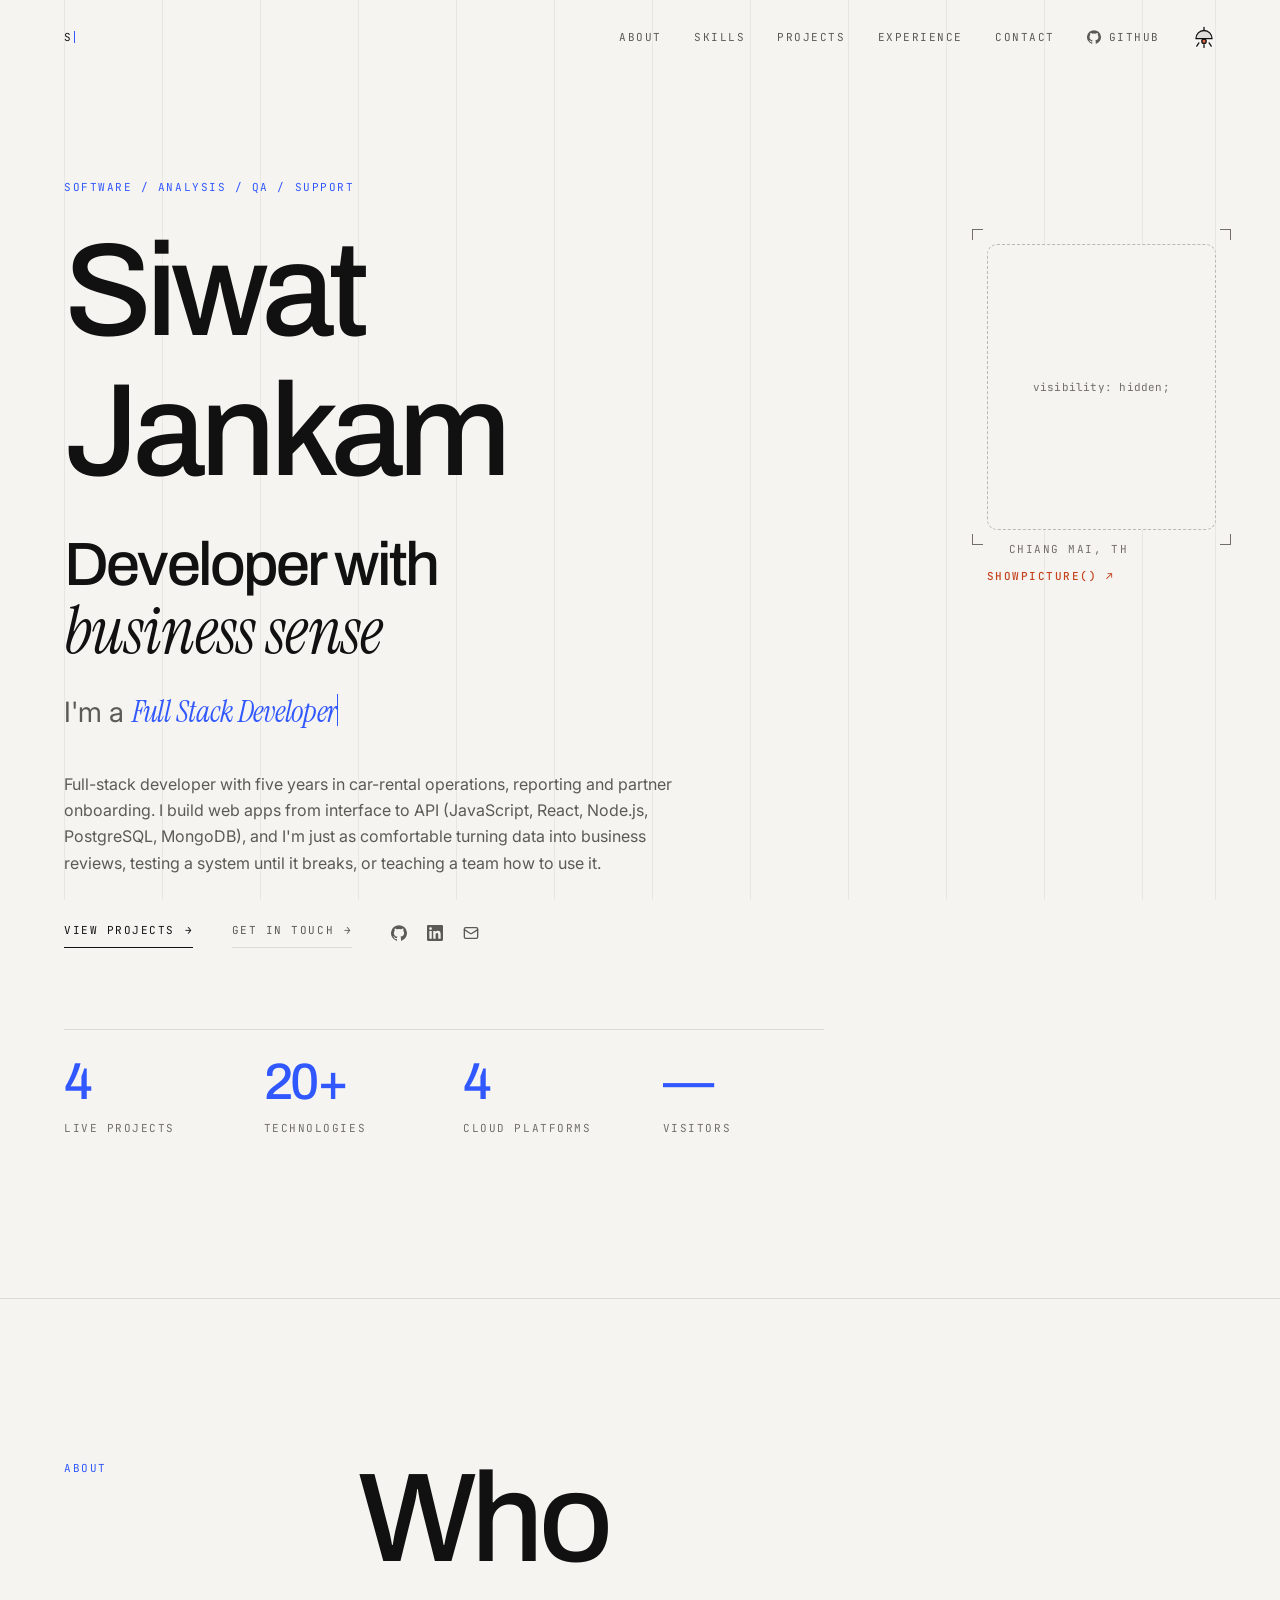
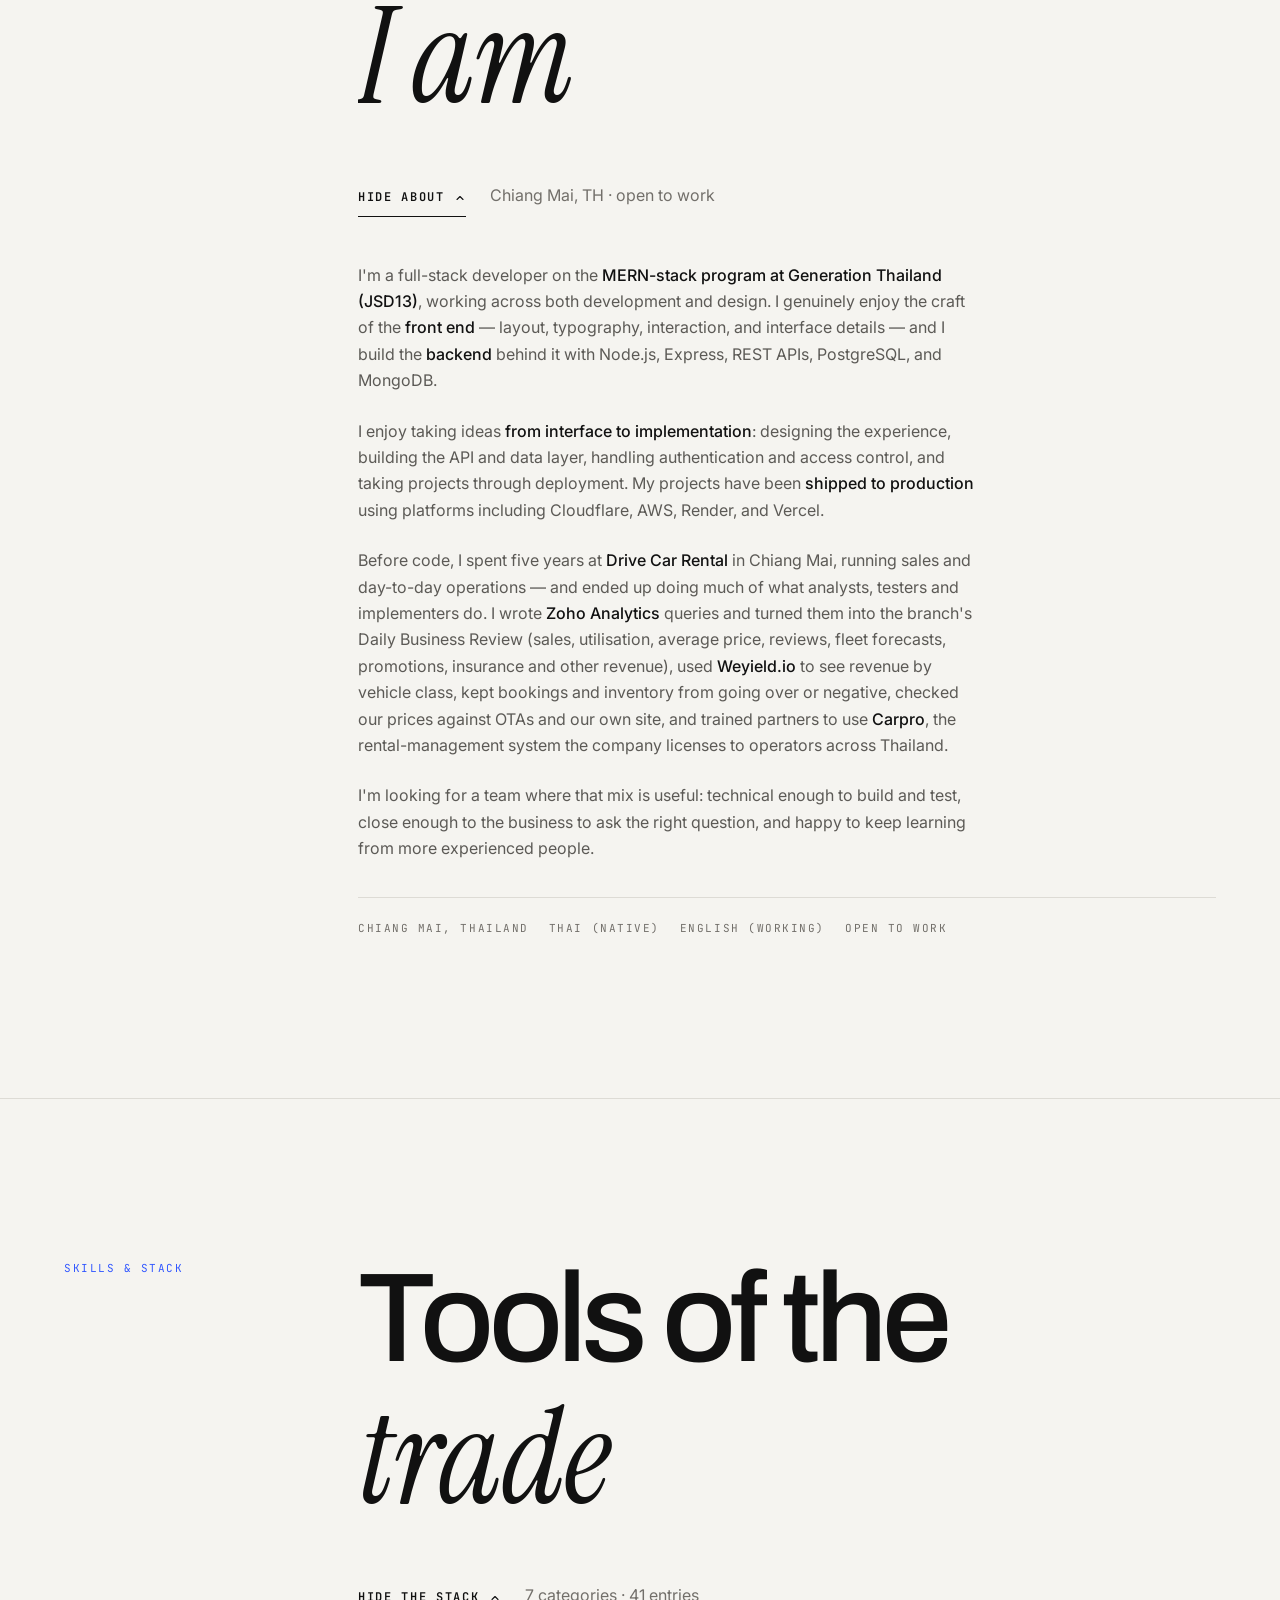
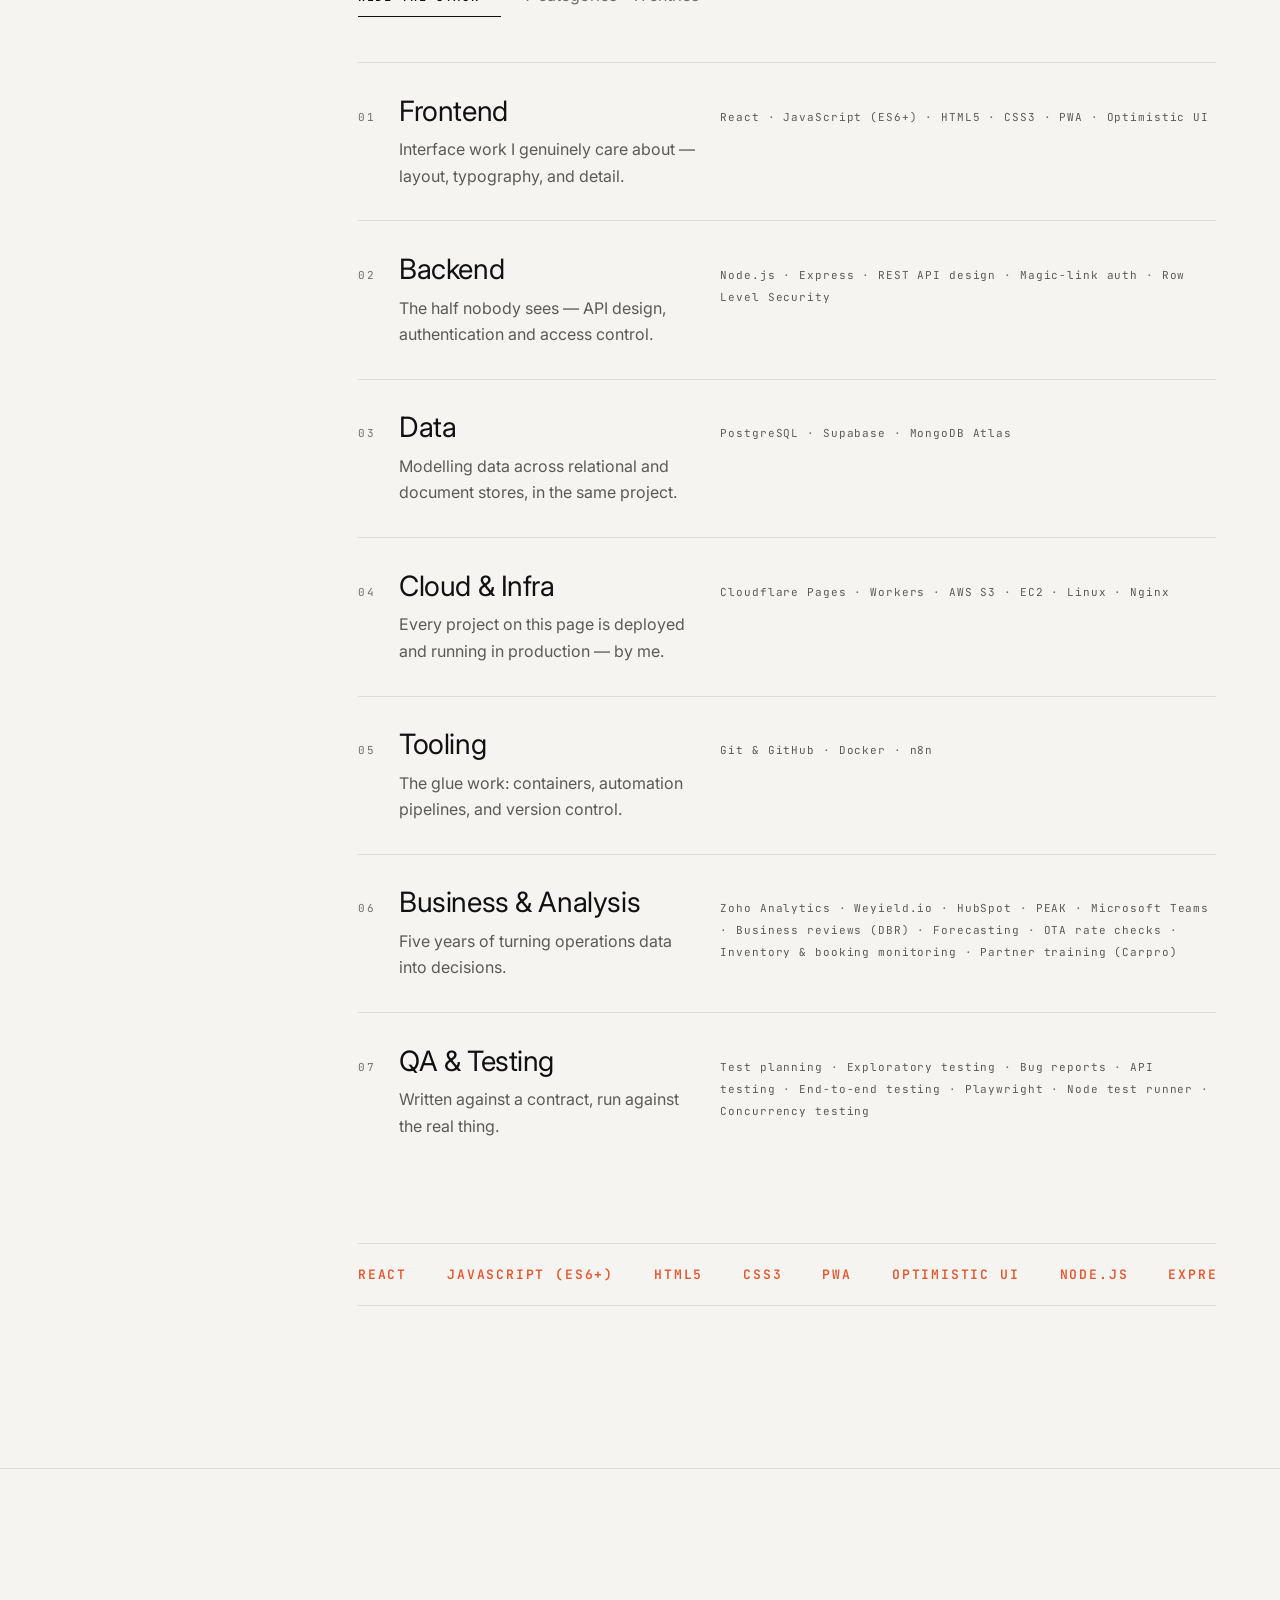
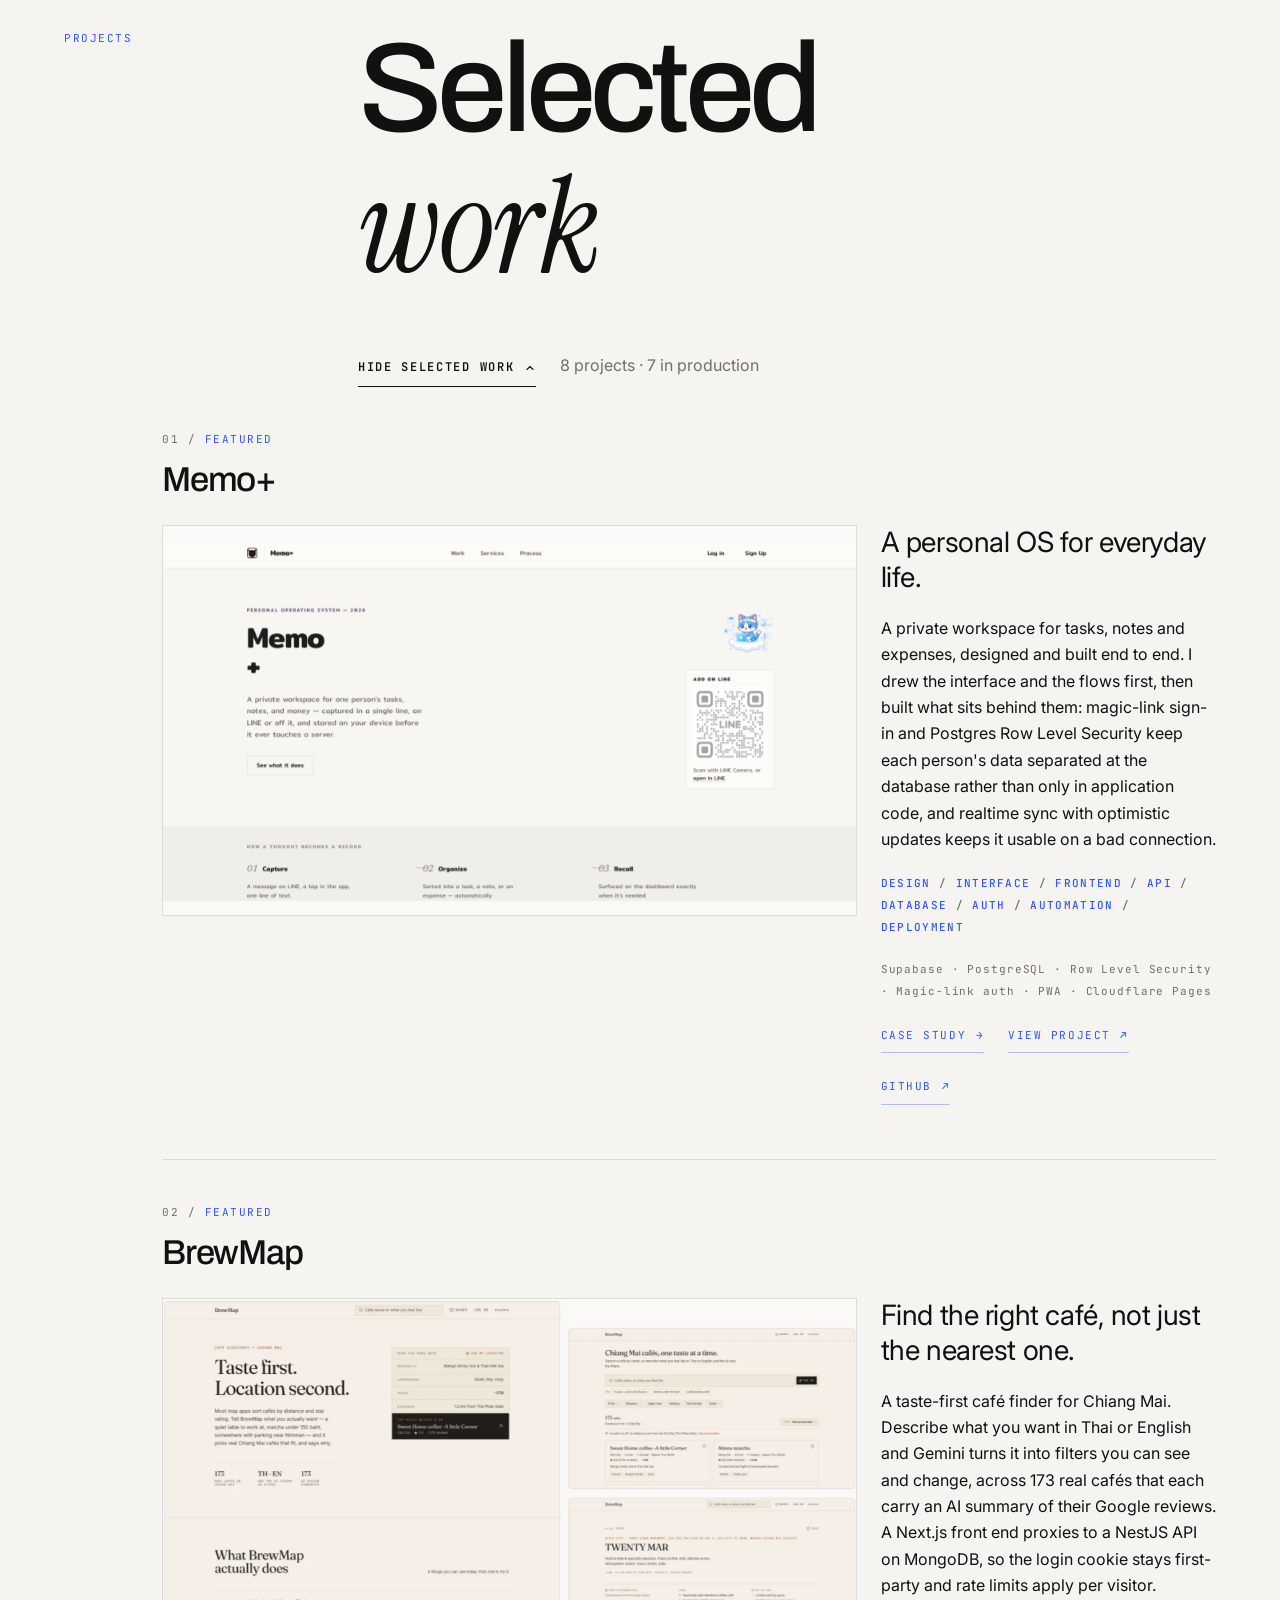
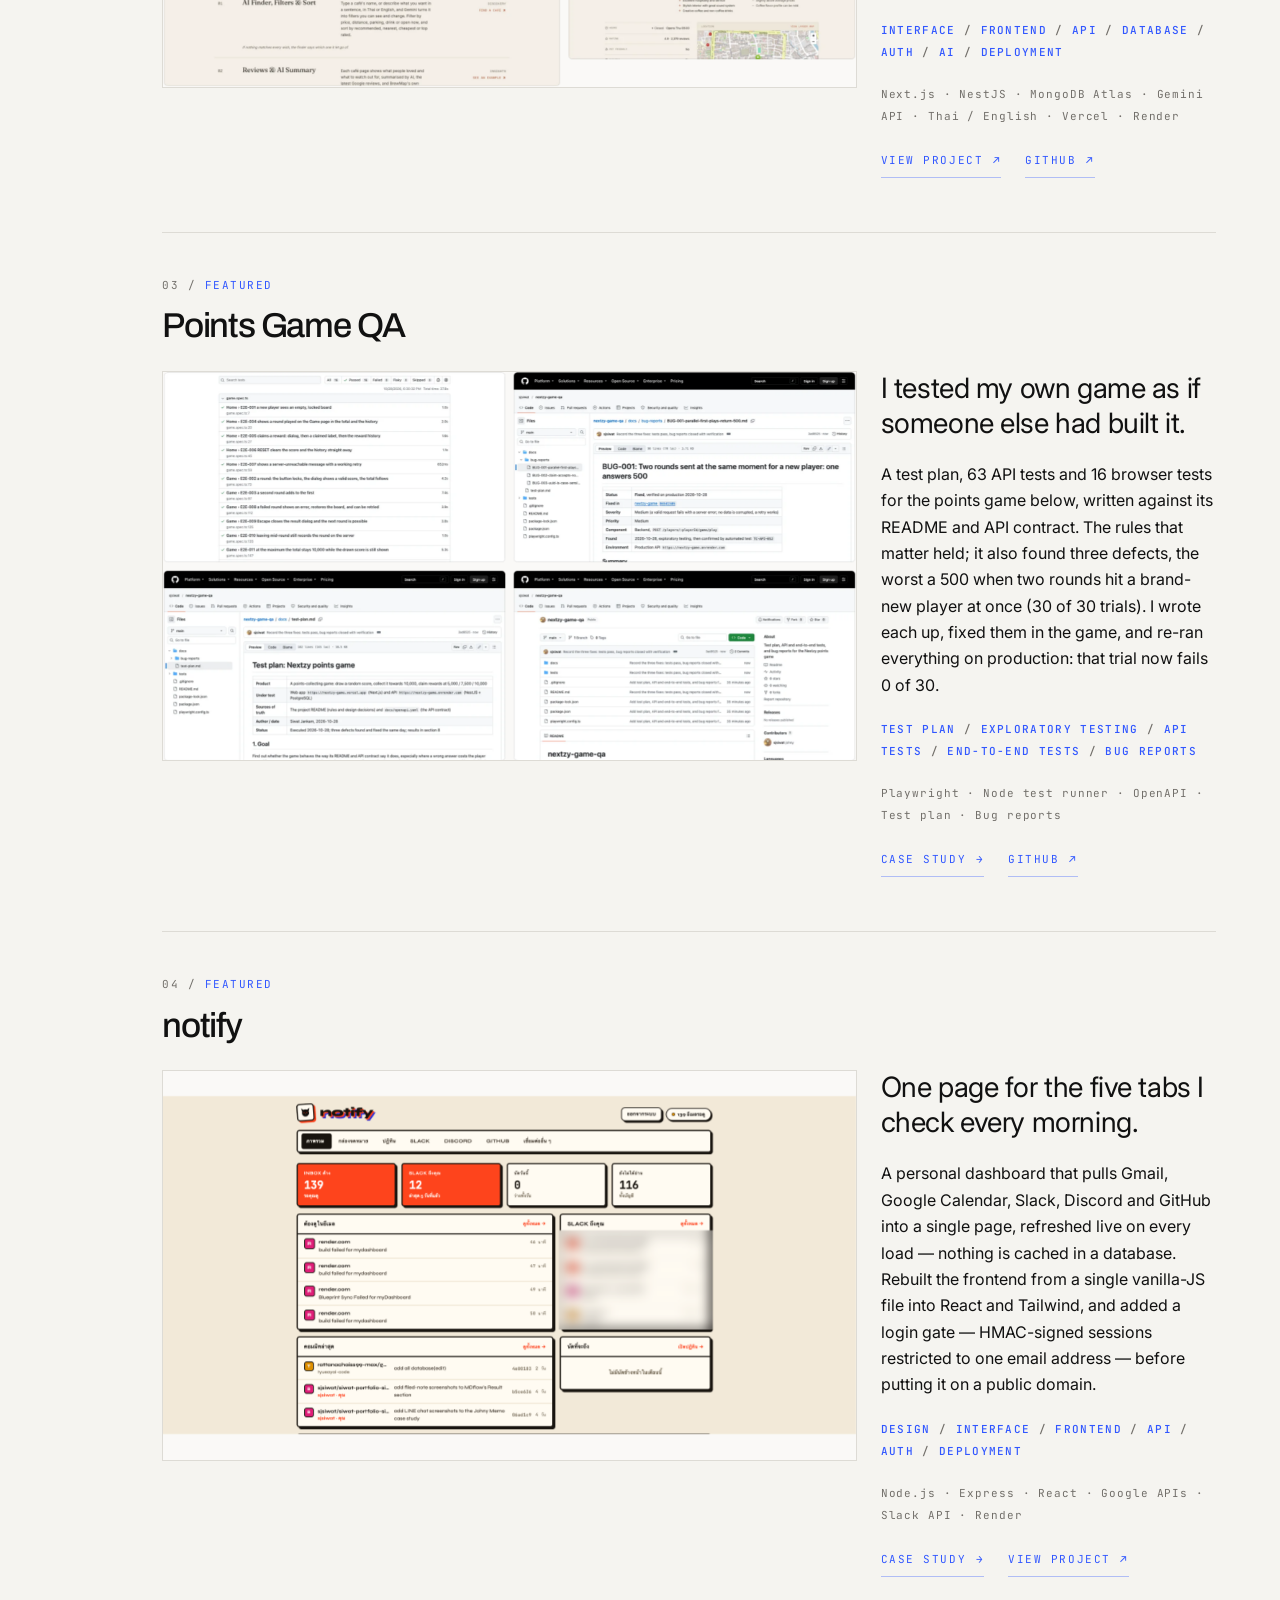
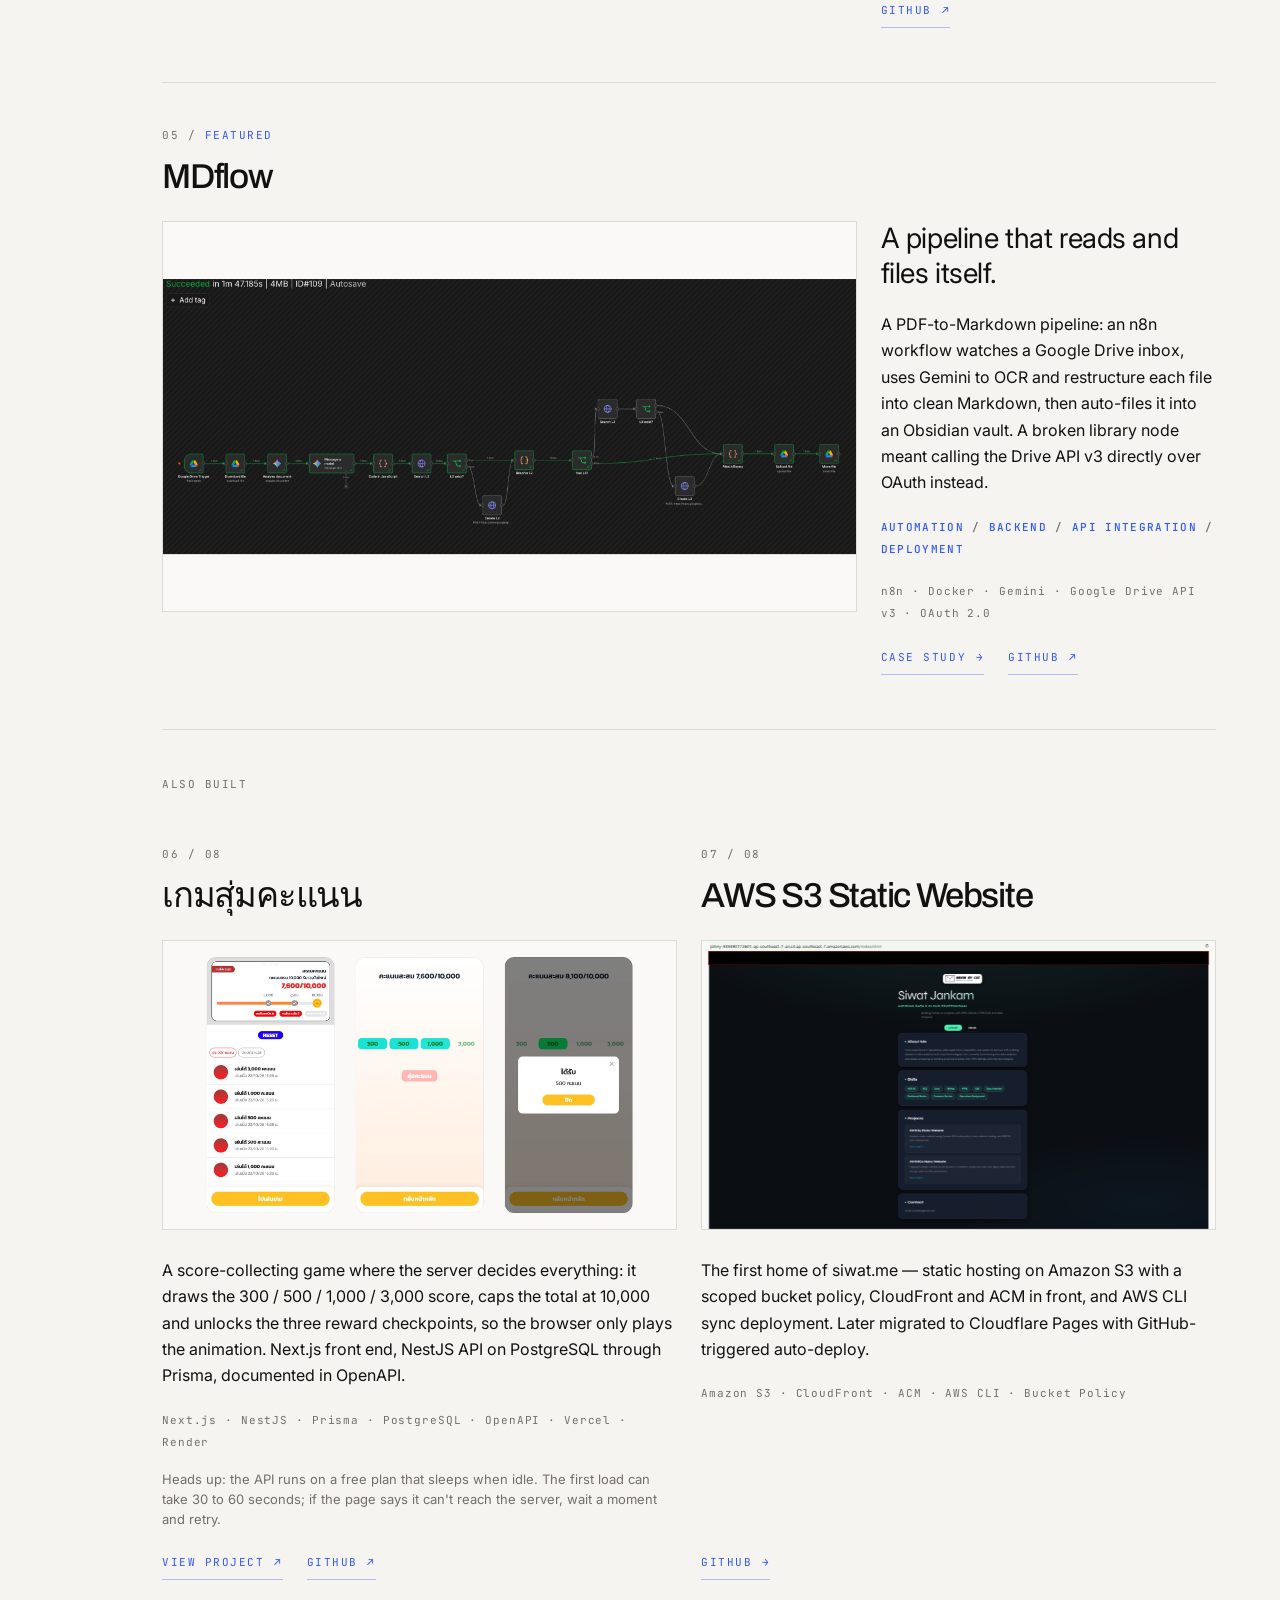
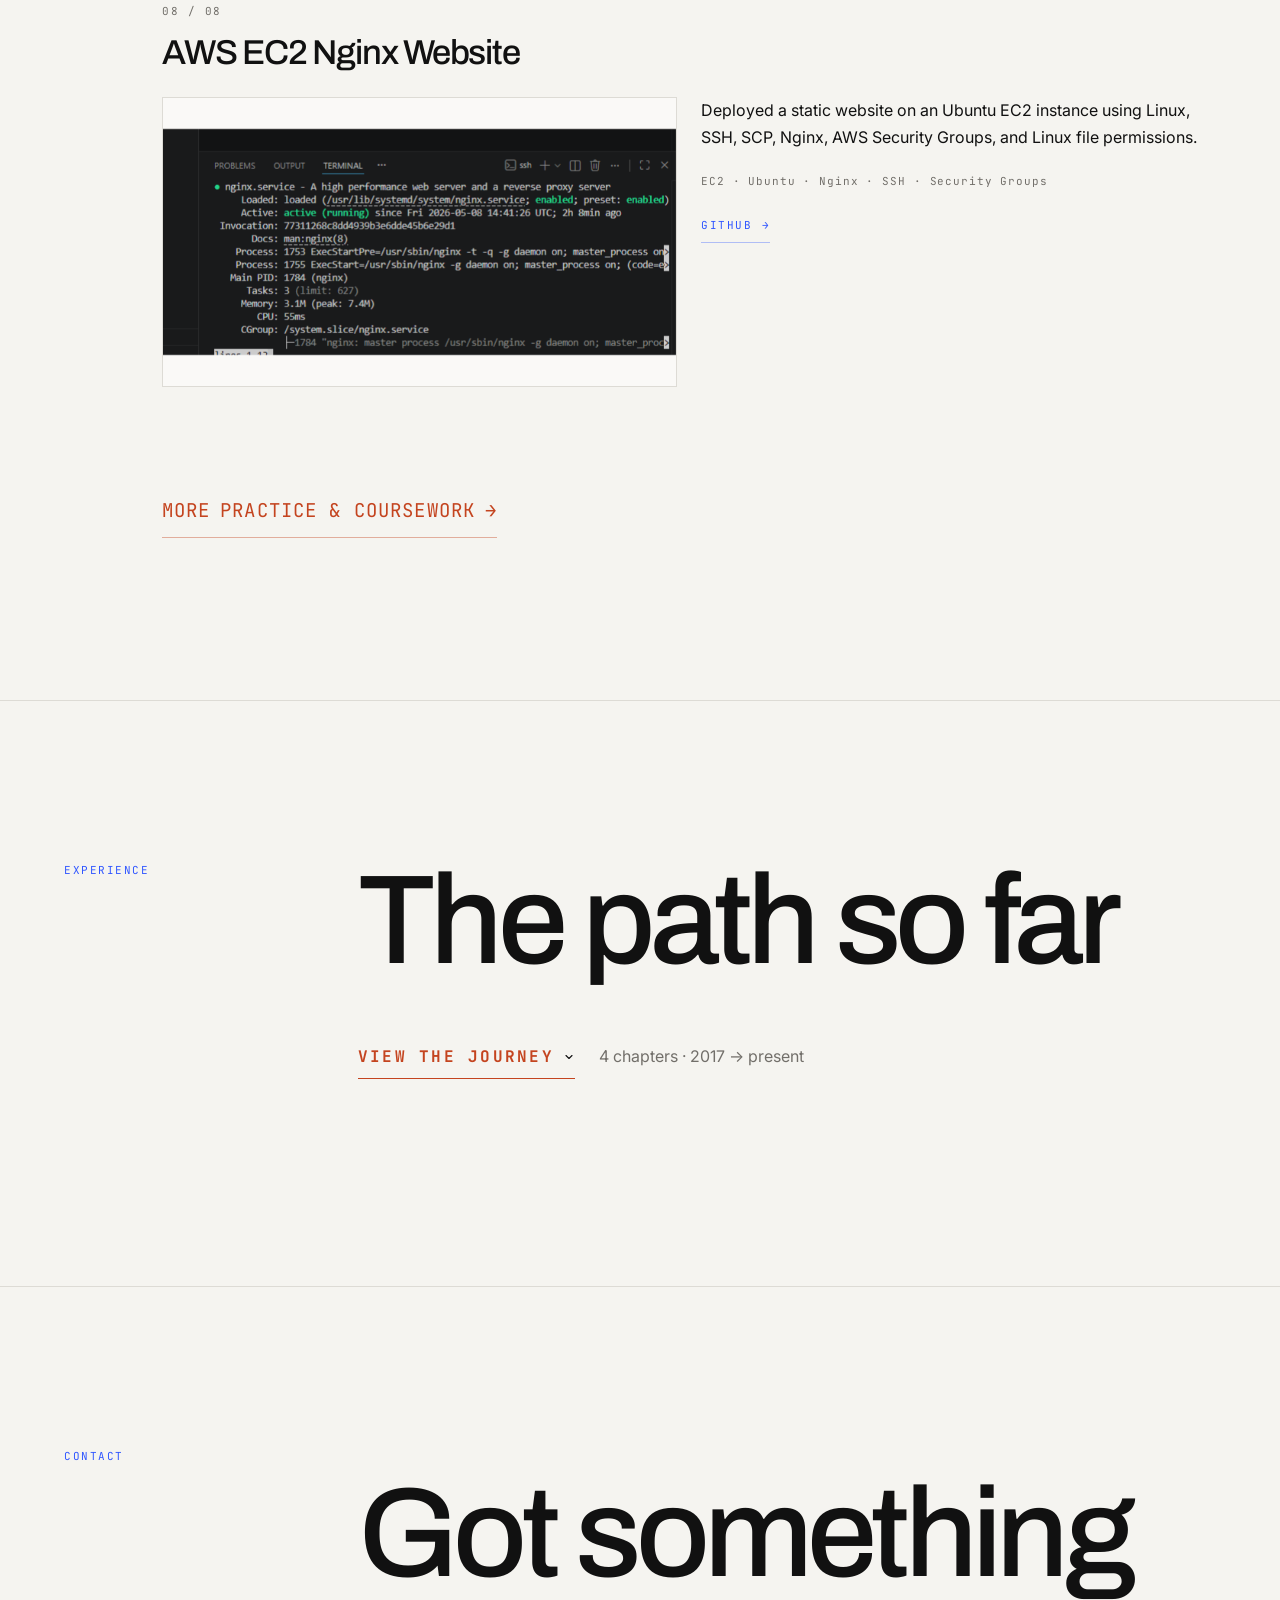
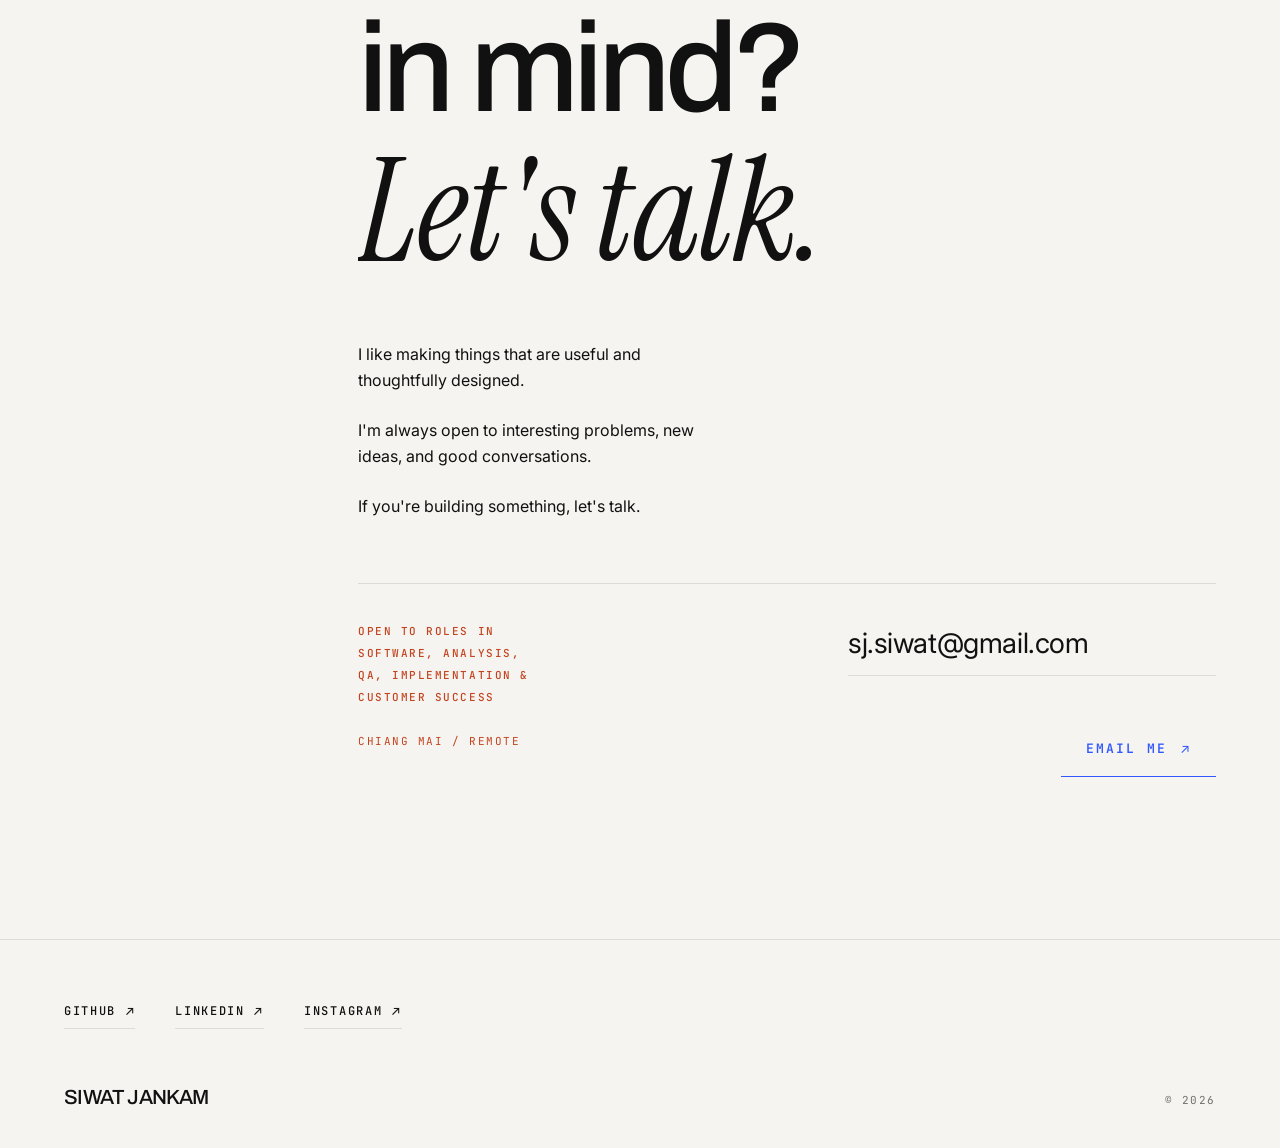
<file: index.html>
<!DOCTYPE html>
<html lang="en">

<head>
  <!-- ════════════════════════════════════════════
       META & TITLE
  ════════════════════════════════════════════ -->
  <meta charset="UTF-8" />
  <meta name="viewport" content="width=device-width, initial-scale=1.0" />
  <title>Siwat Jankam | Software, Analysis &amp; QA Portfolio</title>
  <meta name="description" content="Siwat Jankam — developer in Chiang Mai with five years of car-rental operations behind him. Builds web apps from interface to API, and is open to roles in software, analysis, QA, implementation and customer success." />
  <link rel="stylesheet" href="style.css" />
  <script>
    /* Runs before the first paint so a dark-mode visitor never sees a
       flash of paper. Everything else about the lamp lives in script.js. */
    try {
      var t = localStorage.getItem("theme");
      if (t === "dark" || t === "light") {
        document.documentElement.setAttribute("data-theme", t);
      }
    } catch (e) {}
  </script>

  <!-- Google Fonts -->
  <link rel="preconnect" href="https://fonts.googleapis.com" />
  <link rel="preconnect" href="https://fonts.gstatic.com" crossorigin />
  <link href="https://fonts.googleapis.com/css2?family=Archivo:wght@400;500&family=Instrument+Serif:ital@0;1&family=Inter:wght@400;500&family=JetBrains+Mono:wght@400;500;600&display=swap" rel="stylesheet" />
</head>

<body>

  <!-- Column rules — the grid, made visible -->
  <div class="grid-lines" aria-hidden="true">
    <span></span><span></span><span></span><span></span><span></span><span></span>
    <span></span><span></span><span></span><span></span><span></span><span></span>
  </div>

  <!-- Scroll progress hairline -->
  <div class="scroll-progress"><div class="scroll-progress__bar" id="progressBar"></div></div>


  <!-- ════════════════════════════════════════════
       NAV
  ════════════════════════════════════════════ -->
  <nav class="nav" id="nav">
    <div class="nav__inner">
      <span class="nav__logo">Siwat Jankam</span>

      <div class="nav__links">
        <button class="nav__link u-line" onclick="scrollToSection('about')">About</button>
        <button class="nav__link u-line" onclick="scrollToSection('skills')">Skills</button>
        <button class="nav__link u-line" onclick="scrollToSection('projects')">Projects</button>
        <button class="nav__link u-line" onclick="scrollToSection('activity')">Activity</button>
        <button class="nav__link u-line" onclick="scrollToSection('experience')">Experience</button>
        <button class="nav__link u-line" onclick="scrollToSection('contact')">Contact</button>
        <a href="https://github.com/sjsiwat" target="_blank" rel="noopener" class="nav__github">
          <svg width="14" height="14" fill="currentColor" viewBox="0 0 24 24"><path d="M12 .3a12 12 0 0 0-3.8 23.38c.6.11.82-.26.82-.58v-2.03c-3.34.73-4.04-1.61-4.04-1.61-.55-1.39-1.34-1.76-1.34-1.76-1.08-.74.08-.73.08-.73 1.2.09 1.83 1.24 1.83 1.24 1.07 1.83 2.81 1.3 3.5 1 .1-.78.42-1.31.76-1.61-2.67-.3-5.47-1.33-5.47-5.93 0-1.31.47-2.38 1.24-3.22-.14-.3-.54-1.52.1-3.18 0 0 1-.32 3.3 1.23a11.5 11.5 0 0 1 6 0c2.28-1.55 3.29-1.23 3.29-1.23.64 1.66.24 2.88.12 3.18.77.84 1.23 1.91 1.23 3.22 0 4.61-2.8 5.63-5.48 5.92.43.37.81 1.1.81 2.22v3.29c0 .32.22.7.83.58A12 12 0 0 0 12 .3z"/></svg>
          GITHUB
        </a>
      </div>

      <button class="lamp" id="lamp" type="button" aria-pressed="false"
              aria-label="Turn the lights down">
        <svg class="lamp__svg" width="22" height="22" viewBox="0 0 24 24" fill="none"
             stroke="currentColor" stroke-width="1.4" stroke-linecap="round"
             stroke-linejoin="round" aria-hidden="true">
          <path d="M12 1.6V4.9" />
          <path class="lamp__shade" d="M3.2 13.8C3.2 8.9 7.1 4.9 12 4.9s8.8 4 8.8 8.9Z" />
          <circle class="lamp__bulb" cx="12" cy="16.7" r="2.4" />
          <g class="lamp__rays">
            <path d="M6.4 18.4 4.1 22.0" />
            <path d="M12 20.5V23.4" />
            <path d="M17.6 18.4 19.9 22.0" />
          </g>
        </svg>
      </button>
      <button class="nav__burger" id="burger" aria-label="Toggle menu">
        <svg id="iconMenu" width="20" height="20" fill="none" stroke="currentColor" stroke-width="2" stroke-linecap="round" viewBox="0 0 24 24"><line x1="4" y1="6" x2="20" y2="6"/><line x1="4" y1="12" x2="20" y2="12"/><line x1="4" y1="18" x2="20" y2="18"/></svg>
        <svg id="iconClose" width="20" height="20" fill="none" stroke="currentColor" stroke-width="2" stroke-linecap="round" viewBox="0 0 24 24" style="display:none"><line x1="6" y1="6" x2="18" y2="18"/><line x1="18" y1="6" x2="6" y2="18"/></svg>
      </button>
    </div>

    <div class="nav__mobile" id="mobileMenu">
      <button onclick="scrollToSection('about')">About</button>
      <button onclick="scrollToSection('skills')">Skills</button>
      <button onclick="scrollToSection('projects')">Projects</button>
      <button onclick="scrollToSection('activity')">Activity</button>
      <button onclick="scrollToSection('experience')">Experience</button>
      <button onclick="scrollToSection('contact')">Contact</button>
    </div>
  </nav>


  <main>

    <!-- ════════════════════════════════════════════
         HERO
    ════════════════════════════════════════════ -->
    <section class="hero" id="home">
      <div class="wrap hero__inner">

        <!-- Kicker owns the top row so the portrait can start level with the name -->
        <p class="hero__kicker">Software / Analysis / QA / Support</p>

        <!-- Left: text -->
        <div class="hero__text">
          <h1 class="hero__name" data-letters aria-label="Siwat Jankam">Siwat<br />Jankam</h1>

          <p class="hero__tagline">Developer with<br /><span class="accent">business sense</span></p>

          <div class="hero__typing">
            <span class="lead">I'm a</span>
            <span class="typed"><span id="typedText"></span><span class="caret" aria-hidden="true"></span></span>
          </div>

          <p class="hero__intro">
            Full-stack developer with five years in car-rental operations, reporting and partner
            onboarding. I build web apps from interface to API (JavaScript, React, Node.js,
            PostgreSQL, MongoDB), and I'm just as comfortable turning data into business reviews,
            testing a system until it breaks, or teaching a team how to use it.
          </p>

          <div class="hero__actions">
            <button class="btn" onclick="scrollToSection('projects')">View Projects <span class="btn__arrow">&#8594;</span></button>
            <button class="btn btn--quiet" onclick="scrollToSection('contact')">Get in Touch <span class="btn__arrow">&#8594;</span></button>

            <div class="hero__socials">
              <a href="https://github.com/sjsiwat" target="_blank" rel="noopener" aria-label="GitHub">
                <svg width="16" height="16" fill="currentColor" viewBox="0 0 24 24"><path d="M12 .3a12 12 0 0 0-3.8 23.38c.6.11.82-.26.82-.58v-2.03c-3.34.73-4.04-1.61-4.04-1.61-.55-1.39-1.34-1.76-1.34-1.76-1.08-.74.08-.73.08-.73 1.2.09 1.83 1.24 1.83 1.24 1.07 1.83 2.81 1.3 3.5 1 .1-.78.42-1.31.76-1.61-2.67-.3-5.47-1.33-5.47-5.93 0-1.31.47-2.38 1.24-3.22-.14-.3-.54-1.52.1-3.18 0 0 1-.32 3.3 1.23a11.5 11.5 0 0 1 6 0c2.28-1.55 3.29-1.23 3.29-1.23.64 1.66.24 2.88.12 3.18.77.84 1.23 1.91 1.23 3.22 0 4.61-2.8 5.63-5.48 5.92.43.37.81 1.1.81 2.22v3.29c0 .32.22.7.83.58A12 12 0 0 0 12 .3z"/></svg>
              </a>
              <a href="https://www.linkedin.com/in/siwat-jankam-9a340016a" target="_blank" rel="noopener" aria-label="LinkedIn">
                <svg width="16" height="16" fill="currentColor" viewBox="0 0 24 24"><path d="M20.45 20.45h-3.55v-5.57c0-1.33-.03-3.04-1.85-3.04-1.85 0-2.13 1.45-2.13 2.94v5.67H9.37V9h3.41v1.56h.05c.47-.9 1.63-1.85 3.36-1.85 3.59 0 4.26 2.37 4.26 5.45v6.29zM5.34 7.43a2.06 2.06 0 1 1 0-4.12 2.06 2.06 0 0 1 0 4.12zm1.78 13.02H3.56V9h3.56v11.45zM22.22 0H1.77C.79 0 0 .77 0 1.73v20.54C0 23.23.79 24 1.77 24h20.45C23.2 24 24 23.23 24 22.27V1.73C24 .77 23.2 0 22.22 0z"/></svg>
              </a>
              <a href="mailto:sj.siwat@gmail.com" aria-label="Email">
                <svg width="16" height="16" fill="none" stroke="currentColor" stroke-width="2" stroke-linecap="round" stroke-linejoin="round" viewBox="0 0 24 24"><rect x="2" y="4" width="20" height="16" rx="2"/><path d="m22 7-8.97 5.7a1.94 1.94 0 0 1-2.06 0L2 7"/></svg>
              </a>
            </div>
          </div>

          <!-- Stat cards -->
          <div class="stats">
            <div class="stat" title="All four run in production">
              <div class="stat__value" data-count="4">0</div>
              <div class="stat__label">Live Projects</div>
            </div>
            <div class="stat">
              <div class="stat__value" data-count="20" data-suffix="+">0</div>
              <div class="stat__label">Technologies</div>
            </div>
            <div class="stat" title="Cloudflare · AWS · Render · Vercel">
              <div class="stat__value" data-count="4">0</div>
              <div class="stat__label">Cloud Platforms</div>
            </div>
            <div class="stat" title="Counted by my own API on Cloudflare Workers + D1">
              <div class="stat__value" id="visitor-count">—</div>
              <div class="stat__label">Visitors</div>
            </div>
          </div>
        </div>

        <!-- Right: profile photo -->
        <div class="hero__photo">
          <div class="profile">
            <div class="profile__frame">
              <div class="profile__img img-reveal portrait" data-portrait>
                <span class="portrait__print" data-print="0">
                  <img class="portrait__real portrait__real--color" src="images/portrait-formal-color.webp" alt="Siwat Jankam in a white shirt and navy tie" />
                  <img class="portrait__real portrait__real--bw" src="images/portrait-formal-bw.webp" alt="Siwat Jankam in a white shirt and navy tie" />
                </span>
                <span class="portrait__print" data-print="1">
                  <img class="portrait__real portrait__real--color" src="images/portrait-selfie-color.webp" alt="Siwat Jankam in a blue cap, taking a mirror selfie" />
                  <img class="portrait__real portrait__real--bw" src="images/portrait-selfie-bw.webp" alt="Siwat Jankam in a blue cap, taking a mirror selfie" />
                </span>
                <span class="portrait__code" aria-hidden="true">visibility: hidden;</span>
              </div>
              <span class="crop crop--tl" aria-hidden="true"></span>
              <span class="crop crop--tr" aria-hidden="true"></span>
              <span class="crop crop--bl" aria-hidden="true"></span>
              <span class="crop crop--br" aria-hidden="true"></span>
            </div>
            <p class="profile__caption">
              <span>Chiang Mai, TH</span>
            </p>
            <button class="portrait__toggle" type="button" aria-pressed="false"
                    data-portrait-toggle>
              <span class="portrait__toggle-label">showPicture()</span>
              <span class="portrait__toggle-arrow" aria-hidden="true">&#8599;</span>
            </button>
          </div>
        </div>

      </div>
    </section>


    <!-- ════════════════════════════════════════════
         ABOUT
    ════════════════════════════════════════════ -->
    <section class="section" id="about">
      <div class="wrap">
        <div class="section-label">
          <span>About</span>
        </div>
        <div class="section__body">
          <h2 class="section-title">Who <span class="accent">I am</span></h2>

          <div class="disclosure">
            <button class="disclosure__btn" aria-expanded="true" aria-controls="panel-about" data-noun="about">
              <span class="disclosure__label">Hide about</span>
              <span class="disclosure__chev" aria-hidden="true"><svg width="12" height="12" fill="none" stroke="currentColor" stroke-width="2.25" stroke-linecap="round" stroke-linejoin="round" viewBox="0 0 24 24"><polyline points="6 9 12 15 18 9"/></svg></span>
            </button>
            <span class="disclosure__hint">Chiang Mai, TH &middot; open to work</span>
          </div>

          <div class="disclosure__panel is-open" id="panel-about">
            <div class="disclosure__inner">

            <div class="about-card reveal">
              <p>
                I'm a full-stack developer on the <strong>MERN-stack program at Generation Thailand
                (JSD13)</strong>, working across both development and design. I genuinely enjoy the
                craft of the <strong>front end</strong> — layout, typography, interaction, and
                interface details — and I build the <strong>backend</strong> behind it with Node.js,
                Express, REST APIs, PostgreSQL, and MongoDB.
              </p>
              <p>
                I enjoy taking ideas <strong>from interface to implementation</strong>: designing the
                experience, building the API and data layer, handling authentication and access control,
                and taking projects through deployment. My projects have been <strong>shipped to
                production</strong> using platforms including Cloudflare, AWS, Render, and Vercel.
              </p>
              <p>
                Before code, I spent five years at <strong>Drive Car Rental</strong> in Chiang Mai,
                running sales and day-to-day operations — and ended up doing much of what analysts,
                testers and implementers do. I wrote <strong>Zoho Analytics</strong> queries and turned
                them into the branch's Daily Business Review (sales, utilisation, average price,
                reviews, fleet forecasts, promotions, insurance and other revenue), used
                <strong>Weyield.io</strong> to see revenue by vehicle class, kept bookings and inventory
                from going over or negative, checked our prices against OTAs and our own site, and
                trained partners to use <strong>Carpro</strong>, the rental-management system the
                company licenses to operators across Thailand.
              </p>
              <p>
                I'm looking for a team where that mix is useful: technical enough to build and test,
                close enough to the business to ask the right question, and happy to keep learning
                from more experienced people.
              </p>
              <div class="about-meta">
                <span>Chiang Mai, Thailand</span>
                <span>Thai (Native)</span>
                <span>English (Working)</span>
                <span>Open to work</span>
              </div>
            </div>
            </div>
          </div>
        </div>
      </div>
    </section>


    <!-- ════════════════════════════════════════════
         SKILLS / TECH STACK
    ════════════════════════════════════════════ -->
    <section class="section" id="skills">
      <div class="wrap">
        <div class="section-label">
          <span>Skills &amp; Stack</span>
        </div>
        <div class="section__body">
          <h2 class="section-title">Tools of the <span class="accent">trade</span></h2>

          <div class="disclosure">
            <button class="disclosure__btn" aria-expanded="true" aria-controls="panel-skills" data-noun="the stack">
              <span class="disclosure__label">Hide the stack</span>
              <span class="disclosure__chev" aria-hidden="true"><svg width="12" height="12" fill="none" stroke="currentColor" stroke-width="2.25" stroke-linecap="round" stroke-linejoin="round" viewBox="0 0 24 24"><polyline points="6 9 12 15 18 9"/></svg></span>
            </button>
            <span class="disclosure__hint">7 categories &middot; 41 entries</span>
          </div>

          <div class="disclosure__panel is-open" id="panel-skills">
            <div class="disclosure__inner">

            <div class="stack reveal" id="skillStack">

            <div class="stack__row">
              <span class="stack__num">01</span>
              <div>
                <h3 class="stack__name">Frontend</h3>
                <p class="stack__note">Interface work I genuinely care about — layout, typography, and detail.</p>
              </div>
              <p class="stack__tags"><span>React</span><span>JavaScript (ES6+)</span><span>HTML5</span><span>CSS3</span><span>PWA</span><span>Optimistic UI</span></p>
            </div>
            <div class="stack__row">
              <span class="stack__num">02</span>
              <div>
                <h3 class="stack__name">Backend</h3>
                <p class="stack__note">The half nobody sees — API design, authentication and access control.</p>
              </div>
              <p class="stack__tags"><span>Node.js</span><span>Express</span><span>REST API design</span><span>Magic-link auth</span><span>Row Level Security</span></p>
            </div>
            <div class="stack__row">
              <span class="stack__num">03</span>
              <div>
                <h3 class="stack__name">Data</h3>
                <p class="stack__note">Modelling data across relational and document stores, in the same project.</p>
              </div>
              <p class="stack__tags"><span>PostgreSQL</span><span>Supabase</span><span>MongoDB Atlas</span></p>
            </div>
            <div class="stack__row">
              <span class="stack__num">04</span>
              <div>
                <h3 class="stack__name">Cloud &amp; Infra</h3>
                <p class="stack__note">Every project on this page is deployed and running in production — by me.</p>
              </div>
              <p class="stack__tags"><span>Cloudflare Pages</span><span>Workers</span><span>AWS S3</span><span>EC2</span><span>Linux</span><span>Nginx</span></p>
            </div>
            <div class="stack__row">
              <span class="stack__num">05</span>
              <div>
                <h3 class="stack__name">Tooling</h3>
                <p class="stack__note">The glue work: containers, automation pipelines, and version control.</p>
              </div>
              <p class="stack__tags"><span>Git &amp; GitHub</span><span>Docker</span><span>n8n</span></p>
            </div>

            <div class="stack__row">
              <span class="stack__num">06</span>
              <div>
                <h3 class="stack__name">Business &amp; Analysis</h3>
                <p class="stack__note">Five years of turning operations data into decisions.</p>
              </div>
              <p class="stack__tags"><span>Zoho Analytics</span><span>Weyield.io</span><span>HubSpot</span><span>PEAK</span><span>Microsoft Teams</span><span>Business reviews (DBR)</span><span>Forecasting</span><span>OTA rate checks</span><span>Inventory &amp; booking monitoring</span><span>Partner training (Carpro)</span></p>
            </div>

            <div class="stack__row">
              <span class="stack__num">07</span>
              <div>
                <h3 class="stack__name">QA &amp; Testing</h3>
                <p class="stack__note">Written against a contract, run against the real thing.</p>
              </div>
              <p class="stack__tags"><span>Test planning</span><span>Exploratory testing</span><span>Bug reports</span><span>API testing</span><span>End-to-end testing</span><span>Playwright</span><span>Node test runner</span><span>Concurrency testing</span></p>
            </div>

            <div class="marquee" aria-hidden="true">
              <div class="marquee__track">
                <div class="marquee__group"><span>React</span><span>JavaScript (ES6+)</span><span>HTML5</span><span>CSS3</span><span>PWA</span><span>Optimistic UI</span><span>Node.js</span><span>Express</span><span>REST API design</span><span>Magic-link auth</span><span>Row Level Security</span><span>PostgreSQL</span><span>Supabase</span><span>MongoDB Atlas</span><span>Cloudflare Pages</span><span>Workers</span><span>AWS S3</span><span>EC2</span><span>Linux</span><span>Nginx</span><span>Git &amp; GitHub</span><span>Docker</span><span>n8n</span><span>Zoho Analytics</span><span>Weyield.io</span><span>HubSpot</span><span>PEAK</span><span>Microsoft Teams</span><span>Business reviews (DBR)</span><span>Forecasting</span><span>OTA rate checks</span><span>Inventory &amp; booking monitoring</span><span>Partner training (Carpro)</span><span>Test planning</span><span>Exploratory testing</span><span>Bug reports</span><span>API testing</span><span>End-to-end testing</span><span>Playwright</span><span>Node test runner</span><span>Concurrency testing</span></div>
                <div class="marquee__group"><span>React</span><span>JavaScript (ES6+)</span><span>HTML5</span><span>CSS3</span><span>PWA</span><span>Optimistic UI</span><span>Node.js</span><span>Express</span><span>REST API design</span><span>Magic-link auth</span><span>Row Level Security</span><span>PostgreSQL</span><span>Supabase</span><span>MongoDB Atlas</span><span>Cloudflare Pages</span><span>Workers</span><span>AWS S3</span><span>EC2</span><span>Linux</span><span>Nginx</span><span>Git &amp; GitHub</span><span>Docker</span><span>n8n</span><span>Zoho Analytics</span><span>Weyield.io</span><span>HubSpot</span><span>PEAK</span><span>Microsoft Teams</span><span>Business reviews (DBR)</span><span>Forecasting</span><span>OTA rate checks</span><span>Inventory &amp; booking monitoring</span><span>Partner training (Carpro)</span><span>Test planning</span><span>Exploratory testing</span><span>Bug reports</span><span>API testing</span><span>End-to-end testing</span><span>Playwright</span><span>Node test runner</span><span>Concurrency testing</span></div>
              </div>
            </div>

            </div>
            </div>
          </div>
        </div>
      </div>
    </section>


    <!-- ════════════════════════════════════════════
         PROJECTS
    ════════════════════════════════════════════ -->
    <section class="section" id="projects">
      <div class="wrap">
        <div class="section-label">
          <span>Projects</span>
        </div>
        <div class="section__body">
          <h2 class="section-title">Selected <span class="accent">work</span></h2>

          <div class="disclosure">
            <button class="disclosure__btn" aria-expanded="true" aria-controls="panel-projects" data-noun="selected work">
              <span class="disclosure__label">Hide selected work</span>
              <span class="disclosure__chev" aria-hidden="true"><svg width="12" height="12" fill="none" stroke="currentColor" stroke-width="2.25" stroke-linecap="round" stroke-linejoin="round" viewBox="0 0 24 24"><polyline points="6 9 12 15 18 9"/></svg></span>
            </button>
            <span class="disclosure__hint">8 projects &middot; 7 in production</span>
          </div>

          <div class="disclosure__panel disclosure__panel--wide is-open" id="panel-projects">
            <div class="disclosure__inner">


            <article class="project project--featured reveal">
              <div class="project__head">
                <span class="project__index">01 / <span class="project__badge">Featured</span></span>
                <h3 class="project__title">Memo+</h3>
              </div>

              <div class="project__figure img-reveal">
                <img src="project-images/memo_plus.png" alt="Memo+ — the landing page and workspace" loading="lazy" />
              </div>

              <div class="project__text">
                <p class="project__lead">A personal OS for everyday life.</p>
                <p class="project__desc">
                  A private workspace for tasks, notes and expenses, designed and built end to end.
                  I drew the interface and the flows first, then built what sits behind them:
                  magic-link sign-in and Postgres Row Level Security keep each person's data
                  separated at the database rather than only in application code, and realtime
                  sync with optimistic updates keeps it usable on a bad connection.
                </p>
                <p class="project__craft" aria-label="What I handled on this project">
                  <span>Design</span><span>Interface</span><span>Frontend</span><span>API</span><span>Database</span><span>Auth</span><span>Automation</span><span>Deployment</span>
                </p>
                <p class="project__meta"><span>Supabase</span><span>PostgreSQL</span><span>Row Level Security</span><span>Magic-link auth</span><span>PWA</span><span>Cloudflare Pages</span></p>
                <div class="project__links">
                  <a class="btn" href="work/memo-plus.html">Case study <span class="btn__arrow">&#8594;</span></a>
                  <a class="btn btn--quiet project__cta" href="https://memo.siwat.me" target="_blank" rel="noopener">View project <span class="btn__arrow">&#8599;</span></a>
                  <a class="btn btn--quiet" href="https://github.com/sjsiwat/myMemo" target="_blank" rel="noopener">GitHub <span class="btn__arrow">&#8599;</span></a>
                </div>
              </div>
            </article>

            <article class="project project--featured reveal">
              <div class="project__head">
                <span class="project__index">02 / <span class="project__badge">Featured</span></span>
                <h3 class="project__title">BrewMap</h3>
              </div>

              <div class="project__figure img-reveal">
                <img src="project-images/brewmap.webp" alt="BrewMap — the landing page, the café finder with filters, and a café page with an AI review summary and map" loading="lazy" />
              </div>

              <div class="project__text">
                <p class="project__lead">Find the right café, not just the nearest one.</p>
                <p class="project__desc">
                  A taste-first café finder for Chiang Mai. Describe what you want in Thai or English
                  and Gemini turns it into filters you can see and change, across 173 real cafés that
                  each carry an AI summary of their Google reviews. A Next.js front end proxies to a
                  NestJS API on MongoDB, so the login cookie stays first-party and rate limits apply
                  per visitor.
                </p>
                <p class="project__craft" aria-label="What I handled on this project">
                  <span>Interface</span><span>Frontend</span><span>API</span><span>Database</span><span>Auth</span><span>AI</span><span>Deployment</span>
                </p>
                <p class="project__meta"><span>Next.js</span><span>NestJS</span><span>MongoDB Atlas</span><span>Gemini API</span><span>Thai / English</span><span>Vercel</span><span>Render</span></p>
                <div class="project__links">
                  <a class="btn btn--quiet project__cta" href="https://brewmap-cafe.vercel.app" target="_blank" rel="noopener">View project <span class="btn__arrow">&#8599;</span></a>
                  <a class="btn btn--quiet" href="https://github.com/sjsiwat/Brewmap" target="_blank" rel="noopener">GitHub <span class="btn__arrow">&#8599;</span></a>
                </div>
              </div>
            </article>

            <article class="project project--featured reveal">
              <div class="project__head">
                <span class="project__index">03 / <span class="project__badge">Featured</span></span>
                <h3 class="project__title">Points Game QA</h3>
              </div>

              <div class="project__figure img-reveal">
                <img src="project-images/qa-game.webp" alt="Points Game QA — the Playwright report with 16 of 16 passing, a bug report, the test plan and the repository" loading="lazy" />
              </div>

              <div class="project__text">
                <p class="project__lead">I tested my own game as if someone else had built it.</p>
                <p class="project__desc">
                  A test plan, 63 API tests and 16 browser tests for the points game below, written
                  against its README and API contract. The rules that matter held; it also found
                  three defects, the worst a 500 when two rounds hit a brand-new player at once
                  (30 of 30 trials). I wrote each up, fixed them in the game, and re-ran everything
                  on production: that trial now fails 0 of 30.
                </p>
                <p class="project__craft" aria-label="What I handled on this project">
                  <span>Test plan</span><span>Exploratory testing</span><span>API tests</span><span>End-to-end tests</span><span>Bug reports</span>
                </p>
                <p class="project__meta"><span>Playwright</span><span>Node test runner</span><span>OpenAPI</span><span>Test plan</span><span>Bug reports</span></p>
                <div class="project__links">
                  <a class="btn" href="work/nextzy-game-qa.html">Case study <span class="btn__arrow">&#8594;</span></a>
                  <a class="btn btn--quiet" href="https://github.com/sjsiwat/nextzy-game-qa" target="_blank" rel="noopener">GitHub <span class="btn__arrow">&#8599;</span></a>
                </div>
              </div>
            </article>

            <article class="project project--featured reveal">
              <div class="project__head">
                <span class="project__index">04 / <span class="project__badge">Featured</span></span>
                <h3 class="project__title">notify</h3>
              </div>

              <div class="project__figure img-reveal">
                <img src="project-images/notify_overview.png" alt="notify — the overview dashboard, pulling Gmail, Slack, Calendar and GitHub into one page" loading="lazy" />
              </div>

              <div class="project__text">
                <p class="project__lead">One page for the five tabs I check every morning.</p>
                <p class="project__desc">
                  A personal dashboard that pulls Gmail, Google Calendar, Slack, Discord and GitHub
                  into a single page, refreshed live on every load — nothing is cached in a database.
                  Rebuilt the frontend from a single vanilla-JS file into React and Tailwind, and
                  added a login gate — HMAC-signed sessions restricted to one email address — before
                  putting it on a public domain.
                </p>
                <p class="project__craft" aria-label="What I handled on this project">
                  <span>Design</span><span>Interface</span><span>Frontend</span><span>API</span><span>Auth</span><span>Deployment</span>
                </p>
                <p class="project__meta"><span>Node.js</span><span>Express</span><span>React</span><span>Google APIs</span><span>Slack API</span><span>Render</span></p>
                <div class="project__links">
                  <a class="btn" href="work/notify.html">Case study <span class="btn__arrow">&#8594;</span></a>
                  <a class="btn btn--quiet project__cta" href="https://notify.siwat.me" target="_blank" rel="noopener">View project <span class="btn__arrow">&#8599;</span></a>
                  <a class="btn btn--quiet" href="https://github.com/sjsiwat/myNotify" target="_blank" rel="noopener">GitHub <span class="btn__arrow">&#8599;</span></a>
                </div>
              </div>
            </article>

            <article class="project project--featured reveal">
              <div class="project__head">
                <span class="project__index">05 / <span class="project__badge">Featured</span></span>
                <h3 class="project__title">MDflow</h3>
              </div>

              <div class="project__figure img-reveal">
                <img src="project-images/n8nnode.png" alt="MDflow — the n8n workflow diagram" loading="lazy" />
              </div>

              <div class="project__text">
                <p class="project__lead">A pipeline that reads and files itself.</p>
                <p class="project__desc">
                  A PDF-to-Markdown pipeline: an n8n workflow watches a Google Drive inbox, uses
                  Gemini to OCR and restructure each file into clean Markdown, then auto-files it
                  into an Obsidian vault. A broken library node meant calling the Drive API v3
                  directly over OAuth instead.
                </p>
                <p class="project__craft" aria-label="What I handled on this project">
                  <span>Automation</span><span>Backend</span><span>API integration</span><span>Deployment</span>
                </p>
                <p class="project__meta"><span>n8n</span><span>Docker</span><span>Gemini</span><span>Google Drive API v3</span><span>OAuth 2.0</span></p>
                <div class="project__links">
                  <a class="btn" href="work/mdflow.html">Case study <span class="btn__arrow">&#8594;</span></a>
                  <a class="btn btn--quiet" href="https://github.com/sjsiwat/MDflow" target="_blank" rel="noopener">GitHub <span class="btn__arrow">&#8599;</span></a>
                </div>
              </div>
            </article>

            <div class="projects__aside">
              <span>Also built</span>
            </div>
            <div class="projects reveal">

              <article class="project">
                <div class="project__head">
                  <span class="project__index">06 / 08</span>
                  <h3 class="project__title" lang="th">เกมสุ่มคะแนน</h3>
                </div>

                <div class="project__figure img-reveal">
                  <img src="project-images/nextzy-game.webp" alt="เกมสุ่มคะแนน — the home screen with the progress bar, the random-score round, and the result dialog" loading="lazy" />
                </div>

                <div class="project__text">
                  <p class="project__desc">A score-collecting game where the server decides everything: it draws the 300 / 500 / 1,000 / 3,000 score, caps the total at 10,000 and unlocks the three reward checkpoints, so the browser only plays the animation. Next.js front end, NestJS API on PostgreSQL through Prisma, documented in OpenAPI.</p>
                  <p class="project__meta"><span>Next.js</span><span>NestJS</span><span>Prisma</span><span>PostgreSQL</span><span>OpenAPI</span><span>Vercel</span><span>Render</span></p>
                  <p class="project__note">Heads up: the API runs on a free plan that sleeps when idle. The first load can take 30 to 60 seconds; if the page says it can't reach the server, wait a moment and retry.</p>
                  <div class="project__links">
                  <a class="btn btn--quiet project__cta" href="https://nextzy-game.vercel.app" target="_blank" rel="noopener">View project <span class="btn__arrow">&#8599;</span></a>
                  <a class="btn btn--quiet" href="https://github.com/sjsiwat/nextzy-game" target="_blank" rel="noopener">GitHub <span class="btn__arrow">&#8599;</span></a>
                  </div>
                </div>
              </article>

              <article class="project">
                <div class="project__head">
                  <span class="project__index">07 / 08</span>
                  <h3 class="project__title">AWS S3 Static Website</h3>
                </div>

                <div class="project__figure img-reveal">
                  <img src="project-images/s3-project.png" alt="S3 project screenshot" loading="lazy" />
                </div>

                <div class="project__text">
                  <p class="project__desc">The first home of siwat.me — static hosting on Amazon S3 with a scoped bucket policy, CloudFront and ACM in front, and AWS CLI sync deployment. Later migrated to Cloudflare Pages with GitHub-triggered auto-deploy.</p>
                  <p class="project__meta"><span>Amazon S3</span><span>CloudFront</span><span>ACM</span><span>AWS CLI</span><span>Bucket Policy</span></p>
                  <div class="project__links">
                  <a class="btn btn--quiet" href="https://github.com/sjsiwat/aws-static-website" target="_blank" rel="noopener">GitHub <span class="btn__arrow">&#8594;</span></a>
                  </div>
                </div>
              </article>

              <article class="project">
                <div class="project__head">
                  <span class="project__index">08 / 08</span>
                  <h3 class="project__title">AWS EC2 Nginx Website</h3>
                </div>

                <div class="project__figure img-reveal">
                  <img src="project-images/ec2-project.png" alt="EC2 project screenshot" loading="lazy" />
                </div>

                <div class="project__text">
                  <p class="project__desc">Deployed a static website on an Ubuntu EC2 instance using Linux, SSH, SCP, Nginx, AWS Security Groups, and Linux file permissions.</p>
                  <p class="project__meta"><span>EC2</span><span>Ubuntu</span><span>Nginx</span><span>SSH</span><span>Security Groups</span></p>
                  <div class="project__links">
                  <a class="btn btn--quiet" href="https://github.com/sjsiwat/AWS-EC2-nginx-website" target="_blank" rel="noopener">GitHub <span class="btn__arrow">&#8594;</span></a>
                  </div>
                </div>
              </article>

            </div>

            <div class="projects__more">
              <a class="btn btn--quiet" href="practice.html"><span class="btn__bounce">More</span> practice &amp; coursework <span class="btn__arrow">&#8594;</span></a>
            </div>

            </div>
          </div>
        </div>
      </div>
    </section>


    <!-- ════════════════════════════════════════════
         ACTIVITY  —  GitHub contribution calendar
    ════════════════════════════════════════════ -->
    <section class="section" id="activity" hidden>
      <div class="wrap">
        <div class="section-label">
          <span>Activity</span>
        </div>
        <div class="section__body">
          <h2 class="section-title">The last <span class="accent">twelve months</span></h2>

          <div class="disclosure">
            <button class="disclosure__btn" aria-expanded="true" aria-controls="panel-activity" data-noun="activity">
              <span class="disclosure__label">Hide activity</span>
              <span class="disclosure__chev" aria-hidden="true"><svg width="12" height="12" fill="none" stroke="currentColor" stroke-width="2.25" stroke-linecap="round" stroke-linejoin="round" viewBox="0 0 24 24"><polyline points="6 9 12 15 18 9"/></svg></span>
            </button>
            <span class="disclosure__hint" id="ghRange">Pulled from GitHub</span>
          </div>

          <div class="disclosure__panel is-open" id="panel-activity">
            <div class="disclosure__inner">

              <div class="gh reveal">
                <div class="gh__figures">
                  <div class="gh__figure">
                    <span class="gh__value" id="ghTotal">—</span>
                    <span class="gh__label">Contributions</span>
                  </div>
                  <div class="gh__figure">
                    <span class="gh__value" id="ghStreak">—</span>
                    <span class="gh__label">Longest streak</span>
                  </div>
                  <div class="gh__figure">
                    <span class="gh__value" id="ghActive">—</span>
                    <span class="gh__label">Days shipped</span>
                  </div>
                </div>

                <div class="gh__chart">
                  <div class="gh__scroll">
                    <div class="gh__months" id="ghMonths" aria-hidden="true"></div>
                    <div class="gh__plot">
                      <div class="gh__weekdays" aria-hidden="true"><span>Mon</span><span>Wed</span><span>Fri</span></div>
                      <div class="gh__grid" id="ghGrid" role="img" aria-label="GitHub contribution calendar for the last twelve months"></div>
                    </div>
                  </div>
                </div>

                <div class="gh__foot">
                  <a class="btn btn--quiet" href="https://github.com/sjsiwat" target="_blank" rel="noopener">github.com/sjsiwat <span class="btn__arrow">&#8594;</span></a>
                  <p class="gh__legend" aria-hidden="true">
                    <span>Less</span>
                    <i data-level="0"></i><i data-level="1"></i><i data-level="2"></i><i data-level="3"></i><i data-level="4"></i>
                    <span>More</span>
                  </p>
                </div>
              </div>

            </div>
          </div>
        </div>
      </div>
    </section>


    <!-- ════════════════════════════════════════════
         EXPERIENCE
    ════════════════════════════════════════════ -->
    <section class="section" id="experience">
      <div class="wrap">
        <div class="section-label">
          <span>Experience</span>
        </div>
        <div class="section__body">
          <h2 class="section-title">The path so far</h2>

          <div class="disclosure">
            <button class="disclosure__btn disclosure__btn--accent" aria-expanded="true" aria-controls="panel-experience"
                    data-noun="experience path"
                    data-label-closed="View the journey" data-label-open="Hide the journey">
              <span class="disclosure__label">View the journey</span>
              <span class="disclosure__chev" aria-hidden="true"><svg width="12" height="12" fill="none" stroke="currentColor" stroke-width="2.25" stroke-linecap="round" stroke-linejoin="round" viewBox="0 0 24 24"><polyline points="6 9 12 15 18 9"/></svg></span>
            </button>
            <span class="disclosure__hint">4 chapters &middot; 2017 &rarr; present</span>
          </div>

          <div class="disclosure__panel is-open" id="panel-experience">
            <div class="disclosure__inner">

            <div class="timeline">

                <article class="tl-item is-current">
                  <span class="tl-year">2026 — Present</span>
                  <div>
                    <h3 class="tl-role">Full-Stack Developer</h3>
                    <p class="tl-org">Independent Projects · Chiang Mai</p>
                    <ul class="tl-list">
                    <li>Shipped <strong>Memo+</strong> (memo.siwat.me), a privacy-first productivity PWA — magic-link auth and Row Level Security isolate user data at the database layer, not just in application logic.</li>
                    <li>Built realtime sync with optimistic UI updates and undo-delete, keeping the app responsive on unreliable connections.</li>
                    <li>Rebuilt a serverless visitor-counter API on <strong>Cloudflare Workers + D1</strong>, migrating off AWS Lambda + DynamoDB to cut cost and operational overhead.</li>
                    <li>Deployed <strong>siwat.me</strong> on AWS S3 + CloudFront + ACM, later moved to Cloudflare Pages with GitHub-triggered auto-deploy.</li>
                    <li>Built <strong>MDflow</strong>, a PDF-to-Markdown pipeline (n8n, Docker, Google Drive API, Gemini); bypassed a broken library node by calling the Drive API v3 directly over OAuth.</li>
                    <li>Wrote a <strong>test plan, 63 API tests and 16 Playwright tests</strong> for my own points game, reported three defects (including a 500 on parallel first rounds that failed 30 of 30 trials), then fixed them and verified the fix on production.</li>
                    </ul>
                  </div>
                </article>

                <article class="tl-item is-current">
                  <span class="tl-year">2026</span>
                  <div>
                    <h3 class="tl-role">Full-Stack Web Development (JSD13)</h3>
                    <p class="tl-org">Generation Thailand</p>
                    <ul class="tl-list">
                    <li>Intensive MERN-stack program covering JavaScript, React, Node.js, Express, SQL and MongoDB through practical assignments and team projects.</li>
                    <li>Built an Express REST API over two separate data layers — <strong>PostgreSQL via Supabase</strong> and <strong>MongoDB Atlas</strong> — deployed to Render with the client on Cloudflare Pages.</li>
                    <li>Serving as <strong>Tech Lead (backend)</strong> on the group project — owning API design and deployment, and unblocking the team on production-breaking issues such as a malformed MongoDB URI and a wrong API base URL.</li>
                    </ul>
                  </div>
                </article>

                <article class="tl-item">
                  <span class="tl-year">2021 — 2026</span>
                  <div>
                    <h3 class="tl-role">Senior Sales Supervisor</h3>
                    <p class="tl-org">Drive Car Rental · Chiang Mai</p>
                    <ul class="tl-list">
                    <li>Led the branch to a <strong>Top 3 revenue ranking company-wide in 2025</strong>, owning sales targets, daily operations and team coaching.</li>
                    <li>Raised service ratings into the Top 3 among Chiang Mai car rental operators on both Google Reviews and Rentalcars.com by standardising service touchpoints and following up on every complaint.</li>
                    <li>Built the branch's Daily Business Review (DBR) in <strong>Zoho Analytics</strong>, writing the queries myself and summarising it every month — sales, utilisation, average price, reviews, promotions, insurance and ancillary revenue — and forecast how many cars to put into service.</li>
                    <li>Used <strong>Weyield.io</strong> to break revenue down by vehicle class, daily to yearly, and fed it into sales planning.</li>
                    <li>Monitored bookings and inventory in the back office to keep availability from going over or negative, and cross-checked our rates against OTA listings and our own website.</li>
                    <li>Trained partners to run <strong>Carpro</strong>, the rental-management system the company licenses to several rental operators in Thailand.</li>
                    <li>Kept the branch's books in <strong>PEAK</strong> — expenses with VAT, pre-VAT amounts and withholding tax — cleared the branch's spending every month and requested the next month's budget.</li>
                    <li>Ran <strong>HubSpot</strong> as the customer database (contacts, emails, sales details) so the team could follow up, and sent group and targeted email campaigns; pitched rental services to corporate and organisation clients.</li>
                    </ul>
                  </div>
                </article>

                <article class="tl-item">
                  <span class="tl-year">2017 — 2021</span>
                  <div>
                    <h3 class="tl-role">Hospitality &amp; Guest Service</h3>
                    <p class="tl-org">The New Concept · I-River Chiang Mai</p>
                    <ul class="tl-list">
                    <li><strong>Guest Relation Officer</strong> (2019 – 2021) — VIP guest experience and cross-department coordination.</li>
                    <li><strong>Guest Service Agent</strong> (2017 – 2019) — reservations, check-in/out and customer issue resolution.</li>
                    </ul>
                  </div>
                </article>

            </div>

            </div>
          </div>
        </div>
      </div>
    </section>


    <!-- ════════════════════════════════════════════
         CONTACT
    ════════════════════════════════════════════ -->
    <section class="section contact" id="contact">
      <div class="wrap">
        <div class="section-label">
          <span>Contact</span>
        </div>
        <div class="section__body contact__inner">
          <h2 class="contact__title">Got something<br />in mind?<br /><span class="accent">Let's talk.</span></h2>

          <div class="contact__note reveal">
            <p>I like making things that are useful and thoughtfully designed.</p>
            <p>I'm always open to interesting problems, new ideas, and good conversations.</p>
            <p>If you're building something, let's talk.</p>
          </div>

          <div class="contact__panel reveal">
            <div class="contact__availability">
              <p class="contact__status">Open to roles in software, analysis, <span class="u-nowrap">QA,</span> implementation &amp; customer success</p>
              <p class="contact__place">Chiang Mai / Remote</p>
            </div>

            <div class="contact__reach">
              <a class="contact__email" href="mailto:sj.siwat@gmail.com">sj.siwat@gmail.com</a>
              <a class="contact__action" href="mailto:sj.siwat@gmail.com">
                <span class="contact__action-label">Email me</span>
                <span class="contact__action-arrow" aria-hidden="true">&#8599;</span>
              </a>
            </div>
          </div>
        </div>
      </div>
    </section>

  </main>


  <!-- ════════════════════════════════════════════
       FOOTER  —  the last word
  ════════════════════════════════════════════ -->
  <footer>
    <div class="footer__inner">
      <nav class="footer__links" aria-label="Elsewhere">
        <a class="footer__link" href="https://github.com/sjsiwat" target="_blank" rel="noopener">
          GitHub <span class="footer__arrow" aria-hidden="true">&#8599;</span>
        </a>
        <a class="footer__link" href="https://www.linkedin.com/in/siwat-jankam-9a340016a" target="_blank" rel="noopener">
          LinkedIn <span class="footer__arrow" aria-hidden="true">&#8599;</span>
        </a>
        <a class="footer__link" href="https://www.instagram.com/yoksiwat/" target="_blank" rel="noopener">
          Instagram <span class="footer__arrow" aria-hidden="true">&#8599;</span>
        </a>
      </nav>

      <div class="footer__sign">
        <span class="footer__mark">Siwat Jankam</span>
        <span class="footer__year">&copy; 2026</span>
      </div>
    </div>
  </footer>


  <script src="script.js"></script>

</body>
</html>
</file>
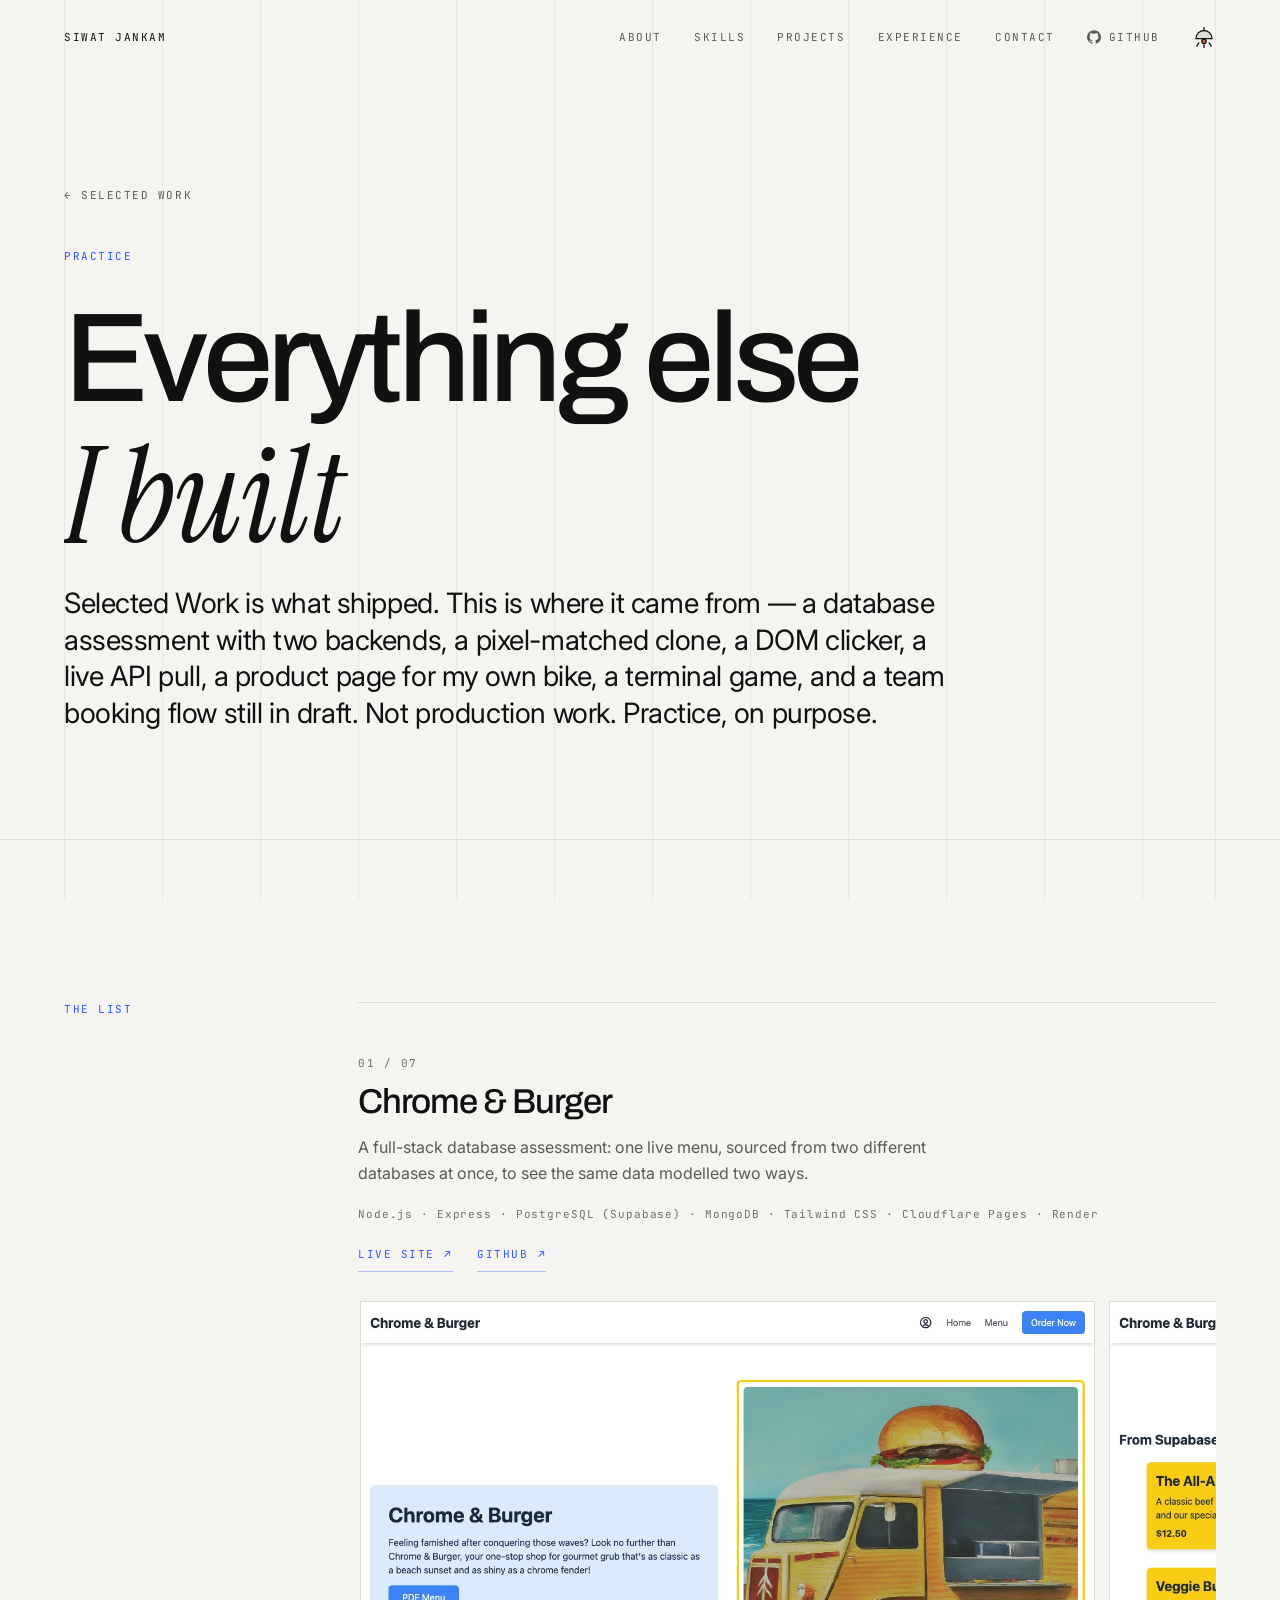
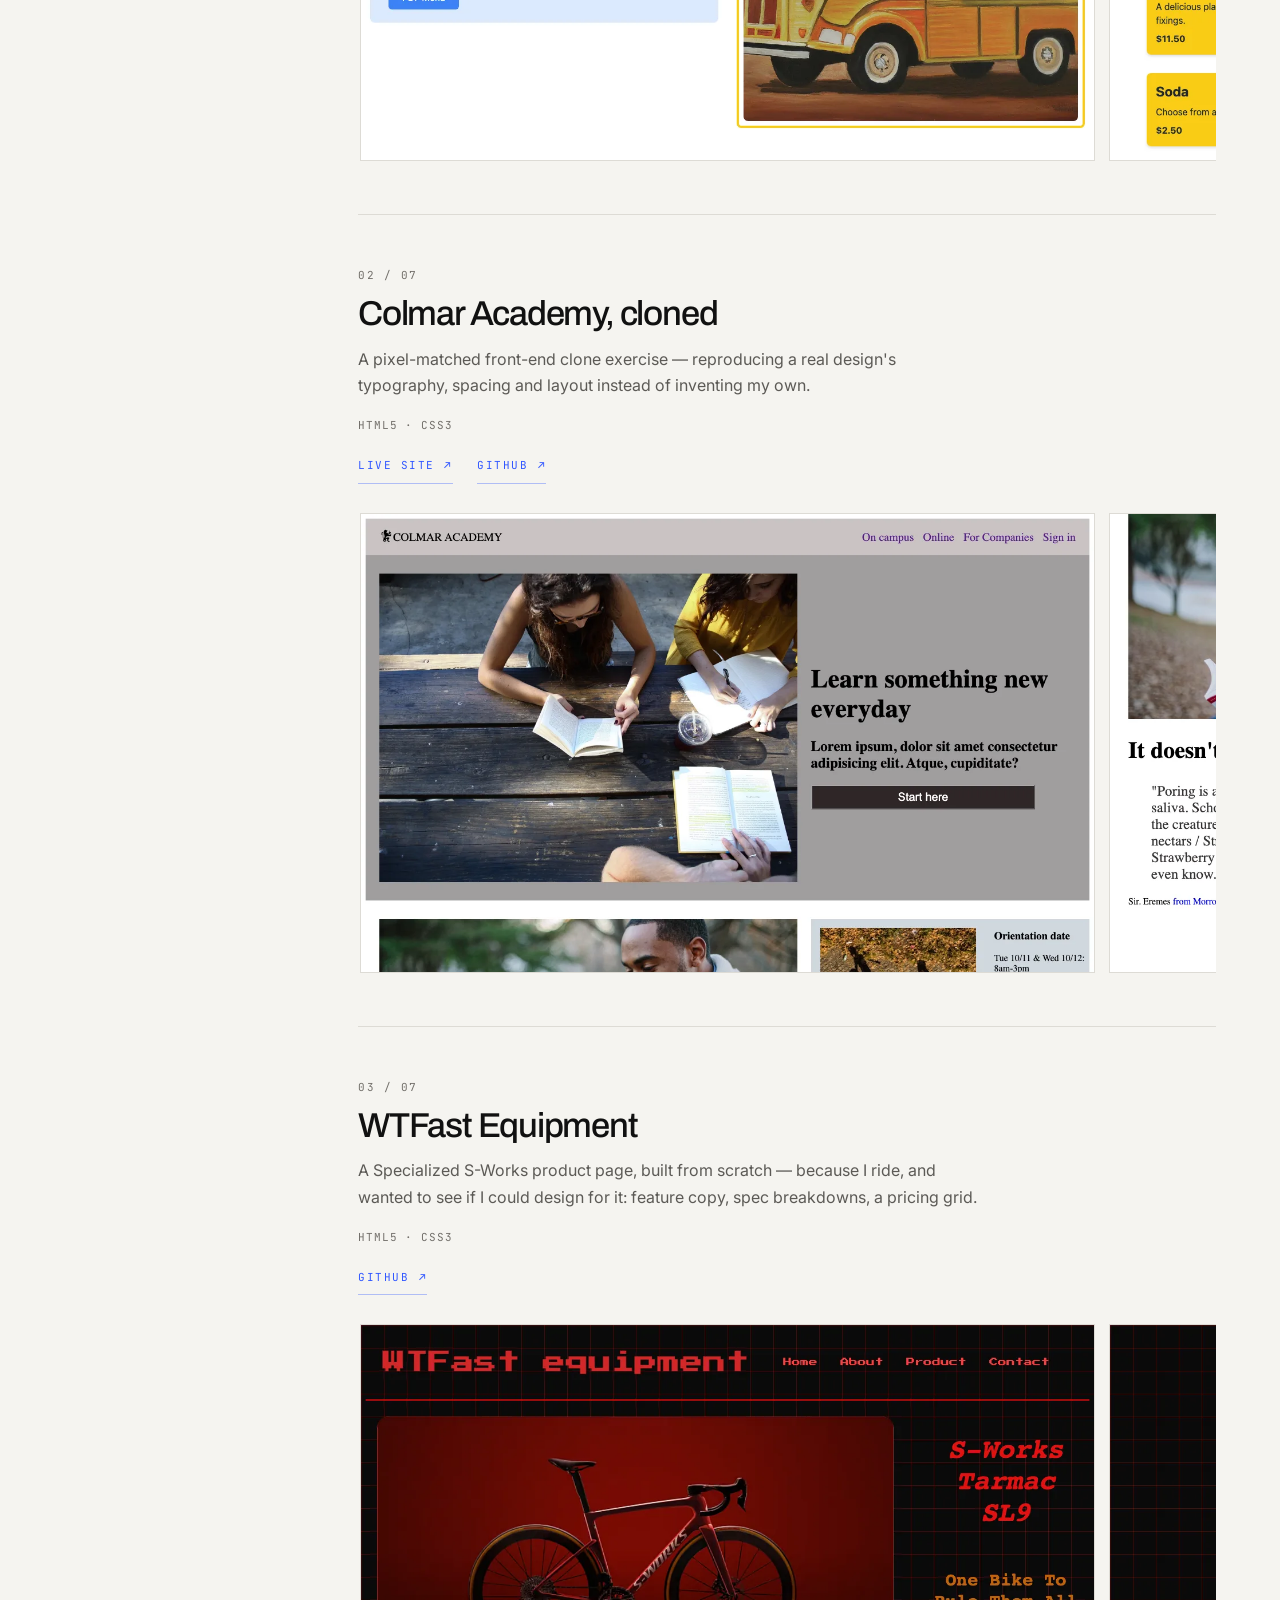
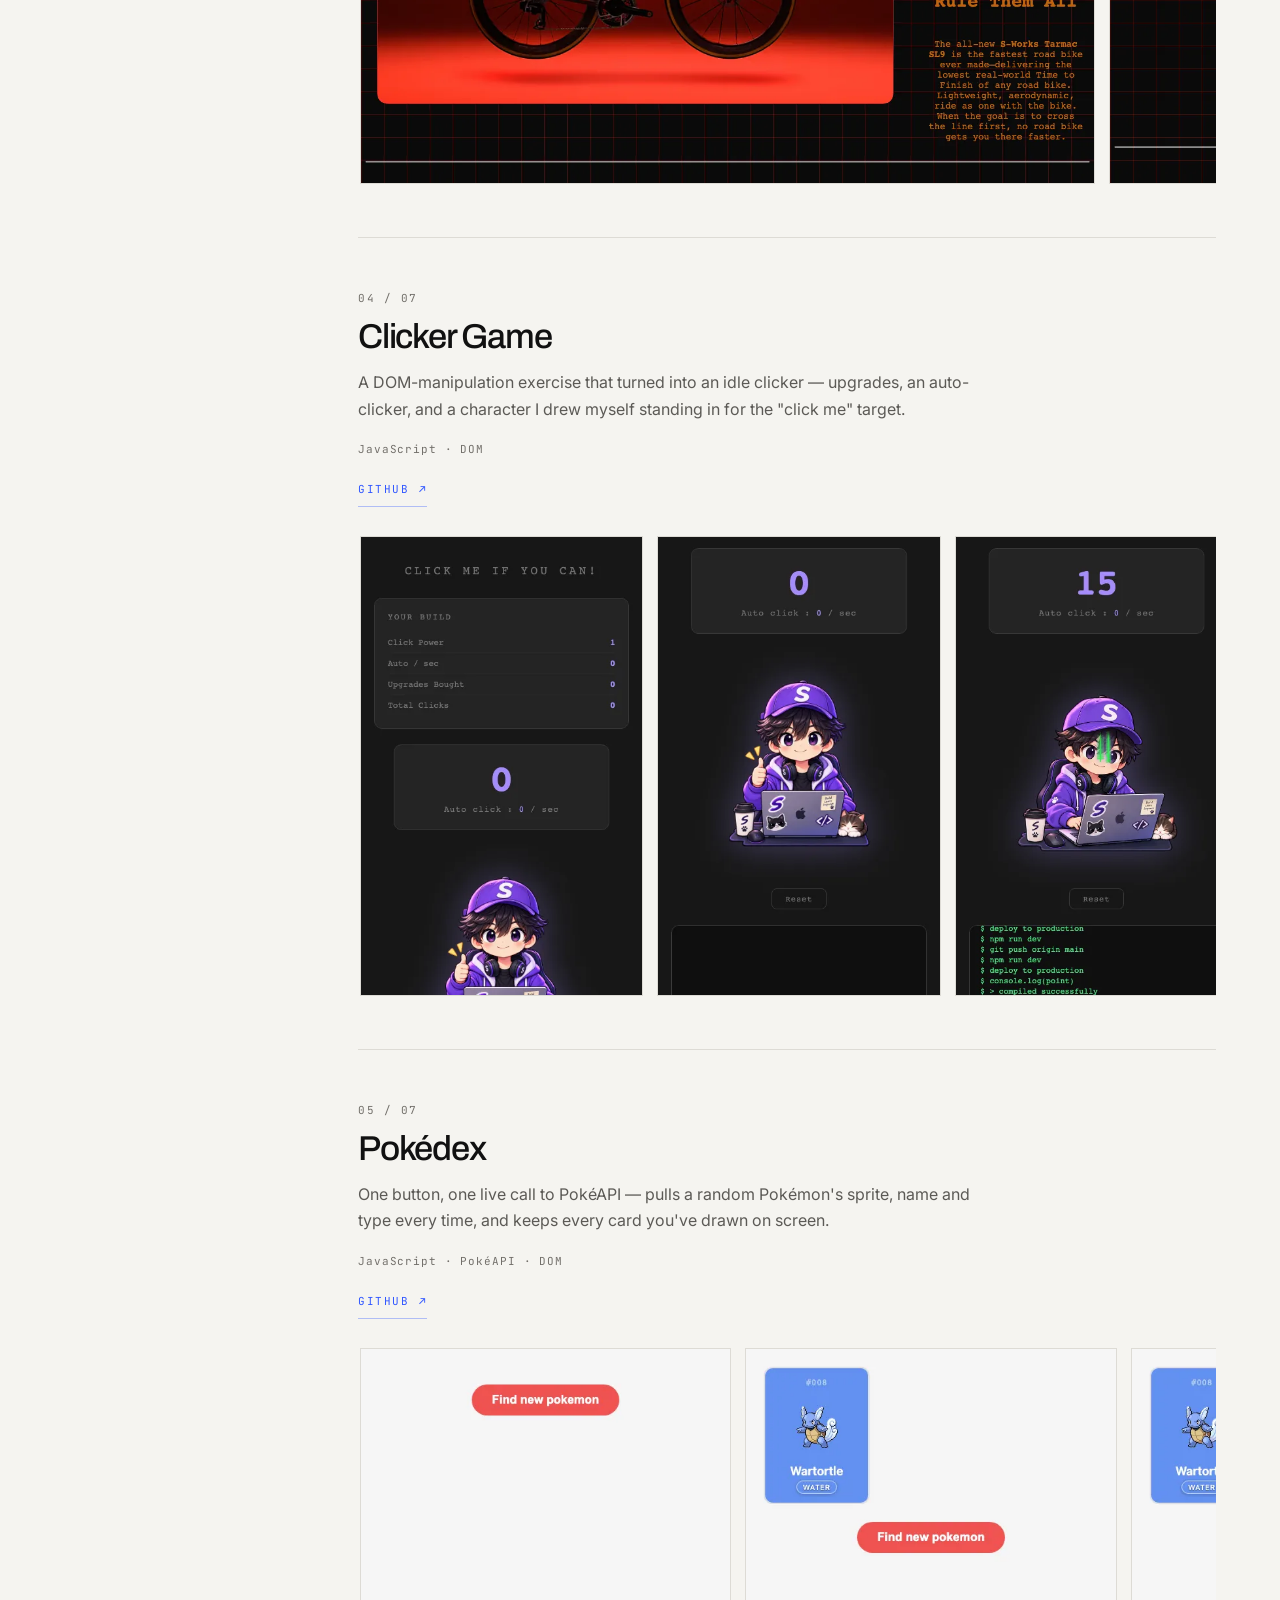
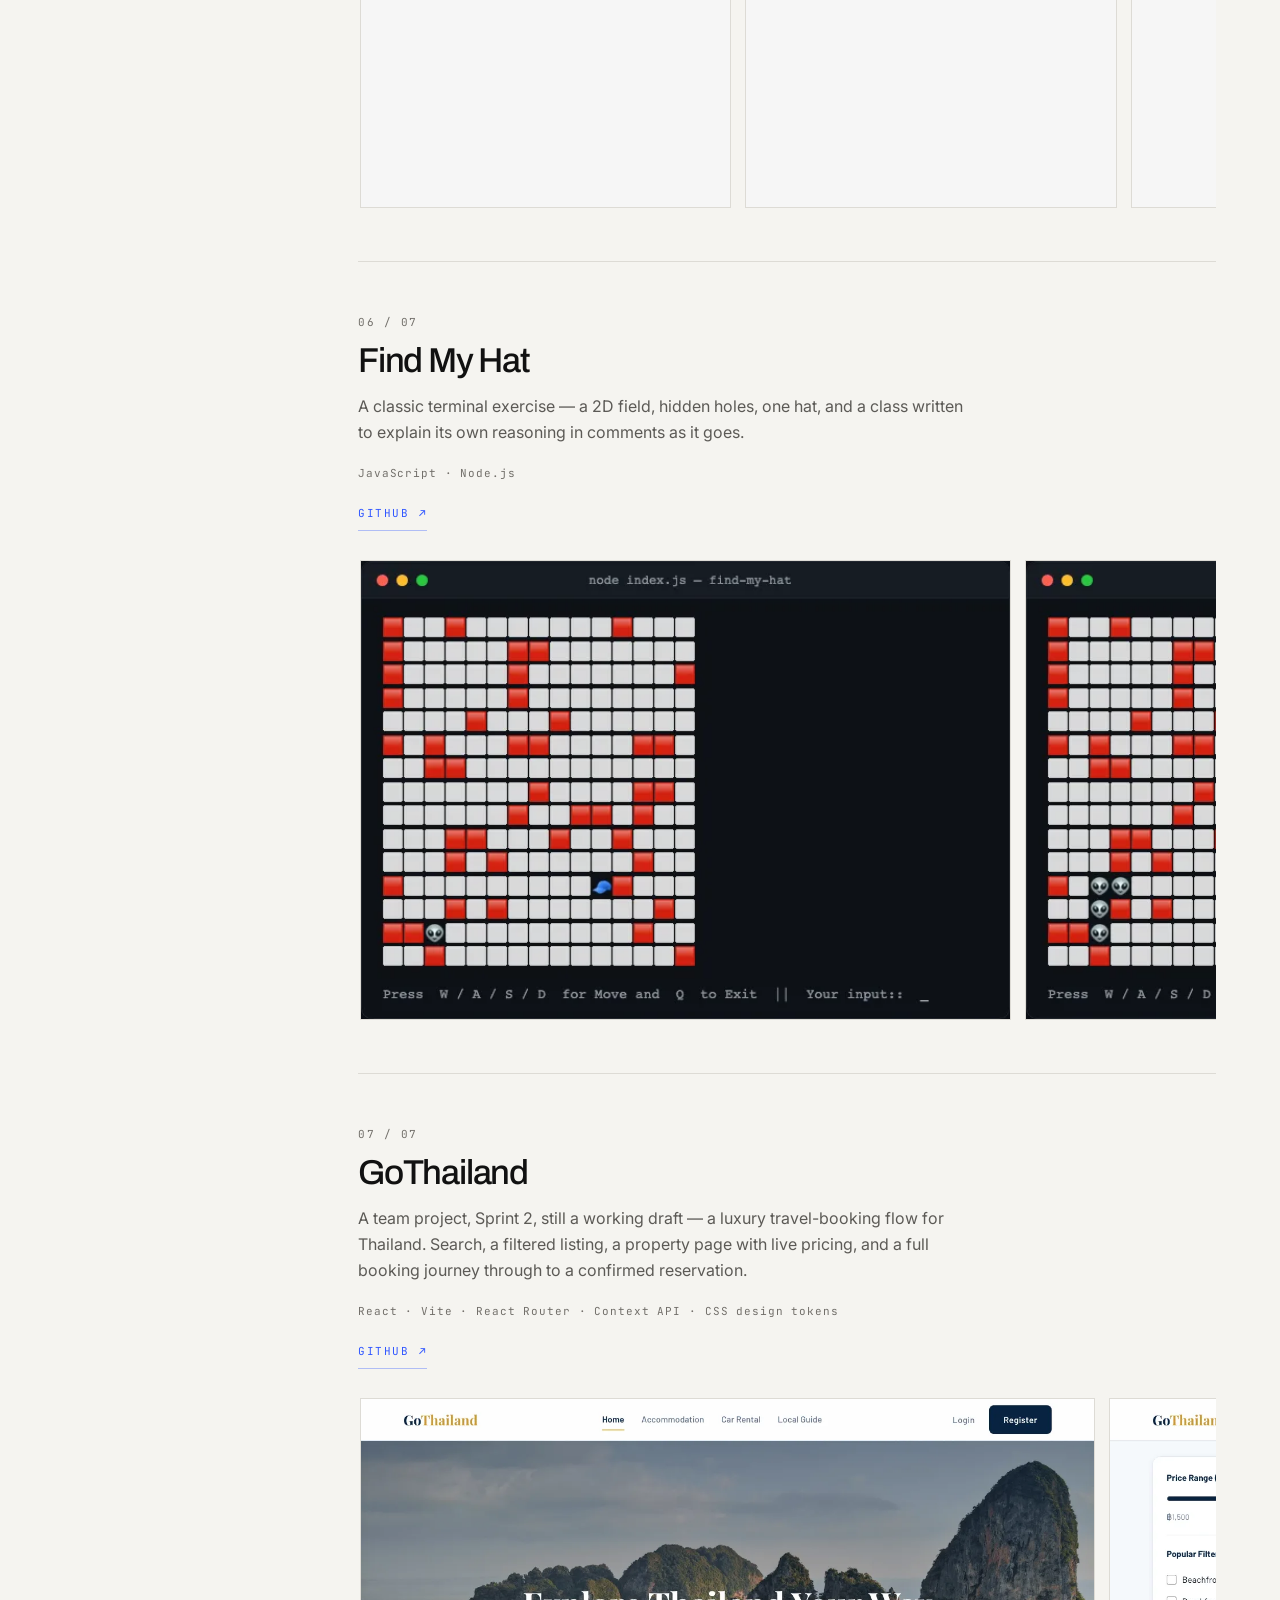
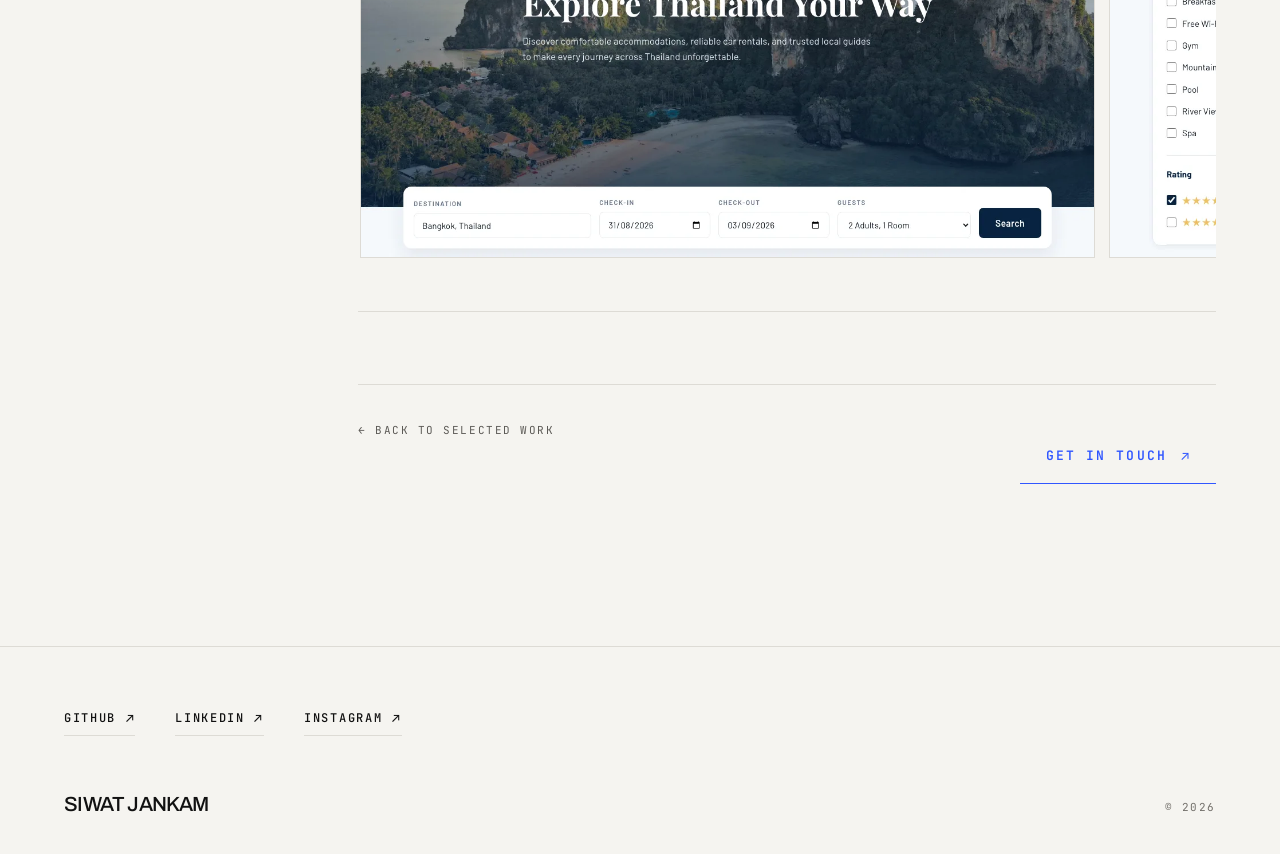
<file: practice.html>
<!DOCTYPE html>
<html lang="en">

<head>
  <meta charset="UTF-8" />
  <meta name="viewport" content="width=device-width, initial-scale=1.0" />
  <title>Practice &amp; Coursework | Siwat Jankam</title>
  <meta name="description" content="Coursework, clones and self-directed exercises — the bootcamp assignments and side practice behind the four projects in Selected Work." />
  <link rel="stylesheet" href="style.css" />
  <script>
    try {
      var t = localStorage.getItem("theme");
      if (t === "dark" || t === "light") {
        document.documentElement.setAttribute("data-theme", t);
      }
    } catch (e) {}
  </script>

  <link rel="preconnect" href="https://fonts.googleapis.com" />
  <link rel="preconnect" href="https://fonts.gstatic.com" crossorigin />
  <link href="https://fonts.googleapis.com/css2?family=Archivo:wght@400;500&family=Instrument+Serif:ital@0;1&family=Inter:wght@400;500&family=JetBrains+Mono:wght@400;500;600&display=swap" rel="stylesheet" />
</head>

<body>

  <div class="grid-lines" aria-hidden="true">
    <span></span><span></span><span></span><span></span><span></span><span></span>
    <span></span><span></span><span></span><span></span><span></span><span></span>
  </div>

  <div class="scroll-progress"><div class="scroll-progress__bar" id="progressBar"></div></div>


  <!-- ════════════════════════════════════════════
       NAV
  ════════════════════════════════════════════ -->
  <nav class="nav" id="nav">
    <div class="nav__inner">
      <a class="nav__logo" href="index.html">Siwat Jankam</a>

      <div class="nav__links">
        <a class="nav__link u-line" href="index.html#about">About</a>
        <a class="nav__link u-line" href="index.html#skills">Skills</a>
        <a class="nav__link u-line" href="index.html#projects">Projects</a>
        <a class="nav__link u-line" href="index.html#experience">Experience</a>
        <a class="nav__link u-line" href="index.html#contact">Contact</a>
        <a href="https://github.com/sjsiwat" target="_blank" rel="noopener" class="nav__github">
          <svg width="14" height="14" fill="currentColor" viewBox="0 0 24 24"><path d="M12 .3a12 12 0 0 0-3.8 23.38c.6.11.82-.26.82-.58v-2.03c-3.34.73-4.04-1.61-4.04-1.61-.55-1.39-1.34-1.76-1.34-1.76-1.08-.74.08-.73.08-.73 1.2.09 1.83 1.24 1.83 1.24 1.07 1.83 2.81 1.3 3.5 1 .1-.78.42-1.31.76-1.61-2.67-.3-5.47-1.33-5.47-5.93 0-1.31.47-2.38 1.24-3.22-.14-.3-.54-1.52.1-3.18 0 0 1-.32 3.3 1.23a11.5 11.5 0 0 1 6 0c2.28-1.55 3.29-1.23 3.29-1.23.64 1.66.24 2.88.12 3.18.77.84 1.23 1.91 1.23 3.22 0 4.61-2.8 5.63-5.48 5.92.43.37.81 1.1.81 2.22v3.29c0 .32.22.7.83.58A12 12 0 0 0 12 .3z"/></svg>
          GITHUB
        </a>
      </div>

      <button class="lamp" id="lamp" type="button" aria-pressed="false"
              aria-label="Turn the lights down">
        <svg class="lamp__svg" width="22" height="22" viewBox="0 0 24 24" fill="none"
             stroke="currentColor" stroke-width="1.4" stroke-linecap="round"
             stroke-linejoin="round" aria-hidden="true">
          <path d="M12 1.6V4.9" />
          <path class="lamp__shade" d="M3.2 13.8C3.2 8.9 7.1 4.9 12 4.9s8.8 4 8.8 8.9Z" />
          <circle class="lamp__bulb" cx="12" cy="16.7" r="2.4" />
          <g class="lamp__rays">
            <path d="M6.4 18.4 4.1 22.0" />
            <path d="M12 20.5V23.4" />
            <path d="M17.6 18.4 19.9 22.0" />
          </g>
        </svg>
      </button>
      <button class="nav__burger" id="burger" aria-label="Toggle menu">
        <svg id="iconMenu" width="20" height="20" fill="none" stroke="currentColor" stroke-width="2" stroke-linecap="round" viewBox="0 0 24 24"><line x1="4" y1="6" x2="20" y2="6"/><line x1="4" y1="12" x2="20" y2="12"/><line x1="4" y1="18" x2="20" y2="18"/></svg>
        <svg id="iconClose" width="20" height="20" fill="none" stroke="currentColor" stroke-width="2" stroke-linecap="round" viewBox="0 0 24 24" style="display:none"><line x1="6" y1="6" x2="18" y2="18"/><line x1="18" y1="6" x2="6" y2="18"/></svg>
      </button>
    </div>

    <div class="nav__mobile" id="mobileMenu">
      <a href="index.html#about">About</a>
      <a href="index.html#skills">Skills</a>
      <a href="index.html#projects">Projects</a>
      <a href="index.html#experience">Experience</a>
      <a href="index.html#contact">Contact</a>
    </div>
  </nav>


  <main>

    <!-- ════════════════════════════════════════════
         HERO
    ════════════════════════════════════════════ -->
    <header class="case-hero">
      <div class="wrap">
        <div class="section__body" style="grid-column: 1 / -1;">
          <a class="case-back u-line" href="index.html#projects">&larr; Selected work</a>

          <p class="hero__kicker">Practice</p>
          <h1 class="section-title case-title">Everything else <span class="accent">I built</span></h1>
          <p class="t-lead case-dek">
            Selected Work is what shipped. This is where it came from — a database assessment with
            two backends, a pixel-matched clone, a DOM clicker, a live API pull, a product page for
            my own bike, a terminal game, and a team booking flow still in
            draft. Not production work. Practice, on purpose.
          </p>
        </div>
      </div>
    </header>


    <!-- ════════════════════════════════════════════
         THE LIST
    ════════════════════════════════════════════ -->
    <section class="section">
      <div class="wrap">
        <div class="section-label"><span>The list</span></div>
        <div class="section__body">

          <div class="practice-list">

            <!-- 01 — Chrome & Burger -->
            <article class="practice-item reveal">
              <span class="practice-item__index t-micro">01 / 07</span>
              <h2 class="practice-item__title">Chrome &amp; Burger</h2>
              <p class="practice-item__desc t-body">
                A full-stack database assessment: one live menu, sourced from two different
                databases at once, to see the same data modelled two ways.
              </p>
              <p class="practice-item__meta"><span>Node.js</span><span>Express</span><span>PostgreSQL (Supabase)</span><span>MongoDB</span><span>Tailwind CSS</span><span>Cloudflare Pages</span><span>Render</span></p>
              <div class="practice-item__links">
                <a class="btn btn--quiet" href="https://siwat-chrome-burger.pages.dev/" target="_blank" rel="noopener">Live site <span class="btn__arrow">&#8599;</span></a>
                <a class="btn btn--quiet" href="https://github.com/sjsiwat/jsd-assessment-dbs" target="_blank" rel="noopener">GitHub <span class="btn__arrow">&#8599;</span></a>
              </div>
              <div class="practice-item__strip">
                <div class="practice-thumb"><img src="project-images/more/burger-1-home.webp" alt="Chrome & Burger — the landing page" loading="lazy" /></div>
                <div class="practice-thumb"><img src="project-images/more/burger-2-menu-supabase.webp" alt="The menu page, sourced from Supabase" loading="lazy" /></div>
                <div class="practice-thumb"><img src="project-images/more/burger-3-menu-mongodb.webp" alt="The same menu, sourced from MongoDB" loading="lazy" /></div>
                <div class="practice-thumb"><img src="project-images/more/burger-4-mobile.webp" alt="The landing page on mobile" loading="lazy" /></div>
                <div class="practice-thumb"><img src="project-images/more/burger-5-contact.webp" alt="The contact section with a video embed" loading="lazy" /></div>
              </div>
            </article>

            <!-- 02 — Colmar Academy clone -->
            <article class="practice-item reveal">
              <span class="practice-item__index t-micro">02 / 07</span>
              <h2 class="practice-item__title">Colmar Academy, cloned</h2>
              <p class="practice-item__desc t-body">
                A pixel-matched front-end clone exercise — reproducing a real design's typography,
                spacing and layout instead of inventing my own.
              </p>
              <p class="practice-item__meta"><span>HTML5</span><span>CSS3</span></p>
              <div class="practice-item__links">
                <a class="btn btn--quiet" href="https://36-siwat-colmar.vercel.app/" target="_blank" rel="noopener">Live site <span class="btn__arrow">&#8599;</span></a>
                <a class="btn btn--quiet" href="https://github.com/sjsiwat/36_Siwat_colmar" target="_blank" rel="noopener">GitHub <span class="btn__arrow">&#8599;</span></a>
              </div>
              <div class="practice-item__strip">
                <div class="practice-thumb"><img src="project-images/more/colmar-1-hero.webp" alt="Colmar Academy — the hero section" loading="lazy" /></div>
                <div class="practice-thumb"><img src="project-images/more/colmar-2-orientation.webp" alt="Orientation, campus and guest lecture cards" loading="lazy" /></div>
                <div class="practice-thumb"><img src="project-images/more/colmar-3-courses.webp" alt="The course category grid" loading="lazy" /></div>
                <div class="practice-thumb"><img src="project-images/more/colmar-4-thesis.webp" alt="The thesis exhibits section" loading="lazy" /></div>
                <div class="practice-thumb"><img src="project-images/more/colmar-5-mobile.webp" alt="The page on mobile" loading="lazy" /></div>
              </div>
            </article>

            <!-- 03 — WTFast Equipment -->
            <article class="practice-item reveal">
              <span class="practice-item__index t-micro">03 / 07</span>
              <h2 class="practice-item__title">WTFast Equipment</h2>
              <p class="practice-item__desc t-body">
                A Specialized S-Works product page, built from scratch — because I ride, and wanted
                to see if I could design for it: feature copy, spec breakdowns, a pricing grid.
              </p>
              <p class="practice-item__meta"><span>HTML5</span><span>CSS3</span></p>
              <div class="practice-item__links">
                <a class="btn btn--quiet" href="https://github.com/sjsiwat/HTML-CSS-project" target="_blank" rel="noopener">GitHub <span class="btn__arrow">&#8599;</span></a>
              </div>
              <div class="practice-item__strip">
                <div class="practice-thumb"><img src="project-images/more/wtfast-1-hero.webp" alt="WTFast Equipment — the hero section" loading="lazy" /></div>
                <div class="practice-thumb"><img src="project-images/more/wtfast-2-flowfork.webp" alt="A feature breakdown — the Flow Fork" loading="lazy" /></div>
                <div class="practice-thumb"><img src="project-images/more/wtfast-3-outcome.webp" alt="The engineering outcome section with stats" loading="lazy" /></div>
                <div class="practice-thumb"><img src="project-images/more/wtfast-4-framesets.webp" alt="The frameset pricing grid" loading="lazy" /></div>
                <div class="practice-thumb"><img src="project-images/more/wtfast-5-contact.webp" alt="The contact form" loading="lazy" /></div>
              </div>
            </article>

            <!-- 04 — Clicker Game -->
            <article class="practice-item reveal">
              <span class="practice-item__index t-micro">04 / 07</span>
              <h2 class="practice-item__title">Clicker Game</h2>
              <p class="practice-item__desc t-body">
                A DOM-manipulation exercise that turned into an idle clicker — upgrades, an
                auto-clicker, and a character I drew myself standing in for the "click me" target.
              </p>
              <p class="practice-item__meta"><span>JavaScript</span><span>DOM</span></p>
              <div class="practice-item__links">
                <a class="btn btn--quiet" href="https://github.com/sjsiwat/JS-DOM-clickerGame-pokemon" target="_blank" rel="noopener">GitHub <span class="btn__arrow">&#8599;</span></a>
              </div>
              <div class="practice-item__strip">
                <div class="practice-thumb"><img src="project-images/more/clicker-1-start.webp" alt="Clicker Game — the stats panel at zero" loading="lazy" /></div>
                <div class="practice-thumb"><img src="project-images/more/clicker-2-character.webp" alt="The hand-drawn character to click" loading="lazy" /></div>
                <div class="practice-thumb"><img src="project-images/more/clicker-3-clicking.webp" alt="Stats after fifteen clicks" loading="lazy" /></div>
                <div class="practice-thumb"><img src="project-images/more/clicker-4-stats.webp" alt="The counter and auto-click rate" loading="lazy" /></div>
                <div class="practice-thumb"><img src="project-images/more/clicker-5-shop.webp" alt="The upgrade shop, with a fake terminal log" loading="lazy" /></div>
              </div>
            </article>

            <!-- 05 — Pokédex -->
            <article class="practice-item reveal">
              <span class="practice-item__index t-micro">05 / 07</span>
              <h2 class="practice-item__title">Pokédex</h2>
              <p class="practice-item__desc t-body">
                One button, one live call to PokéAPI — pulls a random Pokémon's sprite, name and
                type every time, and keeps every card you've drawn on screen.
              </p>
              <p class="practice-item__meta"><span>JavaScript</span><span>PokéAPI</span><span>DOM</span></p>
              <div class="practice-item__links">
                <a class="btn btn--quiet" href="https://github.com/sjsiwat/JS-DOM-clickerGame-pokemon" target="_blank" rel="noopener">GitHub <span class="btn__arrow">&#8599;</span></a>
              </div>
              <div class="practice-item__strip">
                <div class="practice-thumb"><img src="project-images/more/pokemon-1-empty.webp" alt="Pokédex — the empty starting state" loading="lazy" /></div>
                <div class="practice-thumb"><img src="project-images/more/pokemon-2-draw.webp" alt="The first card drawn" loading="lazy" /></div>
                <div class="practice-thumb"><img src="project-images/more/pokemon-3-draw.webp" alt="Two cards drawn" loading="lazy" /></div>
                <div class="practice-thumb"><img src="project-images/more/pokemon-4-draw.webp" alt="Three cards drawn" loading="lazy" /></div>
                <div class="practice-thumb"><img src="project-images/more/pokemon-5-draw.webp" alt="Four cards drawn, including Pikachu" loading="lazy" /></div>
              </div>
            </article>

            <!-- 06 — Find My Hat -->
            <article class="practice-item reveal">
              <span class="practice-item__index t-micro">06 / 07</span>
              <h2 class="practice-item__title">Find My Hat</h2>
              <p class="practice-item__desc t-body">
                A classic terminal exercise — a 2D field, hidden holes, one hat, and a class
                written to explain its own reasoning in comments as it goes.
              </p>
              <p class="practice-item__meta"><span>JavaScript</span><span>Node.js</span></p>
              <div class="practice-item__links">
                <a class="btn btn--quiet" href="https://github.com/sjsiwat/Find-my-hat" target="_blank" rel="noopener">GitHub <span class="btn__arrow">&#8599;</span></a>
              </div>
              <div class="practice-item__strip">
                <div class="practice-thumb"><img src="project-images/more/findhat-1-start.webp" alt="Find My Hat — the field at the start of a run" loading="lazy" /></div>
                <div class="practice-thumb"><img src="project-images/more/findhat-2-move.webp" alt="A few moves in" loading="lazy" /></div>
                <div class="practice-thumb"><img src="project-images/more/findhat-3-move.webp" alt="Further into the run, trail visible" loading="lazy" /></div>
                <div class="practice-thumb"><img src="project-images/more/findhat-4-close.webp" alt="Closing in on the hat" loading="lazy" /></div>
                <div class="practice-thumb"><img src="project-images/more/findhat-5-win.webp" alt="The winning message" loading="lazy" /></div>
              </div>
            </article>

            <!-- 07 — GoThailand -->
            <article class="practice-item reveal">
              <span class="practice-item__index t-micro">07 / 07</span>
              <h2 class="practice-item__title">GoThailand</h2>
              <p class="practice-item__desc t-body">
                A team project, Sprint 2, still a working draft — a luxury travel-booking flow for
                Thailand. Search, a filtered listing, a property page with live pricing, and a full
                booking journey through to a confirmed reservation.
              </p>
              <p class="practice-item__meta"><span>React</span><span>Vite</span><span>React Router</span><span>Context API</span><span>CSS design tokens</span></p>
              <div class="practice-item__links">
                <a class="btn btn--quiet" href="https://github.com/sjsiwat/GO-thailand" target="_blank" rel="noopener">GitHub <span class="btn__arrow">&#8599;</span></a>
              </div>
              <div class="practice-item__strip">
                <div class="practice-thumb"><img src="project-images/more/gothailand-1-home.webp" alt="GoThailand — the home page search" loading="lazy" /></div>
                <div class="practice-thumb"><img src="project-images/more/gothailand-2-listing.webp" alt="The filtered accommodation listing" loading="lazy" /></div>
                <div class="practice-thumb"><img src="project-images/more/gothailand-3-detail.webp" alt="A property page with live pricing" loading="lazy" /></div>
                <div class="practice-thumb"><img src="project-images/more/gothailand-4-checkout.webp" alt="The checkout form and order summary" loading="lazy" /></div>
                <div class="practice-thumb"><img src="project-images/more/gothailand-5-success.webp" alt="A confirmed booking" loading="lazy" /></div>
              </div>
            </article>

          </div>

          <div class="case-close reveal" style="margin-top: clamp(56px, 8vh, 88px); padding-top: clamp(32px, 4vh, 56px); border-top: 1px solid var(--line);">
            <a class="case-back u-line" href="index.html#projects">&larr; Back to selected work</a>
            <a class="contact__action" href="mailto:sj.siwat@gmail.com">
              <span class="contact__action-label">Get in touch</span>
              <span class="contact__action-arrow" aria-hidden="true">&#8599;</span>
            </a>
          </div>

        </div>
      </div>
    </section>

  </main>


  <!-- ════════════════════════════════════════════
       FOOTER
  ════════════════════════════════════════════ -->
  <footer>
    <div class="footer__inner">
      <nav class="footer__links" aria-label="Elsewhere">
        <a class="footer__link" href="https://github.com/sjsiwat" target="_blank" rel="noopener">
          GitHub <span class="footer__arrow" aria-hidden="true">&#8599;</span>
        </a>
        <a class="footer__link" href="https://www.linkedin.com/in/siwat-jankam-9a340016a" target="_blank" rel="noopener">
          LinkedIn <span class="footer__arrow" aria-hidden="true">&#8599;</span>
        </a>
        <a class="footer__link" href="https://www.instagram.com/yoksiwat/" target="_blank" rel="noopener">
          Instagram <span class="footer__arrow" aria-hidden="true">&#8599;</span>
        </a>
      </nav>

      <div class="footer__sign">
        <span class="footer__mark">Siwat Jankam</span>
        <span class="footer__year">&copy; 2026</span>
      </div>
    </div>
  </footer>


  <script src="script.js"></script>

</body>
</html>
</file>
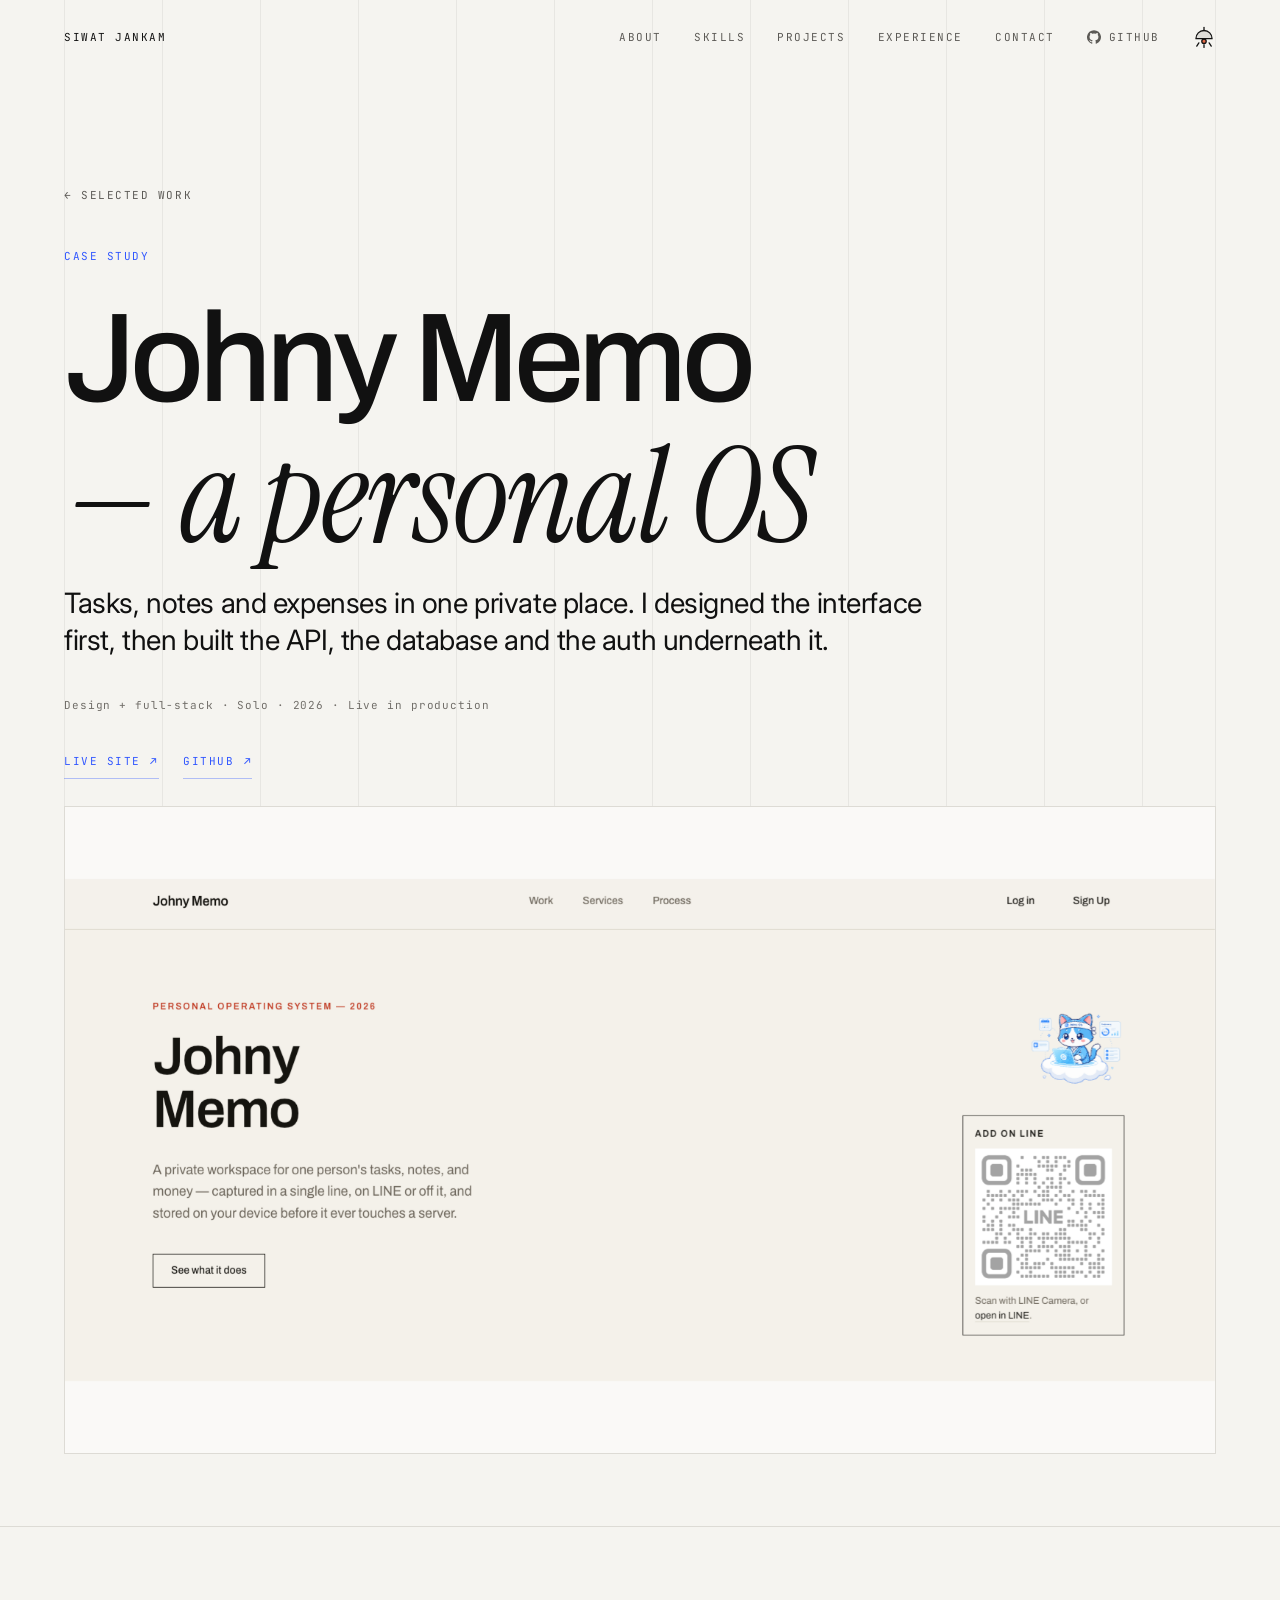
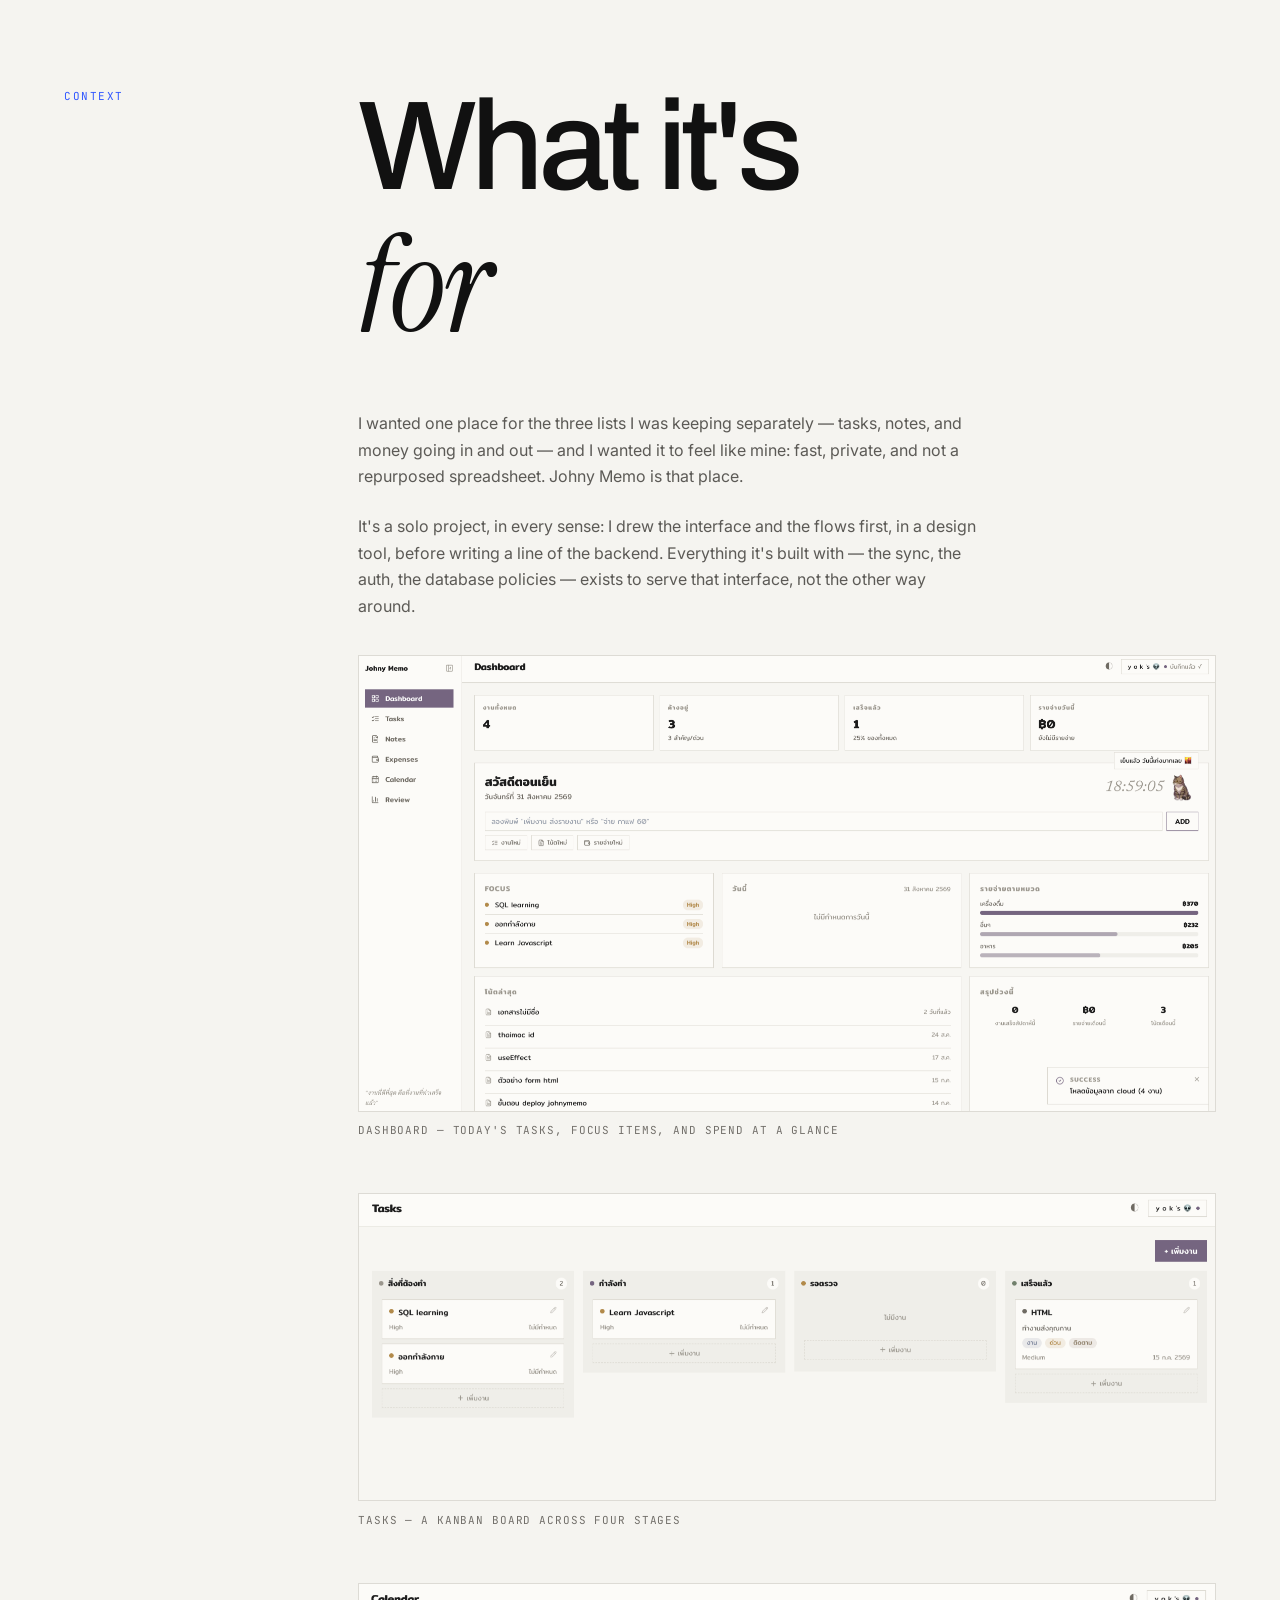
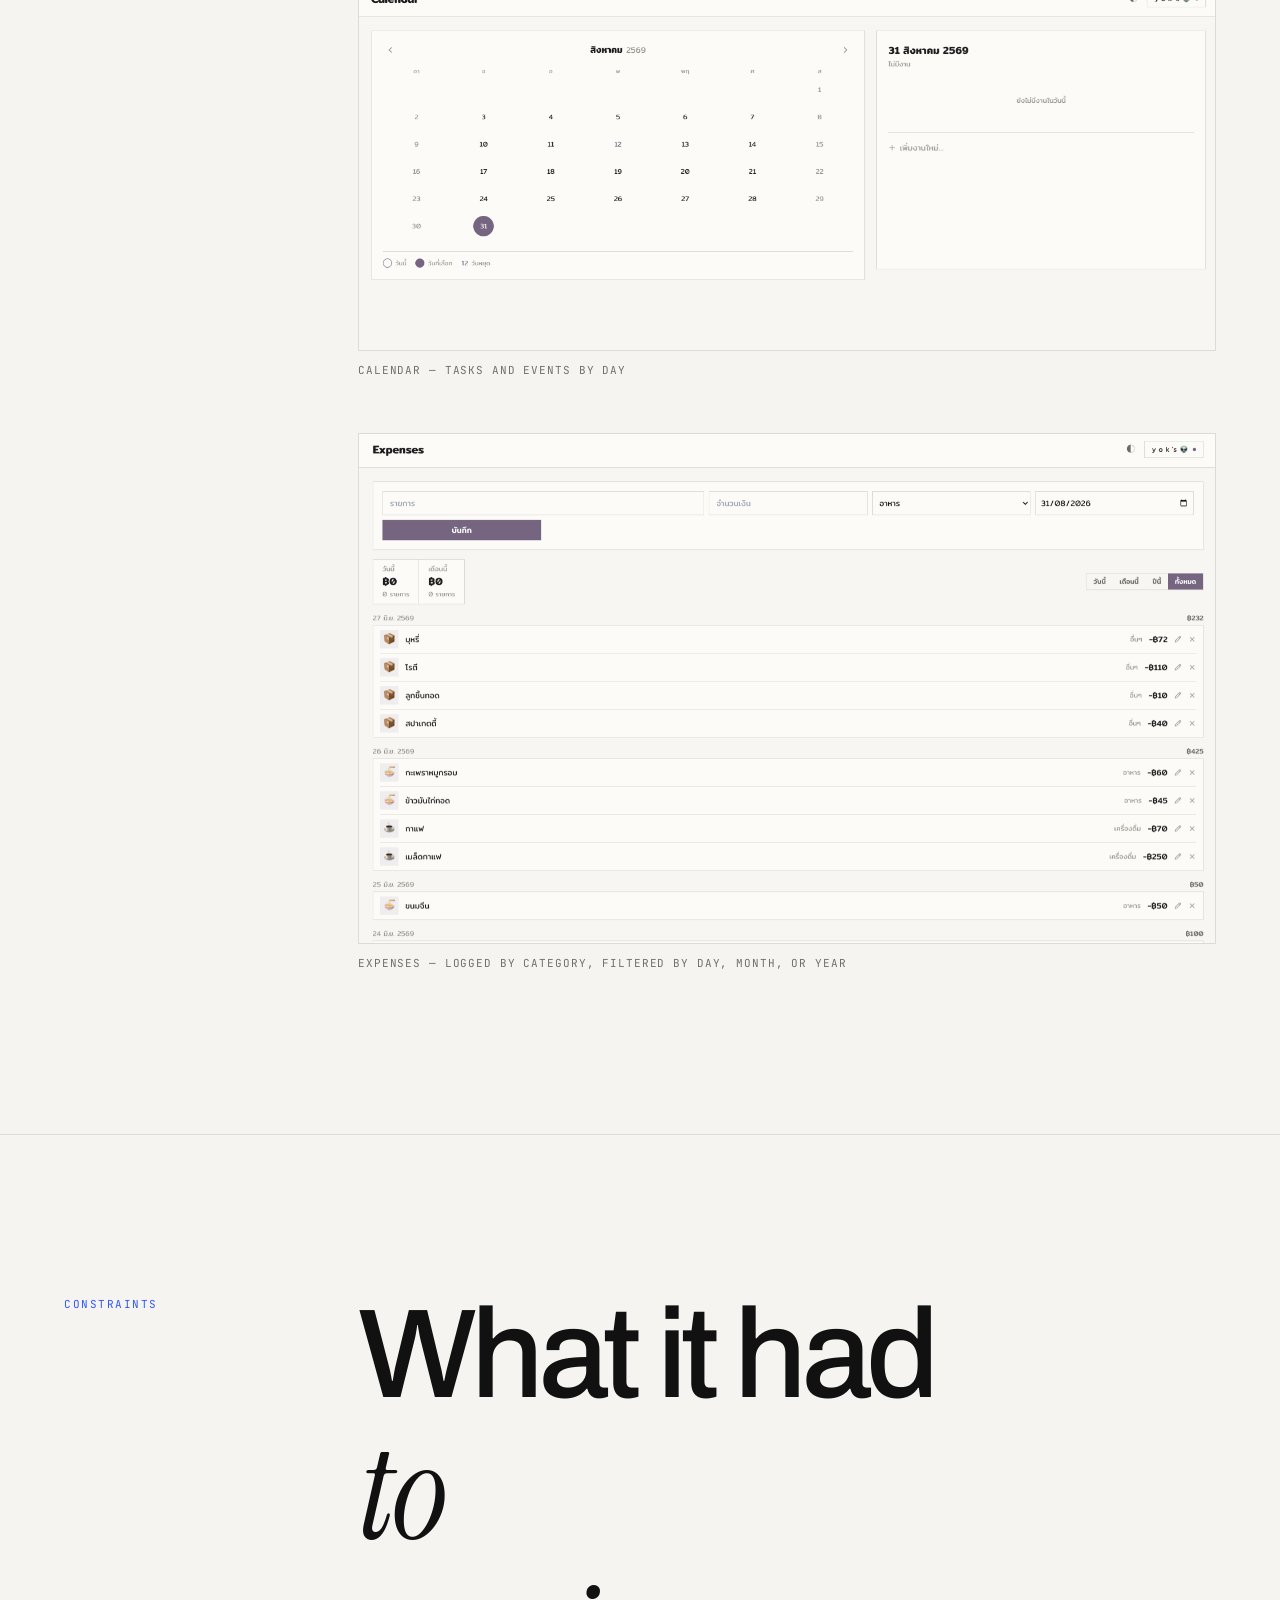
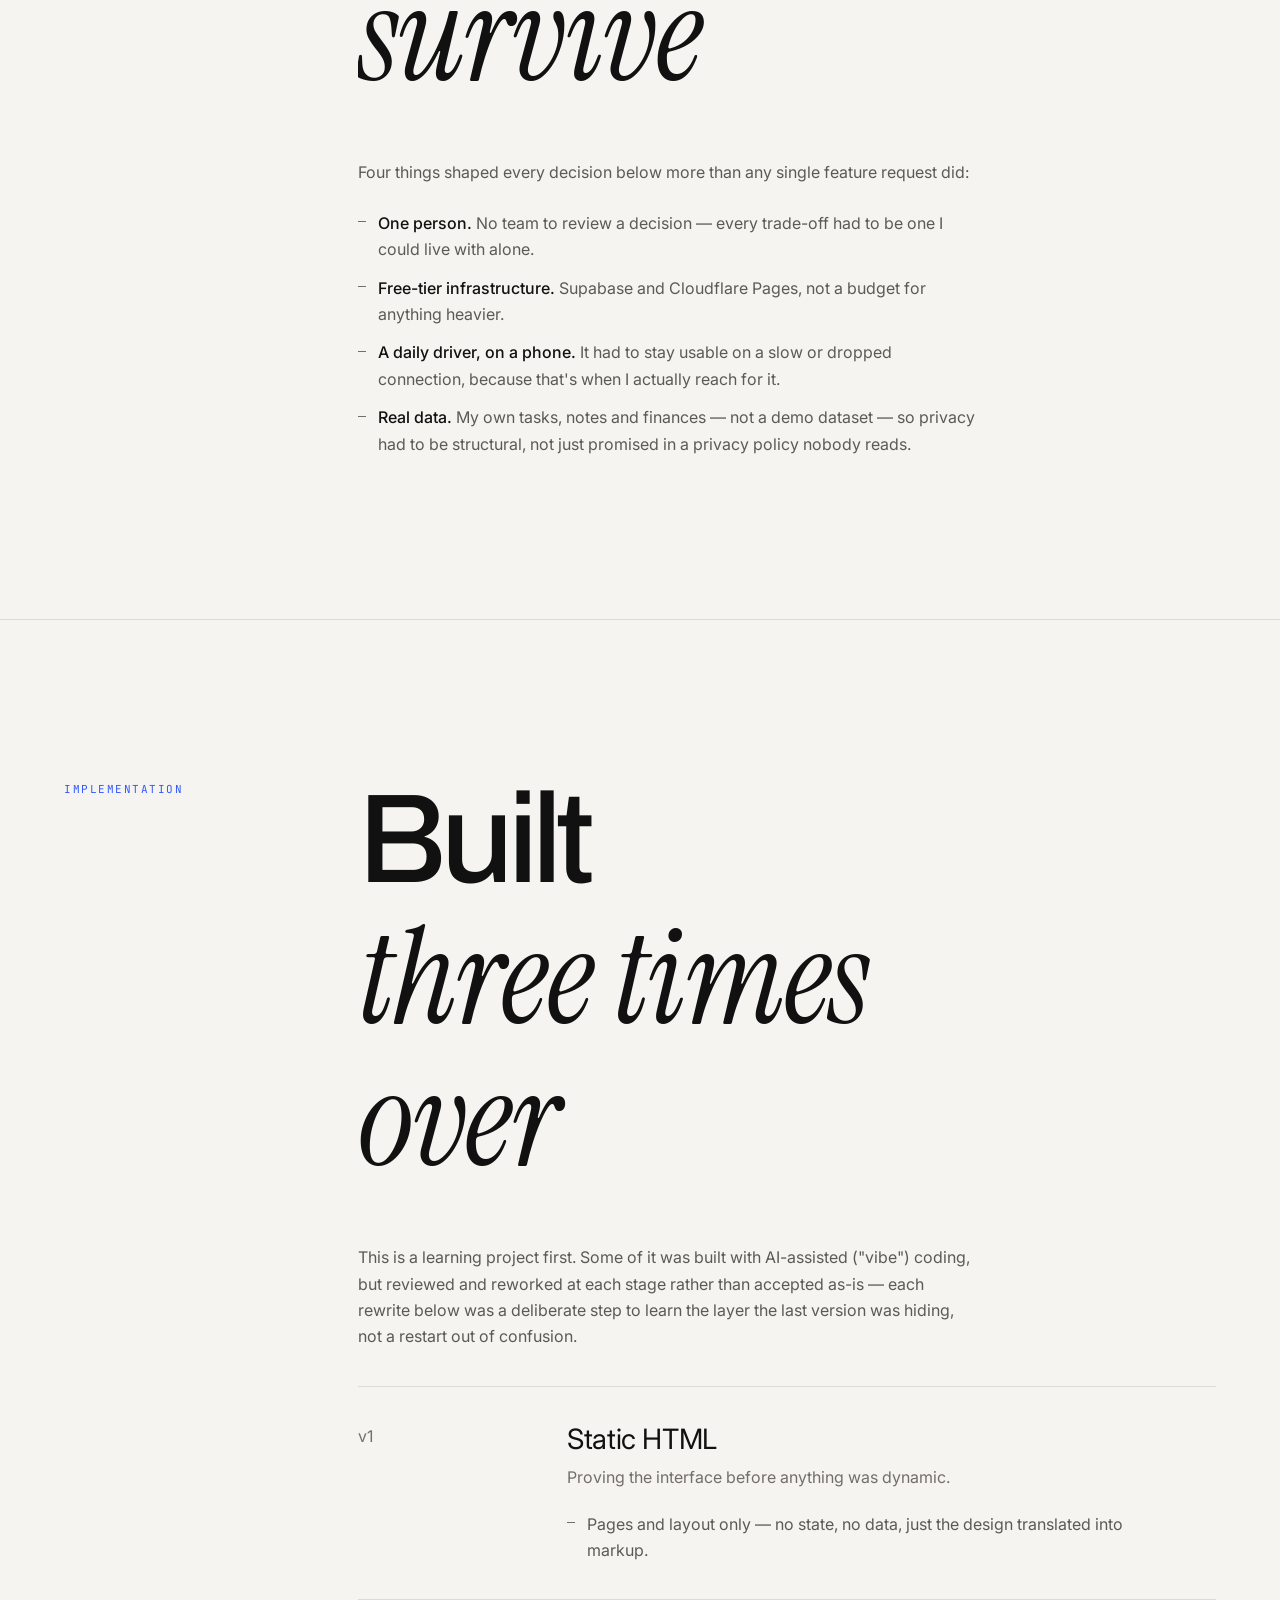
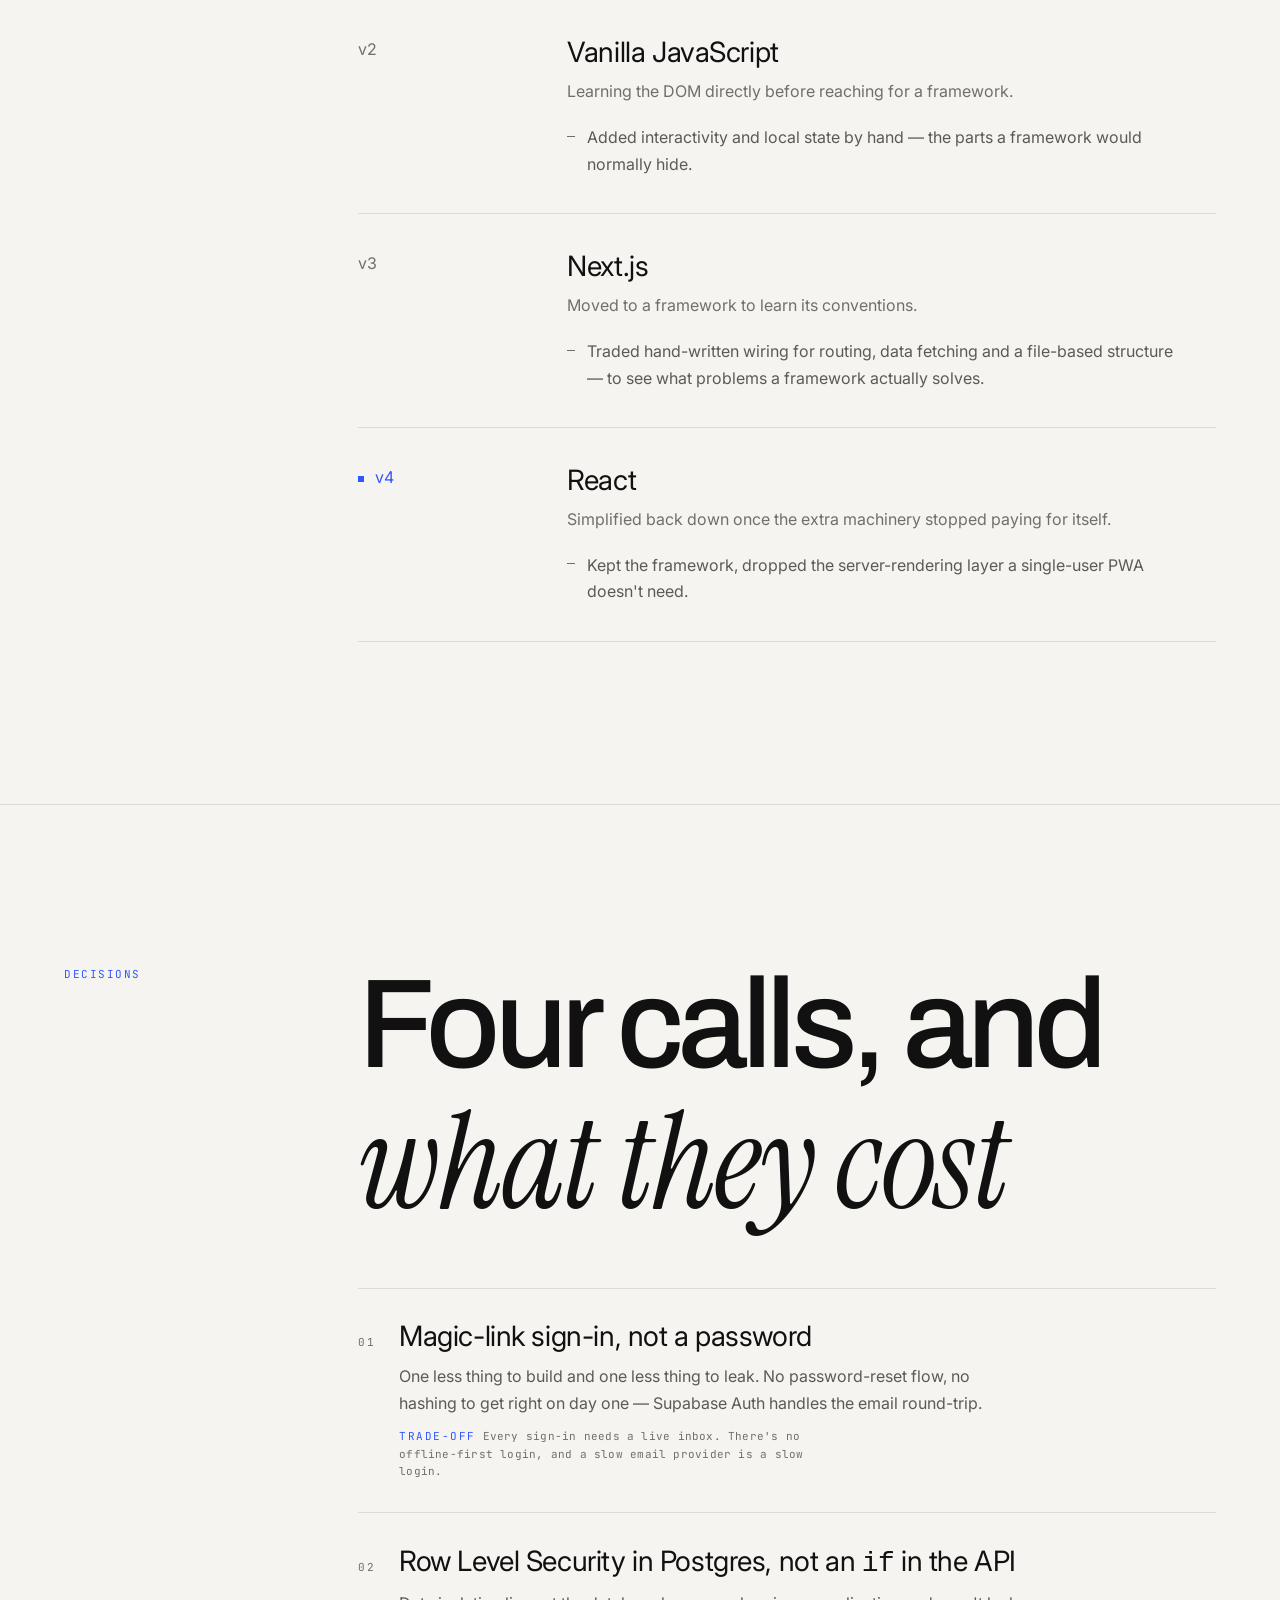
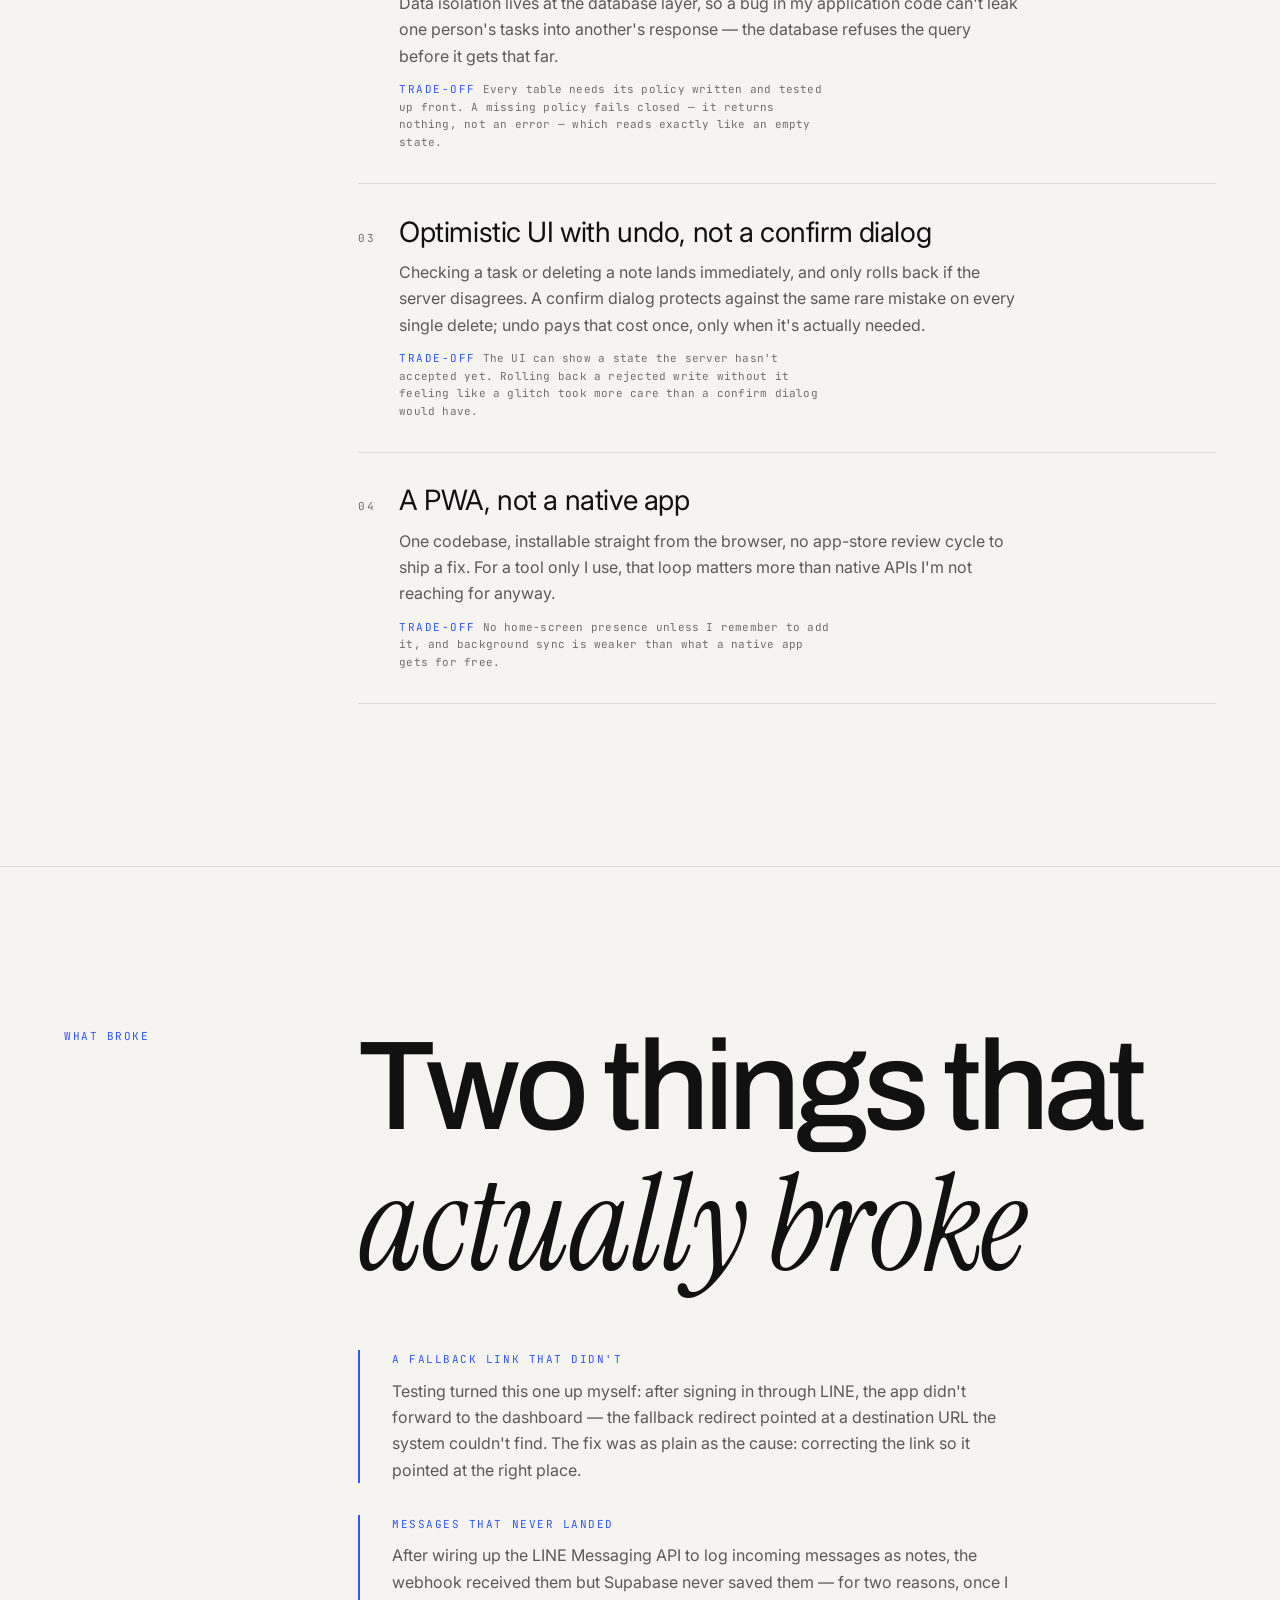
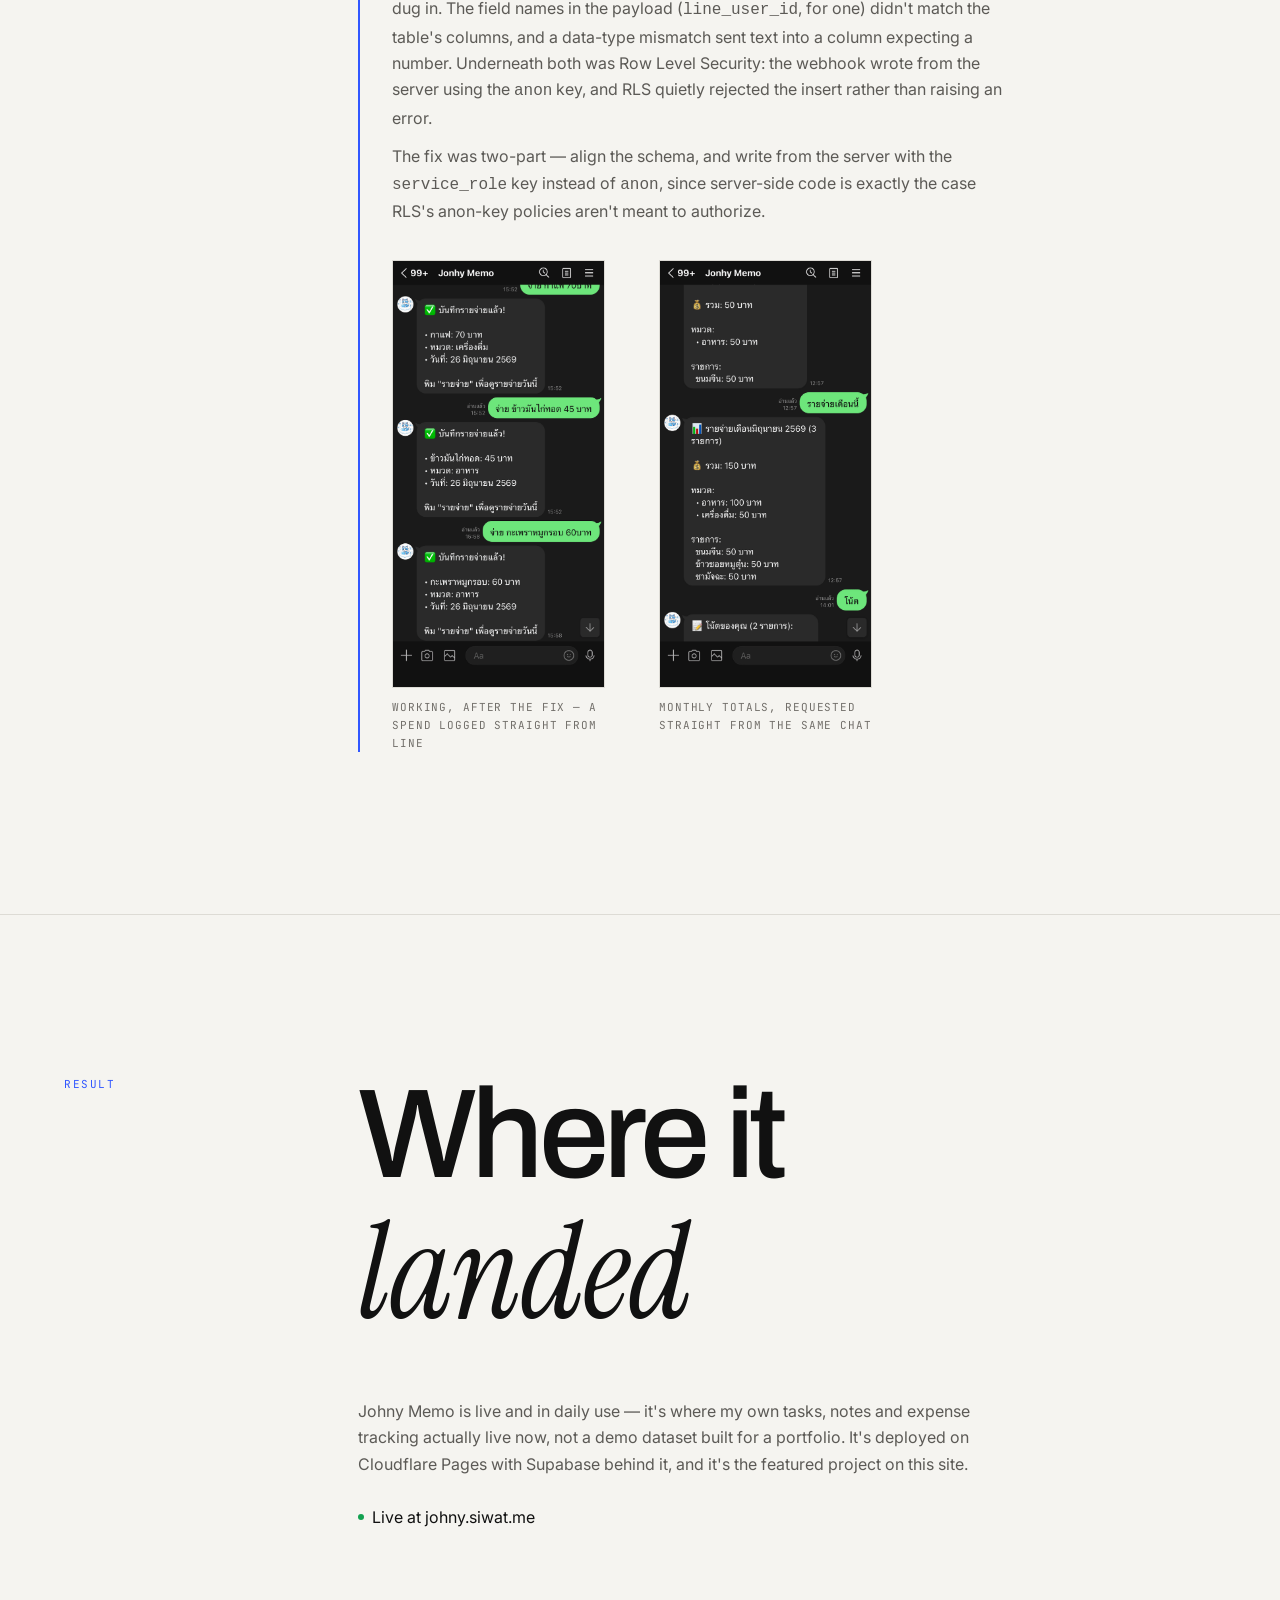
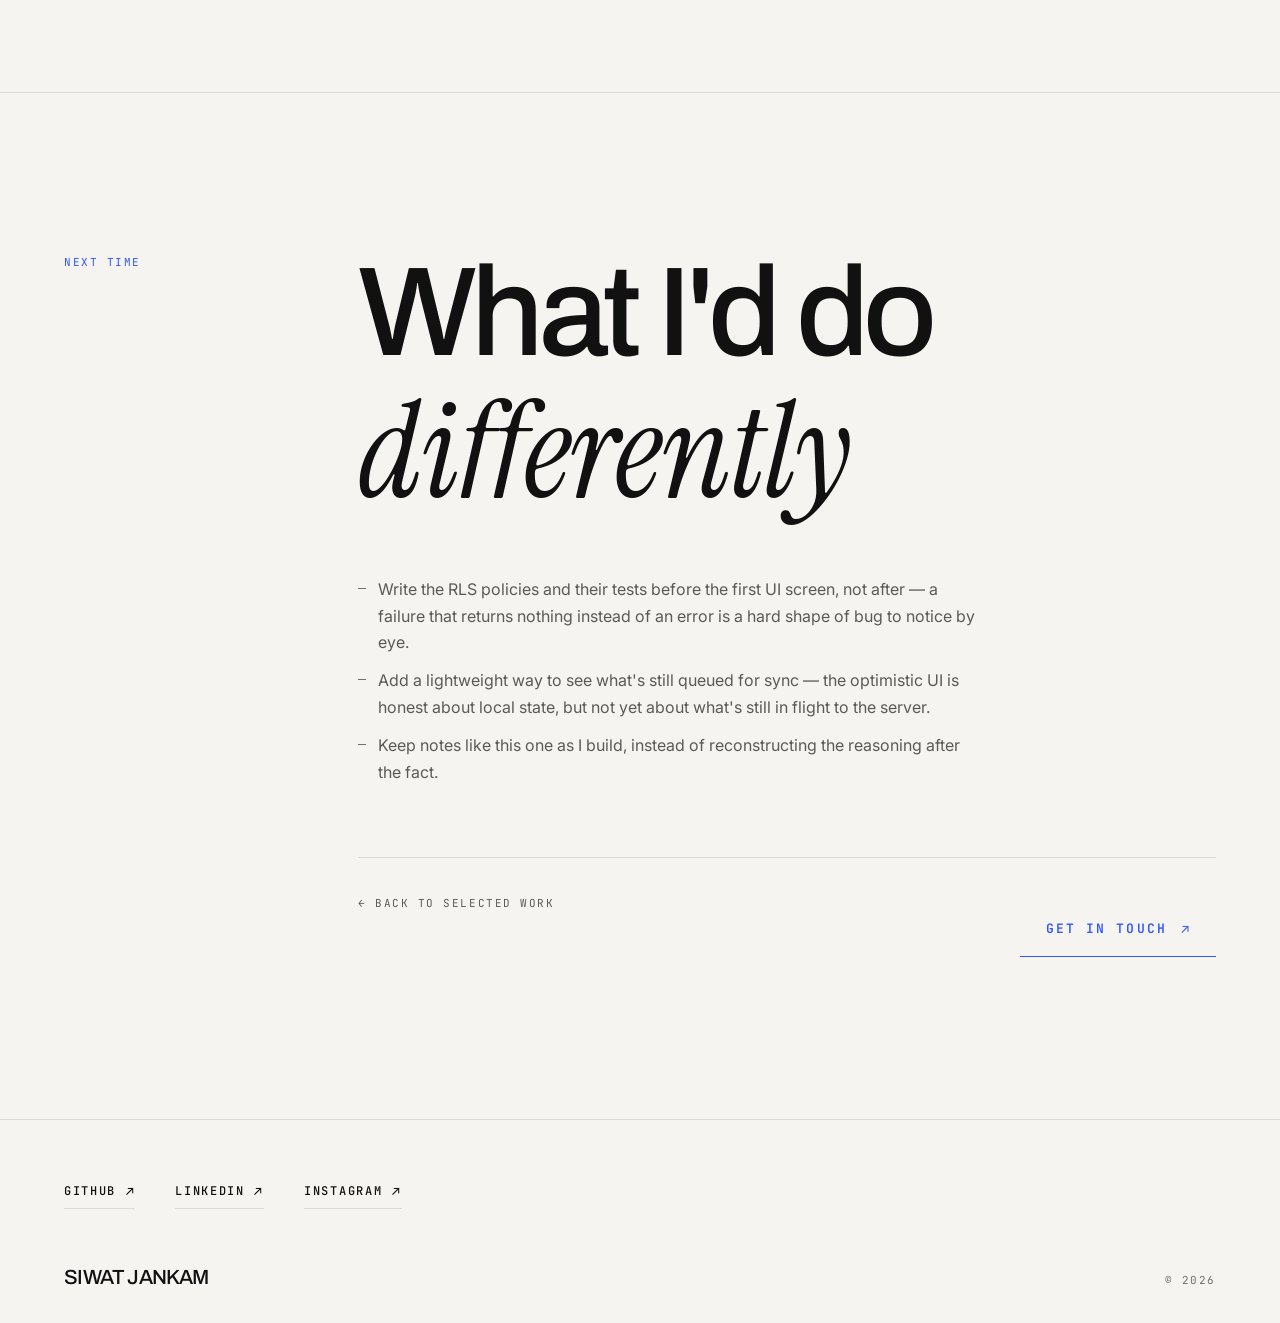
<file: work/johny-memo.html>
<!DOCTYPE html>
<html lang="en">

<head>
  <meta charset="UTF-8" />
  <meta name="viewport" content="width=device-width, initial-scale=1.0" />
  <title>Johny Memo — Case Study | Siwat Jankam</title>
  <meta name="description" content="How Johny Memo — a private workspace for tasks, notes and expenses — got built: the constraints, the architecture decisions, and what I'd do differently." />
  <link rel="stylesheet" href="../style.css" />
  <script>
    try {
      var t = localStorage.getItem("theme");
      if (t === "dark" || t === "light") {
        document.documentElement.setAttribute("data-theme", t);
      }
    } catch (e) {}
  </script>

  <link rel="preconnect" href="https://fonts.googleapis.com" />
  <link rel="preconnect" href="https://fonts.gstatic.com" crossorigin />
  <link href="https://fonts.googleapis.com/css2?family=Archivo:wght@400;500&family=Instrument+Serif:ital@0;1&family=Inter:wght@400;500&family=JetBrains+Mono:wght@400;500;600&display=swap" rel="stylesheet" />
</head>

<body>

  <div class="grid-lines" aria-hidden="true">
    <span></span><span></span><span></span><span></span><span></span><span></span>
    <span></span><span></span><span></span><span></span><span></span><span></span>
  </div>

  <div class="scroll-progress"><div class="scroll-progress__bar" id="progressBar"></div></div>


  <!-- ════════════════════════════════════════════
       NAV
  ════════════════════════════════════════════ -->
  <nav class="nav" id="nav">
    <div class="nav__inner">
      <a class="nav__logo" href="../index.html">Siwat Jankam</a>

      <div class="nav__links">
        <a class="nav__link u-line" href="../index.html#about">About</a>
        <a class="nav__link u-line" href="../index.html#skills">Skills</a>
        <a class="nav__link u-line" href="../index.html#projects">Projects</a>
        <a class="nav__link u-line" href="../index.html#experience">Experience</a>
        <a class="nav__link u-line" href="../index.html#contact">Contact</a>
        <a href="https://github.com/sjsiwat" target="_blank" rel="noopener" class="nav__github">
          <svg width="14" height="14" fill="currentColor" viewBox="0 0 24 24"><path d="M12 .3a12 12 0 0 0-3.8 23.38c.6.11.82-.26.82-.58v-2.03c-3.34.73-4.04-1.61-4.04-1.61-.55-1.39-1.34-1.76-1.34-1.76-1.08-.74.08-.73.08-.73 1.2.09 1.83 1.24 1.83 1.24 1.07 1.83 2.81 1.3 3.5 1 .1-.78.42-1.31.76-1.61-2.67-.3-5.47-1.33-5.47-5.93 0-1.31.47-2.38 1.24-3.22-.14-.3-.54-1.52.1-3.18 0 0 1-.32 3.3 1.23a11.5 11.5 0 0 1 6 0c2.28-1.55 3.29-1.23 3.29-1.23.64 1.66.24 2.88.12 3.18.77.84 1.23 1.91 1.23 3.22 0 4.61-2.8 5.63-5.48 5.92.43.37.81 1.1.81 2.22v3.29c0 .32.22.7.83.58A12 12 0 0 0 12 .3z"/></svg>
          GITHUB
        </a>
      </div>

      <button class="lamp" id="lamp" type="button" aria-pressed="false"
              aria-label="Turn the lights down">
        <svg class="lamp__svg" width="22" height="22" viewBox="0 0 24 24" fill="none"
             stroke="currentColor" stroke-width="1.4" stroke-linecap="round"
             stroke-linejoin="round" aria-hidden="true">
          <path d="M12 1.6V4.9" />
          <path class="lamp__shade" d="M3.2 13.8C3.2 8.9 7.1 4.9 12 4.9s8.8 4 8.8 8.9Z" />
          <circle class="lamp__bulb" cx="12" cy="16.7" r="2.4" />
          <g class="lamp__rays">
            <path d="M6.4 18.4 4.1 22.0" />
            <path d="M12 20.5V23.4" />
            <path d="M17.6 18.4 19.9 22.0" />
          </g>
        </svg>
      </button>
      <button class="nav__burger" id="burger" aria-label="Toggle menu">
        <svg id="iconMenu" width="20" height="20" fill="none" stroke="currentColor" stroke-width="2" stroke-linecap="round" viewBox="0 0 24 24"><line x1="4" y1="6" x2="20" y2="6"/><line x1="4" y1="12" x2="20" y2="12"/><line x1="4" y1="18" x2="20" y2="18"/></svg>
        <svg id="iconClose" width="20" height="20" fill="none" stroke="currentColor" stroke-width="2" stroke-linecap="round" viewBox="0 0 24 24" style="display:none"><line x1="6" y1="6" x2="18" y2="18"/><line x1="18" y1="6" x2="6" y2="18"/></svg>
      </button>
    </div>

    <div class="nav__mobile" id="mobileMenu">
      <a href="../index.html#about">About</a>
      <a href="../index.html#skills">Skills</a>
      <a href="../index.html#projects">Projects</a>
      <a href="../index.html#experience">Experience</a>
      <a href="../index.html#contact">Contact</a>
    </div>
  </nav>


  <main>

    <!-- ════════════════════════════════════════════
         CASE STUDY HERO
    ════════════════════════════════════════════ -->
    <header class="case-hero">
      <div class="wrap">
        <div class="section__body" style="grid-column: 1 / -1;">
          <a class="case-back u-line" href="../index.html#projects">&larr; Selected work</a>

          <p class="hero__kicker">Case Study</p>
          <h1 class="section-title case-title">Johny Memo <span class="accent">— a personal OS</span></h1>
          <p class="t-lead case-dek">
            Tasks, notes and expenses in one private place. I designed the interface first, then
            built the API, the database and the auth underneath it.
          </p>
          <p class="project__meta case-meta">
            <span>Design + full-stack</span><span>Solo</span><span>2026</span><span>Live in production</span>
          </p>
          <div class="project__links">
            <a class="btn" href="https://johny.siwat.me" target="_blank" rel="noopener">Live site <span class="btn__arrow">&#8599;</span></a>
            <a class="btn btn--quiet" href="https://github.com/sjsiwat/Little-Johny" target="_blank" rel="noopener">GitHub <span class="btn__arrow">&#8599;</span></a>
          </div>

          <div class="case-figure img-reveal reveal">
            <img src="../project-images/johny_memo.png" alt="Johny Memo — the sign-in page and workspace" loading="lazy" />
          </div>
        </div>
      </div>
    </header>


    <!-- ════════════════════════════════════════════
         CONTEXT
    ════════════════════════════════════════════ -->
    <section class="section">
      <div class="wrap">
        <div class="section-label"><span>Context</span></div>
        <div class="section__body">
          <h2 class="section-title">What it's <span class="accent">for</span></h2>
          <div class="reveal">
            <p class="t-body">
              I wanted one place for the three lists I was keeping separately — tasks, notes, and
              money going in and out — and I wanted it to feel like mine: fast, private, and not a
              repurposed spreadsheet. Johny Memo is that place.
            </p>
            <p class="t-body" style="margin-top: 1.5rem;">
              It's a solo project, in every sense: I drew the interface and the flows first, in a
              design tool, before writing a line of the backend. Everything it's built with — the
              sync, the auth, the database policies — exists to serve that interface, not the other
              way around.
            </p>
          </div>

          <div class="case-gallery reveal">
            <figure>
              <div class="case-figure img-reveal">
                <img src="../project-images/johny-dashboard.png" alt="Johny Memo — the dashboard, with today's focus, spend and latest notes" loading="lazy" />
              </div>
              <figcaption>Dashboard — today's tasks, focus items, and spend at a glance</figcaption>
            </figure>
            <figure>
              <div class="case-figure img-reveal">
                <img src="../project-images/johny-tasks.png" alt="Johny Memo — the tasks board, split into four stages" loading="lazy" />
              </div>
              <figcaption>Tasks — a kanban board across four stages</figcaption>
            </figure>
            <figure>
              <div class="case-figure img-reveal">
                <img src="../project-images/johny-calendar.png" alt="Johny Memo — the calendar, with tasks placed by day" loading="lazy" />
              </div>
              <figcaption>Calendar — tasks and events by day</figcaption>
            </figure>
            <figure>
              <div class="case-figure img-reveal">
                <img src="../project-images/johny-expenses.png" alt="Johny Memo — the expenses log, filtered by day, month and year" loading="lazy" />
              </div>
              <figcaption>Expenses — logged by category, filtered by day, month, or year</figcaption>
            </figure>
          </div>
        </div>
      </div>
    </section>


    <!-- ════════════════════════════════════════════
         CONSTRAINTS
    ════════════════════════════════════════════ -->
    <section class="section">
      <div class="wrap">
        <div class="section-label"><span>Constraints</span></div>
        <div class="section__body">
          <h2 class="section-title">What it had <span class="accent">to survive</span></h2>
          <div class="reveal">
            <p class="t-body">
              Four things shaped every decision below more than any single feature request did:
            </p>
            <ul class="tl-list" style="margin-top: 1.5rem;">
              <li><strong>One person.</strong> No team to review a decision — every trade-off had to be one I could live with alone.</li>
              <li><strong>Free-tier infrastructure.</strong> Supabase and Cloudflare Pages, not a budget for anything heavier.</li>
              <li><strong>A daily driver, on a phone.</strong> It had to stay usable on a slow or dropped connection, because that's when I actually reach for it.</li>
              <li><strong>Real data.</strong> My own tasks, notes and finances — not a demo dataset — so privacy had to be structural, not just promised in a privacy policy nobody reads.</li>
            </ul>
          </div>
        </div>
      </div>
    </section>


    <!-- ════════════════════════════════════════════
         IMPLEMENTATION
    ════════════════════════════════════════════ -->
    <section class="section">
      <div class="wrap">
        <div class="section-label"><span>Implementation</span></div>
        <div class="section__body">
          <h2 class="section-title">Built <span class="accent">three times over</span></h2>
          <div class="reveal">
            <p class="t-body">
              This is a learning project first. Some of it was built with AI-assisted
              ("vibe") coding, but reviewed and reworked at each stage rather than accepted
              as-is — each rewrite below was a deliberate step to learn the layer the last
              version was hiding, not a restart out of confusion.
            </p>
          </div>

          <div class="timeline reveal" style="margin-top: clamp(32px, 4vh, 56px);">

            <article class="tl-item">
              <span class="tl-year">v1</span>
              <div>
                <h3 class="tl-role">Static HTML</h3>
                <p class="tl-org">Proving the interface before anything was dynamic.</p>
                <ul class="tl-list">
                  <li>Pages and layout only — no state, no data, just the design translated into markup.</li>
                </ul>
              </div>
            </article>

            <article class="tl-item">
              <span class="tl-year">v2</span>
              <div>
                <h3 class="tl-role">Vanilla JavaScript</h3>
                <p class="tl-org">Learning the DOM directly before reaching for a framework.</p>
                <ul class="tl-list">
                  <li>Added interactivity and local state by hand — the parts a framework would normally hide.</li>
                </ul>
              </div>
            </article>

            <article class="tl-item">
              <span class="tl-year">v3</span>
              <div>
                <h3 class="tl-role">Next.js</h3>
                <p class="tl-org">Moved to a framework to learn its conventions.</p>
                <ul class="tl-list">
                  <li>Traded hand-written wiring for routing, data fetching and a file-based structure — to see what problems a framework actually solves.</li>
                </ul>
              </div>
            </article>

            <article class="tl-item is-current">
              <span class="tl-year">v4</span>
              <div>
                <h3 class="tl-role">React</h3>
                <p class="tl-org">Simplified back down once the extra machinery stopped paying for itself.</p>
                <ul class="tl-list">
                  <li>Kept the framework, dropped the server-rendering layer a single-user PWA doesn't need.</li>
                </ul>
              </div>
            </article>

          </div>
        </div>
      </div>
    </section>


    <!-- ════════════════════════════════════════════
         DECISIONS
    ════════════════════════════════════════════ -->
    <section class="section">
      <div class="wrap">
        <div class="section-label"><span>Decisions</span></div>
        <div class="section__body">
          <h2 class="section-title">Four calls, and <span class="accent">what they cost</span></h2>

          <div class="decision-list reveal">

            <div class="decision">
              <span class="decision__num t-micro">01</span>
              <div>
                <h3 class="decision__title">Magic-link sign-in, not a password</h3>
                <p class="decision__why t-body">
                  One less thing to build and one less thing to leak. No password-reset flow, no
                  hashing to get right on day one — Supabase Auth handles the email round-trip.
                </p>
                <p class="decision__tradeoff"><span>Trade-off</span>Every sign-in needs a live inbox. There's no offline-first login, and a slow email provider is a slow login.</p>
              </div>
            </div>

            <div class="decision">
              <span class="decision__num t-micro">02</span>
              <div>
                <h3 class="decision__title">Row Level Security in Postgres, not an <code>if</code> in the API</h3>
                <p class="decision__why t-body">
                  Data isolation lives at the database layer, so a bug in my application code can't
                  leak one person's tasks into another's response — the database refuses the query
                  before it gets that far.
                </p>
                <p class="decision__tradeoff"><span>Trade-off</span>Every table needs its policy written and tested up front. A missing policy fails closed — it returns nothing, not an error — which reads exactly like an empty state.</p>
              </div>
            </div>

            <div class="decision">
              <span class="decision__num t-micro">03</span>
              <div>
                <h3 class="decision__title">Optimistic UI with undo, not a confirm dialog</h3>
                <p class="decision__why t-body">
                  Checking a task or deleting a note lands immediately, and only rolls back if the
                  server disagrees. A confirm dialog protects against the same rare mistake on every
                  single delete; undo pays that cost once, only when it's actually needed.
                </p>
                <p class="decision__tradeoff"><span>Trade-off</span>The UI can show a state the server hasn't accepted yet. Rolling back a rejected write without it feeling like a glitch took more care than a confirm dialog would have.</p>
              </div>
            </div>

            <div class="decision">
              <span class="decision__num t-micro">04</span>
              <div>
                <h3 class="decision__title">A PWA, not a native app</h3>
                <p class="decision__why t-body">
                  One codebase, installable straight from the browser, no app-store review cycle to
                  ship a fix. For a tool only I use, that loop matters more than native APIs I'm not
                  reaching for anyway.
                </p>
                <p class="decision__tradeoff"><span>Trade-off</span>No home-screen presence unless I remember to add it, and background sync is weaker than what a native app gets for free.</p>
              </div>
            </div>

          </div>
        </div>
      </div>
    </section>


    <!-- ════════════════════════════════════════════
         WHAT BROKE
    ════════════════════════════════════════════ -->
    <section class="section">
      <div class="wrap">
        <div class="section-label"><span>What broke</span></div>
        <div class="section__body">
          <h2 class="section-title">Two things that <span class="accent">actually broke</span></h2>

          <div class="reveal">
            <div class="incident">
              <span class="incident__label">A fallback link that didn't</span>
              <p class="t-body">
                Testing turned this one up myself: after signing in through LINE, the app didn't
                forward to the dashboard — the fallback redirect pointed at a destination URL the
                system couldn't find. The fix was as plain as the cause: correcting the link so it
                pointed at the right place.
              </p>
            </div>
            <div class="incident">
              <span class="incident__label">Messages that never landed</span>
              <p class="t-body">
                After wiring up the LINE Messaging API to log incoming messages as notes, the
                webhook received them but Supabase never saved them — for two reasons, once I dug
                in. The field names in the payload (<code>line_user_id</code>, for one) didn't
                match the table's columns, and a data-type mismatch sent text into a column
                expecting a number. Underneath both was Row Level Security: the webhook wrote from
                the server using the <code>anon</code> key, and RLS quietly rejected the insert
                rather than raising an error.
              </p>
              <p class="t-body">
                The fix was two-part — align the schema, and write from the server with the
                <code>service_role</code> key instead of <code>anon</code>, since server-side code
                is exactly the case RLS's anon-key policies aren't meant to authorize.
              </p>
              <div class="case-gallery case-gallery--phones">
                <figure>
                  <div class="case-figure img-reveal">
                    <img src="../project-images/johny-line-log.png" alt="Johny Memo — logging an expense as a plain LINE message, with the bot confirming the amount, category and date" loading="lazy" />
                  </div>
                  <figcaption>Working, after the fix — a spend logged straight from LINE</figcaption>
                </figure>
                <figure>
                  <div class="case-figure img-reveal">
                    <img src="../project-images/johny-line-summary.png" alt="Johny Memo — a monthly expense summary requested and returned inside the LINE chat" loading="lazy" />
                  </div>
                  <figcaption>Monthly totals, requested straight from the same chat</figcaption>
                </figure>
              </div>
            </div>
          </div>
        </div>
      </div>
    </section>


    <!-- ════════════════════════════════════════════
         RESULT
    ════════════════════════════════════════════ -->
    <section class="section">
      <div class="wrap">
        <div class="section-label"><span>Result</span></div>
        <div class="section__body">
          <h2 class="section-title">Where it <span class="accent">landed</span></h2>
          <div class="reveal">
            <p class="t-body">
              Johny Memo is live and in daily use — it's where my own tasks, notes and expense
              tracking actually live now, not a demo dataset built for a portfolio. It's deployed on
              Cloudflare Pages with Supabase behind it, and it's the featured project on this site.
            </p>
            <p class="case-status">
              <span class="status"><i class="status__dot" aria-hidden="true"></i>Live at johny.siwat.me</span>
            </p>
          </div>
        </div>
      </div>
    </section>


    <!-- ════════════════════════════════════════════
         WHAT I'D DO DIFFERENTLY
    ════════════════════════════════════════════ -->
    <section class="section">
      <div class="wrap">
        <div class="section-label"><span>Next time</span></div>
        <div class="section__body">
          <h2 class="section-title">What I'd do <span class="accent">differently</span></h2>
          <div class="reveal">
            <ul class="tl-list">
              <li>Write the RLS policies and their tests before the first UI screen, not after — a failure that returns nothing instead of an error is a hard shape of bug to notice by eye.</li>
              <li>Add a lightweight way to see what's still queued for sync — the optimistic UI is honest about local state, but not yet about what's still in flight to the server.</li>
              <li>Keep notes like this one as I build, instead of reconstructing the reasoning after the fact.</li>
            </ul>
          </div>

          <div class="case-close reveal" style="margin-top: clamp(56px, 8vh, 88px); padding-top: clamp(32px, 4vh, 56px); border-top: 1px solid var(--line);">
            <a class="case-back u-line" href="../index.html#projects">&larr; Back to selected work</a>
            <a class="contact__action" href="mailto:sj.siwat@gmail.com">
              <span class="contact__action-label">Get in touch</span>
              <span class="contact__action-arrow" aria-hidden="true">&#8599;</span>
            </a>
          </div>
        </div>
      </div>
    </section>

  </main>


  <!-- ════════════════════════════════════════════
       FOOTER
  ════════════════════════════════════════════ -->
  <footer>
    <div class="footer__inner">
      <nav class="footer__links" aria-label="Elsewhere">
        <a class="footer__link" href="https://github.com/sjsiwat" target="_blank" rel="noopener">
          GitHub <span class="footer__arrow" aria-hidden="true">&#8599;</span>
        </a>
        <a class="footer__link" href="https://www.linkedin.com/in/siwat-jankam-9a340016a" target="_blank" rel="noopener">
          LinkedIn <span class="footer__arrow" aria-hidden="true">&#8599;</span>
        </a>
        <a class="footer__link" href="https://www.instagram.com/yoksiwat/" target="_blank" rel="noopener">
          Instagram <span class="footer__arrow" aria-hidden="true">&#8599;</span>
        </a>
      </nav>

      <div class="footer__sign">
        <span class="footer__mark">Siwat Jankam</span>
        <span class="footer__year">&copy; 2026</span>
      </div>
    </div>
  </footer>


  <script src="../script.js"></script>

</body>
</html>
</file>
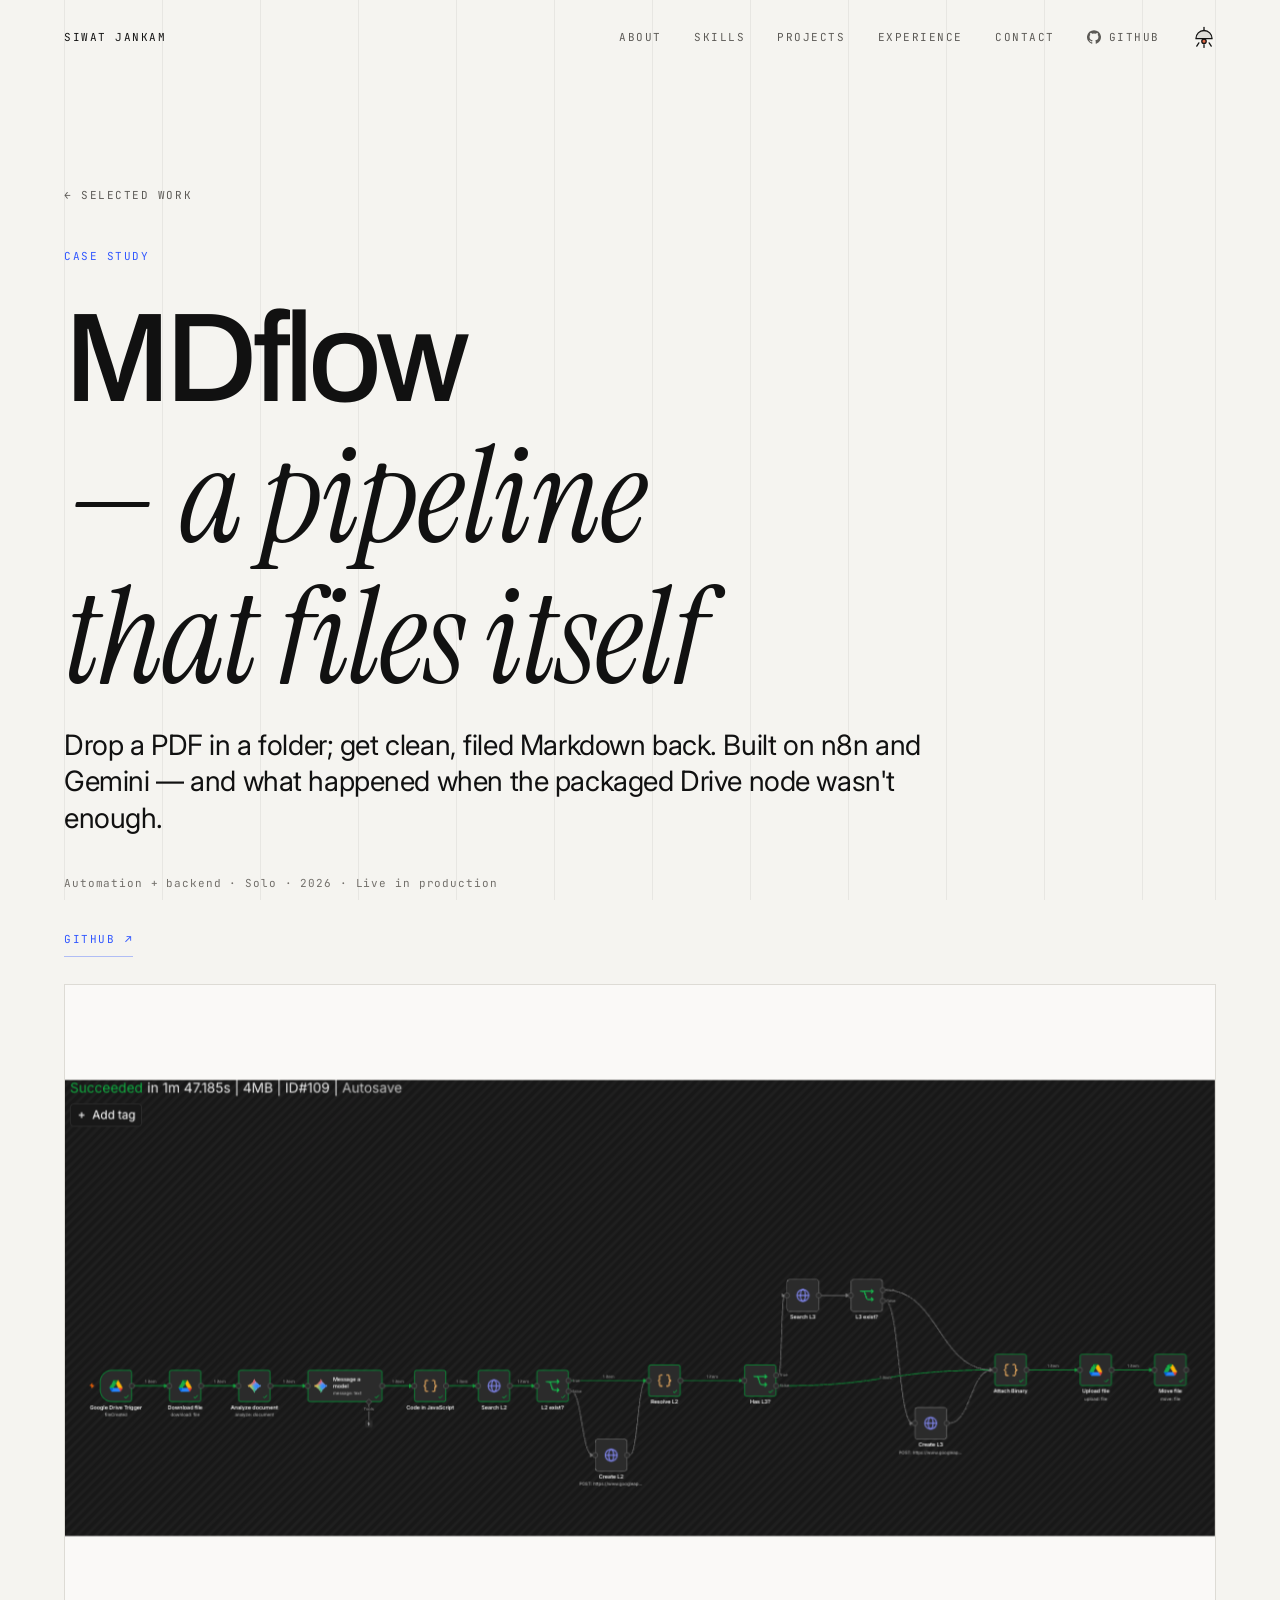
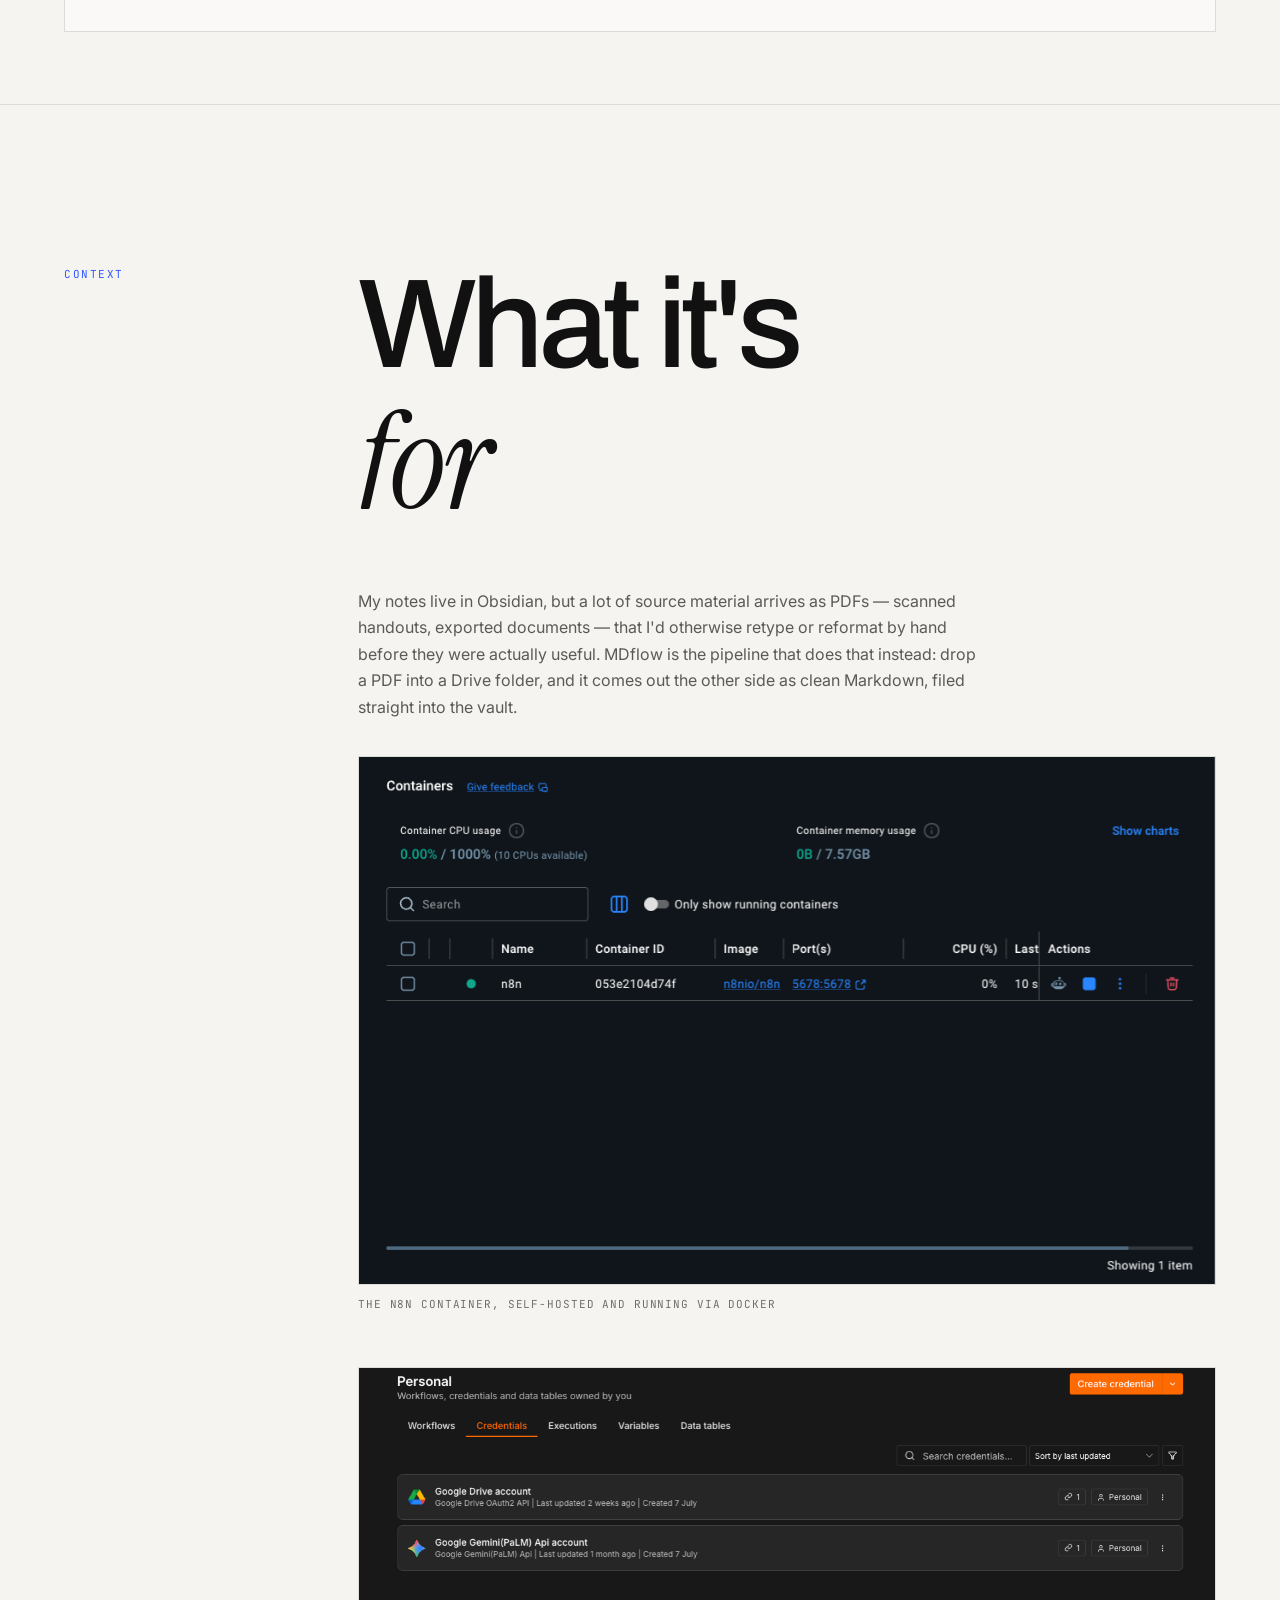
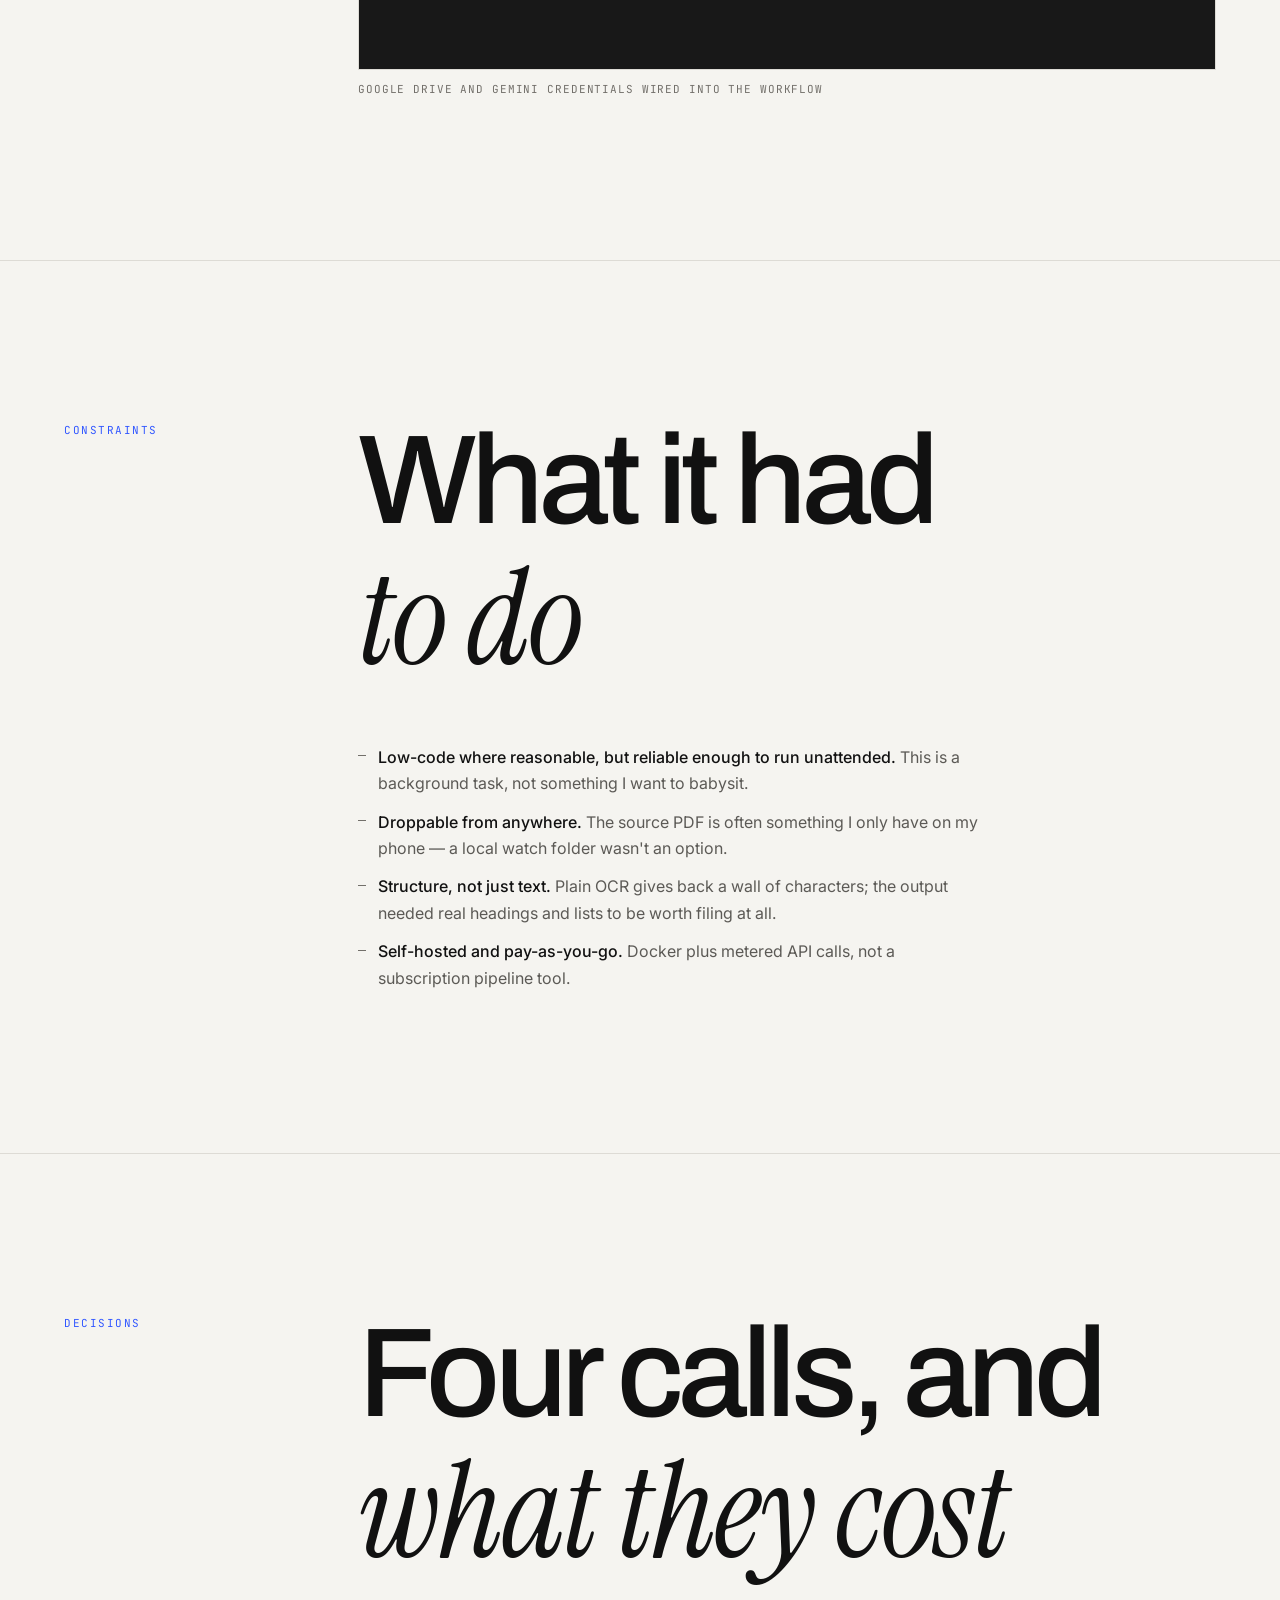
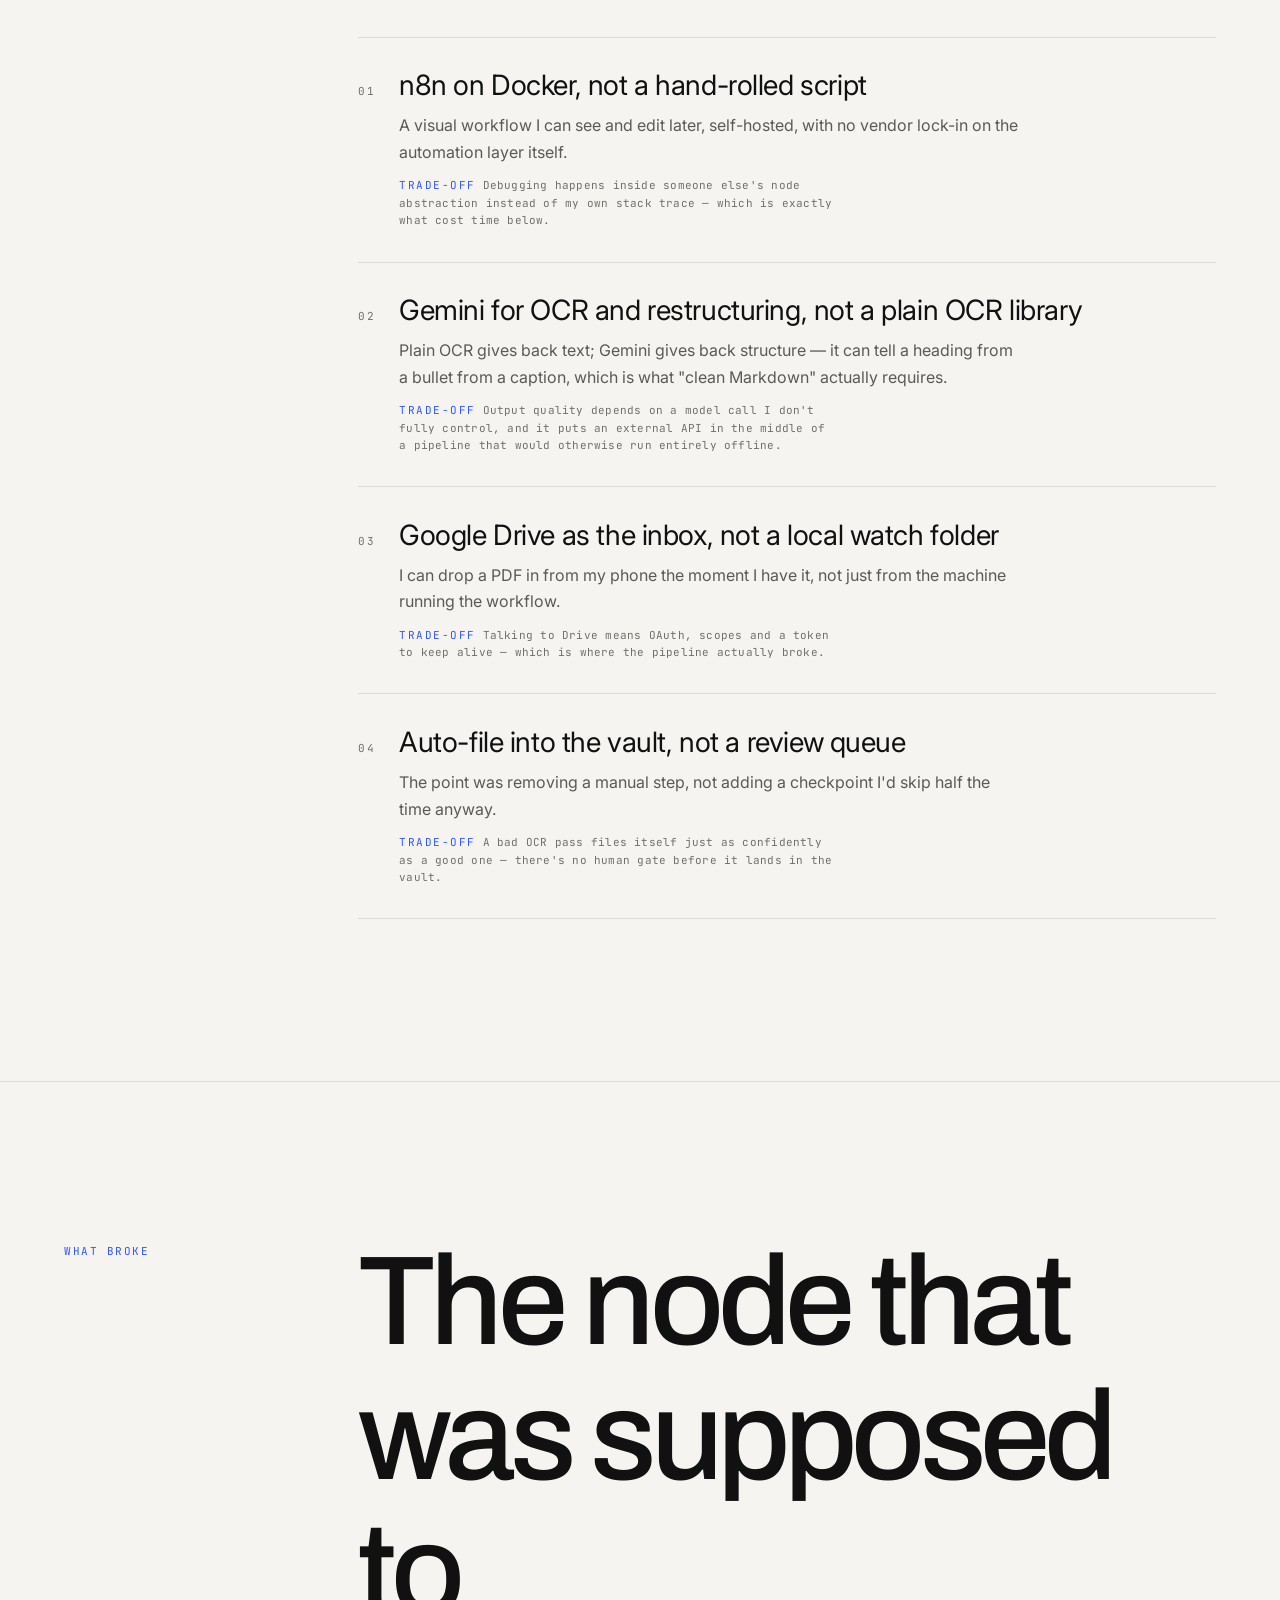
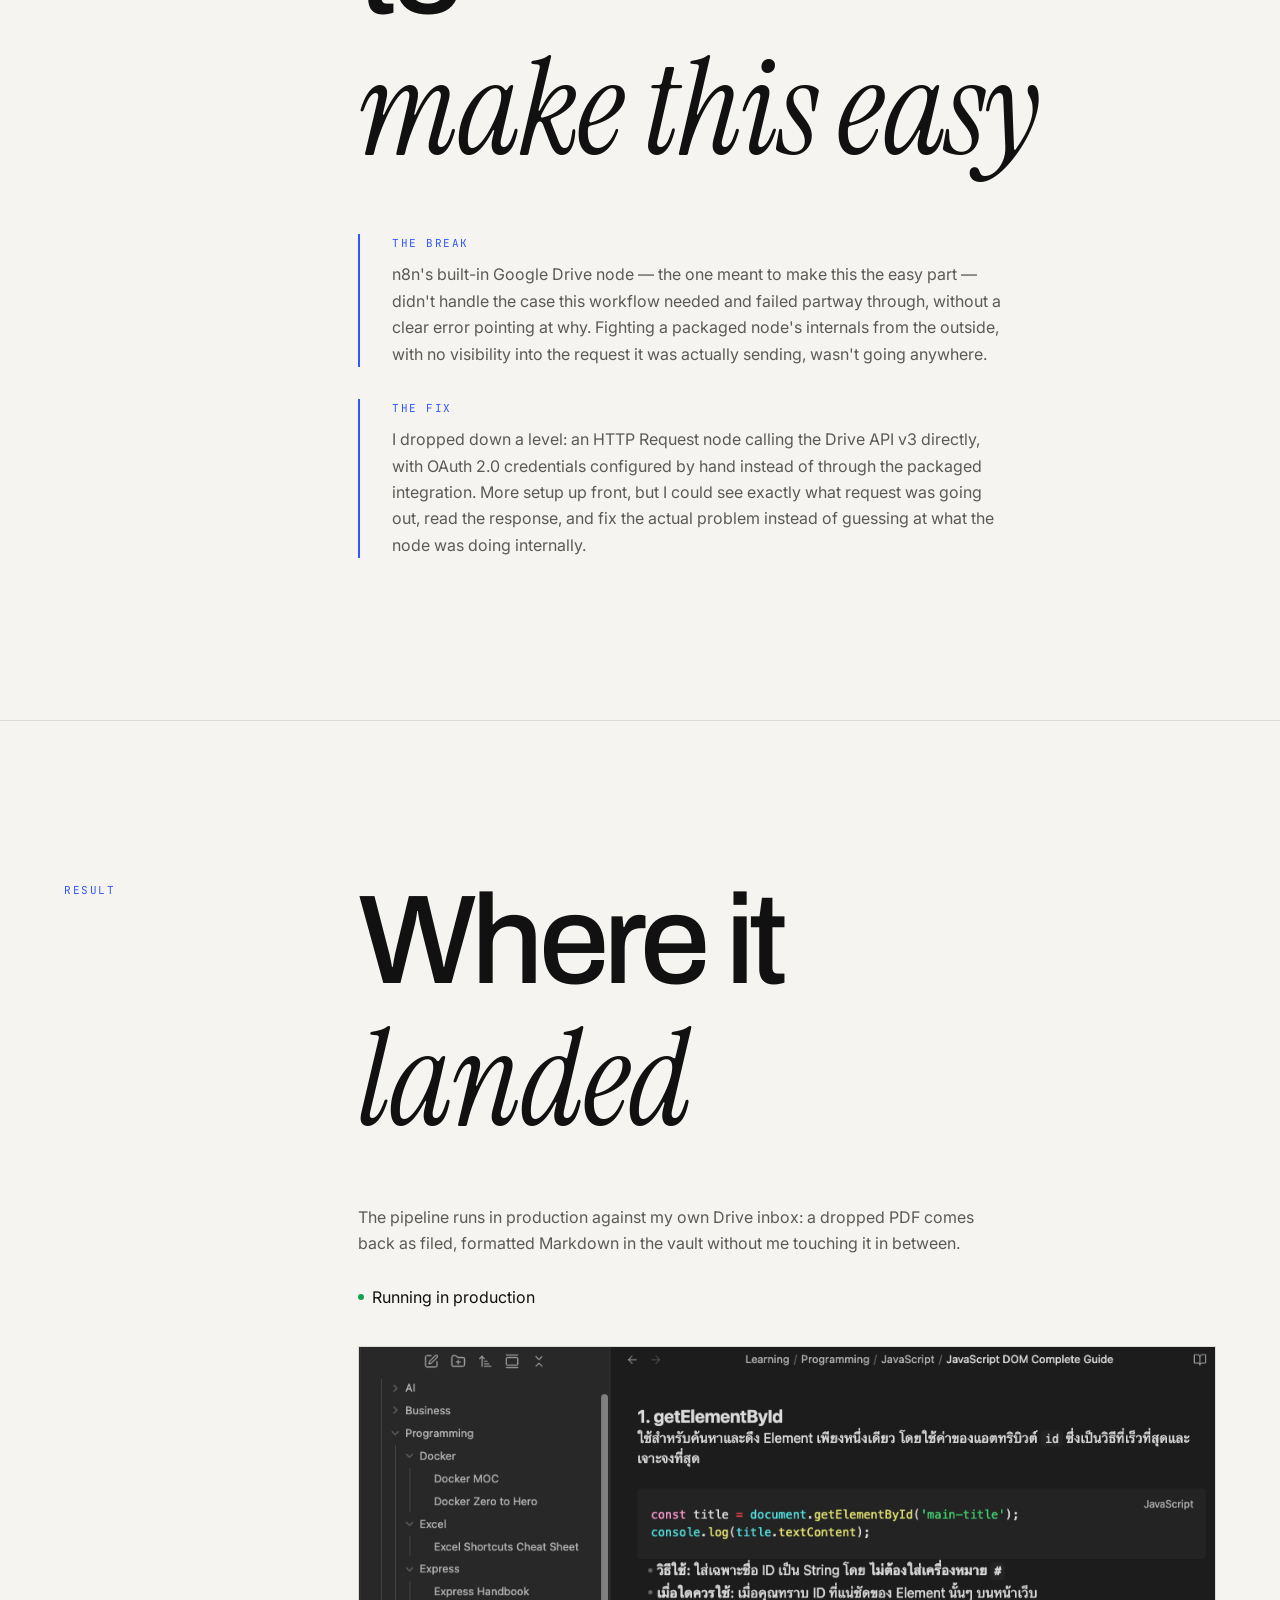
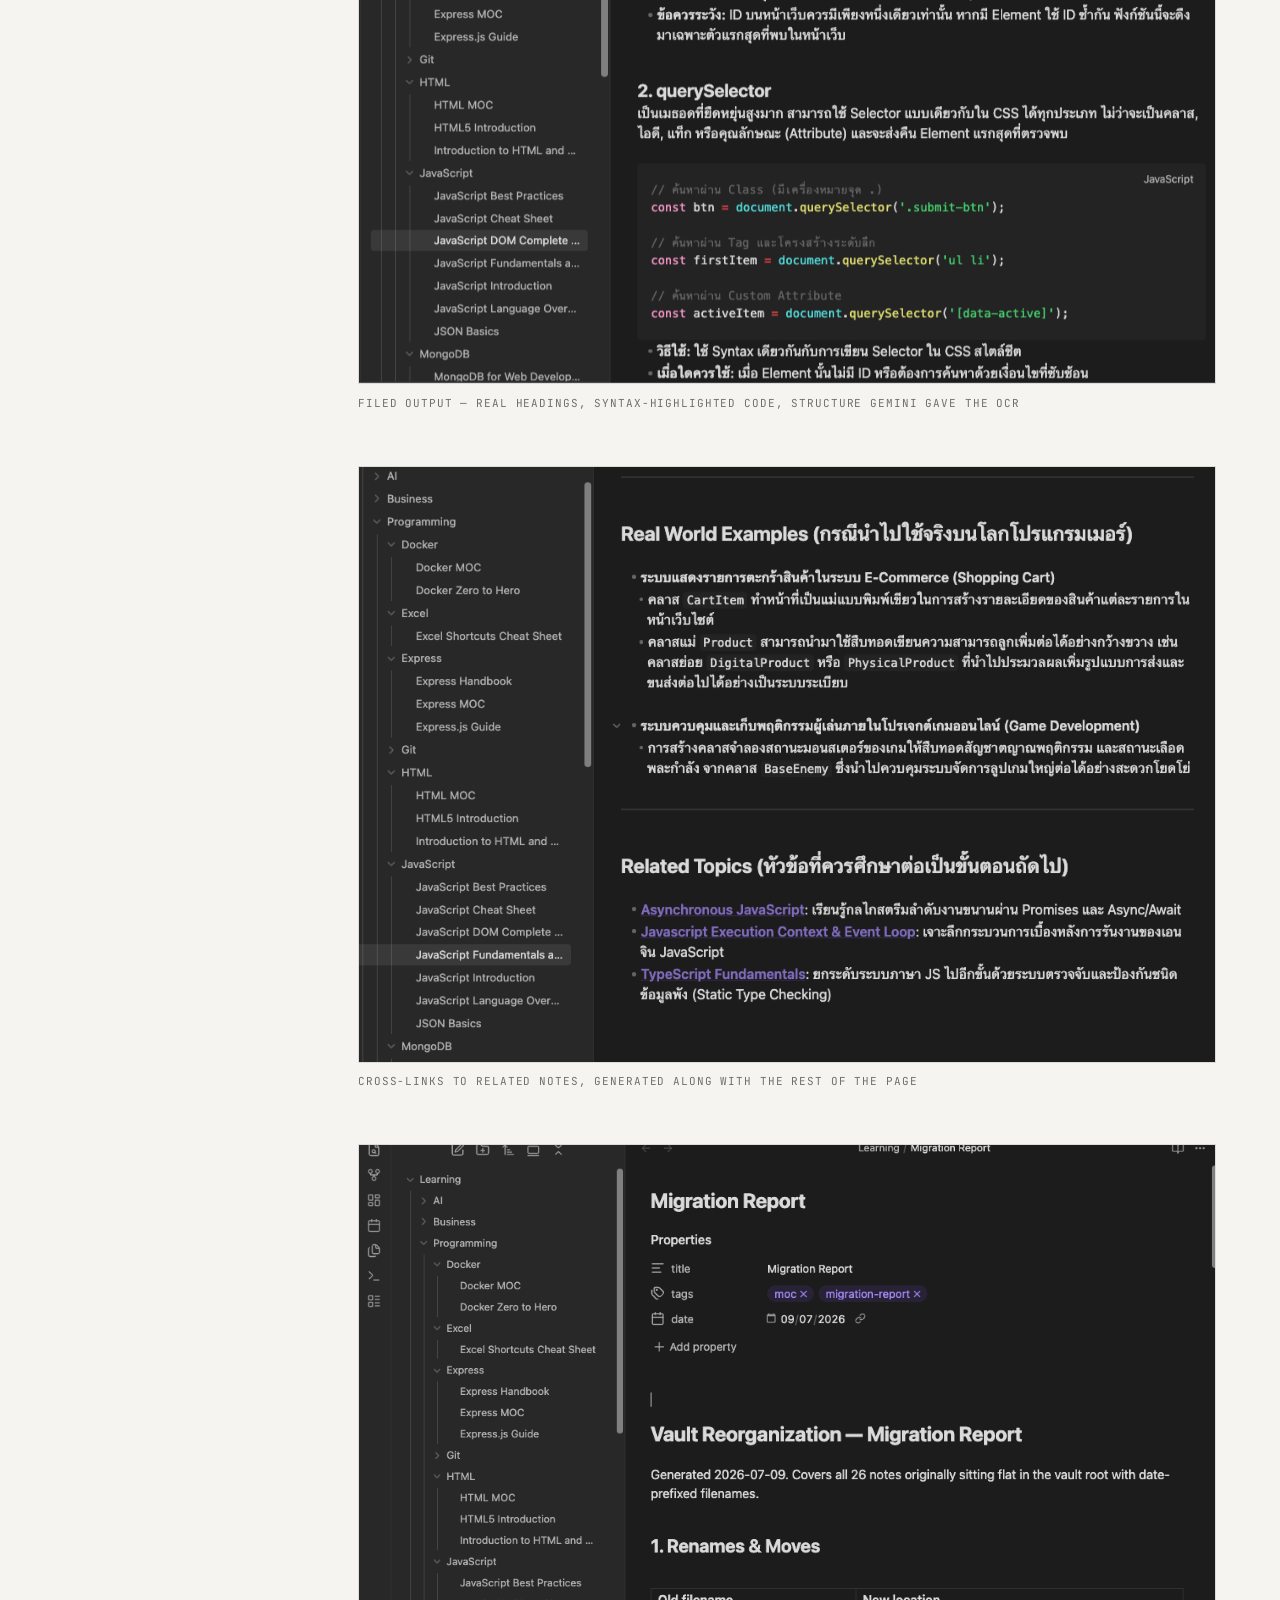
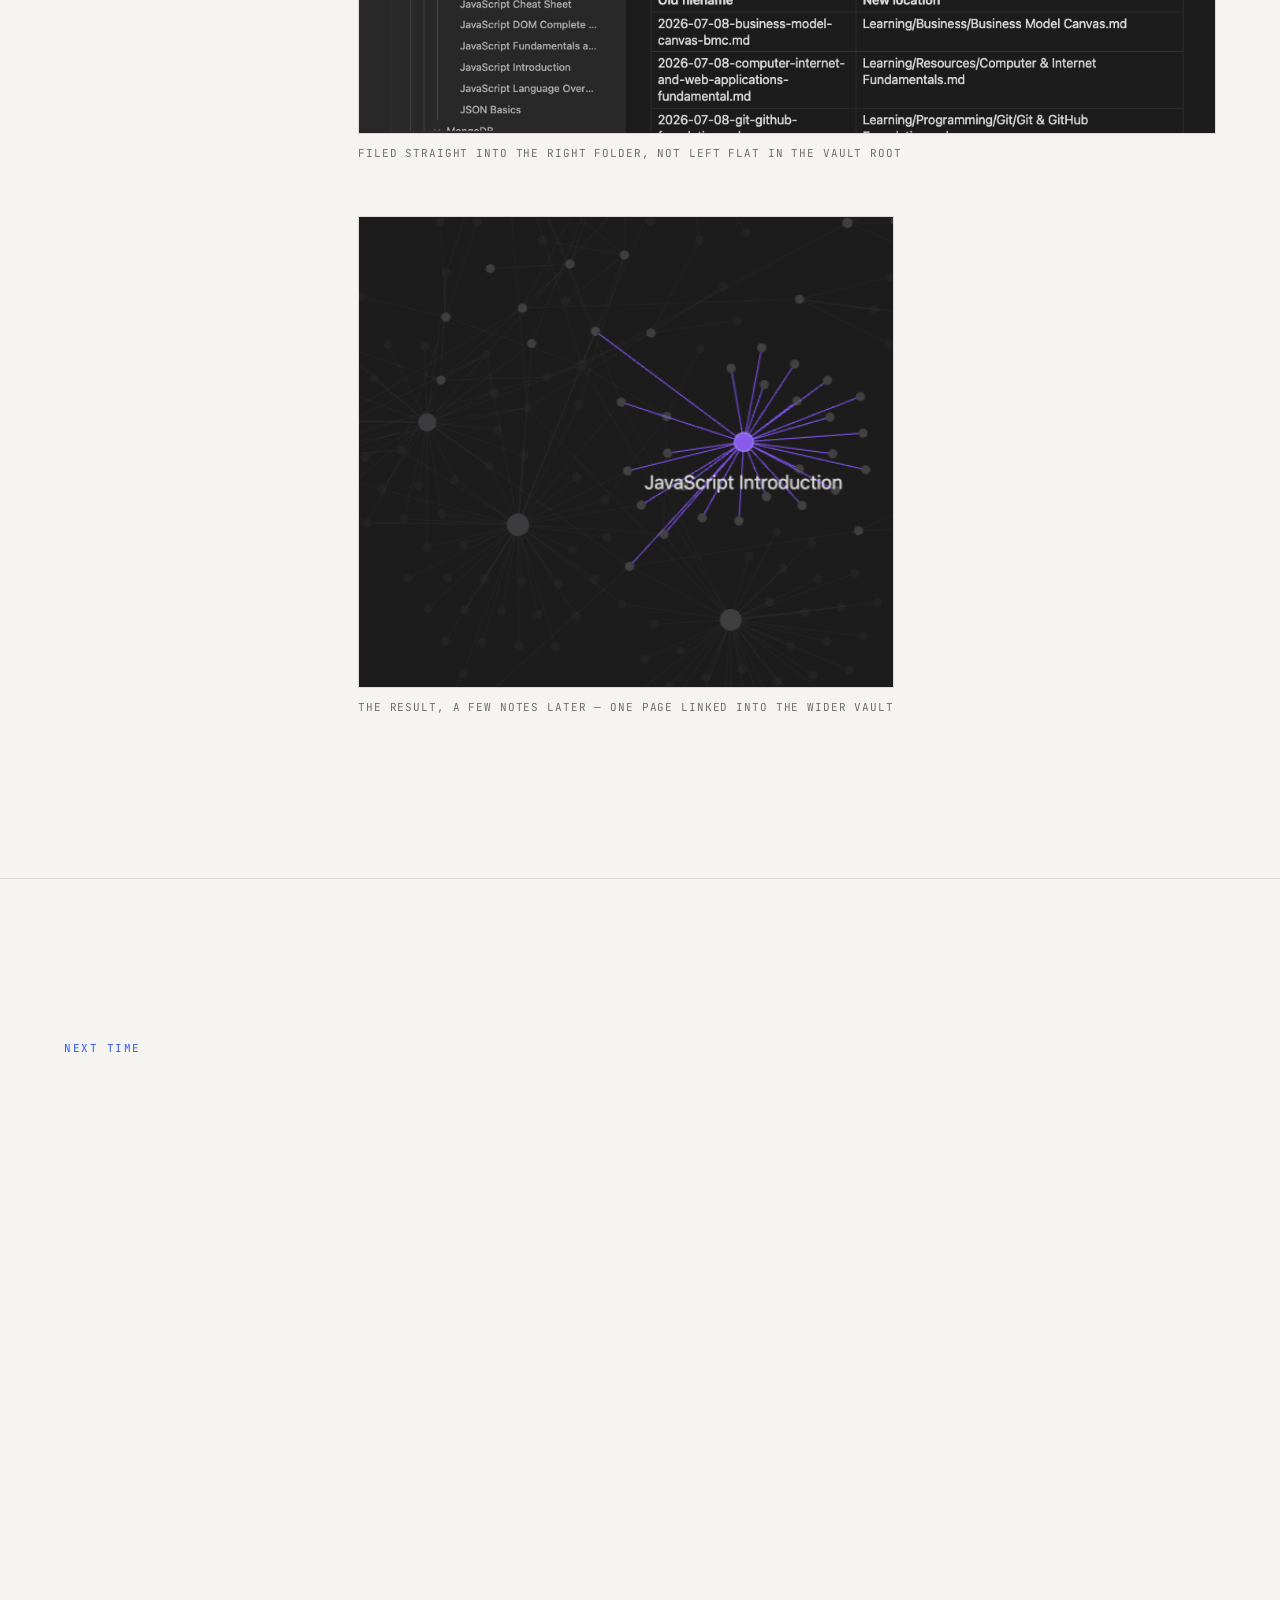
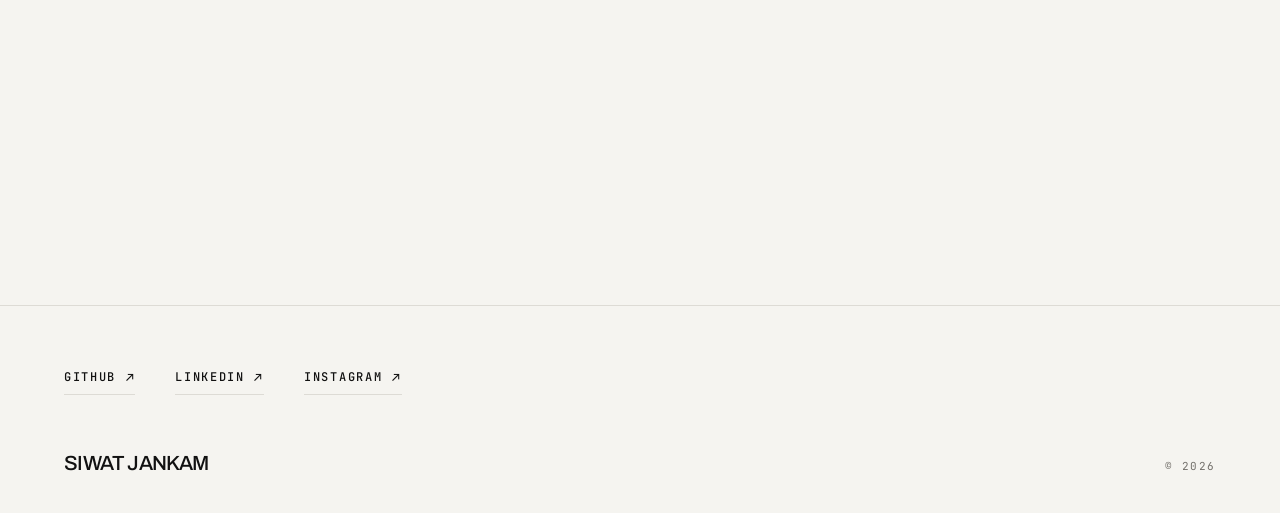
<file: work/mdflow.html>
<!DOCTYPE html>
<html lang="en">

<head>
  <meta charset="UTF-8" />
  <meta name="viewport" content="width=device-width, initial-scale=1.0" />
  <title>MDflow — Case Study | Siwat Jankam</title>
  <meta name="description" content="How MDflow — a PDF-to-Markdown pipeline built on n8n and Gemini — got built, what broke when the packaged Drive node failed, and the fix." />
  <link rel="stylesheet" href="../style.css" />
  <script>
    try {
      var t = localStorage.getItem("theme");
      if (t === "dark" || t === "light") {
        document.documentElement.setAttribute("data-theme", t);
      }
    } catch (e) {}
  </script>

  <link rel="preconnect" href="https://fonts.googleapis.com" />
  <link rel="preconnect" href="https://fonts.gstatic.com" crossorigin />
  <link href="https://fonts.googleapis.com/css2?family=Archivo:wght@400;500&family=Instrument+Serif:ital@0;1&family=Inter:wght@400;500&family=JetBrains+Mono:wght@400;500;600&display=swap" rel="stylesheet" />
</head>

<body>

  <div class="grid-lines" aria-hidden="true">
    <span></span><span></span><span></span><span></span><span></span><span></span>
    <span></span><span></span><span></span><span></span><span></span><span></span>
  </div>

  <div class="scroll-progress"><div class="scroll-progress__bar" id="progressBar"></div></div>


  <!-- ════════════════════════════════════════════
       NAV
  ════════════════════════════════════════════ -->
  <nav class="nav" id="nav">
    <div class="nav__inner">
      <a class="nav__logo" href="../index.html">Siwat Jankam</a>

      <div class="nav__links">
        <a class="nav__link u-line" href="../index.html#about">About</a>
        <a class="nav__link u-line" href="../index.html#skills">Skills</a>
        <a class="nav__link u-line" href="../index.html#projects">Projects</a>
        <a class="nav__link u-line" href="../index.html#experience">Experience</a>
        <a class="nav__link u-line" href="../index.html#contact">Contact</a>
        <a href="https://github.com/sjsiwat" target="_blank" rel="noopener" class="nav__github">
          <svg width="14" height="14" fill="currentColor" viewBox="0 0 24 24"><path d="M12 .3a12 12 0 0 0-3.8 23.38c.6.11.82-.26.82-.58v-2.03c-3.34.73-4.04-1.61-4.04-1.61-.55-1.39-1.34-1.76-1.34-1.76-1.08-.74.08-.73.08-.73 1.2.09 1.83 1.24 1.83 1.24 1.07 1.83 2.81 1.3 3.5 1 .1-.78.42-1.31.76-1.61-2.67-.3-5.47-1.33-5.47-5.93 0-1.31.47-2.38 1.24-3.22-.14-.3-.54-1.52.1-3.18 0 0 1-.32 3.3 1.23a11.5 11.5 0 0 1 6 0c2.28-1.55 3.29-1.23 3.29-1.23.64 1.66.24 2.88.12 3.18.77.84 1.23 1.91 1.23 3.22 0 4.61-2.8 5.63-5.48 5.92.43.37.81 1.1.81 2.22v3.29c0 .32.22.7.83.58A12 12 0 0 0 12 .3z"/></svg>
          GITHUB
        </a>
      </div>

      <button class="lamp" id="lamp" type="button" aria-pressed="false"
              aria-label="Turn the lights down">
        <svg class="lamp__svg" width="22" height="22" viewBox="0 0 24 24" fill="none"
             stroke="currentColor" stroke-width="1.4" stroke-linecap="round"
             stroke-linejoin="round" aria-hidden="true">
          <path d="M12 1.6V4.9" />
          <path class="lamp__shade" d="M3.2 13.8C3.2 8.9 7.1 4.9 12 4.9s8.8 4 8.8 8.9Z" />
          <circle class="lamp__bulb" cx="12" cy="16.7" r="2.4" />
          <g class="lamp__rays">
            <path d="M6.4 18.4 4.1 22.0" />
            <path d="M12 20.5V23.4" />
            <path d="M17.6 18.4 19.9 22.0" />
          </g>
        </svg>
      </button>
      <button class="nav__burger" id="burger" aria-label="Toggle menu">
        <svg id="iconMenu" width="20" height="20" fill="none" stroke="currentColor" stroke-width="2" stroke-linecap="round" viewBox="0 0 24 24"><line x1="4" y1="6" x2="20" y2="6"/><line x1="4" y1="12" x2="20" y2="12"/><line x1="4" y1="18" x2="20" y2="18"/></svg>
        <svg id="iconClose" width="20" height="20" fill="none" stroke="currentColor" stroke-width="2" stroke-linecap="round" viewBox="0 0 24 24" style="display:none"><line x1="6" y1="6" x2="18" y2="18"/><line x1="18" y1="6" x2="6" y2="18"/></svg>
      </button>
    </div>

    <div class="nav__mobile" id="mobileMenu">
      <a href="../index.html#about">About</a>
      <a href="../index.html#skills">Skills</a>
      <a href="../index.html#projects">Projects</a>
      <a href="../index.html#experience">Experience</a>
      <a href="../index.html#contact">Contact</a>
    </div>
  </nav>


  <main>

    <!-- ════════════════════════════════════════════
         CASE STUDY HERO
    ════════════════════════════════════════════ -->
    <header class="case-hero">
      <div class="wrap">
        <div class="section__body" style="grid-column: 1 / -1;">
          <a class="case-back u-line" href="../index.html#projects">&larr; Selected work</a>

          <p class="hero__kicker">Case Study</p>
          <h1 class="section-title case-title">MDflow <span class="accent">— a pipeline that files itself</span></h1>
          <p class="t-lead case-dek">
            Drop a PDF in a folder; get clean, filed Markdown back. Built on n8n and Gemini — and
            what happened when the packaged Drive node wasn't enough.
          </p>
          <p class="project__meta case-meta">
            <span>Automation + backend</span><span>Solo</span><span>2026</span><span>Live in production</span>
          </p>
          <div class="project__links">
            <a class="btn btn--quiet" href="https://github.com/sjsiwat/MDflow" target="_blank" rel="noopener">GitHub <span class="btn__arrow">&#8599;</span></a>
          </div>

          <div class="case-figure img-reveal reveal">
            <img src="../project-images/n8nnode.png" alt="MDflow — the n8n workflow diagram" loading="lazy" />
          </div>
        </div>
      </div>
    </header>


    <!-- ════════════════════════════════════════════
         CONTEXT
    ════════════════════════════════════════════ -->
    <section class="section">
      <div class="wrap">
        <div class="section-label"><span>Context</span></div>
        <div class="section__body">
          <h2 class="section-title">What it's <span class="accent">for</span></h2>
          <div class="reveal">
            <p class="t-body">
              My notes live in Obsidian, but a lot of source material arrives as PDFs — scanned
              handouts, exported documents — that I'd otherwise retype or reformat by hand before
              they were actually useful. MDflow is the pipeline that does that instead: drop a PDF
              into a Drive folder, and it comes out the other side as clean Markdown, filed straight
              into the vault.
            </p>
          </div>

          <div class="case-gallery reveal">
            <figure>
              <div class="case-figure img-reveal">
                <img src="../project-images/mdflow-containers.png" alt="n8n running as a self-hosted Docker container" loading="lazy" />
              </div>
              <figcaption>The n8n container, self-hosted and running via Docker</figcaption>
            </figure>
            <figure>
              <div class="case-figure img-reveal">
                <img src="../project-images/mdflow-credentials.png" alt="Google Drive and Gemini credentials configured in n8n" loading="lazy" />
              </div>
              <figcaption>Google Drive and Gemini credentials wired into the workflow</figcaption>
            </figure>
          </div>
        </div>
      </div>
    </section>


    <!-- ════════════════════════════════════════════
         CONSTRAINTS
    ════════════════════════════════════════════ -->
    <section class="section">
      <div class="wrap">
        <div class="section-label"><span>Constraints</span></div>
        <div class="section__body">
          <h2 class="section-title">What it had <span class="accent">to do</span></h2>
          <div class="reveal">
            <ul class="tl-list">
              <li><strong>Low-code where reasonable, but reliable enough to run unattended.</strong> This is a background task, not something I want to babysit.</li>
              <li><strong>Droppable from anywhere.</strong> The source PDF is often something I only have on my phone — a local watch folder wasn't an option.</li>
              <li><strong>Structure, not just text.</strong> Plain OCR gives back a wall of characters; the output needed real headings and lists to be worth filing at all.</li>
              <li><strong>Self-hosted and pay-as-you-go.</strong> Docker plus metered API calls, not a subscription pipeline tool.</li>
            </ul>
          </div>
        </div>
      </div>
    </section>


    <!-- ════════════════════════════════════════════
         DECISIONS
    ════════════════════════════════════════════ -->
    <section class="section">
      <div class="wrap">
        <div class="section-label"><span>Decisions</span></div>
        <div class="section__body">
          <h2 class="section-title">Four calls, and <span class="accent">what they cost</span></h2>

          <div class="decision-list reveal">

            <div class="decision">
              <span class="decision__num t-micro">01</span>
              <div>
                <h3 class="decision__title">n8n on Docker, not a hand-rolled script</h3>
                <p class="decision__why t-body">
                  A visual workflow I can see and edit later, self-hosted, with no vendor lock-in on
                  the automation layer itself.
                </p>
                <p class="decision__tradeoff"><span>Trade-off</span>Debugging happens inside someone else's node abstraction instead of my own stack trace — which is exactly what cost time below.</p>
              </div>
            </div>

            <div class="decision">
              <span class="decision__num t-micro">02</span>
              <div>
                <h3 class="decision__title">Gemini for OCR and restructuring, not a plain OCR library</h3>
                <p class="decision__why t-body">
                  Plain OCR gives back text; Gemini gives back structure — it can tell a heading from
                  a bullet from a caption, which is what "clean Markdown" actually requires.
                </p>
                <p class="decision__tradeoff"><span>Trade-off</span>Output quality depends on a model call I don't fully control, and it puts an external API in the middle of a pipeline that would otherwise run entirely offline.</p>
              </div>
            </div>

            <div class="decision">
              <span class="decision__num t-micro">03</span>
              <div>
                <h3 class="decision__title">Google Drive as the inbox, not a local watch folder</h3>
                <p class="decision__why t-body">
                  I can drop a PDF in from my phone the moment I have it, not just from the machine
                  running the workflow.
                </p>
                <p class="decision__tradeoff"><span>Trade-off</span>Talking to Drive means OAuth, scopes and a token to keep alive — which is where the pipeline actually broke.</p>
              </div>
            </div>

            <div class="decision">
              <span class="decision__num t-micro">04</span>
              <div>
                <h3 class="decision__title">Auto-file into the vault, not a review queue</h3>
                <p class="decision__why t-body">
                  The point was removing a manual step, not adding a checkpoint I'd skip half the
                  time anyway.
                </p>
                <p class="decision__tradeoff"><span>Trade-off</span>A bad OCR pass files itself just as confidently as a good one — there's no human gate before it lands in the vault.</p>
              </div>
            </div>

          </div>
        </div>
      </div>
    </section>


    <!-- ════════════════════════════════════════════
         WHAT BROKE
    ════════════════════════════════════════════ -->
    <section class="section">
      <div class="wrap">
        <div class="section-label"><span>What broke</span></div>
        <div class="section__body">
          <h2 class="section-title">The node that was supposed to <span class="accent">make this easy</span></h2>

          <div class="reveal">
            <div class="incident">
              <span class="incident__label">The break</span>
              <p class="t-body">
                n8n's built-in Google Drive node — the one meant to make this the easy part —
                didn't handle the case this workflow needed and failed partway through, without a
                clear error pointing at why. Fighting a packaged node's internals from the outside,
                with no visibility into the request it was actually sending, wasn't going anywhere.
              </p>
            </div>
            <div class="incident">
              <span class="incident__label">The fix</span>
              <p class="t-body">
                I dropped down a level: an HTTP Request node calling the Drive API v3 directly, with
                OAuth 2.0 credentials configured by hand instead of through the packaged
                integration. More setup up front, but I could see exactly what request was going
                out, read the response, and fix the actual problem instead of guessing at what the
                node was doing internally.
              </p>
            </div>
          </div>
        </div>
      </div>
    </section>


    <!-- ════════════════════════════════════════════
         RESULT
    ════════════════════════════════════════════ -->
    <section class="section">
      <div class="wrap">
        <div class="section-label"><span>Result</span></div>
        <div class="section__body">
          <h2 class="section-title">Where it <span class="accent">landed</span></h2>
          <div class="reveal">
            <p class="t-body">
              The pipeline runs in production against my own Drive inbox: a dropped PDF comes back
              as filed, formatted Markdown in the vault without me touching it in between.
            </p>
            <p class="case-status">
              <span class="status"><i class="status__dot" aria-hidden="true"></i>Running in production</span>
            </p>
          </div>

          <div class="case-gallery reveal">
            <figure>
              <div class="case-figure img-reveal">
                <img src="../project-images/mdflow-dom-guide.png" alt="A filed note in Obsidian — a JavaScript DOM guide with real headings, code blocks and callouts" loading="lazy" />
              </div>
              <figcaption>Filed output — real headings, syntax-highlighted code, structure Gemini gave the OCR</figcaption>
            </figure>
            <figure>
              <div class="case-figure img-reveal">
                <img src="../project-images/mdflow-js-fundamentals.png" alt="A filed note showing real-world examples and a related-topics list linking to other notes" loading="lazy" />
              </div>
              <figcaption>Cross-links to related notes, generated along with the rest of the page</figcaption>
            </figure>
            <figure>
              <div class="case-figure img-reveal">
                <img src="../project-images/mdflow-vault-migration.png" alt="A migration report note, listing renamed and relocated files across the vault" loading="lazy" />
              </div>
              <figcaption>Filed straight into the right folder, not left flat in the vault root</figcaption>
            </figure>
            <figure>
              <div class="case-figure img-reveal case-figure--compact">
                <img src="../project-images/mdflow-graph-view.png" alt="Obsidian's graph view, showing one note densely linked to the rest of the vault" loading="lazy" />
              </div>
              <figcaption>The result, a few notes later — one page linked into the wider vault</figcaption>
            </figure>
          </div>
        </div>
      </div>
    </section>


    <!-- ════════════════════════════════════════════
         WHAT I'D DO DIFFERENTLY
    ════════════════════════════════════════════ -->
    <section class="section">
      <div class="wrap">
        <div class="section-label"><span>Next time</span></div>
        <div class="section__body">
          <h2 class="section-title">What I'd do <span class="accent">differently</span></h2>
          <div class="reveal">
            <ul class="tl-list">
              <li>Reach for the direct API call first for anything touching auth or OAuth — the packaged node saved a few minutes of setup and cost an afternoon of debugging.</li>
              <li>Add a fallback path for a low-confidence OCR pass — right now a bad scan files itself as confidently as a good one, with nothing flagging the difference.</li>
              <li>Log each run's source file somewhere queryable, so "did it process this yet" isn't a manual check through the vault.</li>
            </ul>
          </div>

          <div class="case-close reveal" style="margin-top: clamp(56px, 8vh, 88px); padding-top: clamp(32px, 4vh, 56px); border-top: 1px solid var(--line);">
            <a class="case-back u-line" href="../index.html#projects">&larr; Back to selected work</a>
            <a class="contact__action" href="mailto:sj.siwat@gmail.com">
              <span class="contact__action-label">Get in touch</span>
              <span class="contact__action-arrow" aria-hidden="true">&#8599;</span>
            </a>
          </div>
        </div>
      </div>
    </section>

  </main>


  <!-- ════════════════════════════════════════════
       FOOTER
  ════════════════════════════════════════════ -->
  <footer>
    <div class="footer__inner">
      <nav class="footer__links" aria-label="Elsewhere">
        <a class="footer__link" href="https://github.com/sjsiwat" target="_blank" rel="noopener">
          GitHub <span class="footer__arrow" aria-hidden="true">&#8599;</span>
        </a>
        <a class="footer__link" href="https://www.linkedin.com/in/siwat-jankam-9a340016a" target="_blank" rel="noopener">
          LinkedIn <span class="footer__arrow" aria-hidden="true">&#8599;</span>
        </a>
        <a class="footer__link" href="https://www.instagram.com/yoksiwat/" target="_blank" rel="noopener">
          Instagram <span class="footer__arrow" aria-hidden="true">&#8599;</span>
        </a>
      </nav>

      <div class="footer__sign">
        <span class="footer__mark">Siwat Jankam</span>
        <span class="footer__year">&copy; 2026</span>
      </div>
    </div>
  </footer>


  <script src="../script.js"></script>

</body>
</html>
</file>
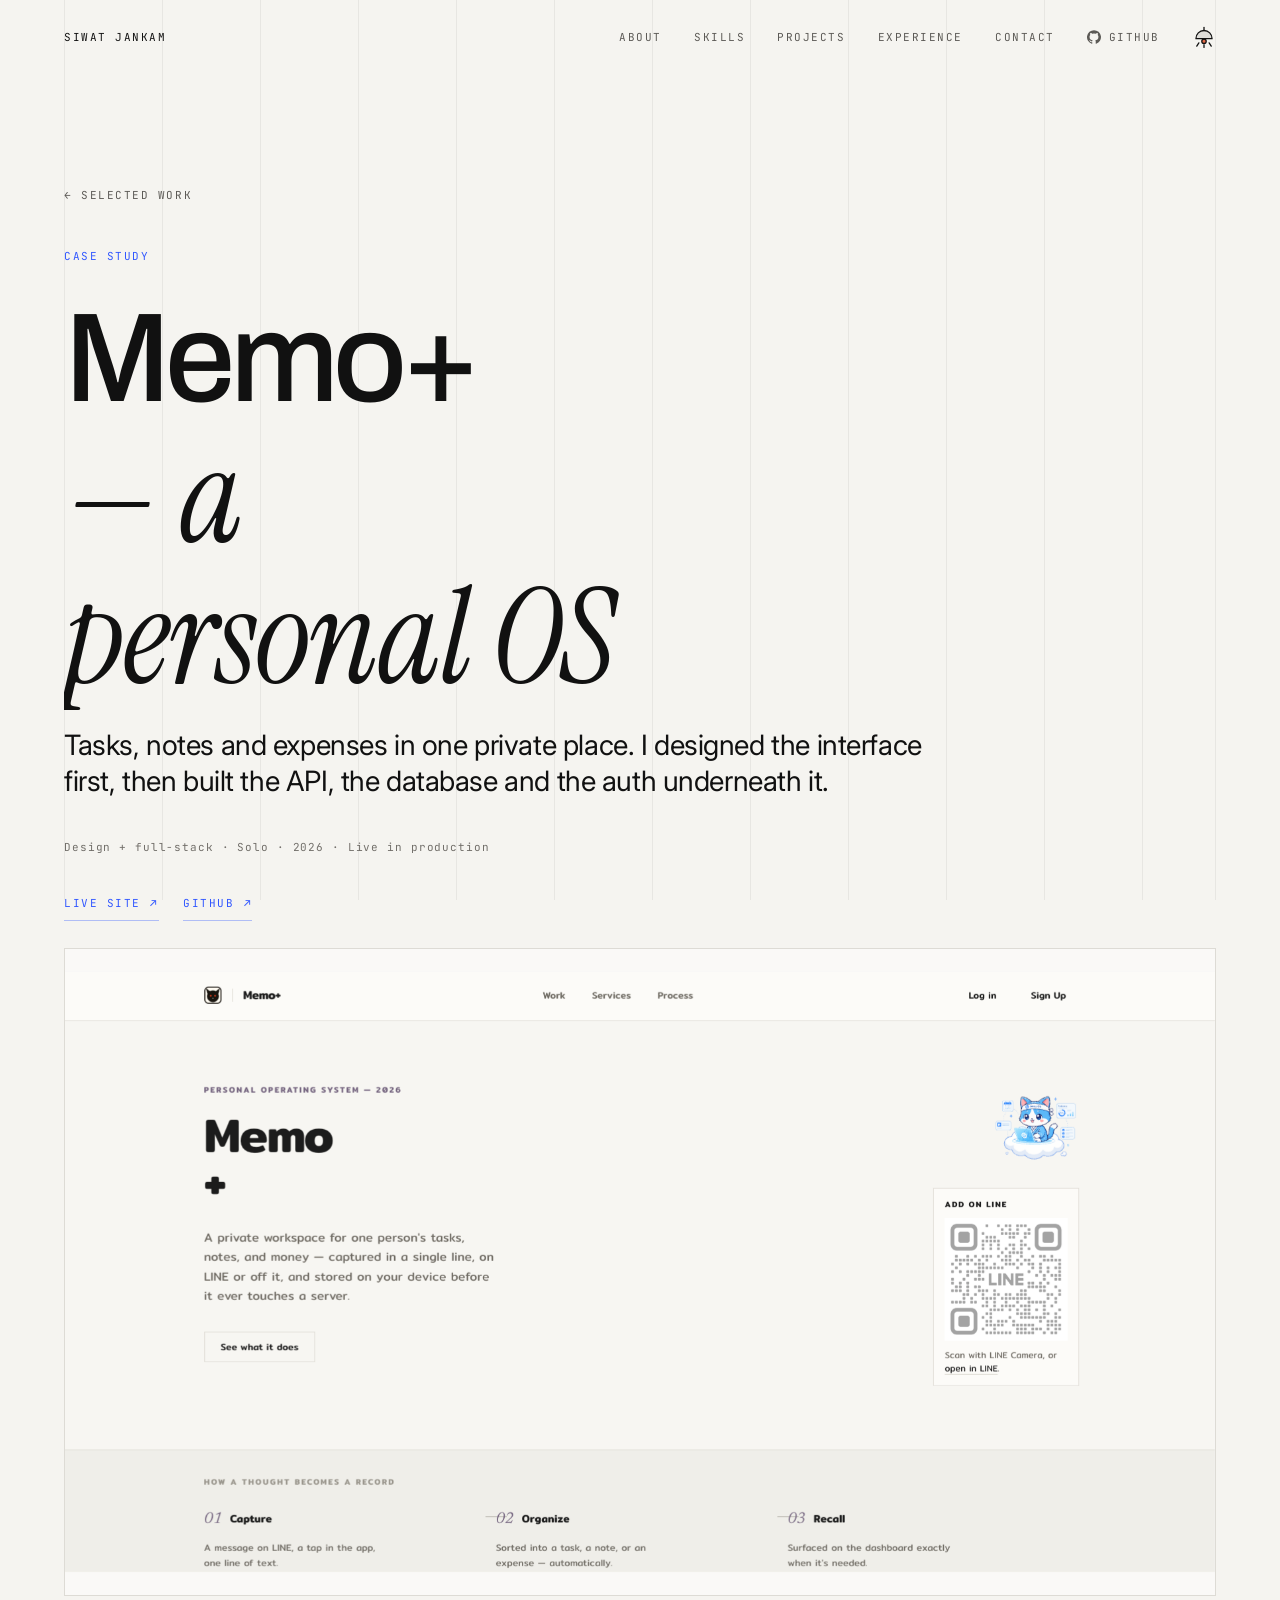
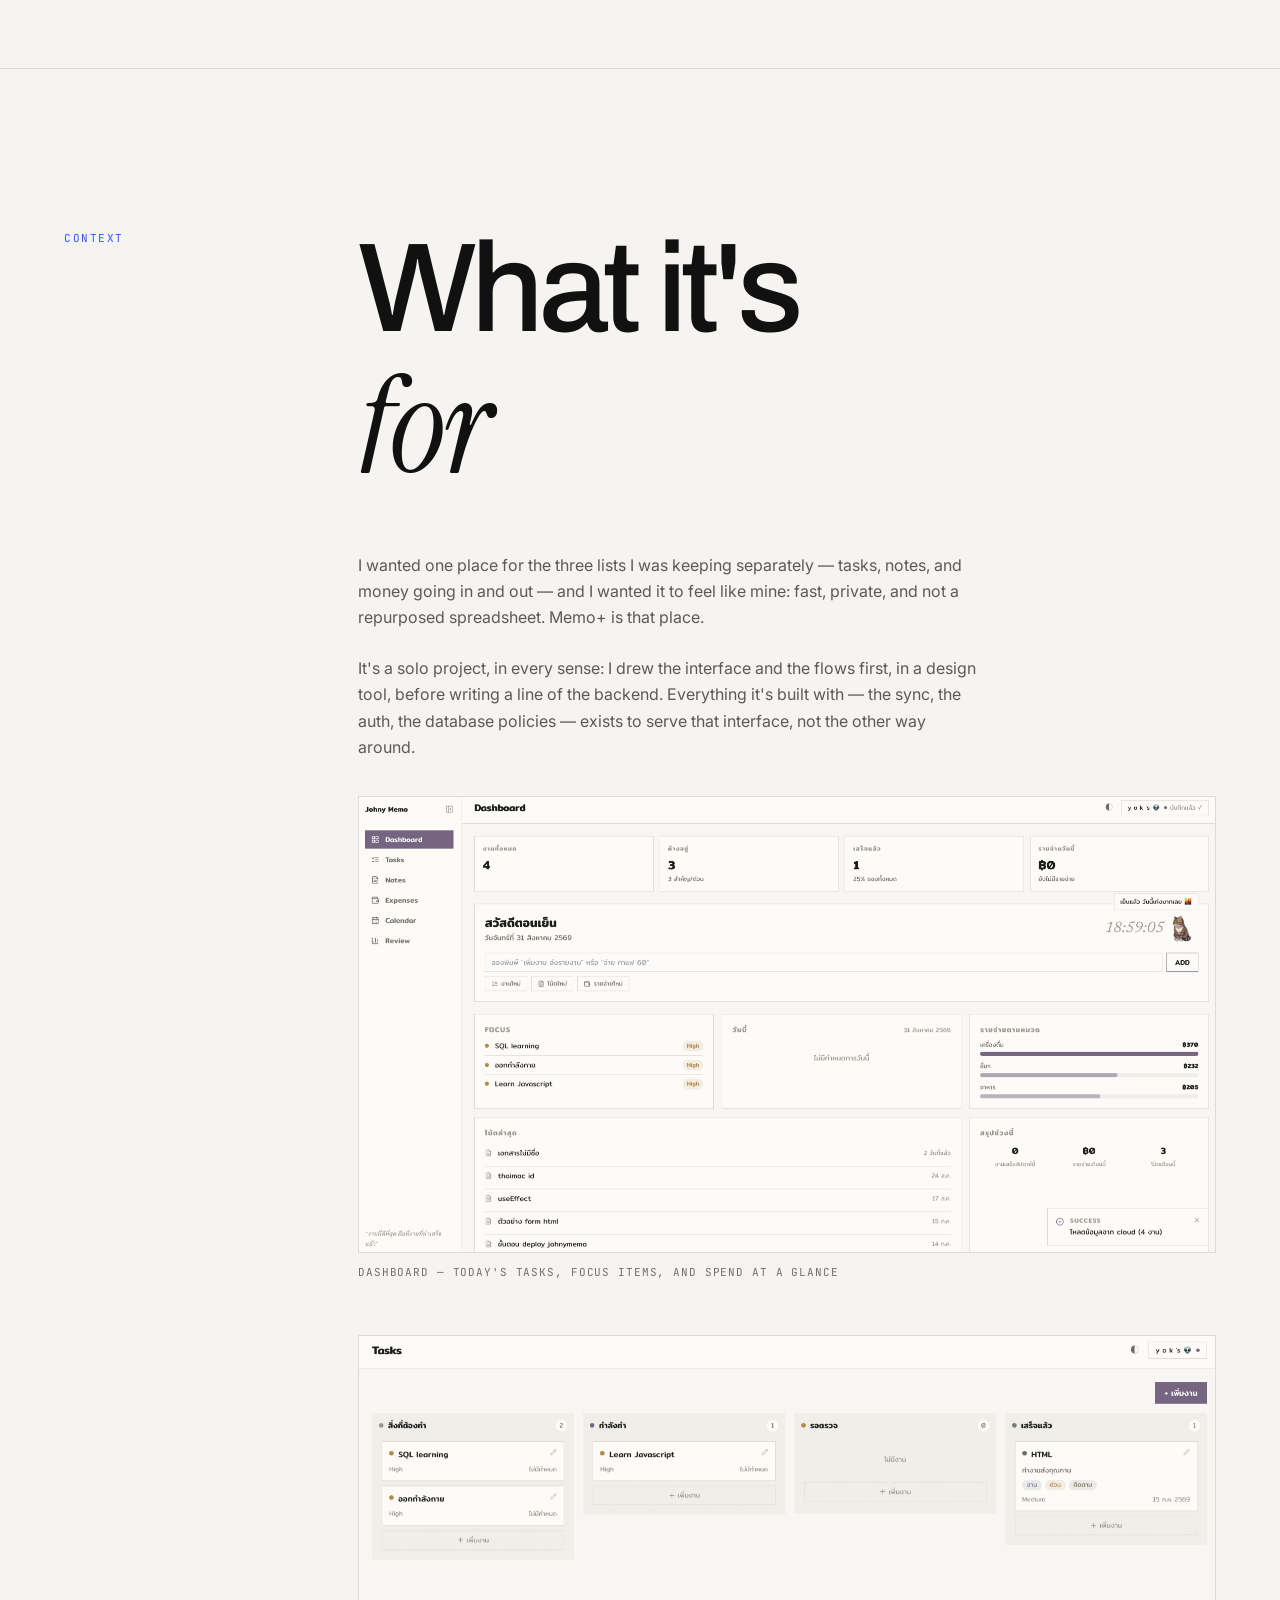
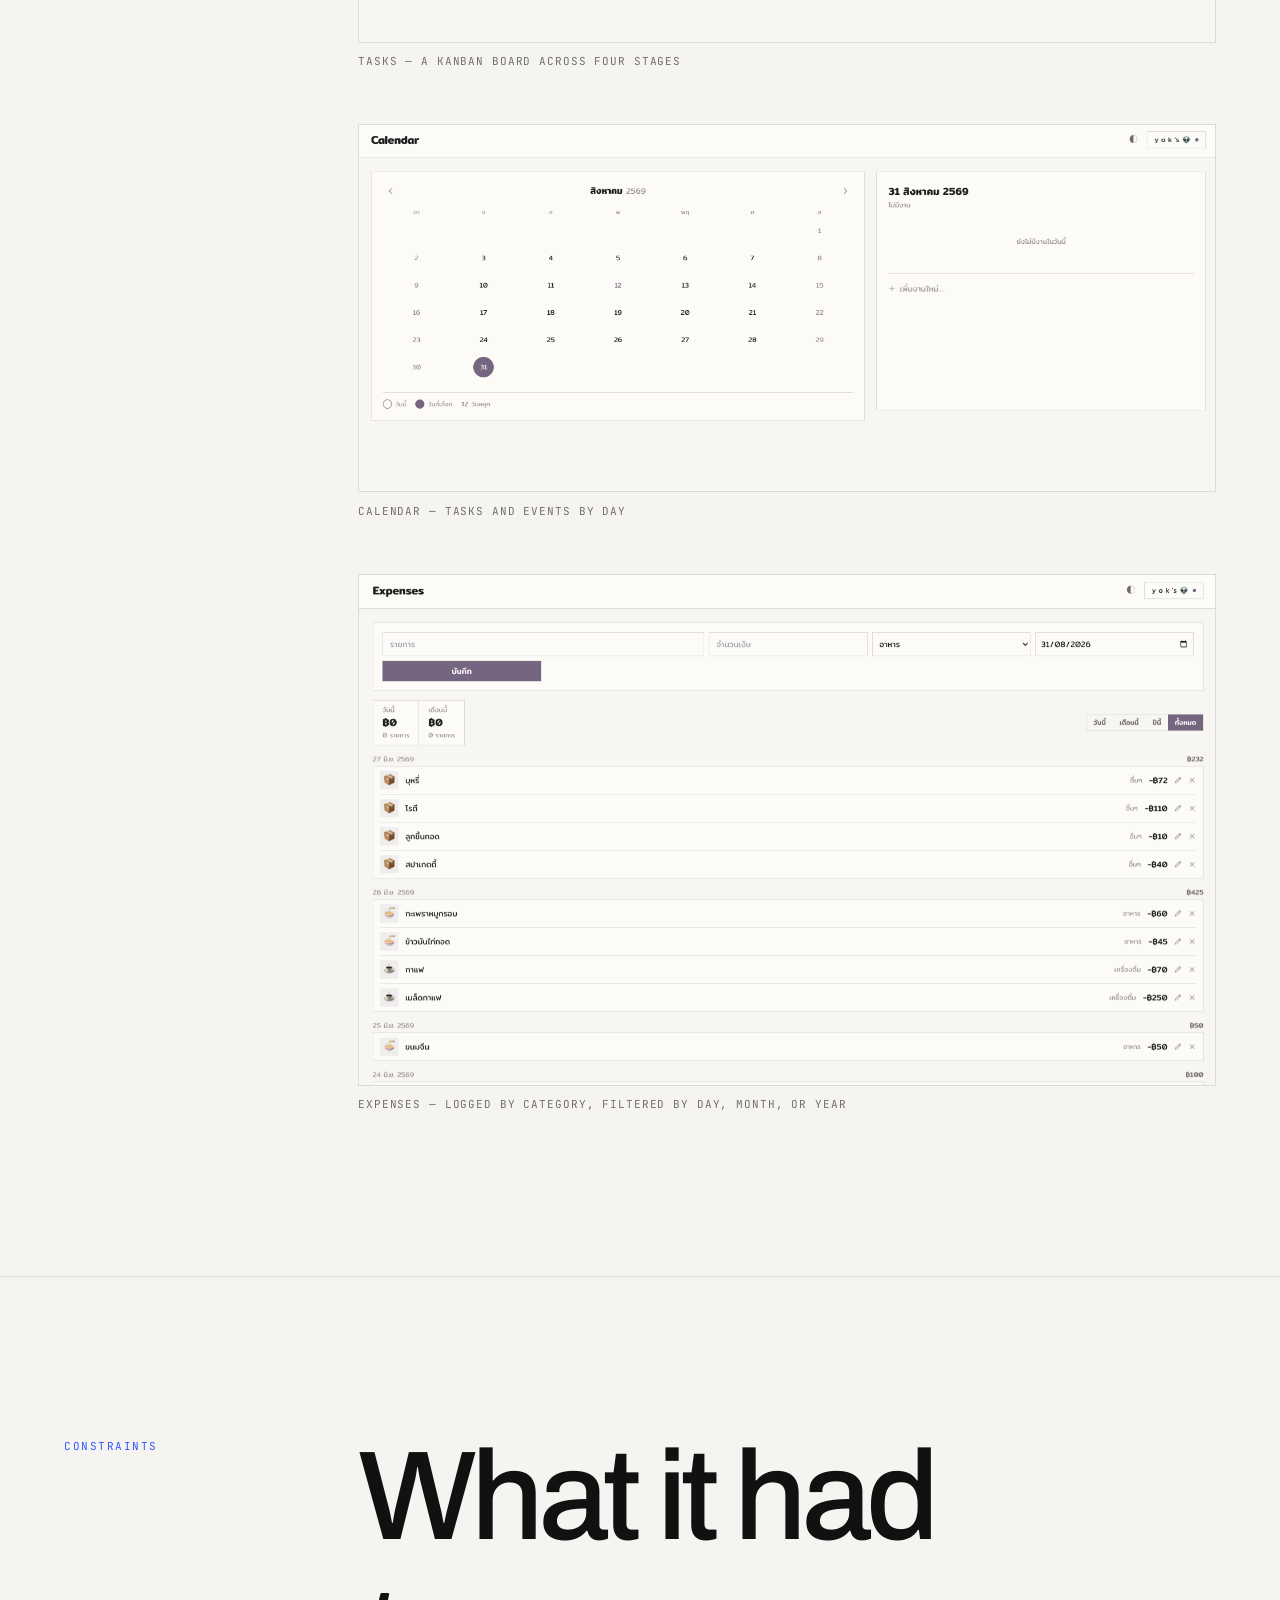
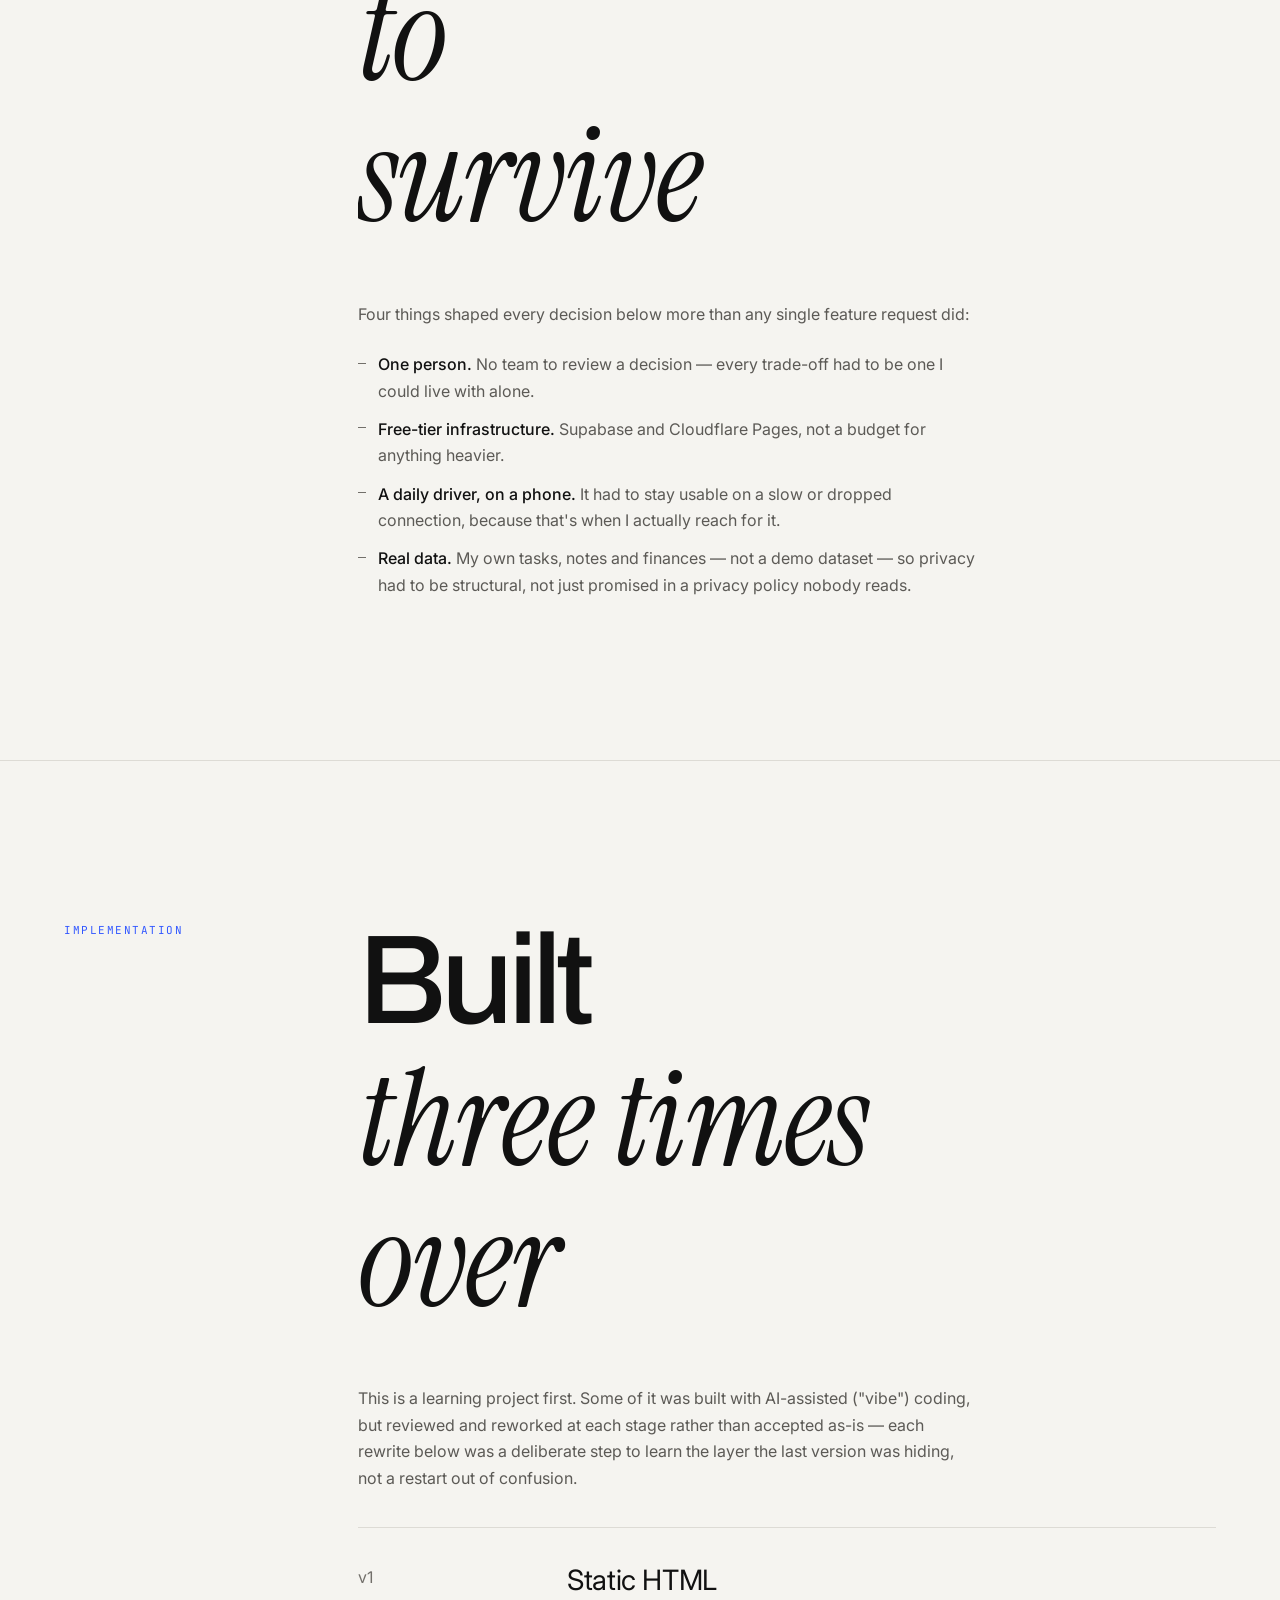
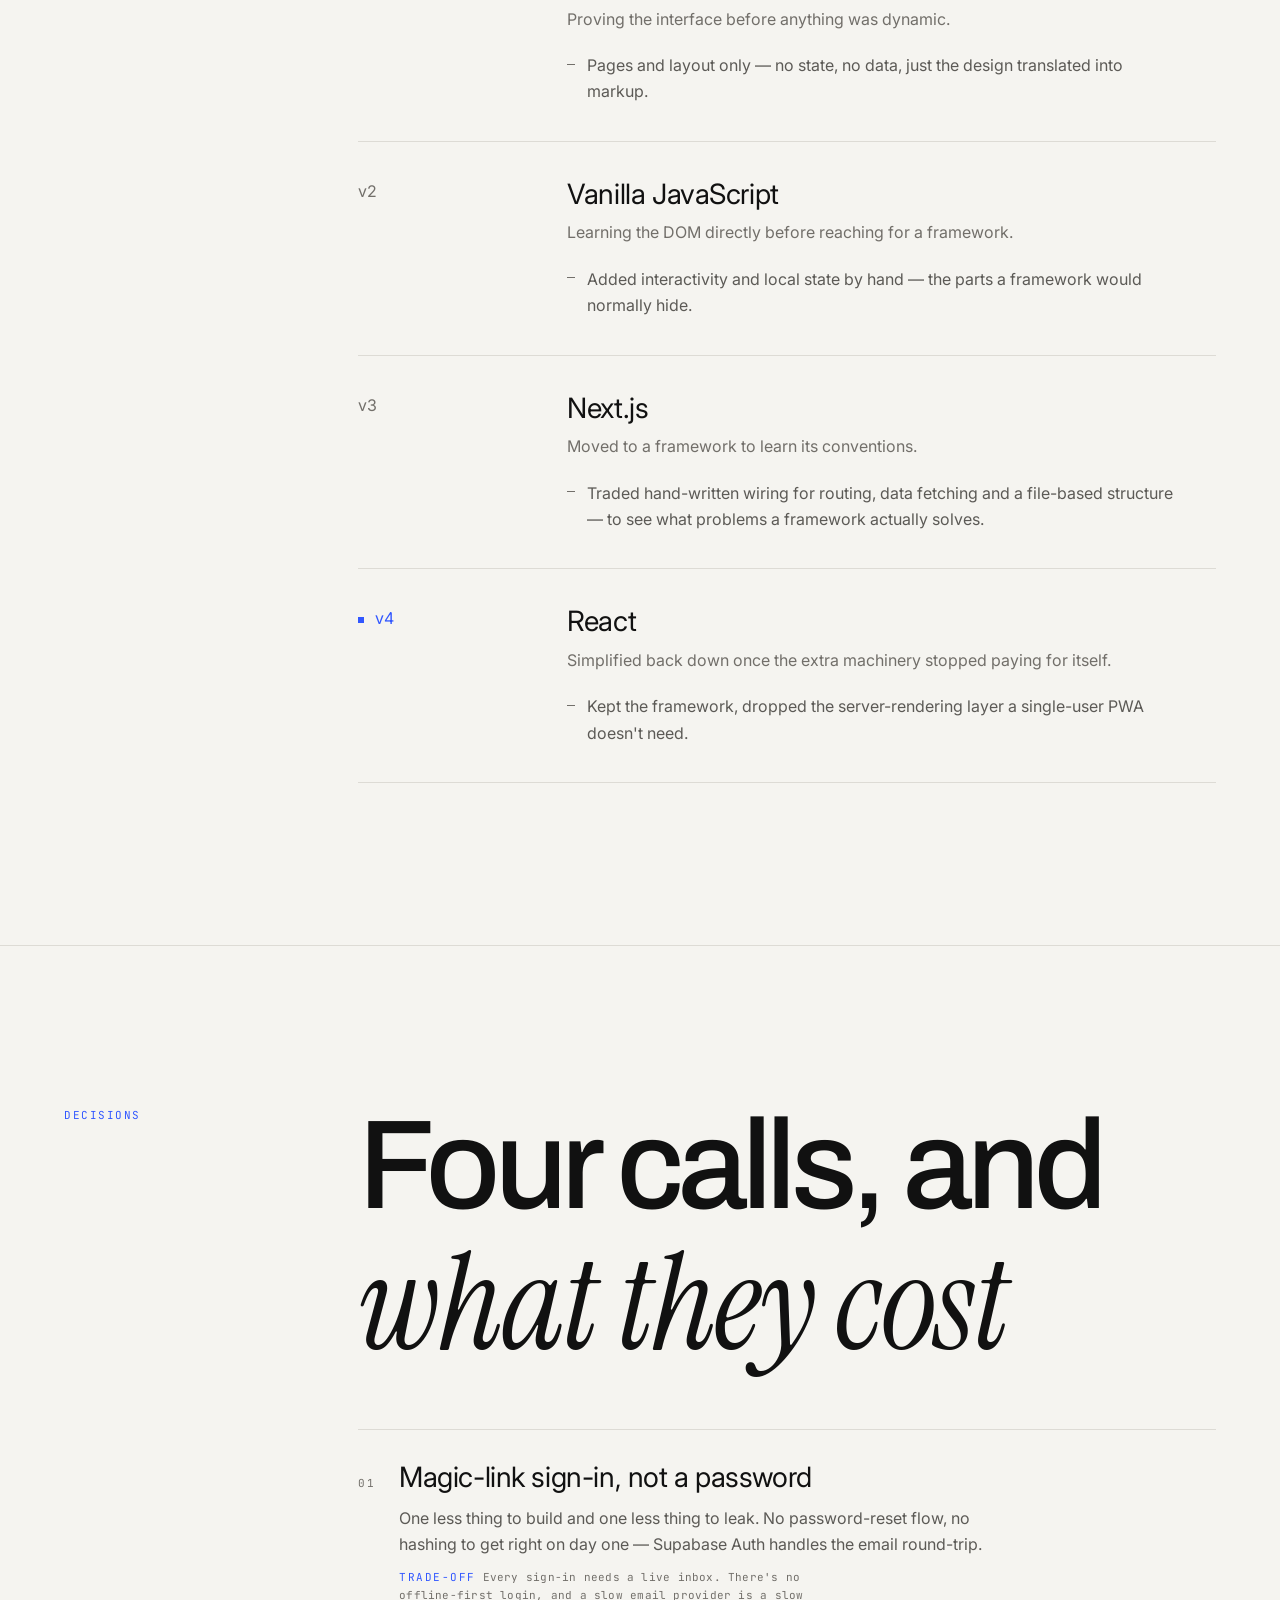
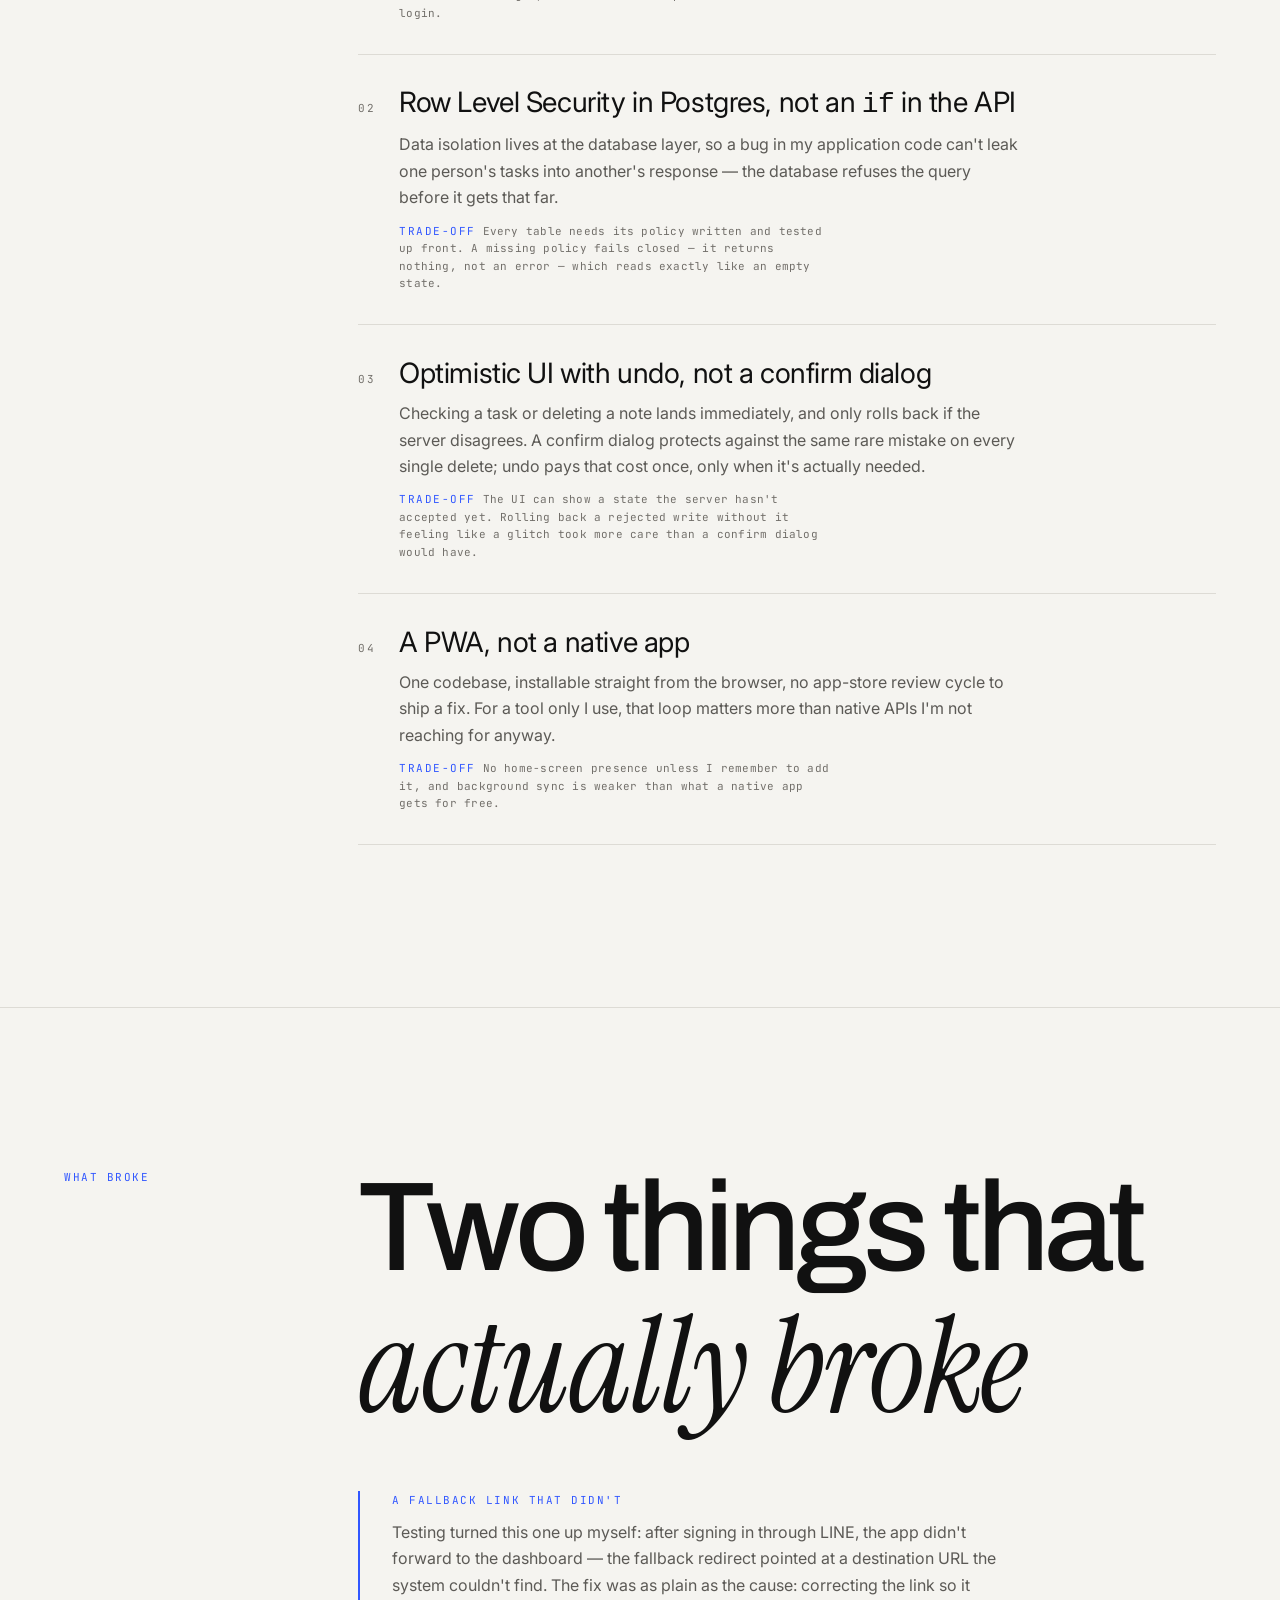
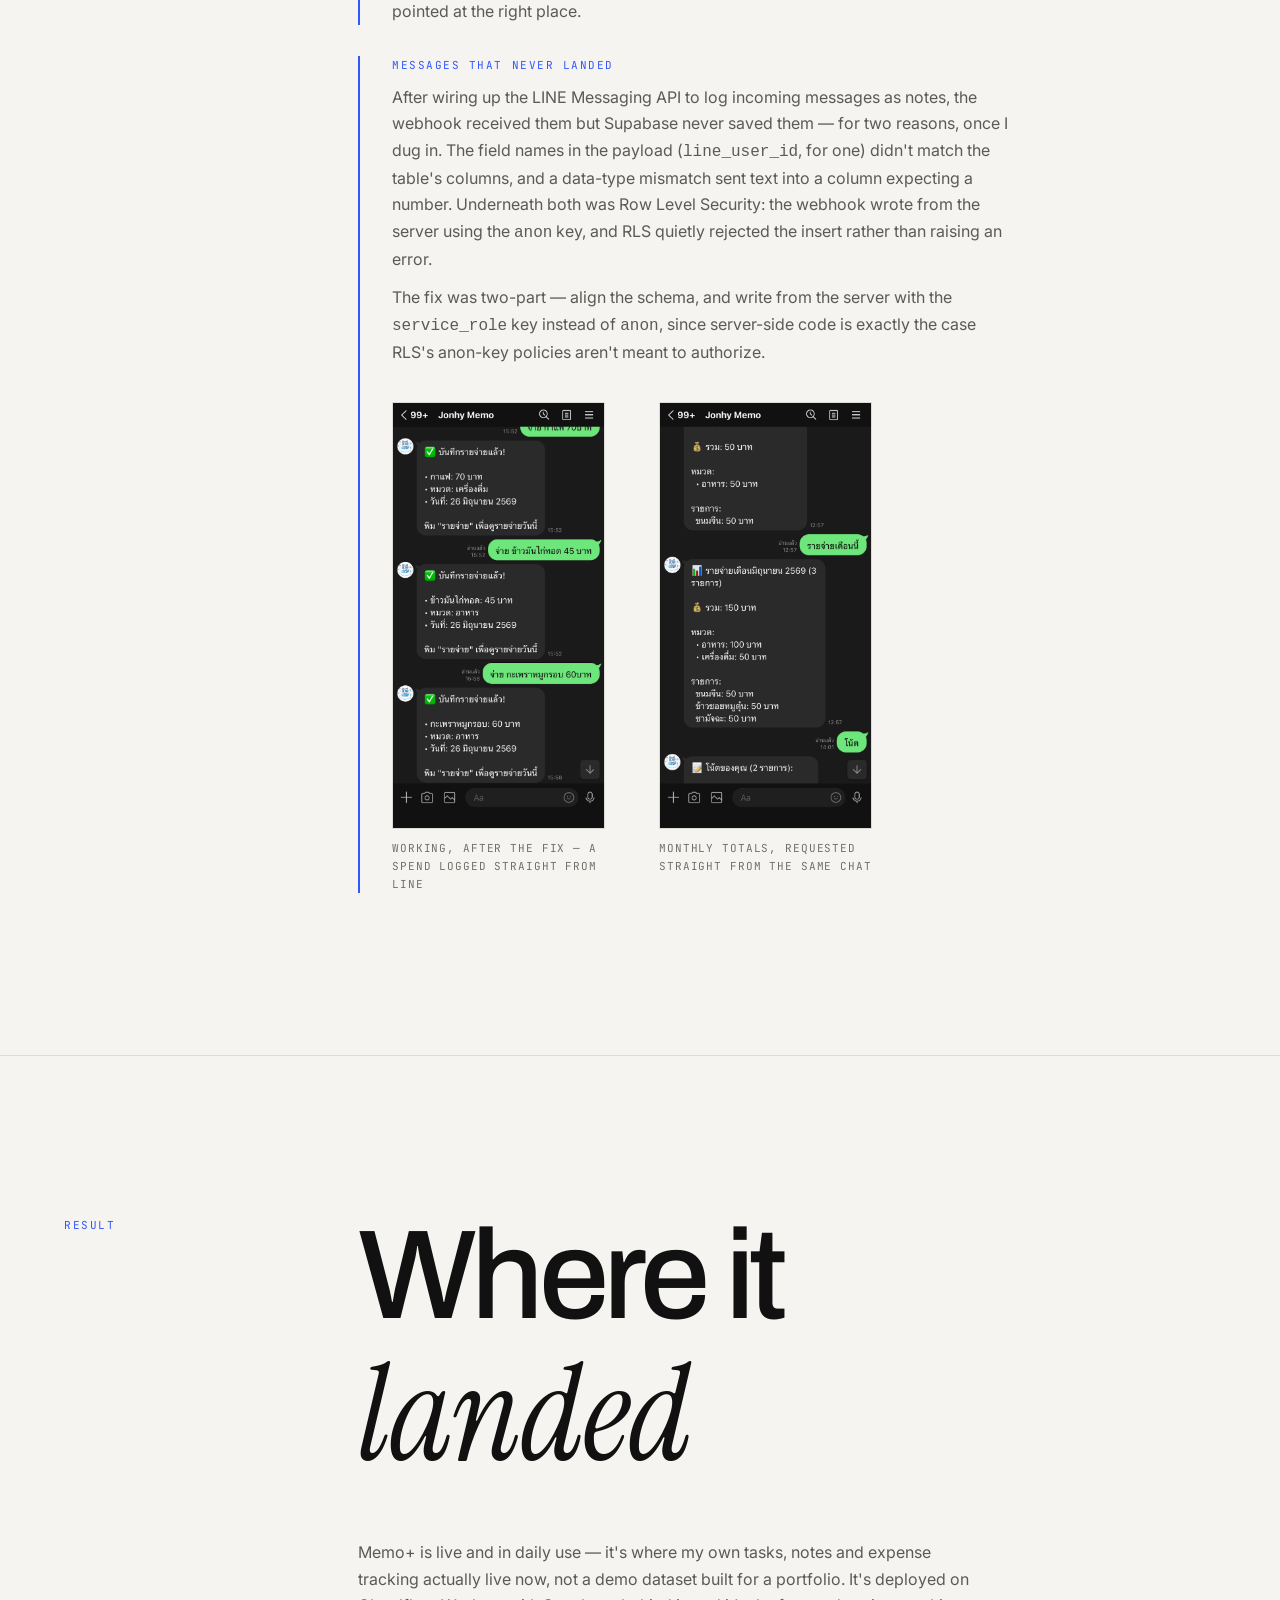
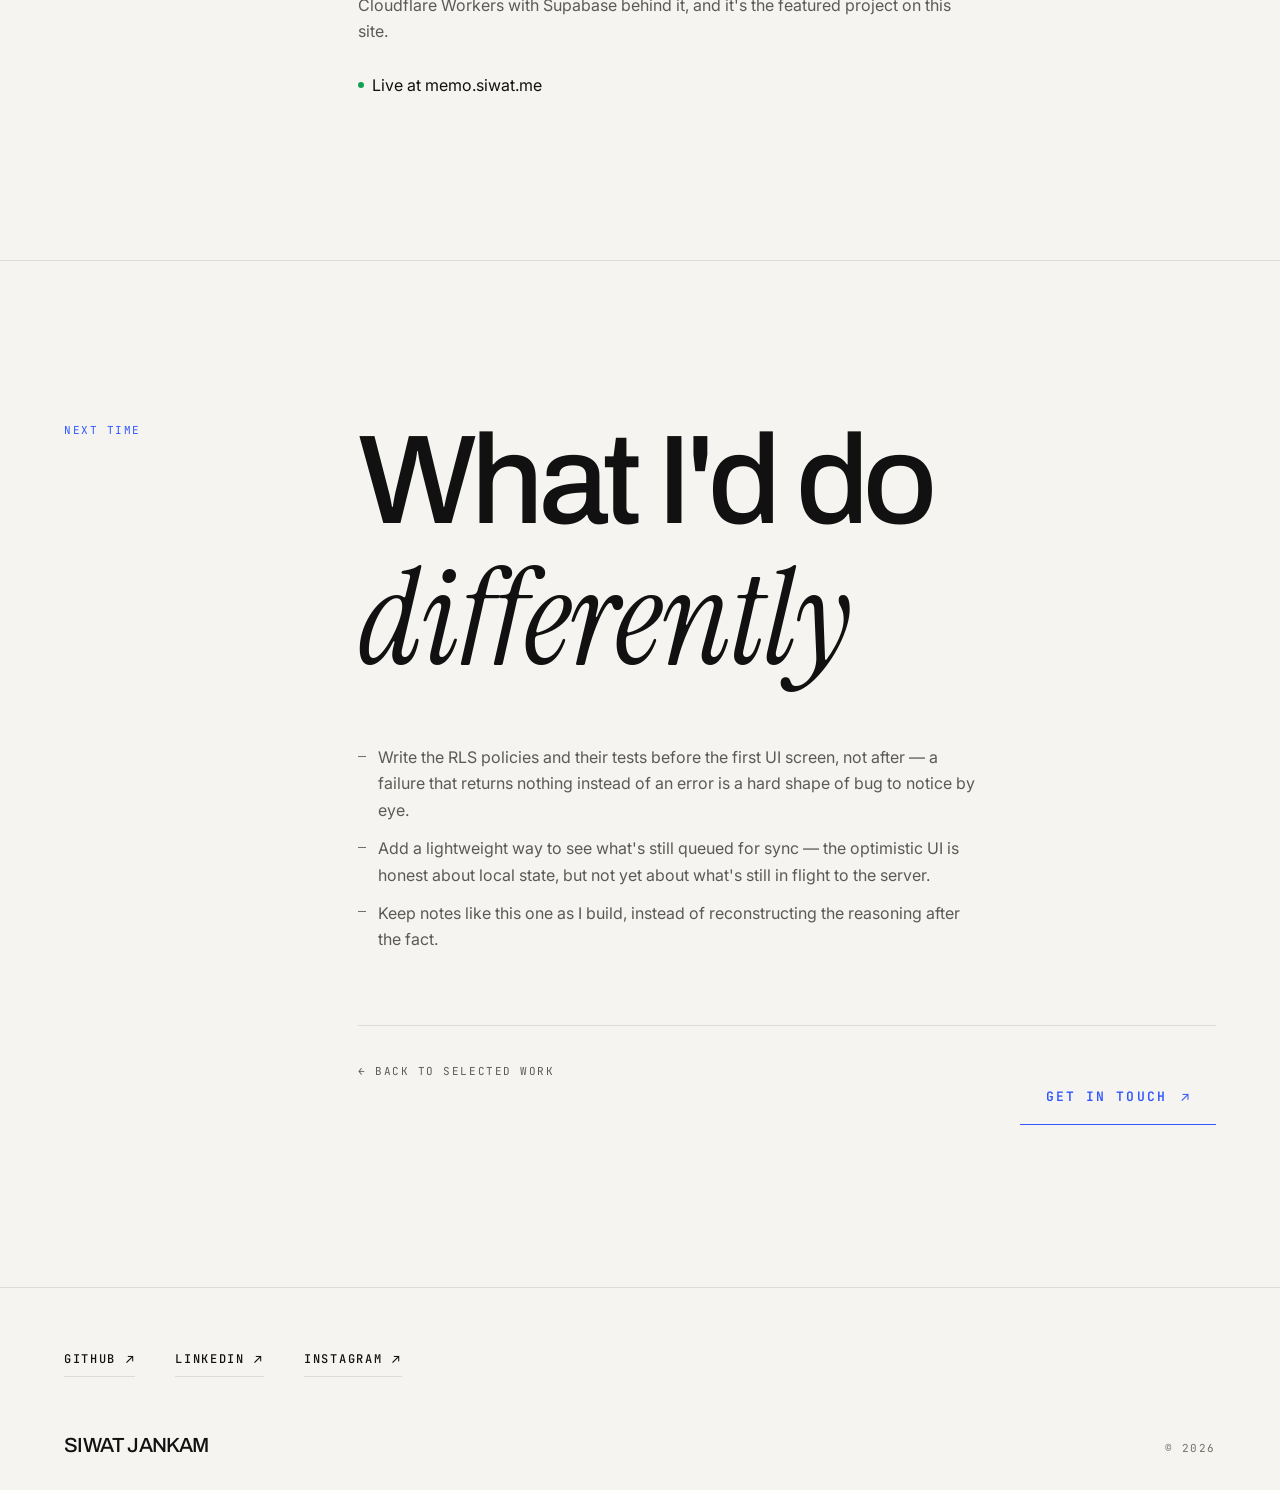
<file: work/memo-plus.html>
<!DOCTYPE html>
<html lang="en">

<head>
  <meta charset="UTF-8" />
  <meta name="viewport" content="width=device-width, initial-scale=1.0" />
  <title>Memo+ — Case Study | Siwat Jankam</title>
  <meta name="description" content="How Memo+ — a private workspace for tasks, notes and expenses — got built: the constraints, the architecture decisions, and what I'd do differently." />
  <link rel="stylesheet" href="../style.css" />
  <script>
    try {
      var t = localStorage.getItem("theme");
      if (t === "dark" || t === "light") {
        document.documentElement.setAttribute("data-theme", t);
      }
    } catch (e) {}
  </script>

  <link rel="preconnect" href="https://fonts.googleapis.com" />
  <link rel="preconnect" href="https://fonts.gstatic.com" crossorigin />
  <link href="https://fonts.googleapis.com/css2?family=Archivo:wght@400;500&family=Instrument+Serif:ital@0;1&family=Inter:wght@400;500&family=JetBrains+Mono:wght@400;500;600&display=swap" rel="stylesheet" />
</head>

<body>

  <div class="grid-lines" aria-hidden="true">
    <span></span><span></span><span></span><span></span><span></span><span></span>
    <span></span><span></span><span></span><span></span><span></span><span></span>
  </div>

  <div class="scroll-progress"><div class="scroll-progress__bar" id="progressBar"></div></div>


  <!-- ════════════════════════════════════════════
       NAV
  ════════════════════════════════════════════ -->
  <nav class="nav" id="nav">
    <div class="nav__inner">
      <a class="nav__logo" href="../index.html">Siwat Jankam</a>

      <div class="nav__links">
        <a class="nav__link u-line" href="../index.html#about">About</a>
        <a class="nav__link u-line" href="../index.html#skills">Skills</a>
        <a class="nav__link u-line" href="../index.html#projects">Projects</a>
        <a class="nav__link u-line" href="../index.html#experience">Experience</a>
        <a class="nav__link u-line" href="../index.html#contact">Contact</a>
        <a href="https://github.com/sjsiwat" target="_blank" rel="noopener" class="nav__github">
          <svg width="14" height="14" fill="currentColor" viewBox="0 0 24 24"><path d="M12 .3a12 12 0 0 0-3.8 23.38c.6.11.82-.26.82-.58v-2.03c-3.34.73-4.04-1.61-4.04-1.61-.55-1.39-1.34-1.76-1.34-1.76-1.08-.74.08-.73.08-.73 1.2.09 1.83 1.24 1.83 1.24 1.07 1.83 2.81 1.3 3.5 1 .1-.78.42-1.31.76-1.61-2.67-.3-5.47-1.33-5.47-5.93 0-1.31.47-2.38 1.24-3.22-.14-.3-.54-1.52.1-3.18 0 0 1-.32 3.3 1.23a11.5 11.5 0 0 1 6 0c2.28-1.55 3.29-1.23 3.29-1.23.64 1.66.24 2.88.12 3.18.77.84 1.23 1.91 1.23 3.22 0 4.61-2.8 5.63-5.48 5.92.43.37.81 1.1.81 2.22v3.29c0 .32.22.7.83.58A12 12 0 0 0 12 .3z"/></svg>
          GITHUB
        </a>
      </div>

      <button class="lamp" id="lamp" type="button" aria-pressed="false"
              aria-label="Turn the lights down">
        <svg class="lamp__svg" width="22" height="22" viewBox="0 0 24 24" fill="none"
             stroke="currentColor" stroke-width="1.4" stroke-linecap="round"
             stroke-linejoin="round" aria-hidden="true">
          <path d="M12 1.6V4.9" />
          <path class="lamp__shade" d="M3.2 13.8C3.2 8.9 7.1 4.9 12 4.9s8.8 4 8.8 8.9Z" />
          <circle class="lamp__bulb" cx="12" cy="16.7" r="2.4" />
          <g class="lamp__rays">
            <path d="M6.4 18.4 4.1 22.0" />
            <path d="M12 20.5V23.4" />
            <path d="M17.6 18.4 19.9 22.0" />
          </g>
        </svg>
      </button>
      <button class="nav__burger" id="burger" aria-label="Toggle menu">
        <svg id="iconMenu" width="20" height="20" fill="none" stroke="currentColor" stroke-width="2" stroke-linecap="round" viewBox="0 0 24 24"><line x1="4" y1="6" x2="20" y2="6"/><line x1="4" y1="12" x2="20" y2="12"/><line x1="4" y1="18" x2="20" y2="18"/></svg>
        <svg id="iconClose" width="20" height="20" fill="none" stroke="currentColor" stroke-width="2" stroke-linecap="round" viewBox="0 0 24 24" style="display:none"><line x1="6" y1="6" x2="18" y2="18"/><line x1="18" y1="6" x2="6" y2="18"/></svg>
      </button>
    </div>

    <div class="nav__mobile" id="mobileMenu">
      <a href="../index.html#about">About</a>
      <a href="../index.html#skills">Skills</a>
      <a href="../index.html#projects">Projects</a>
      <a href="../index.html#experience">Experience</a>
      <a href="../index.html#contact">Contact</a>
    </div>
  </nav>


  <main>

    <!-- ════════════════════════════════════════════
         CASE STUDY HERO
    ════════════════════════════════════════════ -->
    <header class="case-hero">
      <div class="wrap">
        <div class="section__body" style="grid-column: 1 / -1;">
          <a class="case-back u-line" href="../index.html#projects">&larr; Selected work</a>

          <p class="hero__kicker">Case Study</p>
          <h1 class="section-title case-title">Memo+ <span class="accent">— a personal OS</span></h1>
          <p class="t-lead case-dek">
            Tasks, notes and expenses in one private place. I designed the interface first, then
            built the API, the database and the auth underneath it.
          </p>
          <p class="project__meta case-meta">
            <span>Design + full-stack</span><span>Solo</span><span>2026</span><span>Live in production</span>
          </p>
          <div class="project__links">
            <a class="btn" href="https://memo.siwat.me" target="_blank" rel="noopener">Live site <span class="btn__arrow">&#8599;</span></a>
            <a class="btn btn--quiet" href="https://github.com/sjsiwat/myMemo" target="_blank" rel="noopener">GitHub <span class="btn__arrow">&#8599;</span></a>
          </div>

          <div class="case-figure img-reveal reveal">
            <img src="../project-images/memo_plus.png" alt="Memo+ — the landing page and workspace" loading="lazy" />
          </div>
        </div>
      </div>
    </header>


    <!-- ════════════════════════════════════════════
         CONTEXT
    ════════════════════════════════════════════ -->
    <section class="section">
      <div class="wrap">
        <div class="section-label"><span>Context</span></div>
        <div class="section__body">
          <h2 class="section-title">What it's <span class="accent">for</span></h2>
          <div class="reveal">
            <p class="t-body">
              I wanted one place for the three lists I was keeping separately — tasks, notes, and
              money going in and out — and I wanted it to feel like mine: fast, private, and not a
              repurposed spreadsheet. Memo+ is that place.
            </p>
            <p class="t-body" style="margin-top: 1.5rem;">
              It's a solo project, in every sense: I drew the interface and the flows first, in a
              design tool, before writing a line of the backend. Everything it's built with — the
              sync, the auth, the database policies — exists to serve that interface, not the other
              way around.
            </p>
          </div>

          <div class="case-gallery reveal">
            <figure>
              <div class="case-figure img-reveal">
                <img src="../project-images/johny-dashboard.png" alt="Memo+ — the dashboard, with today's focus, spend and latest notes" loading="lazy" />
              </div>
              <figcaption>Dashboard — today's tasks, focus items, and spend at a glance</figcaption>
            </figure>
            <figure>
              <div class="case-figure img-reveal">
                <img src="../project-images/johny-tasks.png" alt="Memo+ — the tasks board, split into four stages" loading="lazy" />
              </div>
              <figcaption>Tasks — a kanban board across four stages</figcaption>
            </figure>
            <figure>
              <div class="case-figure img-reveal">
                <img src="../project-images/johny-calendar.png" alt="Memo+ — the calendar, with tasks placed by day" loading="lazy" />
              </div>
              <figcaption>Calendar — tasks and events by day</figcaption>
            </figure>
            <figure>
              <div class="case-figure img-reveal">
                <img src="../project-images/johny-expenses.png" alt="Memo+ — the expenses log, filtered by day, month and year" loading="lazy" />
              </div>
              <figcaption>Expenses — logged by category, filtered by day, month, or year</figcaption>
            </figure>
          </div>
        </div>
      </div>
    </section>


    <!-- ════════════════════════════════════════════
         CONSTRAINTS
    ════════════════════════════════════════════ -->
    <section class="section">
      <div class="wrap">
        <div class="section-label"><span>Constraints</span></div>
        <div class="section__body">
          <h2 class="section-title">What it had <span class="accent">to survive</span></h2>
          <div class="reveal">
            <p class="t-body">
              Four things shaped every decision below more than any single feature request did:
            </p>
            <ul class="tl-list" style="margin-top: 1.5rem;">
              <li><strong>One person.</strong> No team to review a decision — every trade-off had to be one I could live with alone.</li>
              <li><strong>Free-tier infrastructure.</strong> Supabase and Cloudflare Pages, not a budget for anything heavier.</li>
              <li><strong>A daily driver, on a phone.</strong> It had to stay usable on a slow or dropped connection, because that's when I actually reach for it.</li>
              <li><strong>Real data.</strong> My own tasks, notes and finances — not a demo dataset — so privacy had to be structural, not just promised in a privacy policy nobody reads.</li>
            </ul>
          </div>
        </div>
      </div>
    </section>


    <!-- ════════════════════════════════════════════
         IMPLEMENTATION
    ════════════════════════════════════════════ -->
    <section class="section">
      <div class="wrap">
        <div class="section-label"><span>Implementation</span></div>
        <div class="section__body">
          <h2 class="section-title">Built <span class="accent">three times over</span></h2>
          <div class="reveal">
            <p class="t-body">
              This is a learning project first. Some of it was built with AI-assisted
              ("vibe") coding, but reviewed and reworked at each stage rather than accepted
              as-is — each rewrite below was a deliberate step to learn the layer the last
              version was hiding, not a restart out of confusion.
            </p>
          </div>

          <div class="timeline reveal" style="margin-top: clamp(32px, 4vh, 56px);">

            <article class="tl-item">
              <span class="tl-year">v1</span>
              <div>
                <h3 class="tl-role">Static HTML</h3>
                <p class="tl-org">Proving the interface before anything was dynamic.</p>
                <ul class="tl-list">
                  <li>Pages and layout only — no state, no data, just the design translated into markup.</li>
                </ul>
              </div>
            </article>

            <article class="tl-item">
              <span class="tl-year">v2</span>
              <div>
                <h3 class="tl-role">Vanilla JavaScript</h3>
                <p class="tl-org">Learning the DOM directly before reaching for a framework.</p>
                <ul class="tl-list">
                  <li>Added interactivity and local state by hand — the parts a framework would normally hide.</li>
                </ul>
              </div>
            </article>

            <article class="tl-item">
              <span class="tl-year">v3</span>
              <div>
                <h3 class="tl-role">Next.js</h3>
                <p class="tl-org">Moved to a framework to learn its conventions.</p>
                <ul class="tl-list">
                  <li>Traded hand-written wiring for routing, data fetching and a file-based structure — to see what problems a framework actually solves.</li>
                </ul>
              </div>
            </article>

            <article class="tl-item is-current">
              <span class="tl-year">v4</span>
              <div>
                <h3 class="tl-role">React</h3>
                <p class="tl-org">Simplified back down once the extra machinery stopped paying for itself.</p>
                <ul class="tl-list">
                  <li>Kept the framework, dropped the server-rendering layer a single-user PWA doesn't need.</li>
                </ul>
              </div>
            </article>

          </div>
        </div>
      </div>
    </section>


    <!-- ════════════════════════════════════════════
         DECISIONS
    ════════════════════════════════════════════ -->
    <section class="section">
      <div class="wrap">
        <div class="section-label"><span>Decisions</span></div>
        <div class="section__body">
          <h2 class="section-title">Four calls, and <span class="accent">what they cost</span></h2>

          <div class="decision-list reveal">

            <div class="decision">
              <span class="decision__num t-micro">01</span>
              <div>
                <h3 class="decision__title">Magic-link sign-in, not a password</h3>
                <p class="decision__why t-body">
                  One less thing to build and one less thing to leak. No password-reset flow, no
                  hashing to get right on day one — Supabase Auth handles the email round-trip.
                </p>
                <p class="decision__tradeoff"><span>Trade-off</span>Every sign-in needs a live inbox. There's no offline-first login, and a slow email provider is a slow login.</p>
              </div>
            </div>

            <div class="decision">
              <span class="decision__num t-micro">02</span>
              <div>
                <h3 class="decision__title">Row Level Security in Postgres, not an <code>if</code> in the API</h3>
                <p class="decision__why t-body">
                  Data isolation lives at the database layer, so a bug in my application code can't
                  leak one person's tasks into another's response — the database refuses the query
                  before it gets that far.
                </p>
                <p class="decision__tradeoff"><span>Trade-off</span>Every table needs its policy written and tested up front. A missing policy fails closed — it returns nothing, not an error — which reads exactly like an empty state.</p>
              </div>
            </div>

            <div class="decision">
              <span class="decision__num t-micro">03</span>
              <div>
                <h3 class="decision__title">Optimistic UI with undo, not a confirm dialog</h3>
                <p class="decision__why t-body">
                  Checking a task or deleting a note lands immediately, and only rolls back if the
                  server disagrees. A confirm dialog protects against the same rare mistake on every
                  single delete; undo pays that cost once, only when it's actually needed.
                </p>
                <p class="decision__tradeoff"><span>Trade-off</span>The UI can show a state the server hasn't accepted yet. Rolling back a rejected write without it feeling like a glitch took more care than a confirm dialog would have.</p>
              </div>
            </div>

            <div class="decision">
              <span class="decision__num t-micro">04</span>
              <div>
                <h3 class="decision__title">A PWA, not a native app</h3>
                <p class="decision__why t-body">
                  One codebase, installable straight from the browser, no app-store review cycle to
                  ship a fix. For a tool only I use, that loop matters more than native APIs I'm not
                  reaching for anyway.
                </p>
                <p class="decision__tradeoff"><span>Trade-off</span>No home-screen presence unless I remember to add it, and background sync is weaker than what a native app gets for free.</p>
              </div>
            </div>

          </div>
        </div>
      </div>
    </section>


    <!-- ════════════════════════════════════════════
         WHAT BROKE
    ════════════════════════════════════════════ -->
    <section class="section">
      <div class="wrap">
        <div class="section-label"><span>What broke</span></div>
        <div class="section__body">
          <h2 class="section-title">Two things that <span class="accent">actually broke</span></h2>

          <div class="reveal">
            <div class="incident">
              <span class="incident__label">A fallback link that didn't</span>
              <p class="t-body">
                Testing turned this one up myself: after signing in through LINE, the app didn't
                forward to the dashboard — the fallback redirect pointed at a destination URL the
                system couldn't find. The fix was as plain as the cause: correcting the link so it
                pointed at the right place.
              </p>
            </div>
            <div class="incident">
              <span class="incident__label">Messages that never landed</span>
              <p class="t-body">
                After wiring up the LINE Messaging API to log incoming messages as notes, the
                webhook received them but Supabase never saved them — for two reasons, once I dug
                in. The field names in the payload (<code>line_user_id</code>, for one) didn't
                match the table's columns, and a data-type mismatch sent text into a column
                expecting a number. Underneath both was Row Level Security: the webhook wrote from
                the server using the <code>anon</code> key, and RLS quietly rejected the insert
                rather than raising an error.
              </p>
              <p class="t-body">
                The fix was two-part — align the schema, and write from the server with the
                <code>service_role</code> key instead of <code>anon</code>, since server-side code
                is exactly the case RLS's anon-key policies aren't meant to authorize.
              </p>
              <div class="case-gallery case-gallery--phones">
                <figure>
                  <div class="case-figure img-reveal">
                    <img src="../project-images/johny-line-log.png" alt="Memo+ — logging an expense as a plain LINE message, with the bot confirming the amount, category and date" loading="lazy" />
                  </div>
                  <figcaption>Working, after the fix — a spend logged straight from LINE</figcaption>
                </figure>
                <figure>
                  <div class="case-figure img-reveal">
                    <img src="../project-images/johny-line-summary.png" alt="Memo+ — a monthly expense summary requested and returned inside the LINE chat" loading="lazy" />
                  </div>
                  <figcaption>Monthly totals, requested straight from the same chat</figcaption>
                </figure>
              </div>
            </div>
          </div>
        </div>
      </div>
    </section>


    <!-- ════════════════════════════════════════════
         RESULT
    ════════════════════════════════════════════ -->
    <section class="section">
      <div class="wrap">
        <div class="section-label"><span>Result</span></div>
        <div class="section__body">
          <h2 class="section-title">Where it <span class="accent">landed</span></h2>
          <div class="reveal">
            <p class="t-body">
              Memo+ is live and in daily use — it's where my own tasks, notes and expense
              tracking actually live now, not a demo dataset built for a portfolio. It's deployed on
              Cloudflare Workers with Supabase behind it, and it's the featured project on this site.
            </p>
            <p class="case-status">
              <span class="status"><i class="status__dot" aria-hidden="true"></i>Live at memo.siwat.me</span>
            </p>
          </div>
        </div>
      </div>
    </section>


    <!-- ════════════════════════════════════════════
         WHAT I'D DO DIFFERENTLY
    ════════════════════════════════════════════ -->
    <section class="section">
      <div class="wrap">
        <div class="section-label"><span>Next time</span></div>
        <div class="section__body">
          <h2 class="section-title">What I'd do <span class="accent">differently</span></h2>
          <div class="reveal">
            <ul class="tl-list">
              <li>Write the RLS policies and their tests before the first UI screen, not after — a failure that returns nothing instead of an error is a hard shape of bug to notice by eye.</li>
              <li>Add a lightweight way to see what's still queued for sync — the optimistic UI is honest about local state, but not yet about what's still in flight to the server.</li>
              <li>Keep notes like this one as I build, instead of reconstructing the reasoning after the fact.</li>
            </ul>
          </div>

          <div class="case-close reveal" style="margin-top: clamp(56px, 8vh, 88px); padding-top: clamp(32px, 4vh, 56px); border-top: 1px solid var(--line);">
            <a class="case-back u-line" href="../index.html#projects">&larr; Back to selected work</a>
            <a class="contact__action" href="mailto:sj.siwat@gmail.com">
              <span class="contact__action-label">Get in touch</span>
              <span class="contact__action-arrow" aria-hidden="true">&#8599;</span>
            </a>
          </div>
        </div>
      </div>
    </section>

  </main>


  <!-- ════════════════════════════════════════════
       FOOTER
  ════════════════════════════════════════════ -->
  <footer>
    <div class="footer__inner">
      <nav class="footer__links" aria-label="Elsewhere">
        <a class="footer__link" href="https://github.com/sjsiwat" target="_blank" rel="noopener">
          GitHub <span class="footer__arrow" aria-hidden="true">&#8599;</span>
        </a>
        <a class="footer__link" href="https://www.linkedin.com/in/siwat-jankam-9a340016a" target="_blank" rel="noopener">
          LinkedIn <span class="footer__arrow" aria-hidden="true">&#8599;</span>
        </a>
        <a class="footer__link" href="https://www.instagram.com/yoksiwat/" target="_blank" rel="noopener">
          Instagram <span class="footer__arrow" aria-hidden="true">&#8599;</span>
        </a>
      </nav>

      <div class="footer__sign">
        <span class="footer__mark">Siwat Jankam</span>
        <span class="footer__year">&copy; 2026</span>
      </div>
    </div>
  </footer>


  <script src="../script.js"></script>

</body>
</html>
</file>
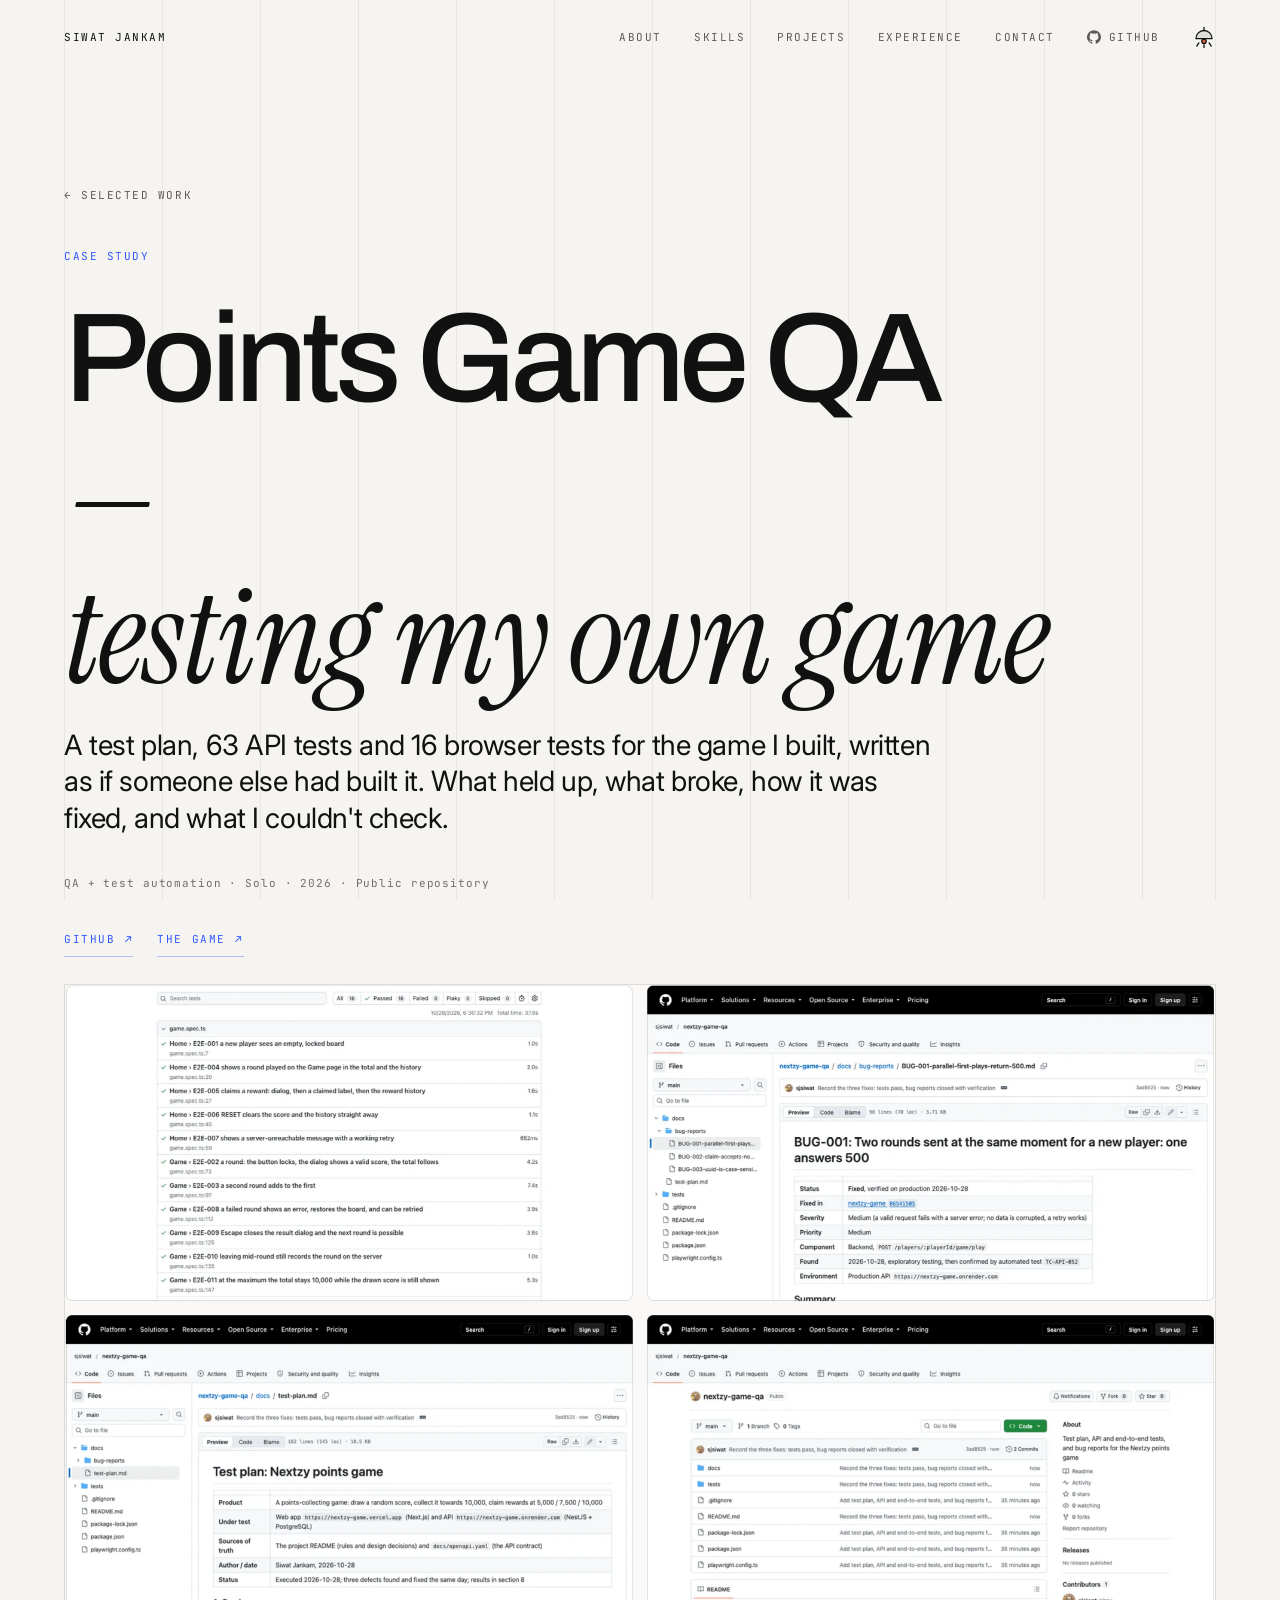
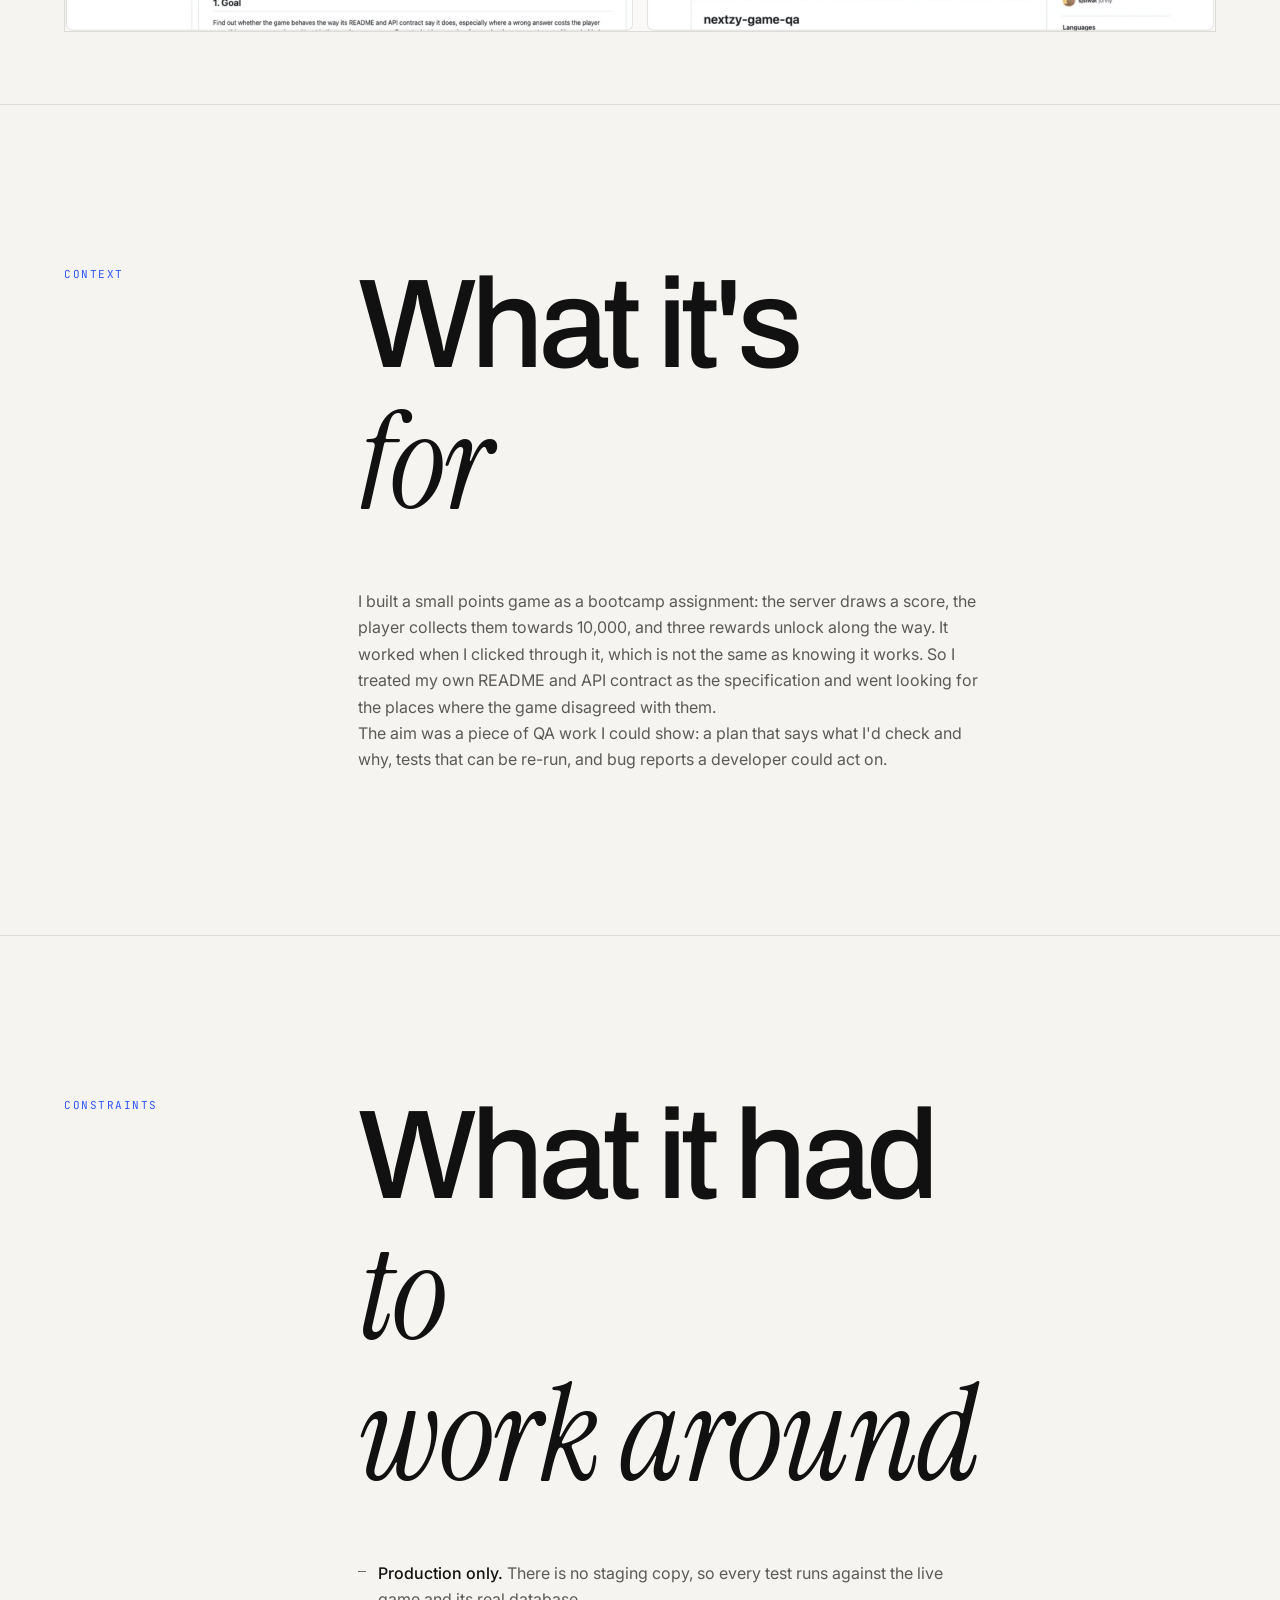
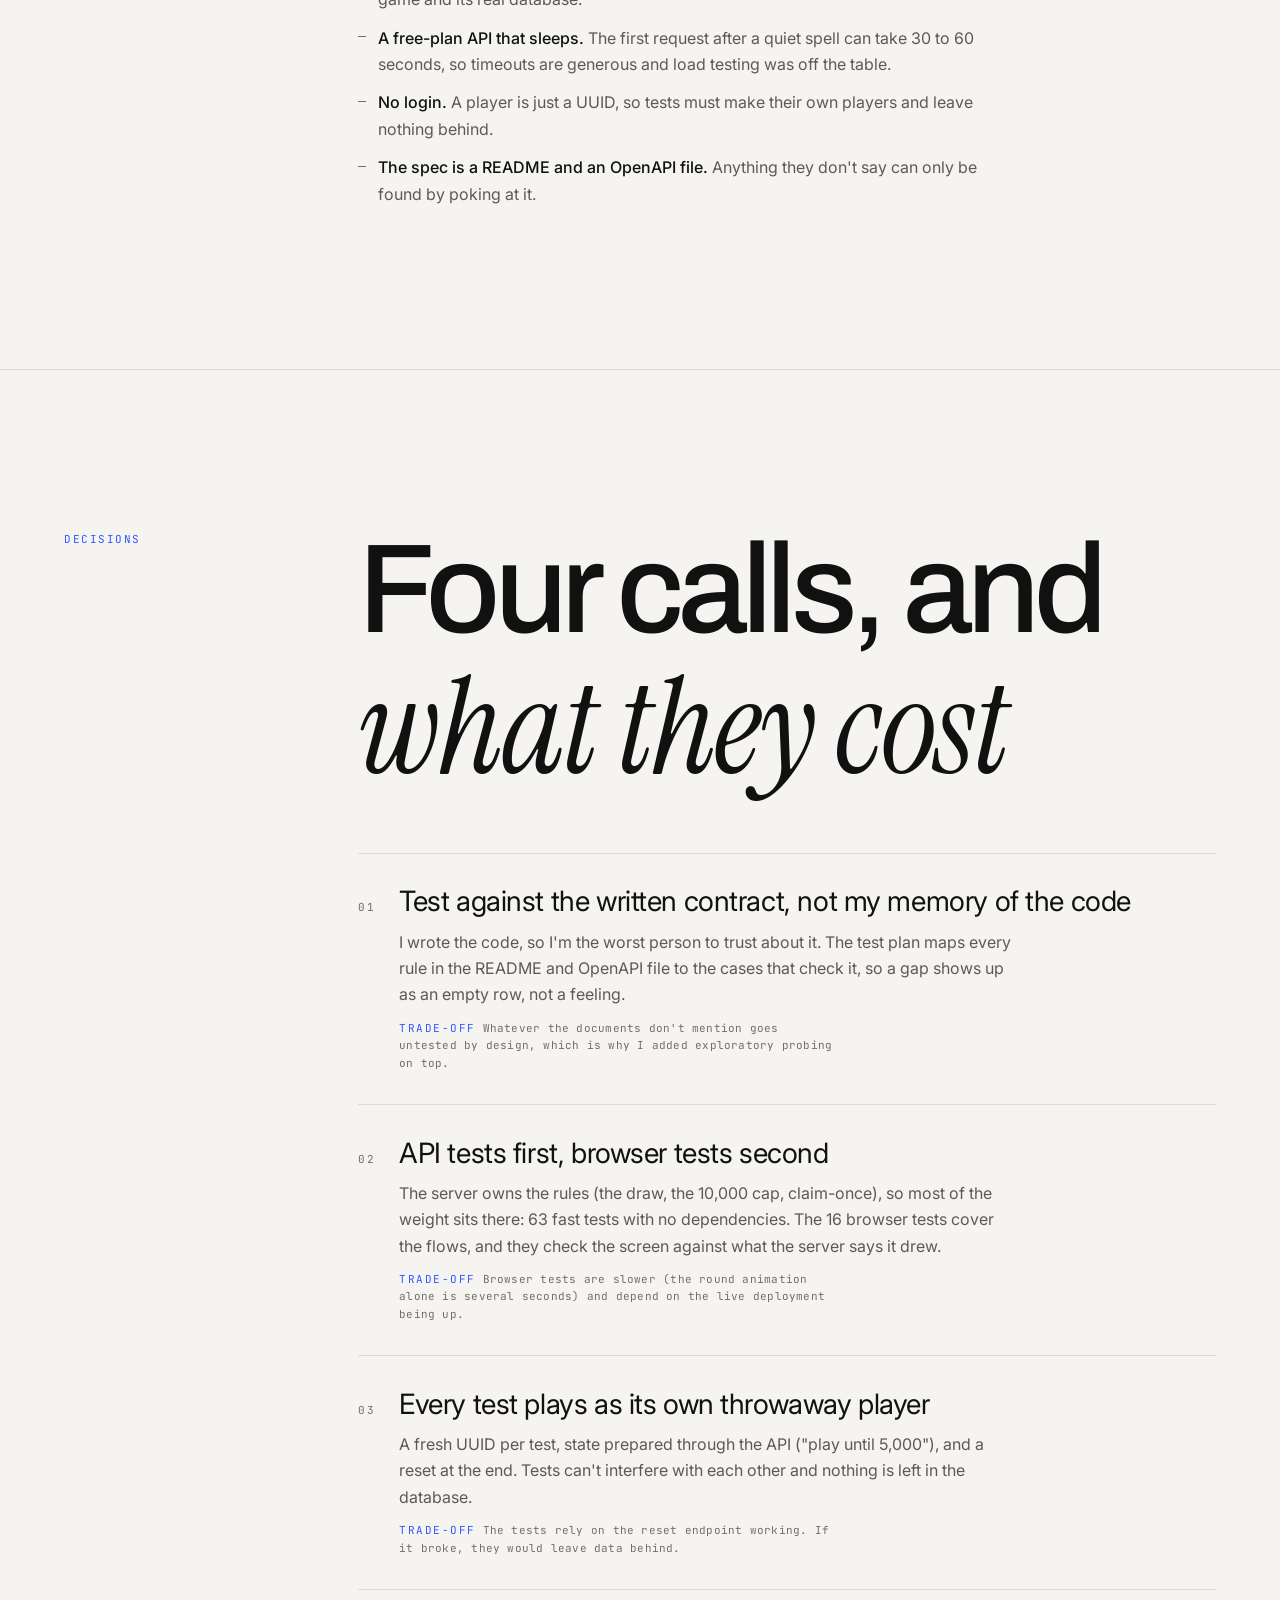
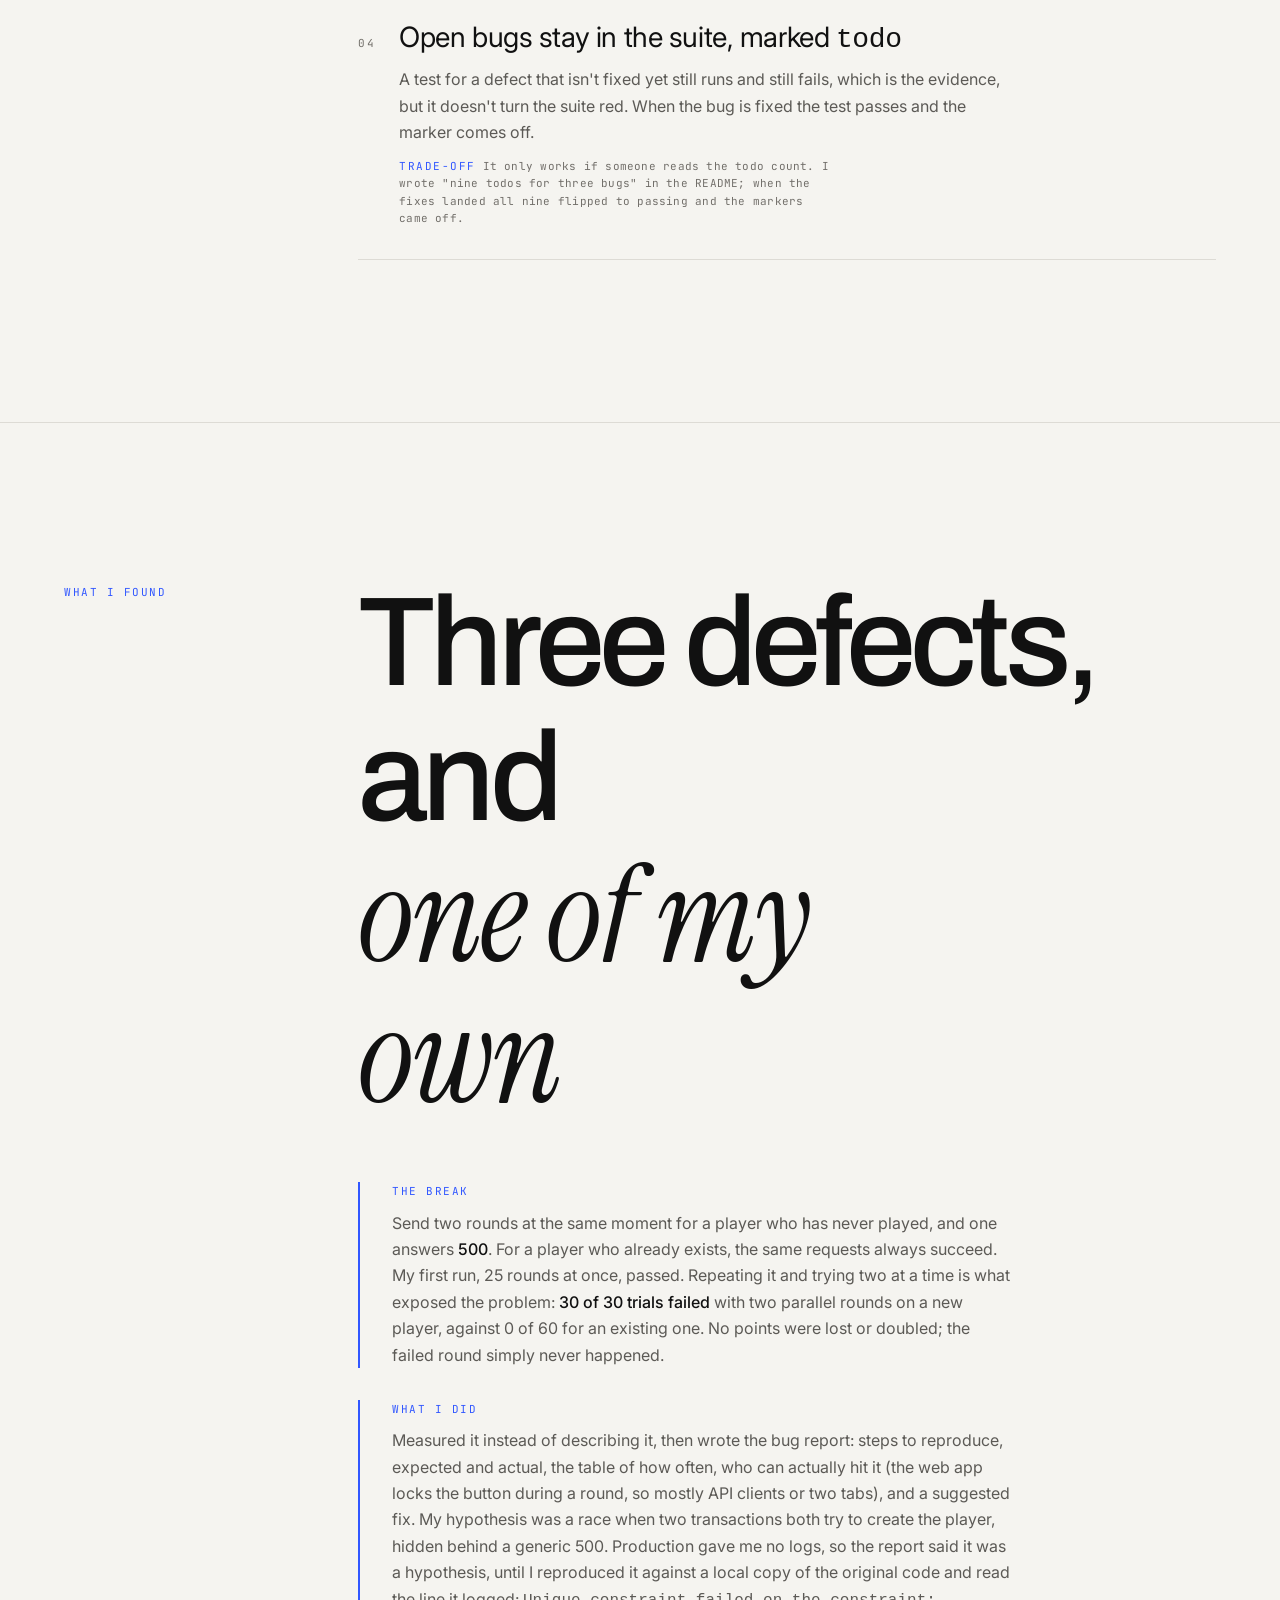
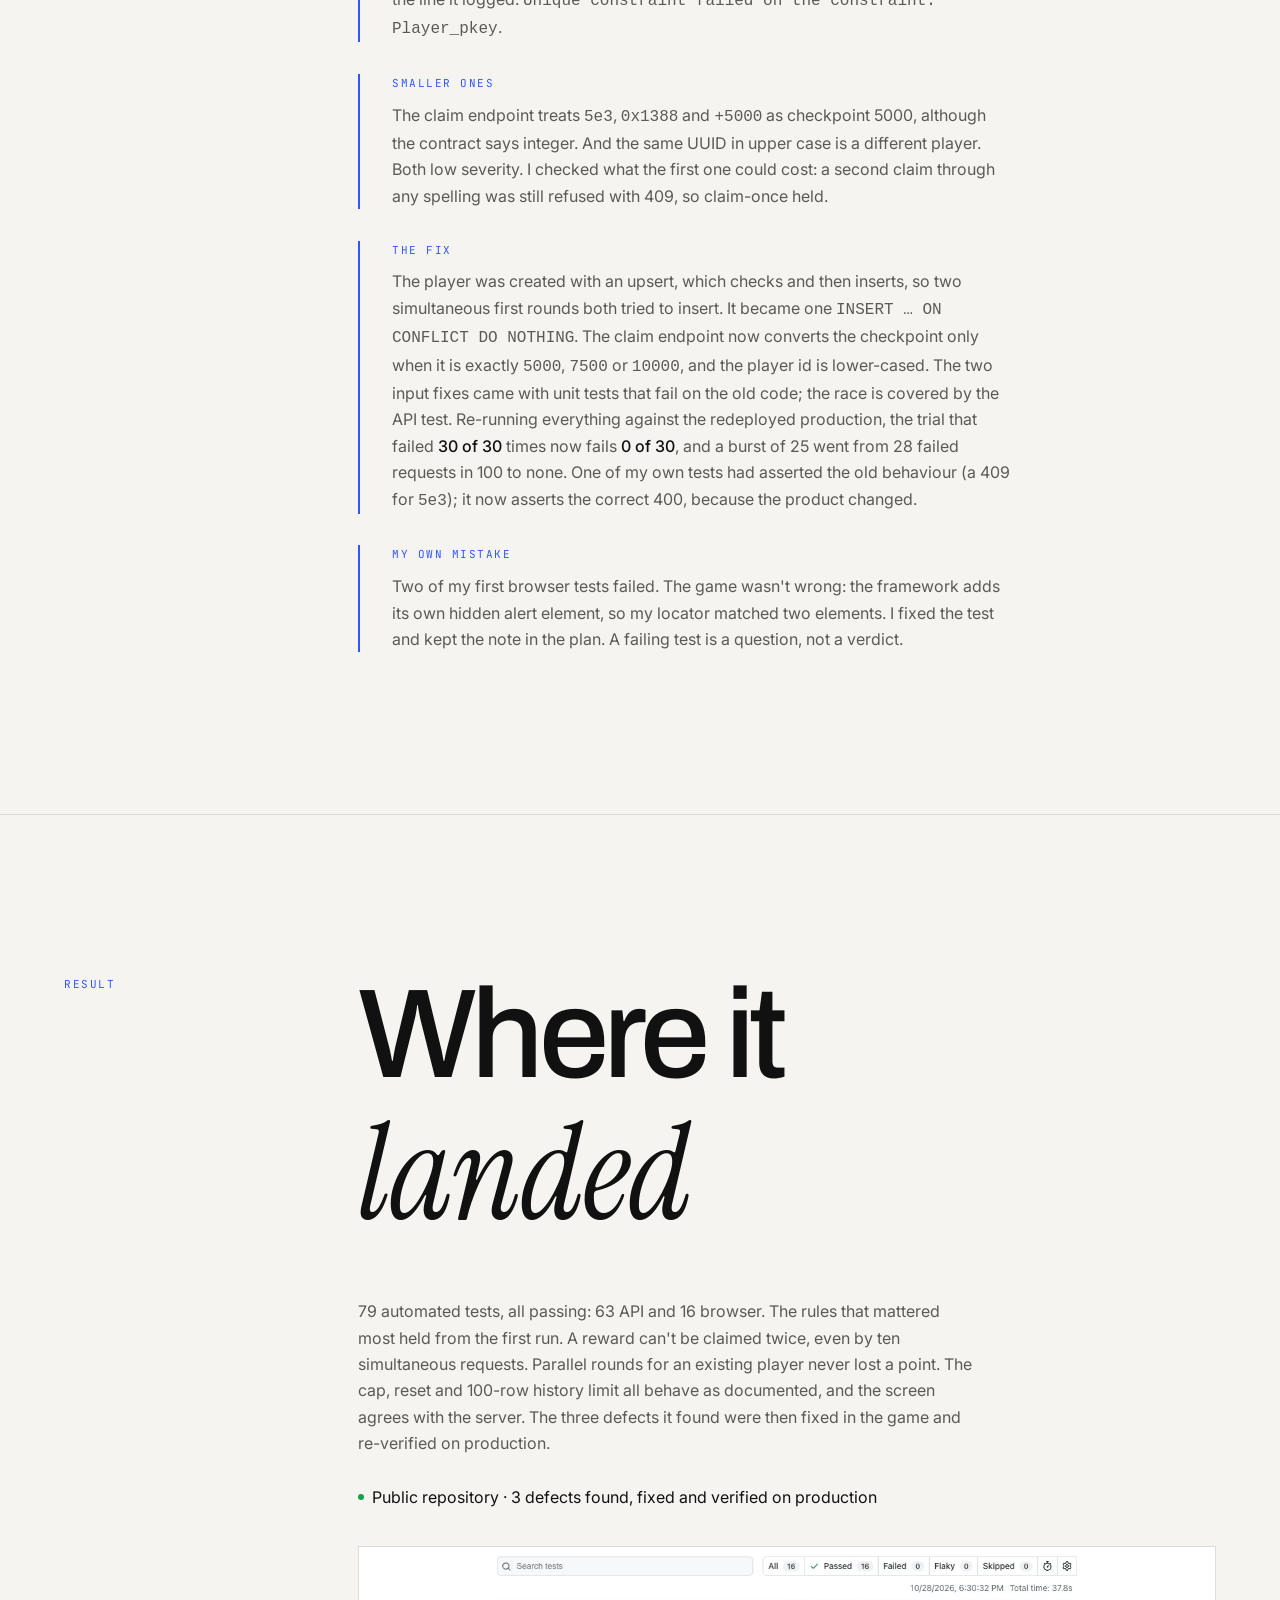
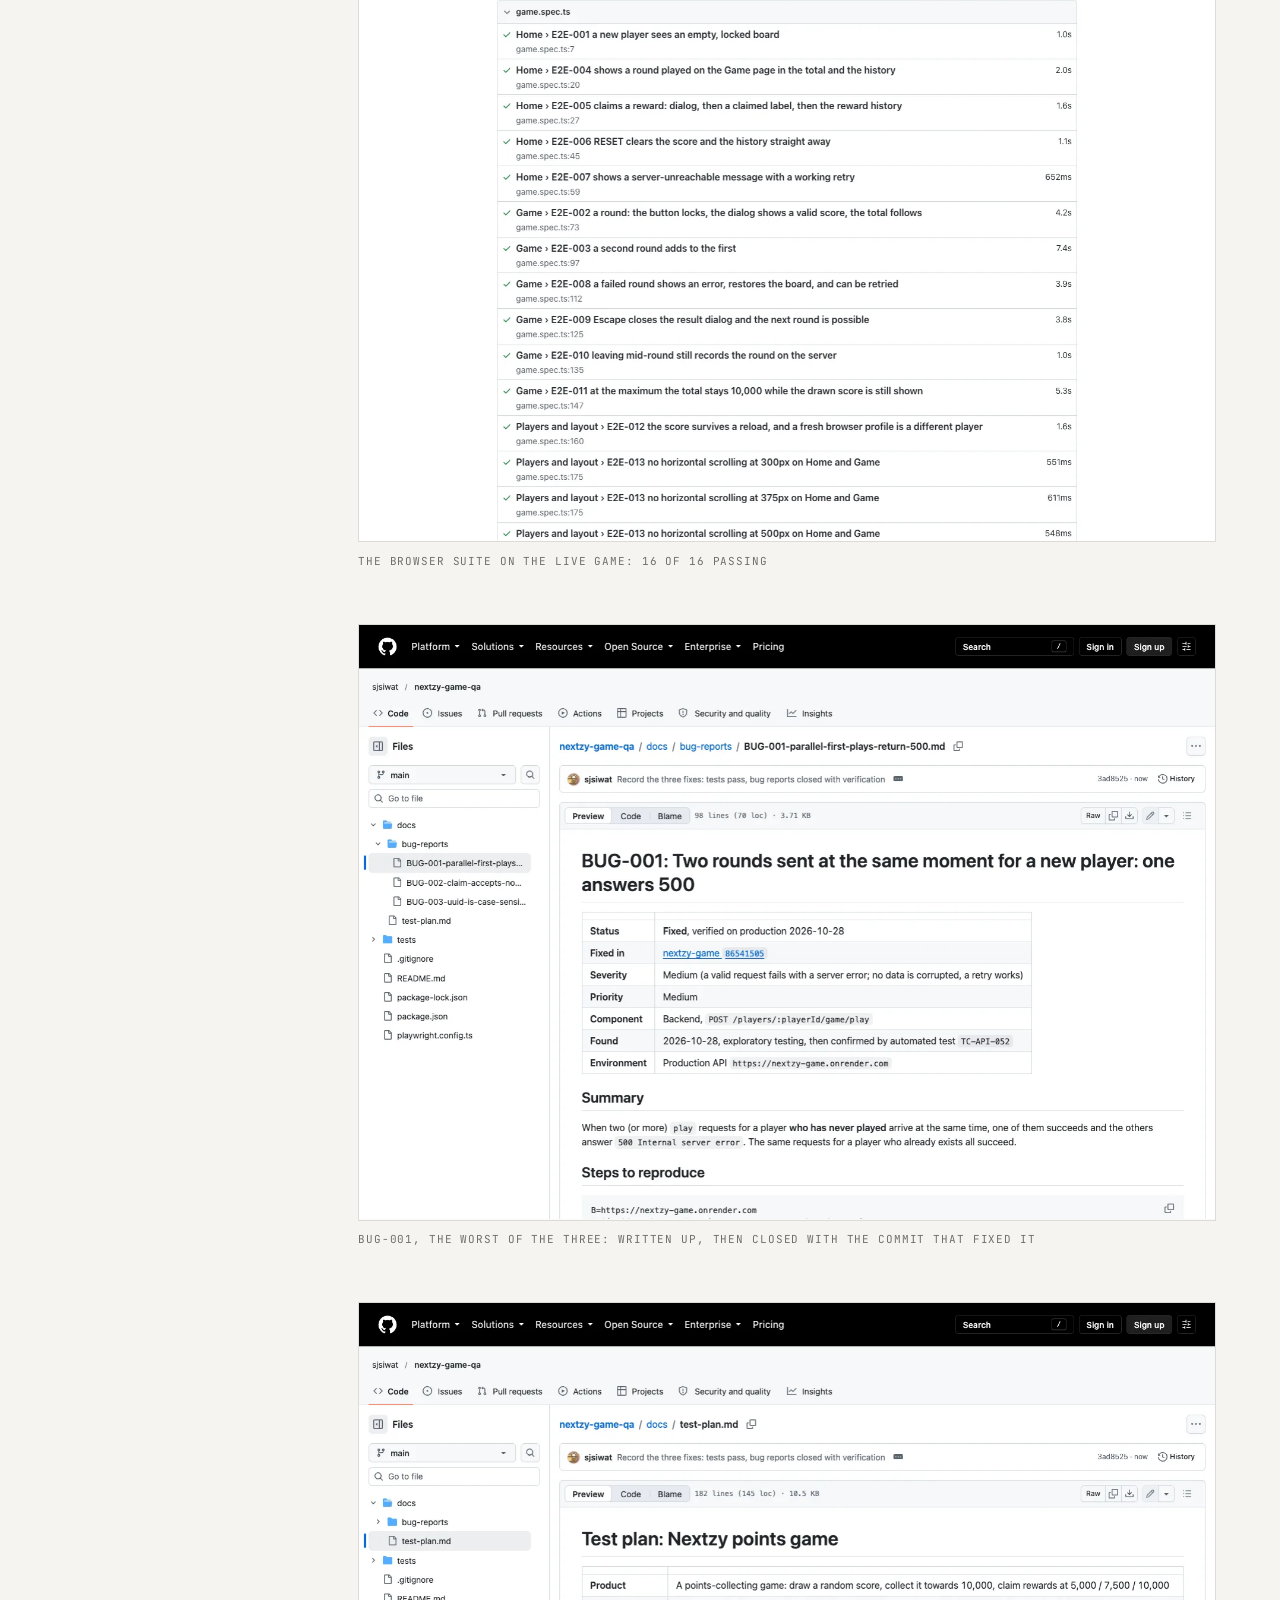
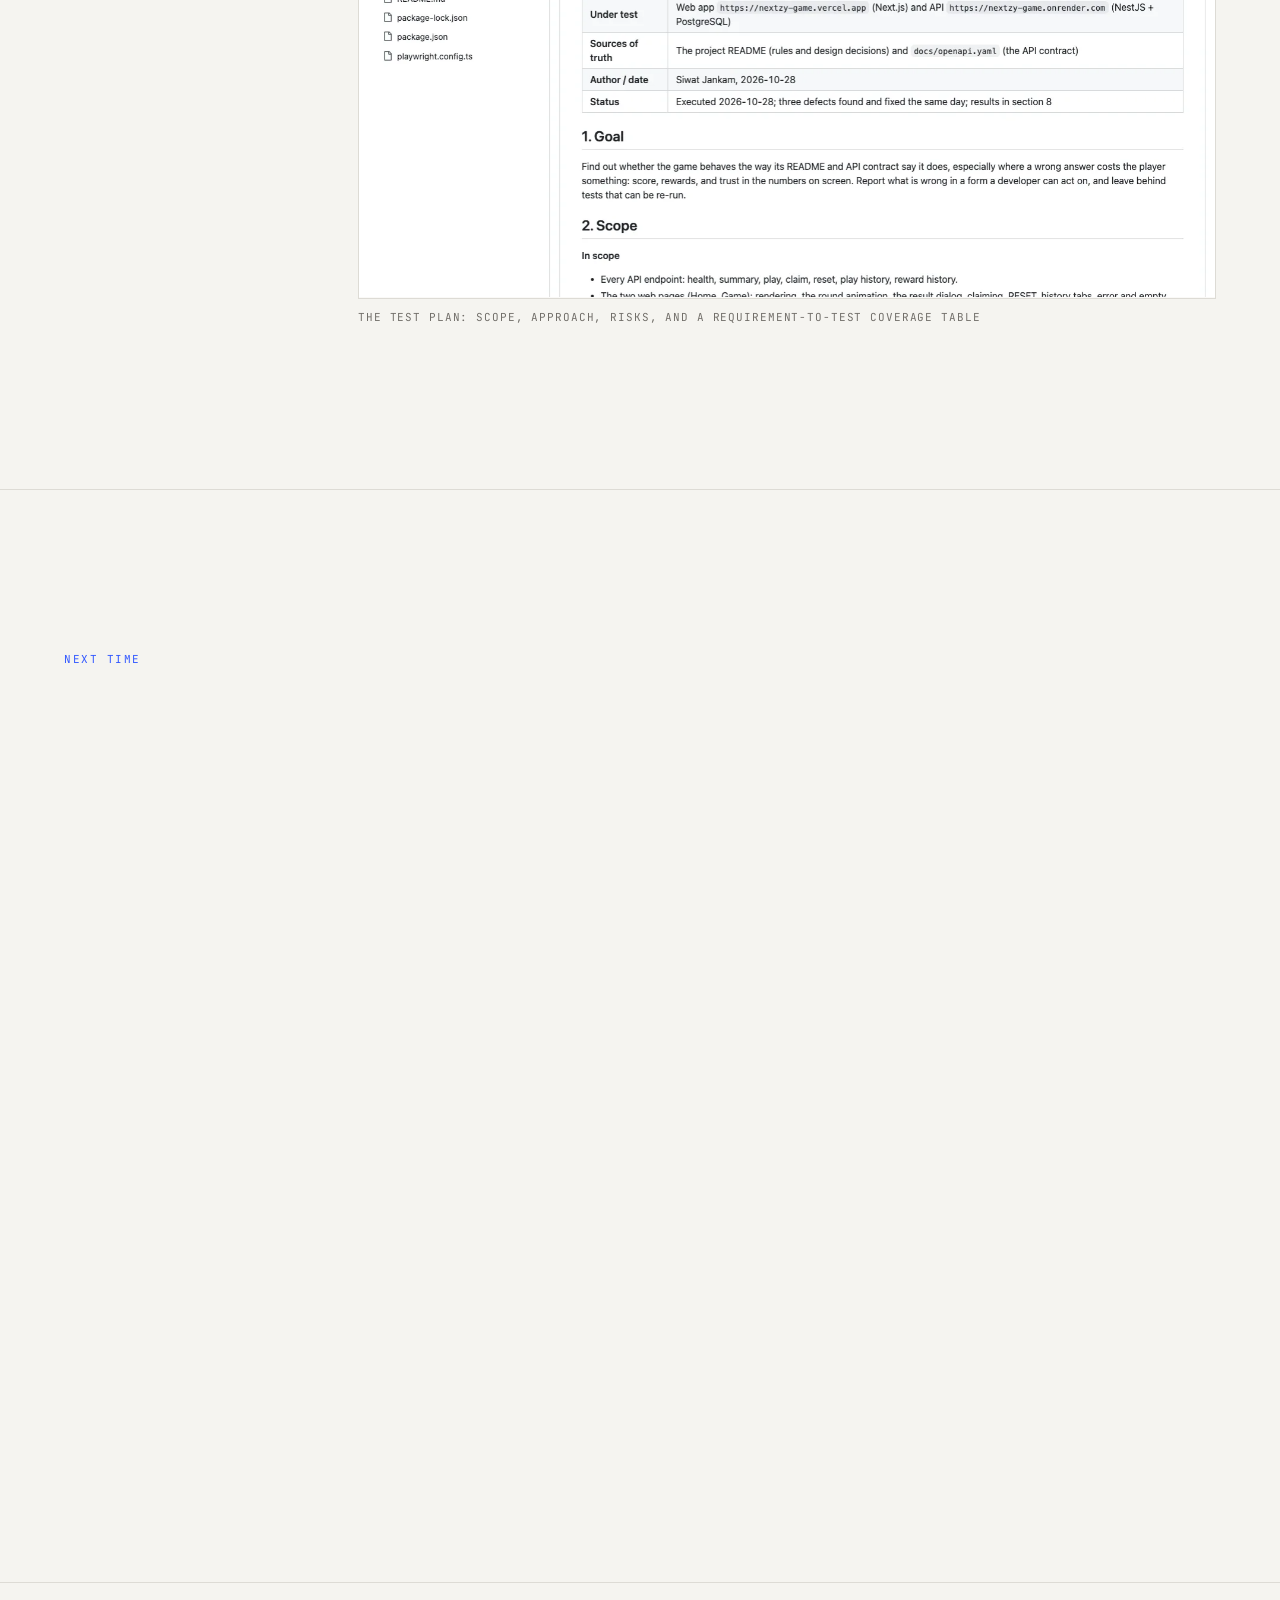
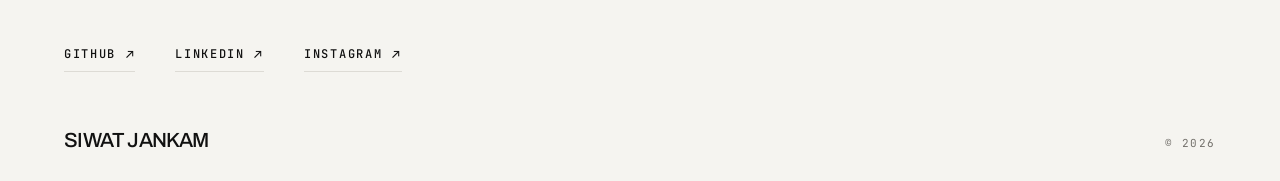
<file: work/nextzy-game-qa.html>
<!DOCTYPE html>
<html lang="en">

<head>
  <meta charset="UTF-8" />
  <meta name="viewport" content="width=device-width, initial-scale=1.0" />
  <title>Points Game QA — Case Study | Siwat Jankam</title>
  <meta name="description" content="How I tested my own points game: a test plan, 63 API tests and 16 browser tests, and the three defects they found, the worst a 500 when two rounds hit a brand-new player at once, and how they were fixed and re-verified." />
  <link rel="stylesheet" href="../style.css" />
  <script>
    try {
      var t = localStorage.getItem("theme");
      if (t === "dark" || t === "light") {
        document.documentElement.setAttribute("data-theme", t);
      }
    } catch (e) {}
  </script>

  <link rel="preconnect" href="https://fonts.googleapis.com" />
  <link rel="preconnect" href="https://fonts.gstatic.com" crossorigin />
  <link href="https://fonts.googleapis.com/css2?family=Archivo:wght@400;500&family=Instrument+Serif:ital@0;1&family=Inter:wght@400;500&family=JetBrains+Mono:wght@400;500;600&display=swap" rel="stylesheet" />
</head>

<body>

  <div class="grid-lines" aria-hidden="true">
    <span></span><span></span><span></span><span></span><span></span><span></span>
    <span></span><span></span><span></span><span></span><span></span><span></span>
  </div>

  <div class="scroll-progress"><div class="scroll-progress__bar" id="progressBar"></div></div>


  <!-- ════════════════════════════════════════════
       NAV
  ════════════════════════════════════════════ -->
  <nav class="nav" id="nav">
    <div class="nav__inner">
      <a class="nav__logo" href="../index.html">Siwat Jankam</a>

      <div class="nav__links">
        <a class="nav__link u-line" href="../index.html#about">About</a>
        <a class="nav__link u-line" href="../index.html#skills">Skills</a>
        <a class="nav__link u-line" href="../index.html#projects">Projects</a>
        <a class="nav__link u-line" href="../index.html#experience">Experience</a>
        <a class="nav__link u-line" href="../index.html#contact">Contact</a>
        <a href="https://github.com/sjsiwat" target="_blank" rel="noopener" class="nav__github">
          <svg width="14" height="14" fill="currentColor" viewBox="0 0 24 24"><path d="M12 .3a12 12 0 0 0-3.8 23.38c.6.11.82-.26.82-.58v-2.03c-3.34.73-4.04-1.61-4.04-1.61-.55-1.39-1.34-1.76-1.34-1.76-1.08-.74.08-.73.08-.73 1.2.09 1.83 1.24 1.83 1.24 1.07 1.83 2.81 1.3 3.5 1 .1-.78.42-1.31.76-1.61-2.67-.3-5.47-1.33-5.47-5.93 0-1.31.47-2.38 1.24-3.22-.14-.3-.54-1.52.1-3.18 0 0 1-.32 3.3 1.23a11.5 11.5 0 0 1 6 0c2.28-1.55 3.29-1.23 3.29-1.23.64 1.66.24 2.88.12 3.18.77.84 1.23 1.91 1.23 3.22 0 4.61-2.8 5.63-5.48 5.92.43.37.81 1.1.81 2.22v3.29c0 .32.22.7.83.58A12 12 0 0 0 12 .3z"/></svg>
          GITHUB
        </a>
      </div>

      <button class="lamp" id="lamp" type="button" aria-pressed="false"
              aria-label="Turn the lights down">
        <svg class="lamp__svg" width="22" height="22" viewBox="0 0 24 24" fill="none"
             stroke="currentColor" stroke-width="1.4" stroke-linecap="round"
             stroke-linejoin="round" aria-hidden="true">
          <path d="M12 1.6V4.9" />
          <path class="lamp__shade" d="M3.2 13.8C3.2 8.9 7.1 4.9 12 4.9s8.8 4 8.8 8.9Z" />
          <circle class="lamp__bulb" cx="12" cy="16.7" r="2.4" />
          <g class="lamp__rays">
            <path d="M6.4 18.4 4.1 22.0" />
            <path d="M12 20.5V23.4" />
            <path d="M17.6 18.4 19.9 22.0" />
          </g>
        </svg>
      </button>
      <button class="nav__burger" id="burger" aria-label="Toggle menu">
        <svg id="iconMenu" width="20" height="20" fill="none" stroke="currentColor" stroke-width="2" stroke-linecap="round" viewBox="0 0 24 24"><line x1="4" y1="6" x2="20" y2="6"/><line x1="4" y1="12" x2="20" y2="12"/><line x1="4" y1="18" x2="20" y2="18"/></svg>
        <svg id="iconClose" width="20" height="20" fill="none" stroke="currentColor" stroke-width="2" stroke-linecap="round" viewBox="0 0 24 24" style="display:none"><line x1="6" y1="6" x2="18" y2="18"/><line x1="18" y1="6" x2="6" y2="18"/></svg>
      </button>
    </div>

    <div class="nav__mobile" id="mobileMenu">
      <a href="../index.html#about">About</a>
      <a href="../index.html#skills">Skills</a>
      <a href="../index.html#projects">Projects</a>
      <a href="../index.html#experience">Experience</a>
      <a href="../index.html#contact">Contact</a>
    </div>
  </nav>


  <main>

    <!-- ════════════════════════════════════════════
         CASE STUDY HERO
    ════════════════════════════════════════════ -->
    <header class="case-hero">
      <div class="wrap">
        <div class="section__body" style="grid-column: 1 / -1;">
          <a class="case-back u-line" href="../index.html#projects">&larr; Selected work</a>

          <p class="hero__kicker">Case Study</p>
          <h1 class="section-title case-title">Points Game QA <span class="accent">— testing my own game</span></h1>
          <p class="t-lead case-dek">
            A test plan, 63 API tests and 16 browser tests for the game I built, written as if
            someone else had built it. What held up, what broke, how it was fixed, and what I couldn't check.
          </p>
          <p class="project__meta case-meta">
            <span>QA + test automation</span><span>Solo</span><span>2026</span><span>Public repository</span>
          </p>
          <div class="project__links">
            <a class="btn btn--quiet" href="https://github.com/sjsiwat/nextzy-game-qa" target="_blank" rel="noopener">GitHub <span class="btn__arrow">&#8599;</span></a>
            <a class="btn btn--quiet" href="https://nextzy-game.vercel.app" target="_blank" rel="noopener">The game <span class="btn__arrow">&#8599;</span></a>
          </div>

          <div class="case-figure img-reveal reveal">
            <img src="../project-images/qa-game.webp" alt="The Playwright report with 16 of 16 passing, a bug report, the test plan and the repository page" loading="lazy" />
          </div>
        </div>
      </div>
    </header>


    <!-- ════════════════════════════════════════════
         CONTEXT
    ════════════════════════════════════════════ -->
    <section class="section">
      <div class="wrap">
        <div class="section-label"><span>Context</span></div>
        <div class="section__body">
          <h2 class="section-title">What it's <span class="accent">for</span></h2>
          <div class="reveal">
            <p class="t-body">
              I built a small points game as a bootcamp assignment: the server draws a score,
              the player collects them towards 10,000, and three rewards unlock along the way.
              It worked when I clicked through it, which is not the same as knowing it works. So I
              treated my own README and API contract as the specification and went looking for
              the places where the game disagreed with them.
            </p>
            <p class="t-body">
              The aim was a piece of QA work I could show: a plan that says what I'd check and
              why, tests that can be re-run, and bug reports a developer could act on.
            </p>
          </div>
        </div>
      </div>
    </section>


    <!-- ════════════════════════════════════════════
         CONSTRAINTS
    ════════════════════════════════════════════ -->
    <section class="section">
      <div class="wrap">
        <div class="section-label"><span>Constraints</span></div>
        <div class="section__body">
          <h2 class="section-title">What it had <span class="accent">to work around</span></h2>
          <div class="reveal">
            <ul class="tl-list">
              <li><strong>Production only.</strong> There is no staging copy, so every test runs against the live game and its real database.</li>
              <li><strong>A free-plan API that sleeps.</strong> The first request after a quiet spell can take 30 to 60 seconds, so timeouts are generous and load testing was off the table.</li>
              <li><strong>No login.</strong> A player is just a UUID, so tests must make their own players and leave nothing behind.</li>
              <li><strong>The spec is a README and an OpenAPI file.</strong> Anything they don't say can only be found by poking at it.</li>
            </ul>
          </div>
        </div>
      </div>
    </section>


    <!-- ════════════════════════════════════════════
         DECISIONS
    ════════════════════════════════════════════ -->
    <section class="section">
      <div class="wrap">
        <div class="section-label"><span>Decisions</span></div>
        <div class="section__body">
          <h2 class="section-title">Four calls, and <span class="accent">what they cost</span></h2>

          <div class="decision-list reveal">

            <div class="decision">
              <span class="decision__num t-micro">01</span>
              <div>
                <h3 class="decision__title">Test against the written contract, not my memory of the code</h3>
                <p class="decision__why t-body">
                  I wrote the code, so I'm the worst person to trust about it. The test plan maps
                  every rule in the README and OpenAPI file to the cases that check it, so a gap
                  shows up as an empty row, not a feeling.
                </p>
                <p class="decision__tradeoff"><span>Trade-off</span>Whatever the documents don't mention goes untested by design, which is why I added exploratory probing on top.</p>
              </div>
            </div>

            <div class="decision">
              <span class="decision__num t-micro">02</span>
              <div>
                <h3 class="decision__title">API tests first, browser tests second</h3>
                <p class="decision__why t-body">
                  The server owns the rules (the draw, the 10,000 cap, claim-once), so most of the
                  weight sits there: 63 fast tests with no dependencies. The 16 browser tests cover
                  the flows, and they check the screen against what the server says it drew.
                </p>
                <p class="decision__tradeoff"><span>Trade-off</span>Browser tests are slower (the round animation alone is several seconds) and depend on the live deployment being up.</p>
              </div>
            </div>

            <div class="decision">
              <span class="decision__num t-micro">03</span>
              <div>
                <h3 class="decision__title">Every test plays as its own throwaway player</h3>
                <p class="decision__why t-body">
                  A fresh UUID per test, state prepared through the API ("play until 5,000"), and a
                  reset at the end. Tests can't interfere with each other and nothing is left in the
                  database.
                </p>
                <p class="decision__tradeoff"><span>Trade-off</span>The tests rely on the reset endpoint working. If it broke, they would leave data behind.</p>
              </div>
            </div>

            <div class="decision">
              <span class="decision__num t-micro">04</span>
              <div>
                <h3 class="decision__title">Open bugs stay in the suite, marked <code>todo</code></h3>
                <p class="decision__why t-body">
                  A test for a defect that isn't fixed yet still runs and still fails, which is the
                  evidence, but it doesn't turn the suite red. When the bug is fixed the test
                  passes and the marker comes off.
                </p>
                <p class="decision__tradeoff"><span>Trade-off</span>It only works if someone reads the todo count. I wrote "nine todos for three bugs" in the README; when the fixes landed all nine flipped to passing and the markers came off.</p>
              </div>
            </div>

          </div>
        </div>
      </div>
    </section>


    <!-- ════════════════════════════════════════════
         WHAT BROKE
    ════════════════════════════════════════════ -->
    <section class="section">
      <div class="wrap">
        <div class="section-label"><span>What I found</span></div>
        <div class="section__body">
          <h2 class="section-title">Three defects, and <span class="accent">one of my own</span></h2>

          <div class="reveal">
            <div class="incident">
              <span class="incident__label">The break</span>
              <p class="t-body">
                Send two rounds at the same moment for a player who has never played, and one
                answers <strong>500</strong>. For a player who already exists, the same requests
                always succeed. My first run, 25 rounds at once, passed. Repeating it and trying
                two at a time is what exposed the problem: <strong>30 of 30 trials failed</strong>
                with two parallel rounds on a new player, against 0 of 60 for an existing one.
                No points were lost or doubled; the failed round simply never happened.
              </p>
            </div>
            <div class="incident">
              <span class="incident__label">What I did</span>
              <p class="t-body">
                Measured it instead of describing it, then wrote the bug report: steps to
                reproduce, expected and actual, the table of how often, who can actually hit it
                (the web app locks the button during a round, so mostly API clients or two tabs),
                and a suggested fix. My hypothesis was a race when two transactions both try to
                create the player, hidden behind a generic 500. Production gave me no logs, so
                the report said it was a hypothesis, until I reproduced it against a local copy
                of the original code and read the line it logged:
                <code>Unique constraint failed on the constraint: Player_pkey</code>.
              </p>
            </div>
            <div class="incident">
              <span class="incident__label">Smaller ones</span>
              <p class="t-body">
                The claim endpoint treats <code>5e3</code>, <code>0x1388</code> and
                <code>+5000</code> as checkpoint 5000, although the contract says integer. And the
                same UUID in upper case is a different player. Both low severity. I checked what
                the first one could cost: a second claim through any spelling was still refused
                with 409, so claim-once held.
              </p>
            </div>
            <div class="incident">
              <span class="incident__label">The fix</span>
              <p class="t-body">
                The player was created with an upsert, which checks and then inserts, so two
                simultaneous first rounds both tried to insert. It became one
                <code>INSERT &hellip; ON CONFLICT DO NOTHING</code>. The claim endpoint now converts
                the checkpoint only when it is exactly <code>5000</code>, <code>7500</code> or
                <code>10000</code>, and the player id is lower-cased. The two input fixes came with
                unit tests that fail on the old code; the race is covered by the API test. Re-running everything against the redeployed
                production, the trial that failed <strong>30 of 30</strong> times now fails
                <strong>0 of 30</strong>, and a burst of 25 went from 28 failed requests in 100 to
                none. One of my own tests had asserted the old behaviour (a 409 for
                <code>5e3</code>); it now asserts the correct 400, because the product changed.
              </p>
            </div>
            <div class="incident">
              <span class="incident__label">My own mistake</span>
              <p class="t-body">
                Two of my first browser tests failed. The game wasn't wrong: the framework adds its
                own hidden alert element, so my locator matched two elements. I fixed the test and
                kept the note in the plan. A failing test is a question, not a verdict.
              </p>
            </div>
          </div>
        </div>
      </div>
    </section>


    <!-- ════════════════════════════════════════════
         RESULT
    ════════════════════════════════════════════ -->
    <section class="section">
      <div class="wrap">
        <div class="section-label"><span>Result</span></div>
        <div class="section__body">
          <h2 class="section-title">Where it <span class="accent">landed</span></h2>
          <div class="reveal">
            <p class="t-body">
              79 automated tests, all passing: 63 API and 16 browser. The rules that mattered most
              held from the first run. A reward can't be claimed twice, even by ten simultaneous
              requests. Parallel rounds for an existing player never lost a point. The cap, reset
              and 100-row history limit all behave as documented, and the screen agrees with the
              server. The three defects it found were then fixed in the game and re-verified on
              production.
            </p>
            <p class="case-status">
              <span class="status"><i class="status__dot" aria-hidden="true"></i>Public repository &middot; 3 defects found, fixed and verified on production</span>
            </p>
          </div>

          <div class="case-gallery reveal">
            <figure>
              <div class="case-figure img-reveal">
                <img src="../project-images/qa-report.webp" alt="The Playwright HTML report: 16 tests, 16 passed, 0 failed" loading="lazy" />
              </div>
              <figcaption>The browser suite on the live game: 16 of 16 passing</figcaption>
            </figure>
            <figure>
              <div class="case-figure img-reveal">
                <img src="../project-images/qa-bug.webp" alt="BUG-001 as rendered on GitHub: status, severity, component and summary" loading="lazy" />
              </div>
              <figcaption>BUG-001, the worst of the three: written up, then closed with the commit that fixed it</figcaption>
            </figure>
            <figure>
              <div class="case-figure img-reveal">
                <img src="../project-images/qa-plan.webp" alt="The test plan: product, what is under test, sources of truth and status" loading="lazy" />
              </div>
              <figcaption>The test plan: scope, approach, risks, and a requirement-to-test coverage table</figcaption>
            </figure>
          </div>
        </div>
      </div>
    </section>


    <!-- ════════════════════════════════════════════
         WHAT I'D DO DIFFERENTLY
    ════════════════════════════════════════════ -->
    <section class="section">
      <div class="wrap">
        <div class="section-label"><span>Next time</span></div>
        <div class="section__body">
          <h2 class="section-title">What I'd do <span class="accent">differently</span></h2>
          <div class="reveal">
            <ul class="tl-list">
              <li>Run the suite against a local copy from the start, not only after a failure. I read the server log and confirmed the cause of the 500 only once production had already shown me the symptom.</li>
              <li>Put the API tests on a schedule in CI, with a warm-up request first so the cold start doesn't look like a failure.</li>
              <li>Cover Safari and Firefox. Everything ran in Chrome, so the <code>&lt;dialog&gt;</code> behaviour and layout elsewhere are untested.</li>
              <li>Add a light load check on a local instance. I left it out of production on purpose, which also means it isn't covered at all.</li>
            </ul>
          </div>

          <div class="case-close reveal" style="margin-top: clamp(56px, 8vh, 88px); padding-top: clamp(32px, 4vh, 56px); border-top: 1px solid var(--line);">
            <a class="case-back u-line" href="../index.html#projects">&larr; Back to selected work</a>
            <a class="contact__action" href="mailto:sj.siwat@gmail.com">
              <span class="contact__action-label">Get in touch</span>
              <span class="contact__action-arrow" aria-hidden="true">&#8599;</span>
            </a>
          </div>
        </div>
      </div>
    </section>

  </main>


  <!-- ════════════════════════════════════════════
       FOOTER
  ════════════════════════════════════════════ -->
  <footer>
    <div class="footer__inner">
      <nav class="footer__links" aria-label="Elsewhere">
        <a class="footer__link" href="https://github.com/sjsiwat" target="_blank" rel="noopener">
          GitHub <span class="footer__arrow" aria-hidden="true">&#8599;</span>
        </a>
        <a class="footer__link" href="https://www.linkedin.com/in/siwat-jankam-9a340016a" target="_blank" rel="noopener">
          LinkedIn <span class="footer__arrow" aria-hidden="true">&#8599;</span>
        </a>
        <a class="footer__link" href="https://www.instagram.com/yoksiwat/" target="_blank" rel="noopener">
          Instagram <span class="footer__arrow" aria-hidden="true">&#8599;</span>
        </a>
      </nav>

      <div class="footer__sign">
        <span class="footer__mark">Siwat Jankam</span>
        <span class="footer__year">&copy; 2026</span>
      </div>
    </div>
  </footer>


  <script src="../script.js"></script>

</body>
</html>
</file>
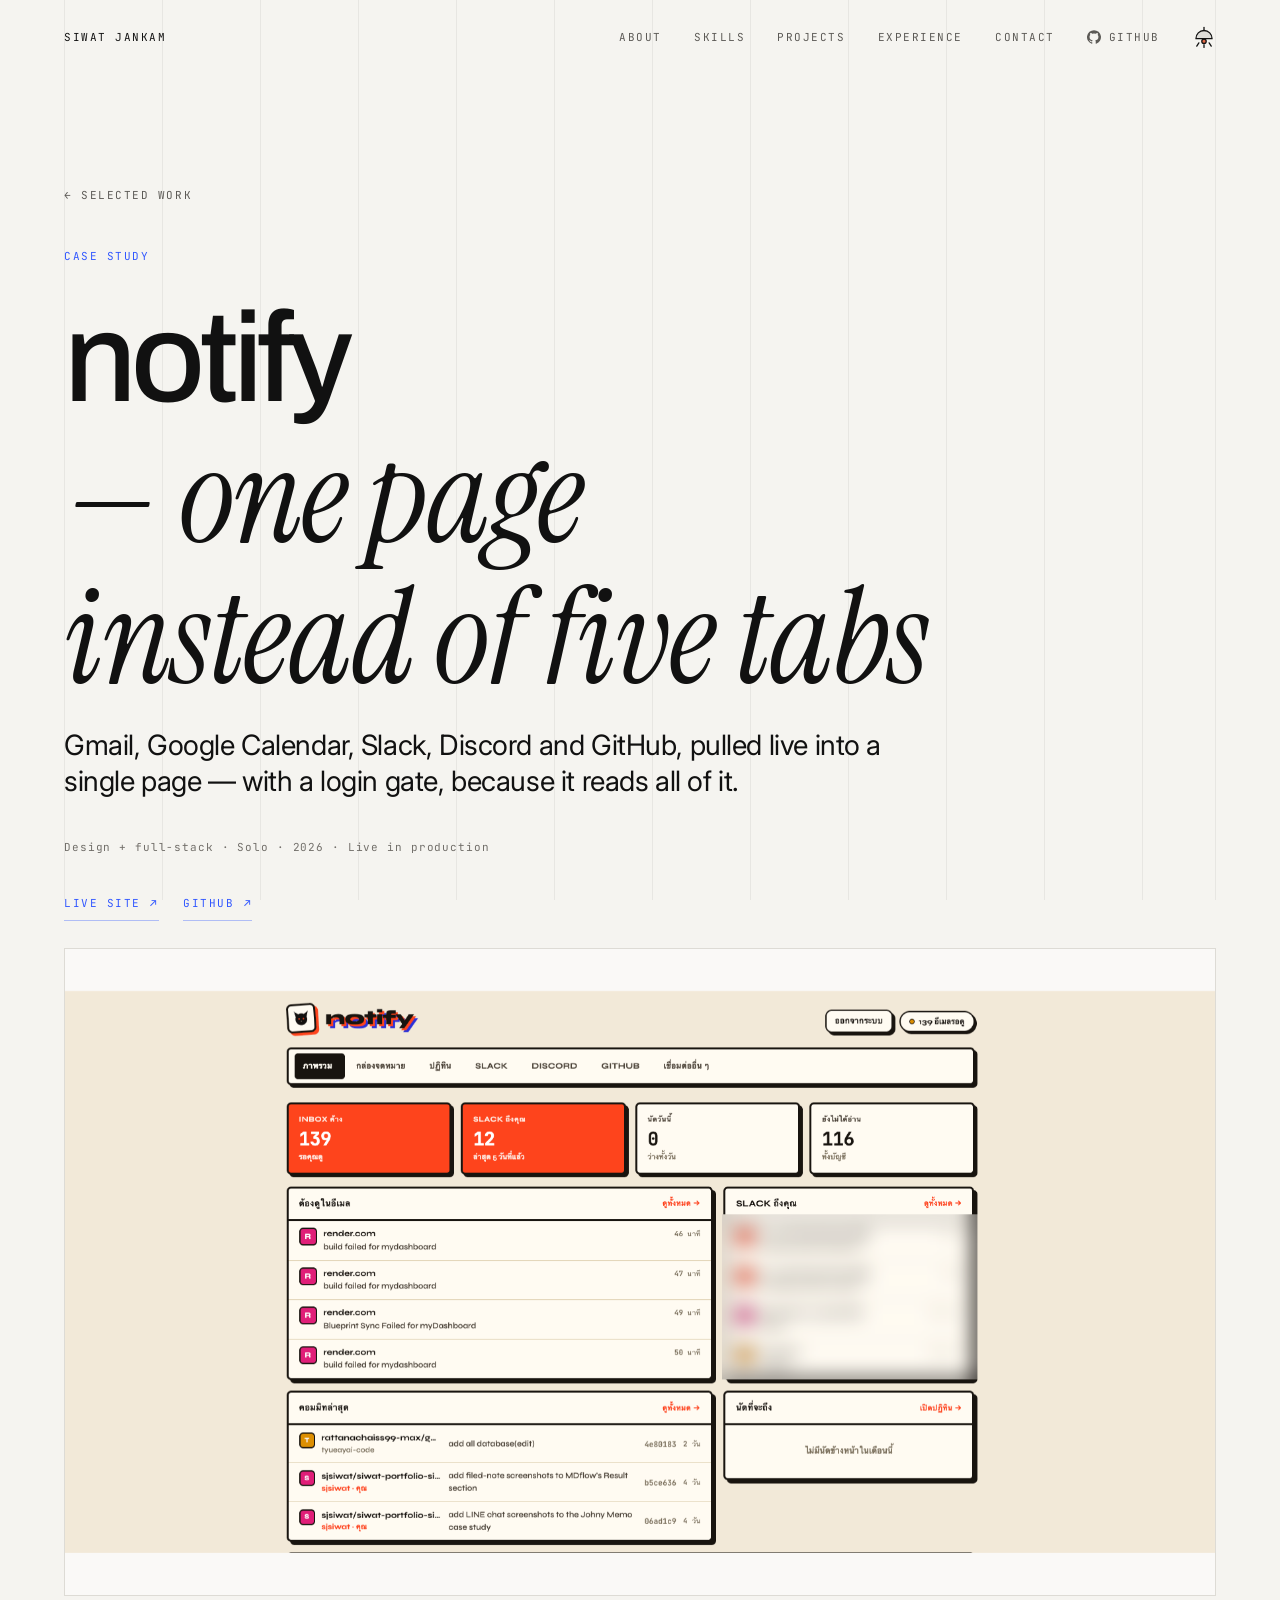
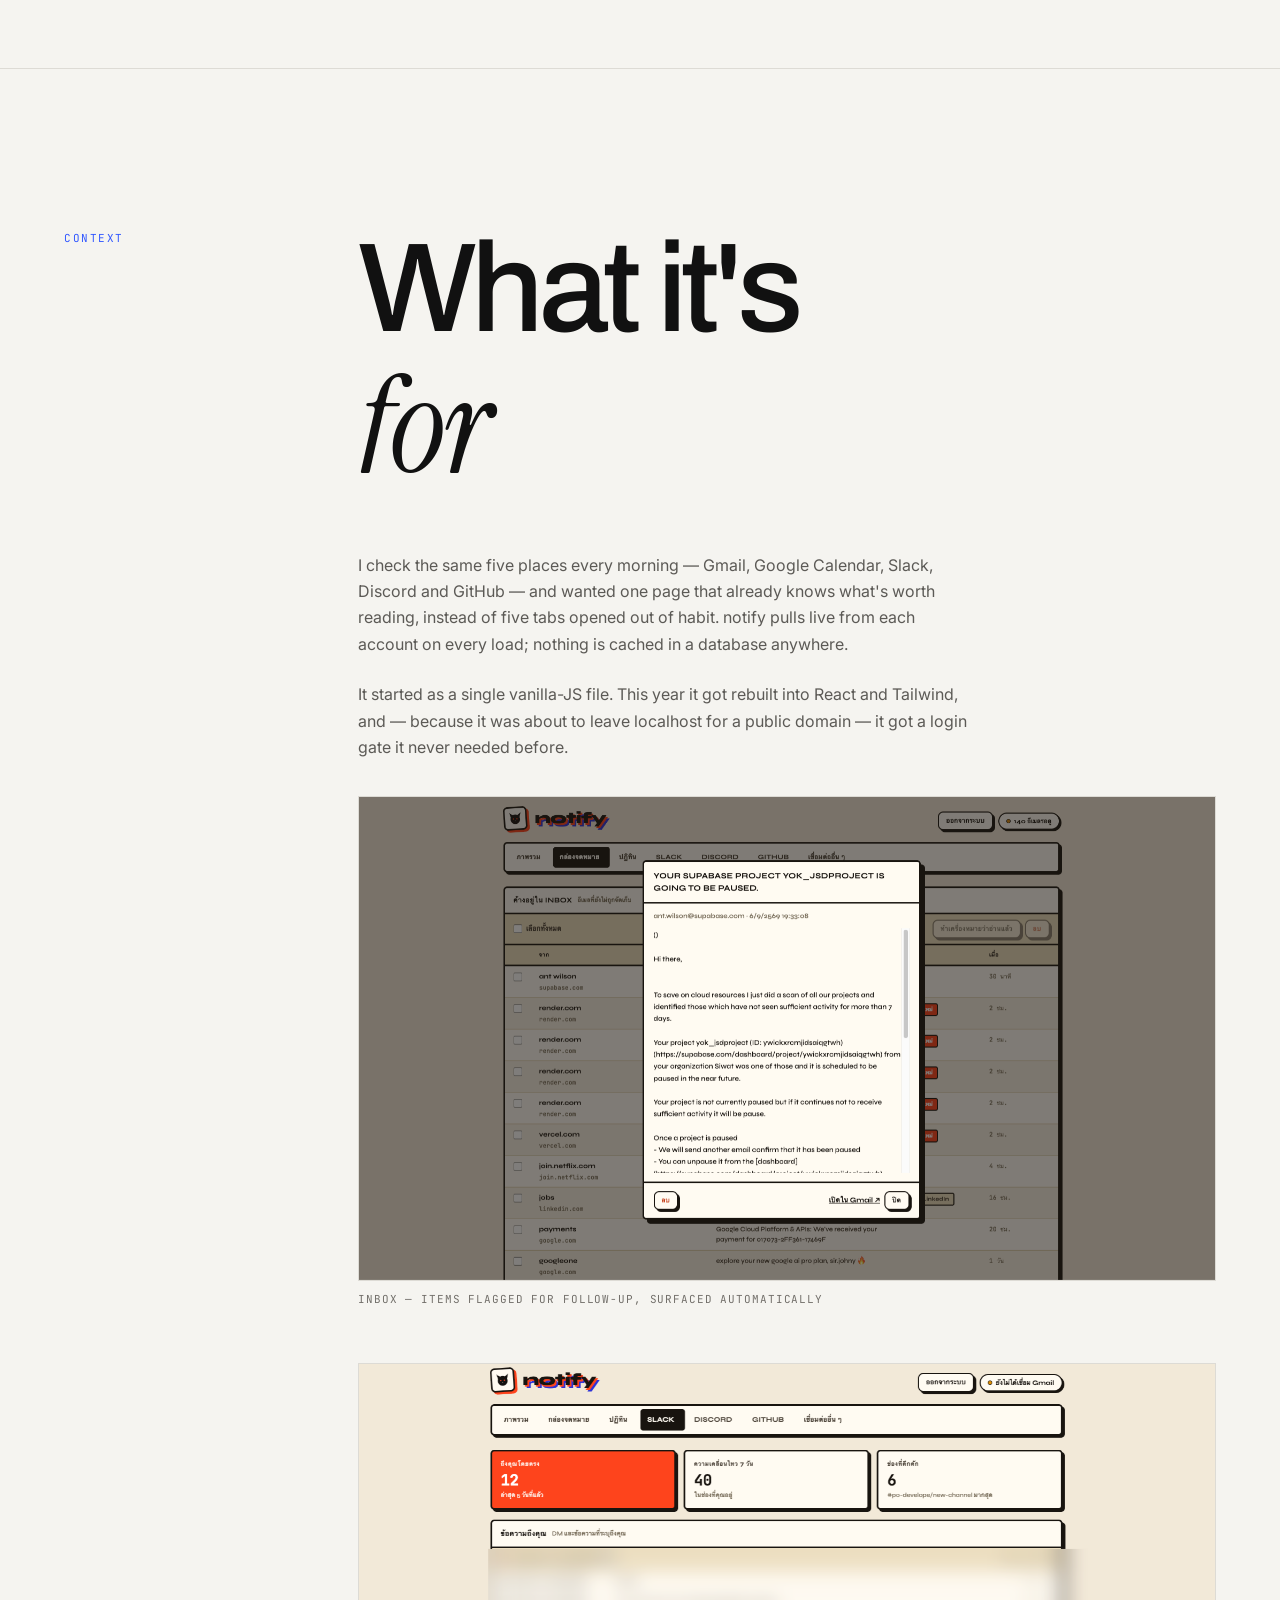
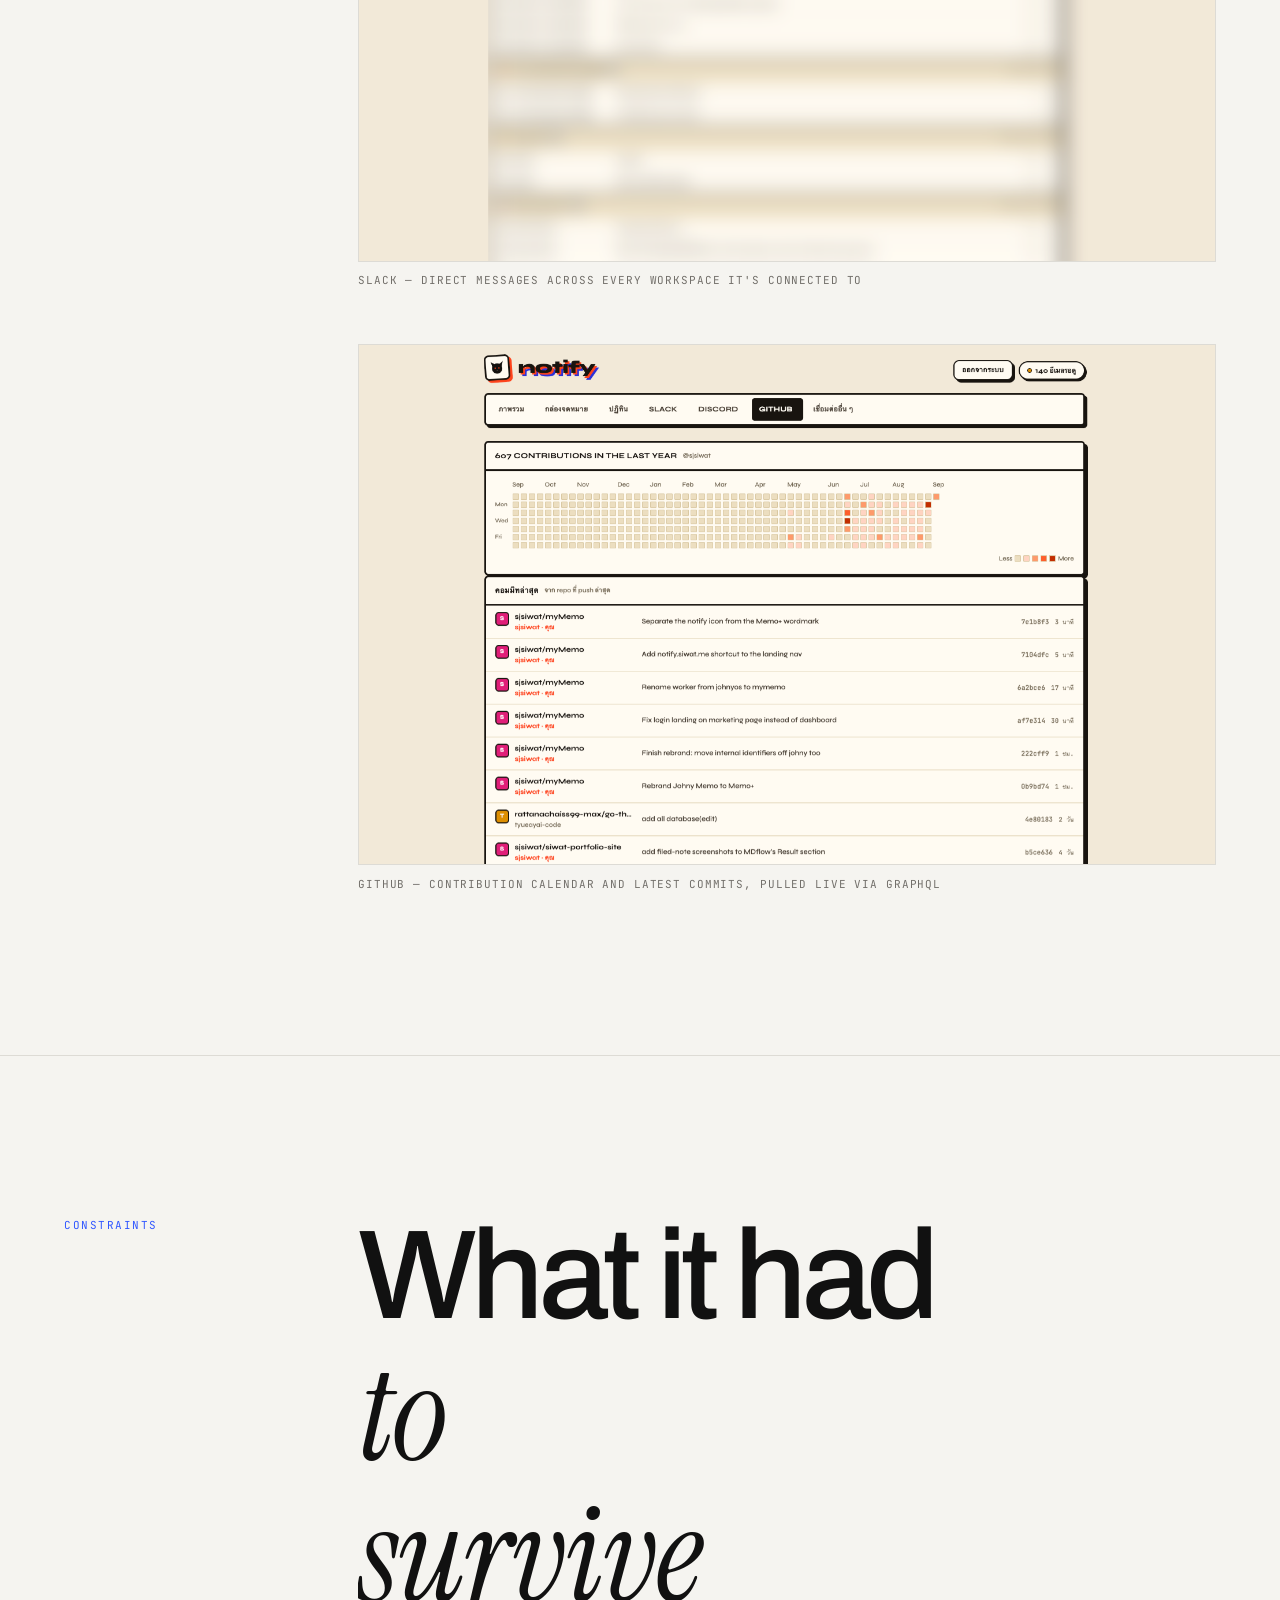
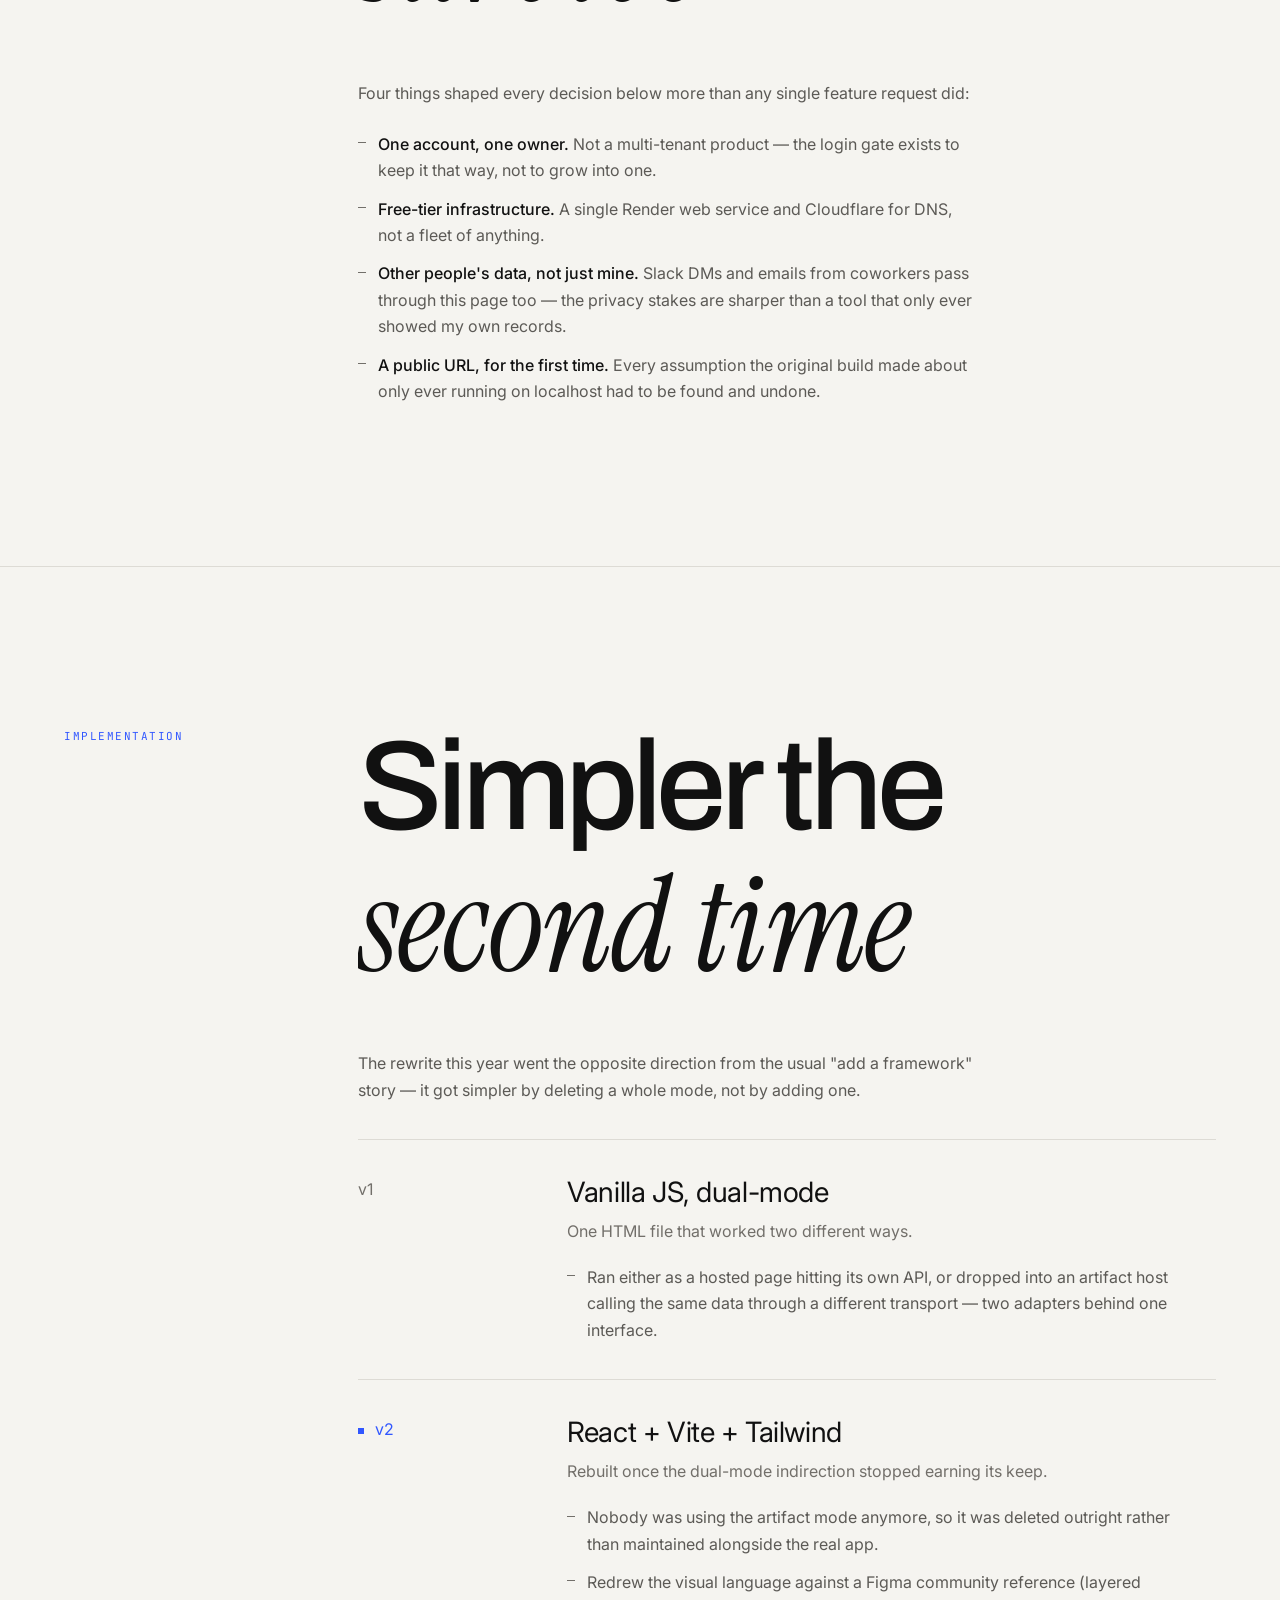
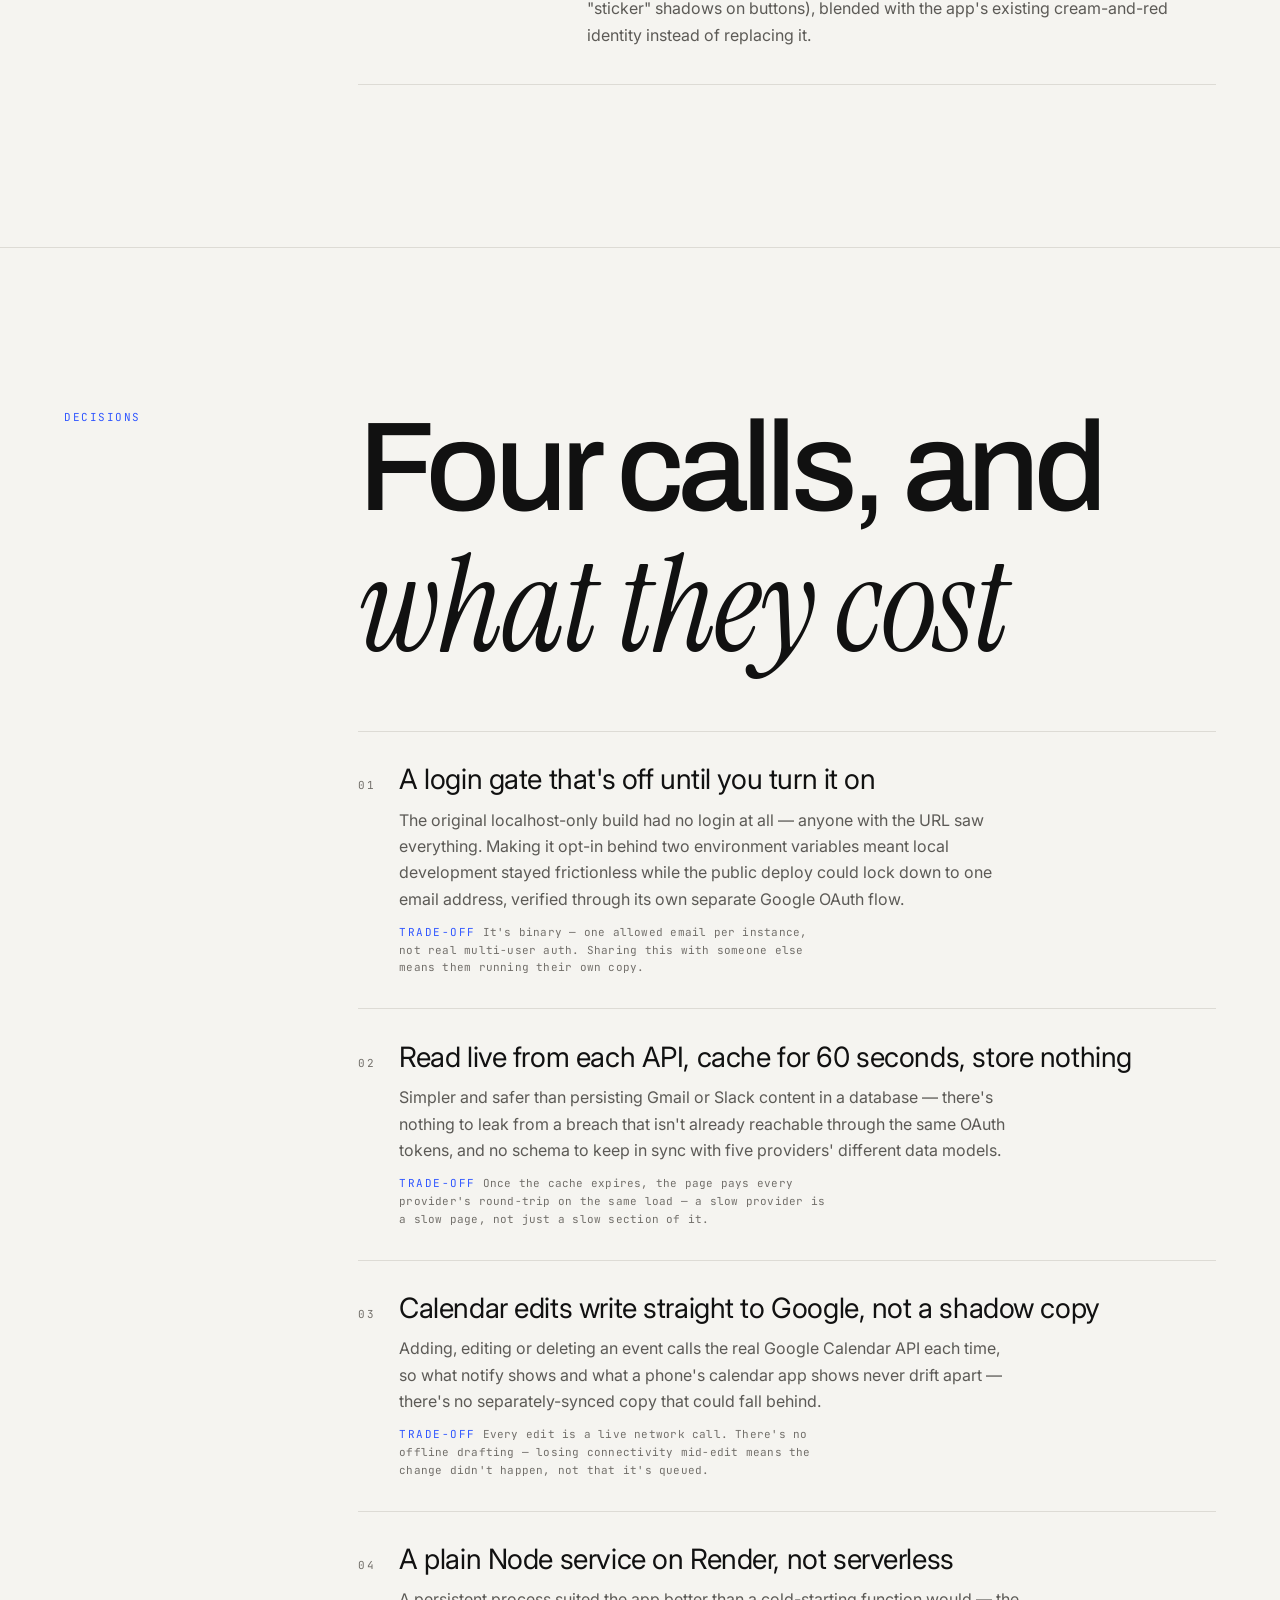
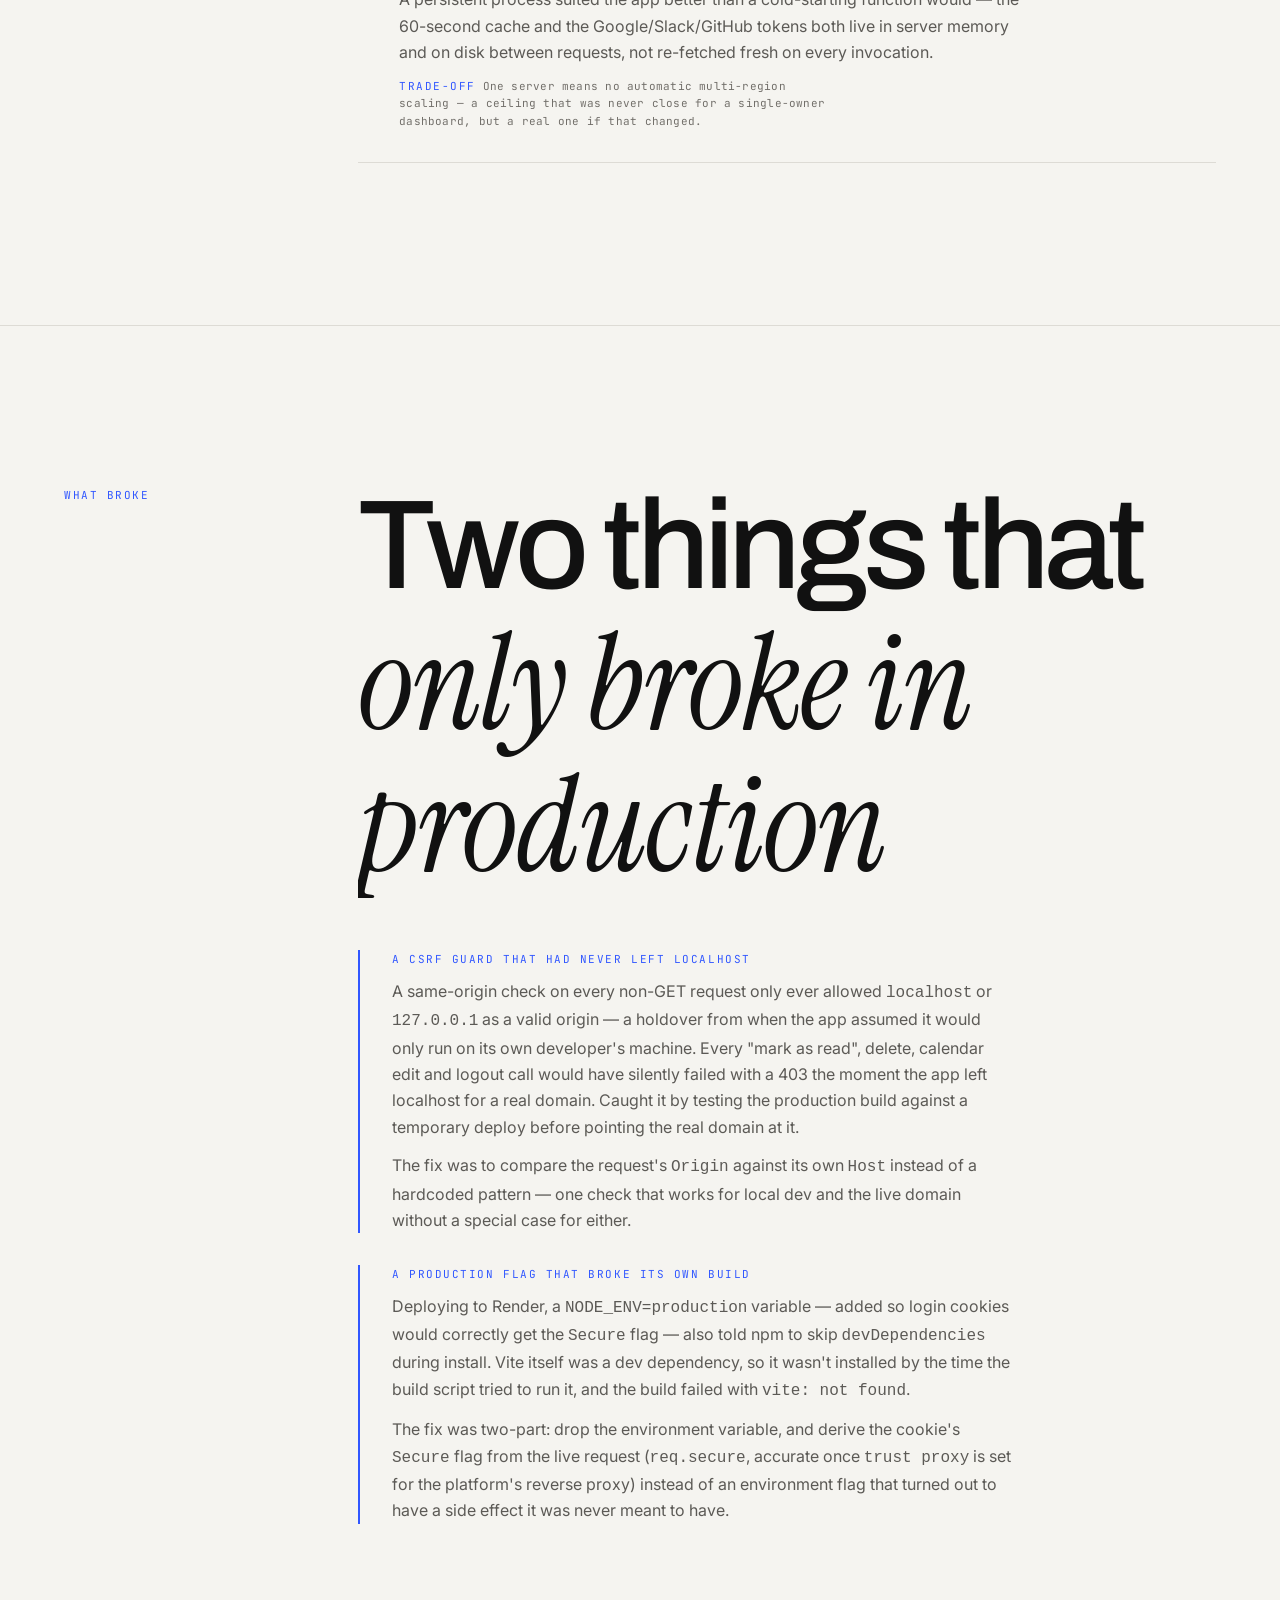
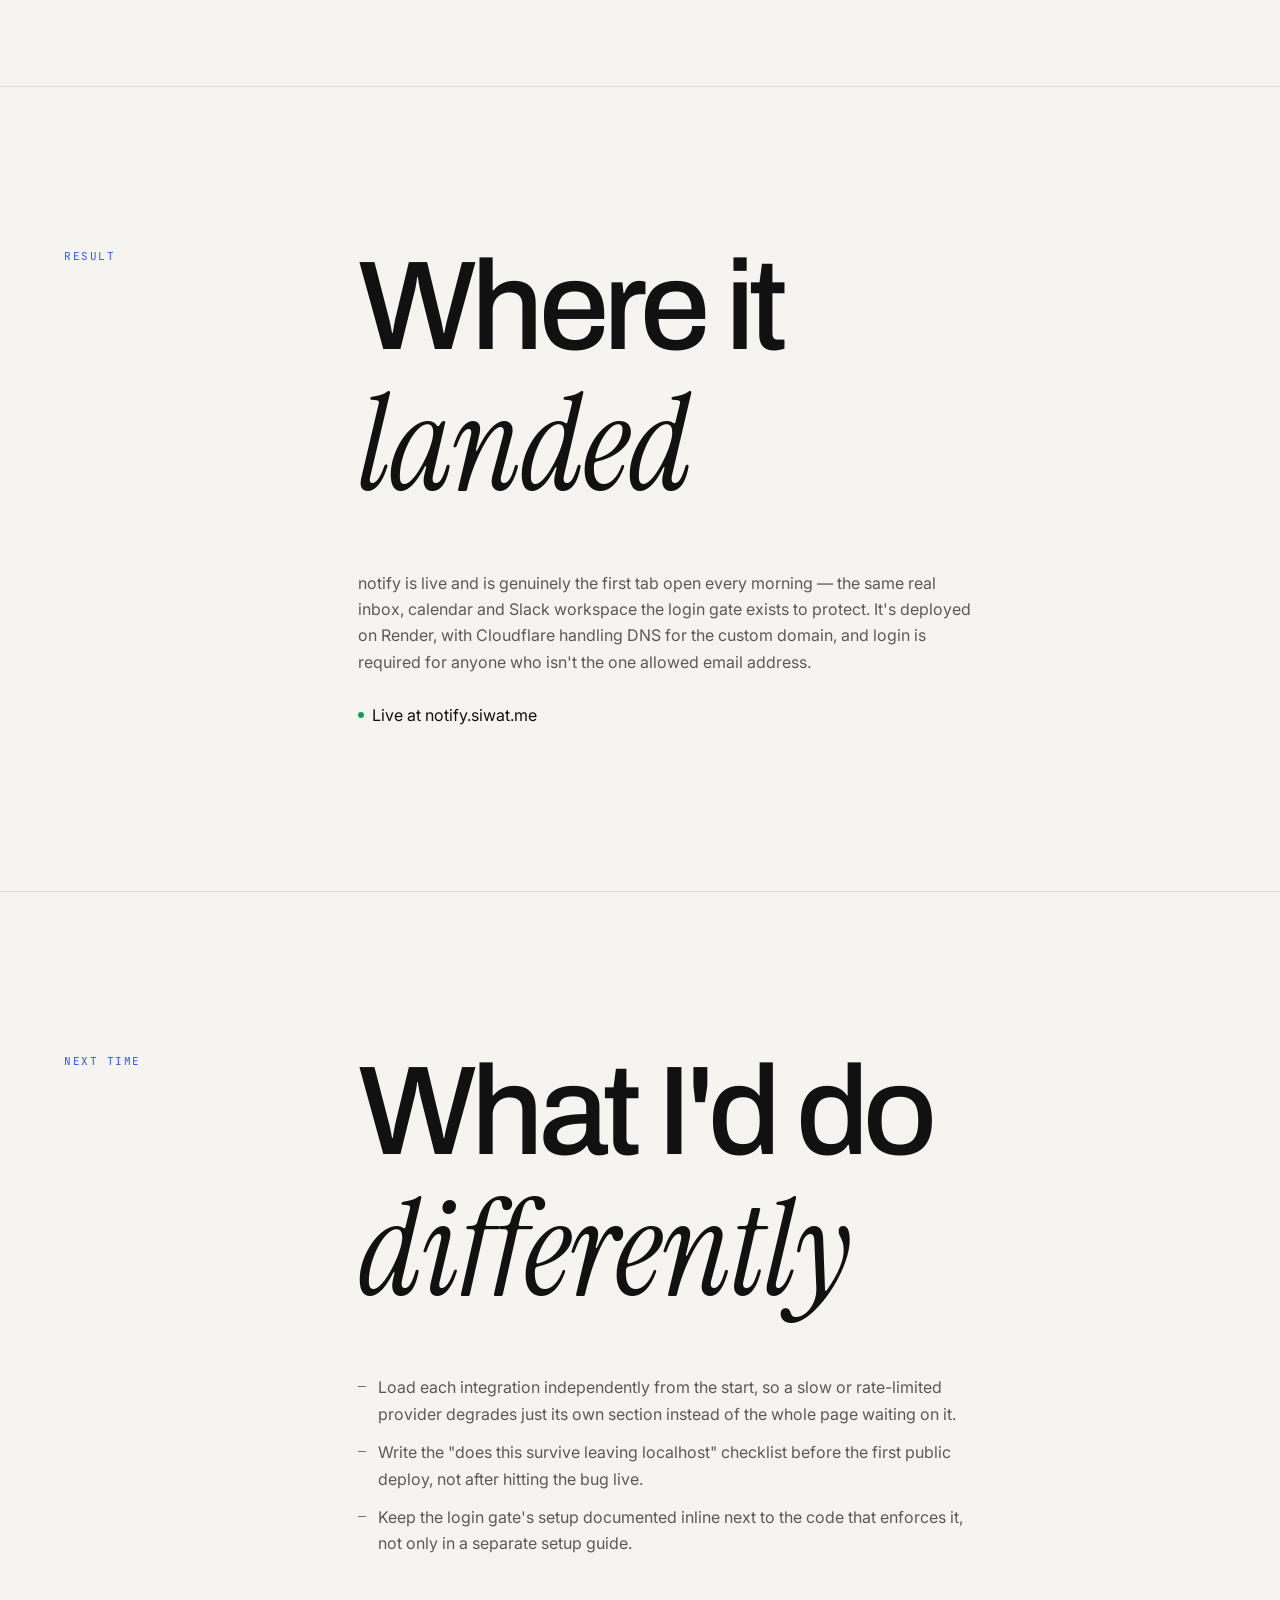
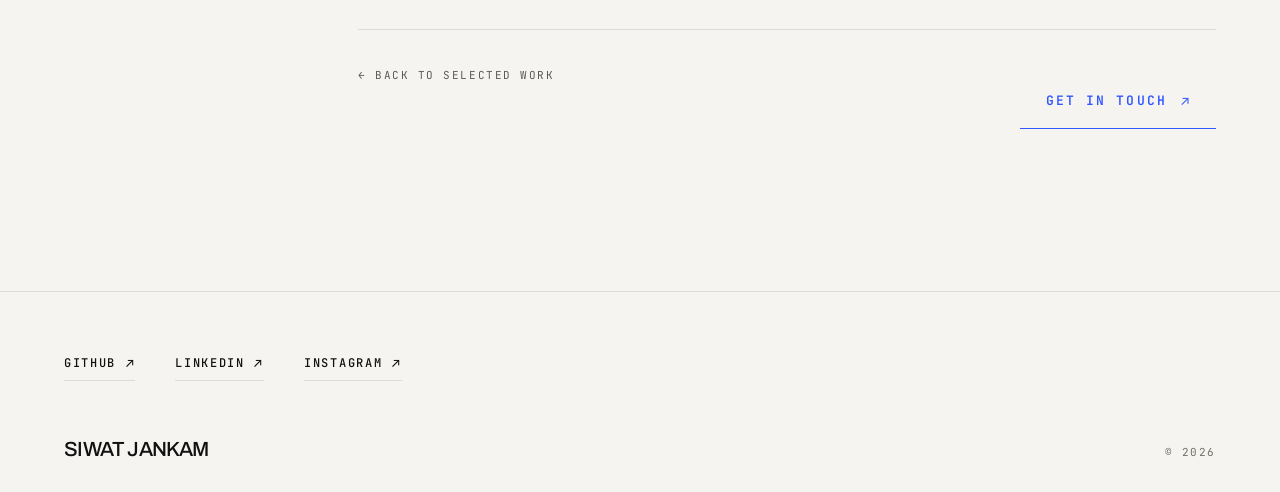
<file: work/notify.html>
<!DOCTYPE html>
<html lang="en">

<head>
  <meta charset="UTF-8" />
  <meta name="viewport" content="width=device-width, initial-scale=1.0" />
  <title>notify — Case Study | Siwat Jankam</title>
  <meta name="description" content="How notify — a personal dashboard for Gmail, Calendar, Slack, Discord and GitHub — got built: the constraints, the architecture decisions, and what I'd do differently." />
  <link rel="stylesheet" href="../style.css" />
  <script>
    try {
      var t = localStorage.getItem("theme");
      if (t === "dark" || t === "light") {
        document.documentElement.setAttribute("data-theme", t);
      }
    } catch (e) {}
  </script>

  <link rel="preconnect" href="https://fonts.googleapis.com" />
  <link rel="preconnect" href="https://fonts.gstatic.com" crossorigin />
  <link href="https://fonts.googleapis.com/css2?family=Archivo:wght@400;500&family=Instrument+Serif:ital@0;1&family=Inter:wght@400;500&family=JetBrains+Mono:wght@400;500;600&display=swap" rel="stylesheet" />
</head>

<body>

  <div class="grid-lines" aria-hidden="true">
    <span></span><span></span><span></span><span></span><span></span><span></span>
    <span></span><span></span><span></span><span></span><span></span><span></span>
  </div>

  <div class="scroll-progress"><div class="scroll-progress__bar" id="progressBar"></div></div>


  <!-- ════════════════════════════════════════════
       NAV
  ════════════════════════════════════════════ -->
  <nav class="nav" id="nav">
    <div class="nav__inner">
      <a class="nav__logo" href="../index.html">Siwat Jankam</a>

      <div class="nav__links">
        <a class="nav__link u-line" href="../index.html#about">About</a>
        <a class="nav__link u-line" href="../index.html#skills">Skills</a>
        <a class="nav__link u-line" href="../index.html#projects">Projects</a>
        <a class="nav__link u-line" href="../index.html#experience">Experience</a>
        <a class="nav__link u-line" href="../index.html#contact">Contact</a>
        <a href="https://github.com/sjsiwat" target="_blank" rel="noopener" class="nav__github">
          <svg width="14" height="14" fill="currentColor" viewBox="0 0 24 24"><path d="M12 .3a12 12 0 0 0-3.8 23.38c.6.11.82-.26.82-.58v-2.03c-3.34.73-4.04-1.61-4.04-1.61-.55-1.39-1.34-1.76-1.34-1.76-1.08-.74.08-.73.08-.73 1.2.09 1.83 1.24 1.83 1.24 1.07 1.83 2.81 1.3 3.5 1 .1-.78.42-1.31.76-1.61-2.67-.3-5.47-1.33-5.47-5.93 0-1.31.47-2.38 1.24-3.22-.14-.3-.54-1.52.1-3.18 0 0 1-.32 3.3 1.23a11.5 11.5 0 0 1 6 0c2.28-1.55 3.29-1.23 3.29-1.23.64 1.66.24 2.88.12 3.18.77.84 1.23 1.91 1.23 3.22 0 4.61-2.8 5.63-5.48 5.92.43.37.81 1.1.81 2.22v3.29c0 .32.22.7.83.58A12 12 0 0 0 12 .3z"/></svg>
          GITHUB
        </a>
      </div>

      <button class="lamp" id="lamp" type="button" aria-pressed="false"
              aria-label="Turn the lights down">
        <svg class="lamp__svg" width="22" height="22" viewBox="0 0 24 24" fill="none"
             stroke="currentColor" stroke-width="1.4" stroke-linecap="round"
             stroke-linejoin="round" aria-hidden="true">
          <path d="M12 1.6V4.9" />
          <path class="lamp__shade" d="M3.2 13.8C3.2 8.9 7.1 4.9 12 4.9s8.8 4 8.8 8.9Z" />
          <circle class="lamp__bulb" cx="12" cy="16.7" r="2.4" />
          <g class="lamp__rays">
            <path d="M6.4 18.4 4.1 22.0" />
            <path d="M12 20.5V23.4" />
            <path d="M17.6 18.4 19.9 22.0" />
          </g>
        </svg>
      </button>
      <button class="nav__burger" id="burger" aria-label="Toggle menu">
        <svg id="iconMenu" width="20" height="20" fill="none" stroke="currentColor" stroke-width="2" stroke-linecap="round" viewBox="0 0 24 24"><line x1="4" y1="6" x2="20" y2="6"/><line x1="4" y1="12" x2="20" y2="12"/><line x1="4" y1="18" x2="20" y2="18"/></svg>
        <svg id="iconClose" width="20" height="20" fill="none" stroke="currentColor" stroke-width="2" stroke-linecap="round" viewBox="0 0 24 24" style="display:none"><line x1="6" y1="6" x2="18" y2="18"/><line x1="18" y1="6" x2="6" y2="18"/></svg>
      </button>
    </div>

    <div class="nav__mobile" id="mobileMenu">
      <a href="../index.html#about">About</a>
      <a href="../index.html#skills">Skills</a>
      <a href="../index.html#projects">Projects</a>
      <a href="../index.html#experience">Experience</a>
      <a href="../index.html#contact">Contact</a>
    </div>
  </nav>


  <main>

    <!-- ════════════════════════════════════════════
         CASE STUDY HERO
    ════════════════════════════════════════════ -->
    <header class="case-hero">
      <div class="wrap">
        <div class="section__body" style="grid-column: 1 / -1;">
          <a class="case-back u-line" href="../index.html#projects">&larr; Selected work</a>

          <p class="hero__kicker">Case Study</p>
          <h1 class="section-title case-title">notify <span class="accent">— one page instead of five tabs</span></h1>
          <p class="t-lead case-dek">
            Gmail, Google Calendar, Slack, Discord and GitHub, pulled live into a single page —
            with a login gate, because it reads all of it.
          </p>
          <p class="project__meta case-meta">
            <span>Design + full-stack</span><span>Solo</span><span>2026</span><span>Live in production</span>
          </p>
          <div class="project__links">
            <a class="btn" href="https://notify.siwat.me" target="_blank" rel="noopener">Live site <span class="btn__arrow">&#8599;</span></a>
            <a class="btn btn--quiet" href="https://github.com/sjsiwat/myNotify" target="_blank" rel="noopener">GitHub <span class="btn__arrow">&#8599;</span></a>
          </div>

          <div class="case-figure img-reveal reveal">
            <img src="../project-images/notify_overview.png" alt="notify — the overview dashboard, pulling Gmail, Slack, Calendar and GitHub into one page" loading="lazy" />
          </div>
        </div>
      </div>
    </header>


    <!-- ════════════════════════════════════════════
         CONTEXT
    ════════════════════════════════════════════ -->
    <section class="section">
      <div class="wrap">
        <div class="section-label"><span>Context</span></div>
        <div class="section__body">
          <h2 class="section-title">What it's <span class="accent">for</span></h2>
          <div class="reveal">
            <p class="t-body">
              I check the same five places every morning — Gmail, Google Calendar, Slack, Discord
              and GitHub — and wanted one page that already knows what's worth reading, instead of
              five tabs opened out of habit. notify pulls live from each account on every load;
              nothing is cached in a database anywhere.
            </p>
            <p class="t-body" style="margin-top: 1.5rem;">
              It started as a single vanilla-JS file. This year it got rebuilt into React and
              Tailwind, and — because it was about to leave localhost for a public domain — it got
              a login gate it never needed before.
            </p>
          </div>

          <div class="case-gallery reveal">
            <figure>
              <div class="case-figure img-reveal">
                <img src="../project-images/notify_mail.png" alt="notify — an inbox item open, flagged for follow-up" loading="lazy" />
              </div>
              <figcaption>Inbox — items flagged for follow-up, surfaced automatically</figcaption>
            </figure>
            <figure>
              <div class="case-figure img-reveal">
                <img src="../project-images/notify_slack.png" alt="notify — Slack direct messages across workspaces (names blurred)" loading="lazy" />
              </div>
              <figcaption>Slack — direct messages across every workspace it's connected to</figcaption>
            </figure>
            <figure>
              <div class="case-figure img-reveal">
                <img src="../project-images/notify_github.png" alt="notify — GitHub contribution calendar and latest commits" loading="lazy" />
              </div>
              <figcaption>GitHub — contribution calendar and latest commits, pulled live via GraphQL</figcaption>
            </figure>
          </div>
        </div>
      </div>
    </section>


    <!-- ════════════════════════════════════════════
         CONSTRAINTS
    ════════════════════════════════════════════ -->
    <section class="section">
      <div class="wrap">
        <div class="section-label"><span>Constraints</span></div>
        <div class="section__body">
          <h2 class="section-title">What it had <span class="accent">to survive</span></h2>
          <div class="reveal">
            <p class="t-body">
              Four things shaped every decision below more than any single feature request did:
            </p>
            <ul class="tl-list" style="margin-top: 1.5rem;">
              <li><strong>One account, one owner.</strong> Not a multi-tenant product — the login gate exists to keep it that way, not to grow into one.</li>
              <li><strong>Free-tier infrastructure.</strong> A single Render web service and Cloudflare for DNS, not a fleet of anything.</li>
              <li><strong>Other people's data, not just mine.</strong> Slack DMs and emails from coworkers pass through this page too — the privacy stakes are sharper than a tool that only ever showed my own records.</li>
              <li><strong>A public URL, for the first time.</strong> Every assumption the original build made about only ever running on localhost had to be found and undone.</li>
            </ul>
          </div>
        </div>
      </div>
    </section>


    <!-- ════════════════════════════════════════════
         IMPLEMENTATION
    ════════════════════════════════════════════ -->
    <section class="section">
      <div class="wrap">
        <div class="section-label"><span>Implementation</span></div>
        <div class="section__body">
          <h2 class="section-title">Simpler the <span class="accent">second time</span></h2>
          <div class="reveal">
            <p class="t-body">
              The rewrite this year went the opposite direction from the usual "add a framework"
              story — it got simpler by deleting a whole mode, not by adding one.
            </p>
          </div>

          <div class="timeline reveal" style="margin-top: clamp(32px, 4vh, 56px);">

            <article class="tl-item">
              <span class="tl-year">v1</span>
              <div>
                <h3 class="tl-role">Vanilla JS, dual-mode</h3>
                <p class="tl-org">One HTML file that worked two different ways.</p>
                <ul class="tl-list">
                  <li>Ran either as a hosted page hitting its own API, or dropped into an artifact host calling the same data through a different transport — two adapters behind one interface.</li>
                </ul>
              </div>
            </article>

            <article class="tl-item is-current">
              <span class="tl-year">v2</span>
              <div>
                <h3 class="tl-role">React + Vite + Tailwind</h3>
                <p class="tl-org">Rebuilt once the dual-mode indirection stopped earning its keep.</p>
                <ul class="tl-list">
                  <li>Nobody was using the artifact mode anymore, so it was deleted outright rather than maintained alongside the real app.</li>
                  <li>Redrew the visual language against a Figma community reference (layered "sticker" shadows on buttons), blended with the app's existing cream-and-red identity instead of replacing it.</li>
                </ul>
              </div>
            </article>

          </div>
        </div>
      </div>
    </section>


    <!-- ════════════════════════════════════════════
         DECISIONS
    ════════════════════════════════════════════ -->
    <section class="section">
      <div class="wrap">
        <div class="section-label"><span>Decisions</span></div>
        <div class="section__body">
          <h2 class="section-title">Four calls, and <span class="accent">what they cost</span></h2>

          <div class="decision-list reveal">

            <div class="decision">
              <span class="decision__num t-micro">01</span>
              <div>
                <h3 class="decision__title">A login gate that's off until you turn it on</h3>
                <p class="decision__why t-body">
                  The original localhost-only build had no login at all — anyone with the URL saw
                  everything. Making it opt-in behind two environment variables meant local
                  development stayed frictionless while the public deploy could lock down to one
                  email address, verified through its own separate Google OAuth flow.
                </p>
                <p class="decision__tradeoff"><span>Trade-off</span>It's binary — one allowed email per instance, not real multi-user auth. Sharing this with someone else means them running their own copy.</p>
              </div>
            </div>

            <div class="decision">
              <span class="decision__num t-micro">02</span>
              <div>
                <h3 class="decision__title">Read live from each API, cache for 60 seconds, store nothing</h3>
                <p class="decision__why t-body">
                  Simpler and safer than persisting Gmail or Slack content in a database — there's
                  nothing to leak from a breach that isn't already reachable through the same OAuth
                  tokens, and no schema to keep in sync with five providers' different data models.
                </p>
                <p class="decision__tradeoff"><span>Trade-off</span>Once the cache expires, the page pays every provider's round-trip on the same load — a slow provider is a slow page, not just a slow section of it.</p>
              </div>
            </div>

            <div class="decision">
              <span class="decision__num t-micro">03</span>
              <div>
                <h3 class="decision__title">Calendar edits write straight to Google, not a shadow copy</h3>
                <p class="decision__why t-body">
                  Adding, editing or deleting an event calls the real Google Calendar API each time,
                  so what notify shows and what a phone's calendar app shows never drift apart —
                  there's no separately-synced copy that could fall behind.
                </p>
                <p class="decision__tradeoff"><span>Trade-off</span>Every edit is a live network call. There's no offline drafting — losing connectivity mid-edit means the change didn't happen, not that it's queued.</p>
              </div>
            </div>

            <div class="decision">
              <span class="decision__num t-micro">04</span>
              <div>
                <h3 class="decision__title">A plain Node service on Render, not serverless</h3>
                <p class="decision__why t-body">
                  A persistent process suited the app better than a cold-starting function would —
                  the 60-second cache and the Google/Slack/GitHub tokens both live in server memory
                  and on disk between requests, not re-fetched fresh on every invocation.
                </p>
                <p class="decision__tradeoff"><span>Trade-off</span>One server means no automatic multi-region scaling — a ceiling that was never close for a single-owner dashboard, but a real one if that changed.</p>
              </div>
            </div>

          </div>
        </div>
      </div>
    </section>


    <!-- ════════════════════════════════════════════
         WHAT BROKE
    ════════════════════════════════════════════ -->
    <section class="section">
      <div class="wrap">
        <div class="section-label"><span>What broke</span></div>
        <div class="section__body">
          <h2 class="section-title">Two things that <span class="accent">only broke in production</span></h2>

          <div class="reveal">
            <div class="incident">
              <span class="incident__label">A CSRF guard that had never left localhost</span>
              <p class="t-body">
                A same-origin check on every non-GET request only ever allowed <code>localhost</code>
                or <code>127.0.0.1</code> as a valid origin — a holdover from when the app assumed
                it would only run on its own developer's machine. Every "mark as read", delete,
                calendar edit and logout call would have silently failed with a 403 the moment the
                app left localhost for a real domain. Caught it by testing the production build
                against a temporary deploy before pointing the real domain at it.
              </p>
              <p class="t-body">
                The fix was to compare the request's <code>Origin</code> against its own
                <code>Host</code> instead of a hardcoded pattern — one check that works for local
                dev and the live domain without a special case for either.
              </p>
            </div>
            <div class="incident">
              <span class="incident__label">A production flag that broke its own build</span>
              <p class="t-body">
                Deploying to Render, a <code>NODE_ENV=production</code> variable — added so login
                cookies would correctly get the <code>Secure</code> flag — also told npm to skip
                <code>devDependencies</code> during install. Vite itself was a dev dependency, so it
                wasn't installed by the time the build script tried to run it, and the build failed
                with <code>vite: not found</code>.
              </p>
              <p class="t-body">
                The fix was two-part: drop the environment variable, and derive the cookie's
                <code>Secure</code> flag from the live request (<code>req.secure</code>, accurate
                once <code>trust proxy</code> is set for the platform's reverse proxy) instead of an
                environment flag that turned out to have a side effect it was never meant to have.
              </p>
            </div>
          </div>
        </div>
      </div>
    </section>


    <!-- ════════════════════════════════════════════
         RESULT
    ════════════════════════════════════════════ -->
    <section class="section">
      <div class="wrap">
        <div class="section-label"><span>Result</span></div>
        <div class="section__body">
          <h2 class="section-title">Where it <span class="accent">landed</span></h2>
          <div class="reveal">
            <p class="t-body">
              notify is live and is genuinely the first tab open every morning — the same real
              inbox, calendar and Slack workspace the login gate exists to protect. It's deployed
              on Render, with Cloudflare handling DNS for the custom domain, and login is required
              for anyone who isn't the one allowed email address.
            </p>
            <p class="case-status">
              <span class="status"><i class="status__dot" aria-hidden="true"></i>Live at notify.siwat.me</span>
            </p>
          </div>
        </div>
      </div>
    </section>


    <!-- ════════════════════════════════════════════
         WHAT I'D DO DIFFERENTLY
    ════════════════════════════════════════════ -->
    <section class="section">
      <div class="wrap">
        <div class="section-label"><span>Next time</span></div>
        <div class="section__body">
          <h2 class="section-title">What I'd do <span class="accent">differently</span></h2>
          <div class="reveal">
            <ul class="tl-list">
              <li>Load each integration independently from the start, so a slow or rate-limited provider degrades just its own section instead of the whole page waiting on it.</li>
              <li>Write the "does this survive leaving localhost" checklist before the first public deploy, not after hitting the bug live.</li>
              <li>Keep the login gate's setup documented inline next to the code that enforces it, not only in a separate setup guide.</li>
            </ul>
          </div>

          <div class="case-close reveal" style="margin-top: clamp(56px, 8vh, 88px); padding-top: clamp(32px, 4vh, 56px); border-top: 1px solid var(--line);">
            <a class="case-back u-line" href="../index.html#projects">&larr; Back to selected work</a>
            <a class="contact__action" href="mailto:sj.siwat@gmail.com">
              <span class="contact__action-label">Get in touch</span>
              <span class="contact__action-arrow" aria-hidden="true">&#8599;</span>
            </a>
          </div>
        </div>
      </div>
    </section>

  </main>


  <!-- ════════════════════════════════════════════
       FOOTER
  ════════════════════════════════════════════ -->
  <footer>
    <div class="footer__inner">
      <nav class="footer__links" aria-label="Elsewhere">
        <a class="footer__link" href="https://github.com/sjsiwat" target="_blank" rel="noopener">
          GitHub <span class="footer__arrow" aria-hidden="true">&#8599;</span>
        </a>
        <a class="footer__link" href="https://www.linkedin.com/in/siwat-jankam-9a340016a" target="_blank" rel="noopener">
          LinkedIn <span class="footer__arrow" aria-hidden="true">&#8599;</span>
        </a>
        <a class="footer__link" href="https://www.instagram.com/yoksiwat/" target="_blank" rel="noopener">
          Instagram <span class="footer__arrow" aria-hidden="true">&#8599;</span>
        </a>
      </nav>

      <div class="footer__sign">
        <span class="footer__mark">Siwat Jankam</span>
        <span class="footer__year">&copy; 2026</span>
      </div>
    </div>
  </footer>


  <script src="../script.js"></script>

</body>
</html>
</file>
<file: style.css>
/* ════════════════════════════════════════════════════════════
   SIWAT JANKAM — PORTFOLIO
   Minimal Editorial · Fashion + Tech (light)
   ════════════════════════════════════════════════════════════ */

/* ── Design tokens ─────────────────────────────────────────── */
:root {
  /* Surface & ink — warm paper, never pure white or pure black */
  --paper:   #F5F4F0;
  --surface: #FAF9F7;
  --ink:     #111111;
  /* --dim and --mute are darker than the spec values so that body copy and
     micro-labels both clear WCAG AA on --paper: dim 6.25:1, mute 4.55:1.
     The specified #77736D lands at 4.28:1 and fails for normal text; this
     is the nearest value that passes, and the two-step hierarchy holds. */
  --dim:     #5C5A56;
  --mute:    #726F6A;
  --line:    #DDDBD5;
  /* The one colour on the page. Reserved for interaction and position —
     never for headings, body copy, backgrounds or decoration.
     4.81:1 on --paper, 5.33:1 for white on cobalt. */
  --cobalt:  #3157FF;
  /* Second accent, and the only other colour. Two uses: the off-duty lines
     in the hero's typed slot, held above 24px where AA asks 3:1, and the
     marquee. 3.35:1 on --paper — under the 4.5:1 that 11px would need, so
     the marquee only carries it because it is aria-hidden decoration
     duplicating the tag rows above it. #C4441F would pass at 4.55:1. */
  --vermilion: #E4572E;
  /* The same orange, taken down until it carries small text. #E4572E is
     3.35:1 and only clears AA above 24px; this is 4.55:1, so it can hold
     the availability lines at 11px. Same hue — at that size the two are
     indistinguishable, but only one of them is readable. */
  --vermilion-ink: #C4441F;
  --grid-line: color-mix(in srgb, var(--ink) 6%, transparent);
  /* The status light, and what rides on top of a cobalt surface. Both flip
     with the theme, so neither can live on the component any more. */
  --live:    #12A150;
  --on-accent: #FFFFFF;

  /* Type */
  --display: "Archivo", "Inter", system-ui, sans-serif;
  --serif:   "Instrument Serif", Georgia, serif;
  --sans:    "Inter", system-ui, sans-serif;
  --mono:    "JetBrains Mono", ui-monospace, monospace;

  /* Type scale — two poles, almost no middle */
  /* The display sizes were taken down 20%, then a further 10%. The name has
     since come back up 10% — 139.4px at 1440, which keeps it under the
     140.8px it sat at before that second cut. */
  --fs-hero:    clamp(2.77rem, 10.3vw, 8.71rem);
  --fs-display: clamp(2.7rem, 9.9vw, 8.1rem);
  --fs-deck:    clamp(1.8rem, 4.95vw, 3.825rem);
  --fs-lead:    clamp(1.25rem, 2.2vw, 1.75rem);
  --fs-body:    1rem;
  --fs-micro:   11px;

  /* Motion — expo-out everywhere, slow and unhurried */
  --ease: cubic-bezier(.16, 1, .3, 1);
  --dur:  700ms;
  --dur-fold:  520ms;   /* sections folding open and shut */
  --dur-quick: 260ms;   /* contact interactions only */

  /* Grid */
  --gap:  24px;
  --maxw: 1440px;
  --pad:  clamp(24px, 5vw, 80px);
  --section-gap: clamp(120px, 18vh, 220px);
}

/* ── Dark ──────────────────────────────────────────────────────
   Two blocks, identical on purpose: the media query answers a system
   setting, the attribute answers the lamp. Whichever is edited, edit both.
   The ground is a warm charcoal rather than black — the same warmth the
   paper has, turned over. */
@media (prefers-color-scheme: dark) {
  :root:not([data-theme="light"]) {
    /* Ground and ink swap; the two accents swap roles with them. Cobalt
       has to lighten or it reads 3.43:1 on this ground, and the orange goes
       the other way — the bright one is the readable one down here, so
       --vermilion-ink lightens rather than darkens. */
    --paper:   #171612;
    --surface: #1F1E19;
    --ink:     #F2F0EA;   /* 15.89:1 */
    --dim:     #B5B1A8;   /*  8.47:1 */
    --mute:    #8F8B82;   /*  5.33:1 */
    --line:    #33312B;
    --cobalt:  #8CA0FF;   /*  7.40:1 */
    --vermilion: #E4572E; /*  4.92:1 — same value, and it passes here */
    --vermilion-ink: #F0784E;  /* 6.47:1 */
    --live:    #3FBF77;   /*  7.70:1 */
    --on-accent: #171612; /* what sits on a cobalt surface */
  }
}
:root[data-theme="dark"] {
  /* Ground and ink swap; the two accents swap roles with them. Cobalt
     has to lighten or it reads 3.43:1 on this ground, and the orange goes
     the other way — the bright one is the readable one down here, so
     --vermilion-ink lightens rather than darkens. */
  --paper:   #171612;
  --surface: #1F1E19;
  --ink:     #F2F0EA;   /* 15.89:1 */
  --dim:     #B5B1A8;   /*  8.47:1 */
  --mute:    #8F8B82;   /*  5.33:1 */
  --line:    #33312B;
  --cobalt:  #8CA0FF;   /*  7.40:1 */
  --vermilion: #E4572E; /*  4.92:1 — same value, and it passes here */
  --vermilion-ink: #F0784E;  /* 6.47:1 */
  --live:    #3FBF77;   /*  7.70:1 */
  --on-accent: #171612; /* what sits on a cobalt surface */
}

/* ── Reset / base ──────────────────────────────────────────── */
*, *::before, *::after { box-sizing: border-box; margin: 0; padding: 0; }

html {
  scroll-behavior: smooth;
  -webkit-text-size-adjust: 100%;
}

body {
  min-height: 100dvh;
  display: flex;
  flex-direction: column;
  background: var(--paper);
  color: var(--ink);
  font-family: var(--sans);
  font-size: 1rem;
  font-weight: 400;
  line-height: 1.65;
  font-synthesis-weight: none;
  -webkit-font-smoothing: antialiased;
  -moz-osx-font-smoothing: grayscale;
  overflow-x: hidden;
}

a      { color: inherit; text-decoration: none; }
button { font: inherit; background: none; border: none; cursor: pointer; color: inherit; }
img    { max-width: 100%; display: block; }
strong { font-weight: 500; color: var(--ink); }

::selection { background: var(--ink); color: var(--paper); }

:focus-visible { outline: 1px solid var(--cobalt); outline-offset: 4px; }

@media (prefers-reduced-motion: reduce) {
  html { scroll-behavior: auto; }
}

/* ── Scroll progress — single ink hairline ─────────────────── */
.scroll-progress {
  position: fixed;
  top: 0; left: 0; right: 0;
  height: 1px;
  z-index: 100;
}
.scroll-progress__bar {
  height: 100%;
  width: 0%;
  background: var(--cobalt);
  transition: width 0.1s linear;
}

/* ════════════════════════════════════════════════════════════
   TYPOGRAPHY
   High-contrast scale. Display is enormous, micro-label is tiny,
   and almost nothing lives in between.
   ════════════════════════════════════════════════════════════ */

/* ── Display ───────────────────────────────────────────────── */
.hero__name,
.hero__tagline,
.section-title,
.contact__title {
  font-family: var(--display);
  font-weight: 500;
  font-size: var(--fs-display);
  letter-spacing: -0.045em;
  line-height: 0.92;
  color: var(--ink);
  margin: 0;
}

.hero__name { font-size: var(--fs-hero); }
/* The deck sits under the name — display voice, one step down */
.hero__tagline {
  font-size: var(--fs-deck);
  max-width: 26ch;      /* the deck breaks on its own <br>, not on width */
  text-wrap: balance;
  margin-bottom: clamp(24px, 3vh, 40px);
}

/* ── Serif italic accent ───────────────────────────────────────
   One word per heading, five on the page. Optically matched to the
   grotesk beside it — serif reads smaller at the same size. */
.accent {
  font-family: var(--serif);
  font-style: italic;
  font-weight: 400;
  font-size: 1.06em;
  letter-spacing: -0.01em;
  line-height: inherit;
}

/* ── Micro-label ───────────────────────────────────────────── */
.t-micro,
.hero__kicker,
.section-label,
.stat__label,
.about-meta span,
.stack__num,
.project__index,
.footer__inner {
  font-family: var(--mono);
  font-size: var(--fs-micro);
  font-weight: 400;
  letter-spacing: 0.14em;
  text-transform: uppercase;
  line-height: 1.4;
  color: var(--mute);
}

/* ── Body ──────────────────────────────────────────────────── */
.t-body,
.hero__intro,
.about-card p,
.stack__note,
.tl-list {
  font-family: var(--sans);
  font-size: var(--fs-body);
  font-weight: 400;
  line-height: 1.65;
  color: var(--dim);
  max-width: 62ch;
}

/* ── Lead — the one mid-step allowed, used sparingly ───────── */
.t-lead {
  font-family: var(--sans);
  font-size: var(--fs-lead);
  font-weight: 400;
  line-height: 1.3;
  letter-spacing: -0.015em;
  color: var(--ink);
}

/* ── Layout ────────────────────────────────────────────────── */
main { position: relative; z-index: 10; flex: 1; }


/* ════════════════════════════════════════════════════════════
   LAYOUT
   One 12-column grid. Content is asymmetric by default: the label
   holds the left rail, the work runs from column 4 to the edge.
   Depth comes from space and hairlines — nothing is raised.
   ════════════════════════════════════════════════════════════ */

.wrap {
  width: 100%;
  max-width: var(--maxw);
  margin-inline: auto;
  padding-inline: var(--pad);
  display: grid;
  grid-template-columns: repeat(12, minmax(0, 1fr));
  column-gap: var(--gap);
}

.section {
  scroll-margin-top: 72px;
  padding-block: var(--section-gap);
  border-top: 1px solid var(--line);   /* divider runs the full width */
}

/* Left rail — micro-label, pinned while its section scrolls past */
.section-label {
  grid-column: 1 / span 2;
  align-self: start;
}

.section__body { grid-column: 4 / -1; }
.section__body > * + * { margin-top: 0; }

/* Hero sits outside the label/body split — it owns the full measure */
.hero .wrap { align-items: start; }


/* ════════════════════════════════════════════════════════════
   MOTION
   Slow, smooth, no bounce. One curve for everything.
   ════════════════════════════════════════════════════════════ */

/* ── Heading line reveal ───────────────────────────────────────
   JS re-wraps each heading a line at a time. The mask clips; the
   inner block slides up from below it. An .accent sits inside its
   own line, so it never reveals on a beat of its own. */
.ln {
  display: block;
  overflow: hidden;
  padding-block: 0.14em;
  margin-block: -0.14em;
}
.ln__i {
  display: block;
  transform: translateY(110%);
  transition: transform 900ms var(--ease);
  transition-delay: var(--ln-delay, 0ms);
  will-change: transform;
}
.is-revealed .ln__i { transform: none; }

/* ── Image reveal ──────────────────────────────────────────────
   The frame is fixed; the picture settles back to its own size. */
.img-reveal { overflow: hidden; }
.img-reveal img {
  transform: scale(1.08);
  transition: transform 1100ms var(--ease);
  will-change: transform;
}
.img-reveal.is-revealed img { transform: none; }

/* ── Link underline ────────────────────────────────────────────
   Draws in from the left, retracts to the right. Never a colour change. */
.u-line { position: relative; }
.u-line::after {
  content: "";
  position: absolute;
  left: 0; right: 0; bottom: -0.18em;
  height: 1px;
  background: currentColor;
  transform: scaleX(0);
  transform-origin: right center;
  transition: transform var(--dur) var(--ease);
}
.u-line:hover::after,
.u-line:focus-visible::after {
  transform: scaleX(1);
  transform-origin: left center;
}

@media (min-width: 900px) {
  .section-label { position: sticky; top: 96px; }
}

@media (max-width: 899px) {
  .section-label { grid-column: 1 / -1; margin-bottom: 24px; }
  .section__body { grid-column: 1 / -1; }
}

/* ── Column rules ──────────────────────────────────────────────
   The grid, made visible. A whisper, not a blueprint. */
.grid-lines {
  position: fixed;
  top: 0; bottom: 0; left: 0; right: 0;
  z-index: 0;
  pointer-events: none;
  max-width: var(--maxw);
  margin-inline: auto;
  padding-inline: var(--pad);
  display: grid;
  grid-template-columns: repeat(12, minmax(0, 1fr));
  column-gap: var(--gap);
}
.grid-lines span { border-left: 1px solid var(--grid-line); }
.grid-lines span:last-child { border-right: 1px solid var(--grid-line); }
@media (max-width: 899px) {
  .grid-lines span:nth-child(n + 5) { display: none; }
  .grid-lines { grid-template-columns: repeat(4, minmax(0, 1fr)); }
}
/* On a phone four rules cut through the text — two is enough to read as a grid */
@media (max-width: 639px) {
  .grid-lines span:nth-child(n + 3) { display: none; }
  .grid-lines { grid-template-columns: repeat(2, minmax(0, 1fr)); }
}

/* Section label — micro-label, sits in the left rail (see LAYOUT) */
.section-label { display: block; color: var(--cobalt); }

/* .section-title takes its size from the display rule */
.section-title { margin-bottom: clamp(48px, 7vh, 96px); }

/* ── Reveal-on-scroll animation ────────────────────────────── */
.reveal {
  opacity: 0;
  transform: translateY(24px);
  transition: opacity var(--dur) var(--ease), transform var(--dur) var(--ease);
  transition-delay: var(--delay, 0s);
}
.reveal.visible { opacity: 1; transform: none; }


/* ════════════════════════════════════════════════════════════
   COMPONENTS
   No cards, no fills, no frames. Structure is drawn with
   hairlines and held apart by space.
   ════════════════════════════════════════════════════════════ */

/* ── Nav ───────────────────────────────────────────────────── */
.nav {
  position: fixed;
  top: 1px; left: 0; right: 0;
  z-index: 50;
  border-bottom: 1px solid transparent;
  transition: background var(--dur) var(--ease), border-color var(--dur) var(--ease);
}
.nav.scrolled {
  background: color-mix(in srgb, var(--paper) 88%, transparent);
  backdrop-filter: blur(16px);
  -webkit-backdrop-filter: blur(16px);
  border-bottom-color: var(--line);
}
.nav__inner {
  max-width: var(--maxw);
  margin-inline: auto;
  padding-inline: var(--pad);
  height: 72px;
  display: flex;
  align-items: center;
  gap: var(--gap);
}
.nav__logo {
  /* Pushes every control to the right edge, so the lamp keeps its place
     whether or not the link row is showing. */
  margin-right: auto;
  display: inline-flex;
  align-items: center;
  font-family: var(--mono);
  font-size: var(--fs-micro);
  letter-spacing: 0.14em;
  text-transform: uppercase;
  color: var(--ink);
  /* Reserves the full name and its caret, so the box never moves while the
     word is being rubbed out and rewritten. 12ch alone falls 18.5px short —
     ch measures the glyph, not the 0.14em riding after each one — and the
     caret adds a pixel and a margin of its own. */
  min-width: calc(12ch + 13 * 0.14em + 1px);
}
/* The caret shows only while the word is being changed — it is the evidence
   that something is writing, not a permanent blinking cursor. */
.nav__logo::after {
  content: "";
  width: 1px;
  height: 1.05em;
  margin-left: 0.14em;
  background: var(--cobalt);
  opacity: 0;
  transition: opacity var(--dur-quick) var(--ease);
}
.nav__logo.is-typing::after {
  opacity: 1;
  animation: caret-blink 1.2s steps(1) infinite;
}
/* ── The lamp ──────────────────────────────────────────────────
   Lit while the page is on paper, out while it is on charcoal — the
   control shows the room's state, not the state it would switch to. */
.lamp {
  flex: none;
  display: inline-flex;
  align-items: center;
  justify-content: center;
  width: 40px;
  height: 40px;
  margin-right: -8px;   /* optical: the glyph is inset in its own box */
  padding: 0;
  background: none;
  border: 0;
  color: var(--ink);
  cursor: pointer;
  transition: color var(--dur-quick) var(--ease);
}
.lamp:hover { color: var(--cobalt); }
.lamp:focus-visible { outline: 1px solid var(--cobalt); outline-offset: 2px; }
.lamp__shade {
  fill: color-mix(in srgb, currentColor 10%, transparent);
  transition: fill var(--dur-quick) var(--ease);
}
.lamp__bulb {
  /* At 22px the filament is the whole signal, so it is not faint about it */
  fill: color-mix(in srgb, var(--vermilion) 88%, transparent);
  stroke: currentColor;
  transition: fill var(--dur-quick) var(--ease);
}
.lamp__rays {
  opacity: 1;
  transform-origin: 12px 14px;
  transition: opacity var(--dur-quick) var(--ease),
              transform var(--dur-quick) var(--ease);
}
/* Lights out: the filament goes cold and the rays retract into the shade */
[data-theme="dark"] .lamp__bulb,
.lamp[aria-pressed="true"] .lamp__bulb { fill: none; }
[data-theme="dark"] .lamp__rays,
.lamp[aria-pressed="true"] .lamp__rays {
  opacity: 0;
  transform: scale(0.6);
}
/* System dark with no choice stored: no attribute is set and the script has
   not run yet, so the media query has to put the lamp out on its own. */
@media (prefers-color-scheme: dark) {
  :root:not([data-theme="light"]) .lamp__bulb { fill: none; }
  :root:not([data-theme="light"]) .lamp__rays { opacity: 0; transform: scale(0.6); }
}

.nav__links {
  display: none;
  align-items: center;
  gap: 2rem;
}
.nav__link {
  font-family: var(--mono);
  font-size: var(--fs-micro);
  letter-spacing: 0.14em;
  text-transform: uppercase;
  color: var(--dim);
  transition: color var(--dur) var(--ease);
}
.nav__link:hover { color: var(--ink); }

.nav__github {
  display: inline-flex;
  align-items: center;
  gap: 0.5rem;
  font-family: var(--mono);
  font-size: var(--fs-micro);
  letter-spacing: 0.14em;
  text-transform: uppercase;
  color: var(--dim);
  transition: color var(--dur) var(--ease);
}
.nav__github:hover { color: var(--ink); }

.nav__burger { display: flex; color: var(--ink); }
.nav__mobile {
  display: none;
  flex-direction: column;
  gap: 1.25rem;
  padding: 1.5rem var(--pad) 2rem;
  background: var(--paper);
  border-bottom: 1px solid var(--line);
}
.nav__mobile.open { display: flex; }
.nav__mobile button {
  font-family: var(--mono);
  font-size: var(--fs-micro);
  letter-spacing: 0.14em;
  text-transform: uppercase;
  color: var(--dim);
  text-align: left;
}
@media (min-width: 900px) {
  .nav__links { display: flex; }
  .nav__burger { display: none; }
  .nav__mobile, .nav__mobile.open { display: none; }
}

/* ── Buttons ───────────────────────────────────────────────────
   No fill by default: a word, a rule, and an arrow that steps right. */
.btn {
  display: inline-flex;
  align-items: baseline;
  gap: 0.6rem;
  font-family: var(--mono);
  font-size: var(--fs-micro);
  letter-spacing: 0.14em;
  text-transform: uppercase;
  color: var(--ink);
  padding-bottom: 0.5rem;
  border-bottom: 1px solid var(--ink);
  transition: color var(--dur) var(--ease), border-color var(--dur) var(--ease);
}
.btn__arrow {
  display: inline-block;
  transition: transform var(--dur) var(--ease);
}
.btn:hover .btn__arrow { transform: translateX(4px); }

.btn--quiet { color: var(--dim); border-bottom-color: var(--line); }
.btn--quiet:hover { color: var(--ink); border-bottom-color: var(--ink); }

/* ── Hero ──────────────────────────────────────────────────── */
.hero {
  scroll-margin-top: 72px;
  min-height: 100vh;
  display: flex;
  align-items: center;
}
.hero__inner {
  padding-block: clamp(120px, 20vh, 200px) var(--section-gap);
  row-gap: 0;                 /* rows are spaced by explicit margins below */
}
.hero__kicker { grid-column: 1 / -1; }
.hero__text   { grid-column: 1 / -1; min-width: 0; }
.hero__photo  { grid-column: 1 / -1; margin-top: clamp(48px, 8vh, 96px); }

@media (min-width: 900px) {
  .hero__text  { grid-column: 1 / span 8; }
  /* The portrait shares the name's row, then drops by the distance from the
     line-box top to the cap of the S — half-leading plus the ascender gap,
     both proportional to the type size, so the alignment holds at any width. */
  .hero__photo {
    grid-column: 10 / -1;
    align-self: start;
    margin-top: calc(var(--fs-hero) * 0.092);
  }
  .profile { width: 85%; margin-left: auto; }
}

/* On a phone the frame runs edge-to-edge with the rest of the column by
   default — trimmed back so it reads as a photo, not a banner. */
@media (max-width: 639px) {
  .profile { width: 80%; }
}

.hero__kicker {
  display: flex;
  align-items: center;
  gap: 0.6rem;
  margin-bottom: clamp(24px, 4vh, 48px);
  color: var(--cobalt);
}
.hero__name { margin-bottom: clamp(28px, 4vh, 56px); }

/* Each letter is its own span so the cursor can pick one out. They stay
   inline: inline-block would let them move, but it also costs Archivo its
   kerning pairs — 3px on "Jankam" at this size — and the line masks would
   clip anything that moved anyway. So colour is the whole effect.

   It arrives fast and leaves slowly, which leaves a short trail of cobalt
   behind the cursor as it crosses the name rather than a hard on and off. */
@media (hover: hover) {
  .hero__name .ch { transition: color 520ms var(--ease); }

  /* :has, not :hover, on the name itself — otherwise crossing the empty
     half of the line would dim every letter with none of them picked out.
     Its argument's specificity lands this at (0,4,0), so the rule for the
     hovered letter has to be qualified the same way to outrank it. */
  .hero__name:has(.ch:hover) .ch {
    color: var(--mute);
    transition-duration: 260ms;
  }
  .hero__name:has(.ch:hover) .ch:hover {
    color: var(--cobalt);
    transition-duration: 120ms;
  }
}
.hero__tagline {
  font-size: var(--fs-deck);
  max-width: 26ch;      /* the deck breaks on its own <br>, not on width */
  text-wrap: balance;
  margin-bottom: clamp(24px, 3vh, 40px);
}

/* Typing line — role names take the serif italic accent */
.hero__typing {
  --fs-typed: clamp(1.5rem, 2.2vw, 1.75rem);
  display: flex;
  flex-wrap: wrap;
  align-items: baseline;
  gap: 0.5rem;
  margin-bottom: clamp(28px, 4vh, 48px);
}
/* The longest role ("Cloud & Automation Tinkerer") doesn't fit on one line
   under ~400px and wraps to two — reserve that height so switching to it
   doesn't push the page down and back on every pass through the list. */
@media (max-width: 400px) {
  .hero__typing { min-height: calc(var(--fs-typed) * 1.65 * 2 + 0.5rem); }
}
.hero__typing .lead {
  font-size: var(--fs-lead);
  color: var(--dim);
  white-space: nowrap;
}
/* The line that types itself is the hero's one moving part. Roles take the
   cobalt, the off-duty lines take vermilion. Its own size floor sits at
   24px so vermilion always reads as large text, where 3:1 is the bar.

   Both variants set line-height off the same --fs-typed base rather than
   their own font-size — the role's serif italic runs 6% bigger and reads
   taller again on top of that from the typeface's own metrics, so tying
   line-height to each element's own size left the row 3px taller every
   time a role swapped in, and the whole page below it shifted with it. */
.hero__typing .typed {
  font-family: var(--sans);
  font-size: var(--fs-typed);
  line-height: calc(var(--fs-typed) * 1.65);
  letter-spacing: -0.015em;
  color: var(--cobalt);
  min-width: 0;
}
.hero__typing .typed.is-role {
  font-family: var(--serif);
  font-style: italic;
  font-size: calc(var(--fs-typed) * 1.06);
  line-height: calc(var(--fs-typed) * 1.65);
  letter-spacing: -0.01em;
  color: var(--cobalt);
}
.hero__typing .typed.is-fun { color: var(--vermilion); }
.hero__typing .caret {
  display: inline-block;
  width: 1px;
  height: 1.05em;
  background: currentColor;
  vertical-align: -0.14em;
  animation: caret-blink 1.2s steps(1) infinite;
}
@keyframes caret-blink { 50% { opacity: 0; } }

.hero__intro { margin-bottom: clamp(32px, 5vh, 56px); }

.hero__actions {
  display: flex;
  flex-wrap: wrap;
  align-items: center;
  gap: clamp(24px, 3vw, 48px);
  margin-bottom: clamp(56px, 9vh, 112px);
}
.hero__socials {
  display: flex;
  align-items: center;
  gap: 1.25rem;
  color: var(--dim);
}
.hero__socials a { transition: color var(--dur) var(--ease); }
.hero__socials a:hover { color: var(--ink); }

/* ── Stats — display figures over mono captions ────────────── */
.stats {
  display: grid;
  grid-template-columns: repeat(2, minmax(0, 1fr));
  gap: clamp(24px, 3vw, 40px);
  border-top: 1px solid var(--line);
  padding-top: clamp(24px, 3vh, 40px);
}
@media (min-width: 640px) { .stats { grid-template-columns: repeat(4, minmax(0, 1fr)); } }

.stat__value {
  font-family: var(--display);
  font-weight: 500;
  font-size: clamp(2.25rem, 4vw, 3.5rem);
  letter-spacing: -0.045em;
  line-height: 1;
  color: var(--cobalt);
  margin-bottom: 0.75rem;
}
.stat__label { color: var(--mute); }

/* ── Portrait ──────────────────────────────────────────────────
   A plain frame, and the picture in its own colour. */
.profile { position: relative; }
.profile__frame { position: relative; }

/* Crop marks — the frame as a plate waiting to be trimmed, the way a
   print proof marks its own edges. Held off the corner by a gap, the
   way a real mark never touches the trim it's marking. */
.crop {
  position: absolute;
  width: 11px;
  height: 11px;
  pointer-events: none;
}
.crop--tl { top: -15px; left: -15px; border-top: 1px solid var(--mute); border-left: 1px solid var(--mute); }
.crop--tr { top: -15px; right: -15px; border-top: 1px solid var(--mute); border-right: 1px solid var(--mute); }
.crop--bl { bottom: -15px; left: -15px; border-bottom: 1px solid var(--mute); border-left: 1px solid var(--mute); }
.crop--br { bottom: -15px; right: -15px; border-bottom: 1px solid var(--mute); border-right: 1px solid var(--mute); }

.profile__img {
  position: relative;
  aspect-ratio: 4 / 5;
  /* Paper, not surface — an empty frame reads as part of the page, not
     as a card sitting on it. */
  background: var(--paper);
  border: 1px dashed color-mix(in srgb, var(--ink) 26%, transparent);
  border-radius: 10px;
}
.profile__img img {
  width: 100%;
  height: 100%;
  object-fit: cover;
}

/* The frame holds the photograph, not showing it — .profile__img's own
   paper and hairline read as an empty frame until the picture is asked
   for. Click-only: no hover preview. */
.portrait {
  --portrait-zoom: 1;
  cursor: pointer;
}
.portrait img {
  position: absolute;
  inset: 0;
  transform-origin: 50% 58%;
}
.portrait .portrait__real { transform: scale(calc(var(--portrait-zoom) * 1.08)); }
.portrait.is-revealed .portrait__real { transform: scale(var(--portrait-zoom)); }
.portrait .portrait__real {
  opacity: 0;
  transition: opacity 320ms var(--ease), transform 1100ms var(--ease);
}
.portrait.is-unmasked .portrait__real { opacity: 1; }

/* Two photographs take turns: each time the frame is opened, the next
   print is the one that shows. Only the print named by data-photo renders. */
.portrait__print {
  position: absolute;
  inset: 0;
  display: none;
}
.portrait[data-photo="0"] .portrait__print[data-print="0"],
.portrait[data-photo="1"] .portrait__print[data-print="1"] { display: block; }

/* Colour by day, the graded black-and-white by night — same crop, two
   prints stacked in the frame, only one ever rendered. */
.portrait__real--bw { display: none; }
[data-theme="dark"] .portrait__real--color { display: none; }
[data-theme="dark"] .portrait__real--bw { display: block; }
@media (prefers-color-scheme: dark) {
  :root:not([data-theme="light"]) .portrait__real--color { display: none; }
  :root:not([data-theme="light"]) .portrait__real--bw { display: block; }
}

/* The frame states its own condition, the way a dev tool prints the rule
   that's hiding an element — gone the instant the picture actually is. */
.portrait__code {
  position: absolute;
  inset: 0;
  display: flex;
  align-items: center;
  justify-content: center;
  padding: 1rem;
  text-align: center;
  font-family: var(--mono);
  font-size: var(--fs-micro);
  letter-spacing: 0.02em;
  color: var(--mute);
  opacity: 1;
  transition: opacity 320ms var(--ease);
  pointer-events: none;
}
.portrait.is-unmasked .portrait__code { opacity: 0; }

.profile__caption {
  display: flex;
  align-items: baseline;
  justify-content: space-between;
  gap: 1rem;
  margin-top: 0.75rem;
  /* Clears the bottom-left crop mark, which reaches 15px left of the
     frame's own edge — without this the caption sits right on top of it. */
  padding-left: 22px;
  font-family: var(--mono);
  font-size: var(--fs-micro);
  letter-spacing: 0.14em;
  text-transform: uppercase;
  line-height: 1.4;
  color: var(--mute);
}

/* The only cue that the frame has a second picture under it. Vermilion-ink,
   not vermilion — at 11px only the darker value clears 4.5:1. */
.portrait__toggle {
  display: inline-flex;
  align-items: center;
  gap: 0.5rem;
  margin-top: 0.6rem;
  padding: 0;
  background: none;
  border: 0;
  font-family: var(--mono);
  font-size: var(--fs-micro);
  font-weight: 500;
  letter-spacing: 0.14em;
  text-transform: uppercase;
  color: var(--vermilion-ink);
  cursor: pointer;
}
.portrait__toggle-arrow {
  display: inline-block;
  line-height: 1;
  transition: transform var(--dur-quick) var(--ease);
}
.portrait__toggle:hover .portrait__toggle-arrow,
.portrait__toggle:focus-visible .portrait__toggle-arrow { transform: translate(4px, -4px); }
.portrait__toggle:focus-visible { outline: 1px solid var(--cobalt); outline-offset: 4px; }

/* Underline draws left to right under the words only, never the arrow —
   the same interaction idiom as the contact CTA, at the same tempo. */
.portrait__toggle-label { position: relative; }
.portrait__toggle-label::after {
  content: "";
  position: absolute;
  left: 0; right: 0; bottom: -0.3em;
  height: 1px;
  background: currentColor;
  transform: scaleX(0);
  transform-origin: right center;
  transition: transform var(--dur-quick) var(--ease);
}
.portrait__toggle:hover .portrait__toggle-label::after,
.portrait__toggle:focus-visible .portrait__toggle-label::after,
.portrait__toggle[aria-pressed="true"] .portrait__toggle-label::after {
  transform: scaleX(1);
  transform-origin: left center;
}

/* The one green on the page. Small enough to read as a signal
   rather than as a third accent colour. */
.status {
  display: inline-flex;
  align-items: baseline;
  gap: 0.5rem;
}
.status__dot {
  position: relative;
  flex: none;
  align-self: center;
  width: 6px;
  height: 6px;
  border-radius: 50%;
  background: var(--live);
}
.status__dot::after {
  content: "";
  position: absolute;
  inset: -3px;
  border-radius: 50%;
  border: 1px solid var(--live);
  opacity: 0;
  animation: status-pulse 2.6s var(--ease) infinite;
}
@keyframes status-pulse {
  0%   { transform: scale(0.6); opacity: 0.7; }
  70%  { transform: scale(1.5); opacity: 0; }
  100% { transform: scale(1.5); opacity: 0; }
}

/* ── About ─────────────────────────────────────────────────── */
.about-card p + p { margin-top: 1.5rem; }
.about-meta {
  display: flex;
  flex-wrap: wrap;
  gap: 0.5rem 1.25rem;
  margin-top: clamp(32px, 4vh, 56px);
  padding-top: clamp(20px, 2.5vh, 32px);
  border-top: 1px solid var(--line);
}

/* ── Skills ────────────────────────────────────────────────────
   A numbered index. Entries are mono text separated by a middot —
   no chips, no frames, no colour. */
.stack__row {
  display: grid;
  grid-template-columns: 1fr;
  gap: 0.75rem var(--gap);
  padding-block: clamp(28px, 3.5vh, 44px);
  border-top: 1px solid var(--line);
}
.stack__row:last-child { border-bottom: 1px solid var(--line); }

@media (min-width: 768px) {
  .stack__row {
    grid-template-columns: auto minmax(0, 3fr) minmax(0, 5fr);
    align-items: baseline;
  }
}

.stack__num { color: var(--mute); }
.stack__name {
  font-family: var(--sans);
  font-size: var(--fs-lead);
  font-weight: 400;
  letter-spacing: -0.015em;
  line-height: 1.2;
  color: var(--ink);
  text-transform: none;
}
.stack__note { margin-top: 0.5rem; }
.stack__tags {
  font-family: var(--mono);
  font-size: var(--fs-micro);
  letter-spacing: 0.08em;
  line-height: 2;
  color: var(--dim);
}
.stack__tags span:not(:last-child)::after {
  content: " · ";
  color: var(--mute);
}

/* ── Marquee — the whole stack, drifting past ──────────────── */
.marquee {
  overflow: hidden;
  border-top: 1px solid var(--line);
  border-bottom: 1px solid var(--line);
  padding-block: 1.25rem;
  margin-top: clamp(56px, 8vh, 96px);
}
.marquee__track {
  display: flex;
  width: max-content;
  animation: marquee 72s linear infinite;
}
.marquee__group {
  display: flex;
  gap: 2.5rem;
  padding-right: 2.5rem;
  font-family: var(--mono);
  font-size: calc(var(--fs-micro) + 2px);
  font-weight: 600;
  letter-spacing: 0.14em;
  text-transform: uppercase;
  /* The one warm band on the page. It is aria-hidden and every tag on it is
     already listed as real text in the rows above, so it runs as texture
     rather than as something to read — see the note on --vermilion. */
  color: var(--vermilion);
  white-space: nowrap;
}
@keyframes marquee { to { transform: translateX(-50%); } }

/* ── Projects — the supporting work, two up ──────────────────────
   Everything not featured lands here as a plain grid: one width, one
   picture box, and the links pinned to the foot so the row of them
   reads as a line. Used to be a scroll carousel, back when there were
   three of these; with two, scrolling had nothing to hide. */

/* The track breaks two columns further left than the section body it sits
   in, into the air beside the sticky label — the word PROJECTS is 11px mono
   and its ink ends less than half way across the two columns reserved for
   it, so the track clears the letters by a gap and a half while the picture
   gains the rest. Expressed against the body's own nine columns so it
   survives any change to --gap or --maxw. It rides on the panel, not on
   .disclosure__inner, whose overflow:hidden would clip a negative margin. */
@media (min-width: 900px) {
  .disclosure__panel--wide {
    margin-left: calc((100% - 8 * var(--gap)) * -2 / 9 - 2 * var(--gap));
  }
}

.projects {
  display: grid;
  grid-template-columns: 1fr;
  gap: var(--gap);
  padding-block: clamp(28px, 4vh, 48px);
}
@media (min-width: 900px) {
  .projects { grid-template-columns: repeat(2, minmax(0, 1fr)); }
}

.project {
  --fs-project-title: clamp(1.575rem, 2.7vw, 2.475rem);
  display: flex;
  flex-direction: column;
}

/* An odd card out would sit alone on the last row with half of it empty.
   Give it the whole row and put the picture and the words side by side, as
   the featured entries do. Each half is still the width of a normal card,
   so the prose keeps its measure. */
@media (min-width: 900px) {
  .projects > .project:last-child:nth-child(odd) {
    grid-column: 1 / -1;
    display: grid;
    grid-template-columns: repeat(2, minmax(0, 1fr));
    column-gap: var(--gap);
    align-content: start;
  }
  .projects > .project:last-child:nth-child(odd) .project__head   { grid-column: 1 / -1; }
  .projects > .project:last-child:nth-child(odd) .project__figure { grid-column: 1; align-self: start; }
  .projects > .project:last-child:nth-child(odd) .project__text   { grid-column: 2; align-self: start; }
}

/* ── The featured entry ────────────────────────────────────────
   Out of the track and across the whole panel: the picture and the words
   side by side, the way the entries read before they were a carousel. The
   supporting cards keep the stacked layout at every width, because at
   618px a second column would leave the prose about thirty characters. */
.project--featured {
  padding-bottom: clamp(48px, 6vh, 80px);
  margin-bottom: clamp(40px, 5vh, 64px);
  border-bottom: 1px solid var(--line);
}
@media (min-width: 900px) {
  .project--featured {
    display: grid;
    grid-template-columns: repeat(12, minmax(0, 1fr));
    column-gap: var(--gap);
    align-content: start;
  }
  .project--featured .project__head   { grid-column: 1 / -1; }
  .project--featured .project__figure { grid-column: 1 / span 8; align-self: start; }
  .project--featured .project__text   { grid-column: 9 / -1; }
}

/* FEATURED carries the accent; the number beside it stays quiet. */
.project__badge { color: var(--cobalt); }

.project__lead {
  font-family: var(--sans);
  font-size: var(--fs-lead);
  letter-spacing: -0.015em;
  line-height: 1.25;
  color: var(--ink);
  margin-bottom: 1.25rem;
}

/* What I did, as opposed to what it was built with — set apart from the
   stack row below it by weight and colour, not by another rule. */
.project__craft {
  font-family: var(--mono);
  font-size: var(--fs-micro);
  font-weight: 500;
  letter-spacing: 0.12em;
  text-transform: uppercase;
  line-height: 2;
  color: var(--cobalt);
  margin-bottom: 1.25rem;
}
.project__craft span:not(:last-child)::after {
  content: " / ";
  color: var(--mute);
}

/* The one picture on the page big enough to reward a closer look */
.project--featured .project__figure:hover img { transform: scale(1.015); }

/* A quiet marker between the featured entry and the rest */
.projects__aside {
  font-family: var(--mono);
  font-size: var(--fs-micro);
  letter-spacing: 0.14em;
  text-transform: uppercase;
  color: var(--mute);
  margin-bottom: clamp(16px, 2vh, 24px);
}

/* Contain, never cover: these are screenshots of real interfaces and they
   arrive in four different shapes. A fixed box lines the cards up; letting
   the picture sit inside it keeps every one of them undistorted. */
.project__figure {
  /* 16:9 rather than 16:10 — the screenshots are wider than either, so the
     shallower box is the same picture with less dead paper above and below. */
  aspect-ratio: 16 / 9;
  margin-bottom: clamp(20px, 3vh, 32px);
  background: var(--surface);
  border: 1px solid var(--line);
}
.project__figure img {
  width: 100%;
  height: 100%;
  object-fit: contain;
  transition: transform 1100ms var(--ease);
}

.project__text { display: flex; flex-direction: column; flex: 1; }

.project__index {
  display: block;
  margin-bottom: 1rem;
}
.project__title {
  font-family: var(--display);
  font-weight: 500;
  font-size: var(--fs-project-title);
  letter-spacing: -0.035em;
  line-height: 1;
  color: var(--ink);
  margin-bottom: clamp(20px, 3vh, 32px);
}
.project__desc { margin-bottom: 1.25rem; }
.project__meta {
  font-family: var(--mono);
  font-size: var(--fs-micro);
  letter-spacing: 0.08em;
  line-height: 2;
  color: var(--mute);
  margin-bottom: 1.5rem;
}
.project__meta span:not(:last-child)::after { content: " · "; }
/* A line of fine print between the tags and the links, quiet on purpose */
.project__note {
  font-family: var(--sans);
  font-size: 0.8125rem;
  line-height: 1.55;
  color: var(--mute);
  margin: -0.5rem 0 1.5rem;
}
.project__links {
  display: flex;
  flex-wrap: wrap;
  gap: 1.5rem;
  /* Pinned to the foot so the links line up across cards of unequal prose */
  margin-top: auto;
}
.project__links .btn {
  color: var(--cobalt);
  border-bottom-color: color-mix(in srgb, var(--cobalt) 35%, transparent);
}
.project__links .btn:hover { color: var(--cobalt); border-bottom-color: var(--cobalt); }

/* ── Activity — the GitHub calendar, redrawn in the page's own language ──
   No green, no rounded chrome: an ink ramp on paper, with the accent kept
   for the busiest quartile so the colour still means something. */
.gh__figures {
  display: grid;
  grid-template-columns: repeat(3, minmax(0, 1fr));
  gap: clamp(24px, 3vw, 48px);
  padding-bottom: clamp(40px, 5vh, 64px);
  border-bottom: 1px solid var(--line);
}
.gh__value {
  display: block;
  font-family: var(--display);
  font-weight: 500;
  font-size: clamp(2rem, 3.6vw, 3rem);
  letter-spacing: -0.045em;
  line-height: 1;
  color: var(--cobalt);
  margin-bottom: 0.75rem;
}
.gh__label {
  font-family: var(--mono);
  font-size: var(--fs-micro);
  letter-spacing: 0.14em;
  text-transform: uppercase;
  color: var(--mute);
}

.gh__chart { padding-top: clamp(32px, 4vh, 56px); }
/* The calendar is 53 weeks wide and will not fold — it scrolls in place
   rather than forcing the page sideways. */
.gh__scroll {
  overflow-x: auto;
  padding-bottom: 0.5rem;
}
.gh {
  /* Sized so 53 weeks fill the content column at full width, and fall back
     to a legible minimum that scrolls once the column gets narrow. */
  --gh-cell: clamp(9px, 1.02vw, 14px);
  --gh-gap: 3px;
  --gh-rail: 34px;
}

.gh__months {
  display: grid;
  grid-template-columns: repeat(53, var(--gh-cell));
  gap: var(--gh-gap);
  margin-left: var(--gh-rail);
  margin-bottom: 0.6rem;
  min-width: max-content;
}
.gh__months span {
  grid-row: 1;
  font-family: var(--mono);
  font-size: var(--fs-micro);
  letter-spacing: 0.14em;
  text-transform: uppercase;
  color: var(--mute);
  white-space: nowrap;
}

.gh__plot { display: flex; gap: 0; min-width: max-content; }
.gh__weekdays {
  width: var(--gh-rail);
  display: grid;
  grid-template-rows: repeat(7, var(--gh-cell));
  gap: var(--gh-gap);
  font-family: var(--mono);
  font-size: var(--fs-micro);
  letter-spacing: 0.08em;
  text-transform: uppercase;
  color: var(--mute);
}
.gh__weekdays span:nth-child(1) { grid-row: 2; }
.gh__weekdays span:nth-child(2) { grid-row: 4; }
.gh__weekdays span:nth-child(3) { grid-row: 6; }

.gh__grid {
  display: grid;
  grid-template-columns: repeat(53, var(--gh-cell));
  grid-template-rows: repeat(7, var(--gh-cell));
  gap: var(--gh-gap);
}
.gh__grid i,
.gh__legend i {
  display: block;
  width: var(--gh-cell);
  height: var(--gh-cell);
  border-radius: 2px;
  background: var(--gh-0);
}
.gh__legend i { width: 11px; height: 11px; }
.gh {
  --gh-0: color-mix(in srgb, var(--ink) 7%, transparent);
  --gh-1: color-mix(in srgb, var(--ink) 24%, transparent);
  --gh-2: color-mix(in srgb, var(--ink) 46%, transparent);
  --gh-3: color-mix(in srgb, var(--ink) 72%, transparent);
  --gh-4: var(--cobalt);
}
.gh__grid i[data-level="1"], .gh__legend i[data-level="1"] { background: var(--gh-1); }
.gh__grid i[data-level="2"], .gh__legend i[data-level="2"] { background: var(--gh-2); }
.gh__grid i[data-level="3"], .gh__legend i[data-level="3"] { background: var(--gh-3); }
.gh__grid i[data-level="4"], .gh__legend i[data-level="4"] { background: var(--gh-4); }

.gh__foot {
  display: flex;
  flex-wrap: wrap;
  align-items: center;
  justify-content: space-between;
  gap: 1.5rem 2rem;
  margin-top: clamp(28px, 3.5vh, 44px);
}
.gh__legend {
  display: flex;
  align-items: center;
  gap: 0.4rem;
  font-family: var(--mono);
  font-size: var(--fs-micro);
  letter-spacing: 0.14em;
  text-transform: uppercase;
  color: var(--mute);
}
.gh__legend span:first-child { margin-right: 0.3rem; }
.gh__legend span:last-child  { margin-left: 0.3rem; }

@media (max-width: 639px) {
  .gh__figures { grid-template-columns: repeat(2, minmax(0, 1fr)); row-gap: 32px; }
}

/* ── Experience — a rule down the page, years in the left column ── */
/* ── Disclosure ────────────────────────────────────────────────
   Every section folds away. The control is the heaviest mono on the
   page so it reads as the one thing here you are meant to press. */
.disclosure {
  display: flex;
  flex-wrap: wrap;
  align-items: baseline;
  gap: 1rem 1.5rem;
  margin-bottom: clamp(40px, 5vh, 72px);
}
.disclosure__btn {
  display: inline-flex;
  align-items: center;
  gap: 0.6rem;
  padding-bottom: 0.5rem;
  border-bottom: 1px solid var(--ink);
  color: var(--ink);
  transition: opacity var(--dur) var(--ease);
}
.disclosure__label {
  font-family: var(--mono);
  font-size: 12px;
  font-weight: 600;
  letter-spacing: 0.14em;
  text-transform: uppercase;
}
.disclosure__btn:hover { opacity: 0.6; }
.disclosure__btn--accent { border-bottom-color: var(--vermilion-ink); }
.disclosure__btn--accent .disclosure__label {
  display: inline-block;
  font-size: 16px;
  font-weight: 700;
  color: var(--vermilion-ink);
  animation: bounce 1.6s ease-in-out infinite;
}
.disclosure__btn--accent:hover .disclosure__label { animation-play-state: paused; }
.disclosure__chev {
  display: inline-flex;
  transition: transform var(--dur) var(--ease);
}
.disclosure__btn[aria-expanded="true"] .disclosure__chev { transform: rotate(180deg); }
.disclosure__hint { color: var(--mute); }

/* Collapsible only once JS is running — without it every panel stays open */
.disclosure__panel {
  display: grid;
  grid-template-rows: 1fr;
  transition: grid-template-rows var(--dur-fold) var(--ease);
}
.js-disclosure .disclosure__panel { grid-template-rows: 0fr; }
.js-disclosure .disclosure__panel.is-open { grid-template-rows: 1fr; }
.disclosure__inner { overflow: hidden; }
/* A collapsed panel must not leave its content focusable. The hide waits
   for the fold to finish so the content does not blink out mid-animation. */
.js-disclosure .disclosure__panel:not(.is-open) .disclosure__inner {
  visibility: hidden;
  transition: visibility 0s linear var(--dur-fold);
}

.timeline { border-top: 1px solid var(--line); }

.tl-item {
  display: grid;
  grid-template-columns: 1fr;
  gap: 0.75rem var(--gap);
  padding-block: clamp(32px, 4vh, 56px);
  border-bottom: 1px solid var(--line);
}
@media (min-width: 768px) {
  .tl-item {
    grid-template-columns: minmax(0, 2fr) minmax(0, 7fr);
    align-items: start;
  }
}
.tl-year { color: var(--mute); }
/* Chapters still in progress carry the accent and a small marker */
.tl-item.is-current .tl-year { color: var(--cobalt); }
.tl-item.is-current .tl-year::before {
  content: "";
  display: inline-block;
  width: 6px;
  height: 6px;
  margin-right: 0.7rem;
  vertical-align: 0.08em;
  background: var(--cobalt);
}
.tl-role {
  font-family: var(--sans);
  font-size: var(--fs-lead);
  font-weight: 400;
  letter-spacing: -0.015em;
  line-height: 1.2;
  color: var(--ink);
}
.tl-org {
  margin-top: 0.5rem;
  color: var(--mute);
}
.tl-list {
  list-style: none;
  margin-top: 1.25rem;
}
.tl-list li { position: relative; padding-left: 1.25rem; }
.tl-list li + li { margin-top: 0.75rem; }
.tl-list li::before {
  content: "";
  position: absolute;
  left: 0; top: 0.72em;
  width: 8px; height: 1px;
  background: var(--mute);
}

/* ── Contact ───────────────────────────────────────────────── */
/* ── Contact — the closing statement, not an info box ───────── */
.contact__inner { text-align: left; }
.contact__title { margin: clamp(24px, 3vh, 40px) 0 0; }
/* The serif runs larger here than anywhere else: last words on the page */
.contact__title .accent { font-size: 1.14em; }
/* The question is asked, then a beat, then the answer. The <br> before the
   accent guarantees it is the closing line, so spacing it is enough. */
.contact__title .ln:last-child {
  /* Adds to .ln's own -0.14em compensation rather than replacing it, so the
     beat is the clamp and nothing else. */
  margin-top: calc(-0.14em + clamp(12px, 1.6vh, 24px));
}

/* Three thoughts, one to a line of its own, set small against a headline
   that big. The space between them is the point — it is how the reading
   slows down before the address. */
.contact__note {
  max-width: 34ch;
  margin-top: clamp(48px, 7vh, 88px);
}
.contact__note p + p { margin-top: clamp(20px, 2.6vh, 32px); }
.contact__note p:last-child { color: var(--ink); }

.contact__panel {
  display: grid;
  grid-template-columns: repeat(9, minmax(0, 1fr));
  column-gap: var(--gap);
  row-gap: clamp(40px, 6vh, 64px);
  margin-top: clamp(48px, 7vh, 88px);
  padding-top: clamp(32px, 4vh, 56px);
  border-top: 1px solid var(--line);
}
.contact__availability { grid-column: 1 / -1; }
.contact__reach        { grid-column: 1 / -1; }

@media (min-width: 900px) {
  .contact__availability { grid-column: 1 / span 4; }
  .contact__reach        { grid-column: 6 / -1; }
}

/* Keeps "full-stack" off a line break at its own hyphen */
.u-nowrap { white-space: nowrap; }

.contact__status {
  font-family: var(--mono);
  font-size: var(--fs-micro);
  font-weight: 500;
  letter-spacing: 0.14em;
  line-height: 2;
  text-transform: uppercase;
  color: var(--vermilion-ink);
  max-width: 28ch;
}
/* Both availability lines run warm. They keep their order through weight —
   500 against 400 — rather than through two different colours. */
.contact__place {
  margin-top: 1.5rem;
  font-family: var(--mono);
  font-size: var(--fs-micro);
  letter-spacing: 0.14em;
  text-transform: uppercase;
  color: var(--vermilion-ink);
}

.contact__reach {
  display: flex;
  flex-direction: column;
  align-items: flex-start;
  gap: clamp(32px, 5vh, 56px);
}

/* The address stays ink: it is information, not the action. A hairline at
   rest, an ink rule drawing over it from the left on hover. Quick — 260ms,
   not the page's 700. */
.contact__email {
  position: relative;
  align-self: stretch;
  color: var(--ink);
  padding-bottom: 0.6rem;
  border-bottom: 1px solid var(--line);
  font-family: var(--sans);
  font-size: var(--fs-lead);
  letter-spacing: -0.015em;
}
.contact__email::after {
  content: "";
  position: absolute;
  left: 0; right: 0; bottom: -1px;
  height: 1px;
  background: var(--ink);
  transform: scaleX(0);
  transform-origin: left center;
  transition: transform var(--dur-quick) var(--ease);
}
.contact__email:hover::after,
.contact__email:focus-visible::after { transform: scaleX(1); }

/* The one thing on this page asking to be pressed, and the only place the
   accent becomes a surface: cobalt on paper at rest, paper on cobalt held. */
.contact__action {
  align-self: flex-end;
  display: inline-flex;
  align-items: center;
  gap: 0.85rem;
  padding: 1.05rem 1.6rem;
  color: var(--cobalt);
  border-bottom: 1px solid var(--cobalt);
  transition: background-color var(--dur-quick) var(--ease),
              color var(--dur-quick) var(--ease);
}
.contact__action:hover,
.contact__action:focus-visible {
  background-color: var(--cobalt);
  color: var(--on-accent);
}
.contact__action-label {
  font-family: var(--mono);
  font-size: 13px;
  font-weight: 600;
  letter-spacing: 0.16em;
  text-transform: uppercase;
}
.contact__action-arrow {
  display: inline-block;
  font-size: 13px;
  line-height: 1;
  transition: transform var(--dur-quick) var(--ease);
}
.contact__action:hover .contact__action-arrow,
.contact__action:focus-visible .contact__action-arrow { transform: translateX(5px); }

/* ── Footer — a signature, weighted a shade above the section above ── */
footer {
  position: relative;
  z-index: 10;
  border-top: 1px solid var(--line);
  padding-block: clamp(48px, 7vh, 88px) clamp(32px, 4vh, 48px);
}
.footer__inner {
  max-width: var(--maxw);
  margin-inline: auto;
  padding-inline: var(--pad);
  display: grid;
  grid-template-columns: repeat(12, minmax(0, 1fr));
  column-gap: var(--gap);
  row-gap: clamp(40px, 6vh, 72px);
}
.footer__links {
  grid-column: 1 / -1;
  display: flex;
  flex-wrap: wrap;
  gap: 1.5rem 2.5rem;
}
.footer__link {
  position: relative;
  display: inline-flex;
  align-items: center;
  gap: 0.6rem;
  padding-bottom: 0.5rem;
  border-bottom: 1px solid var(--line);
  font-family: var(--mono);
  font-size: 12px;
  font-weight: 500;
  letter-spacing: 0.14em;
  text-transform: uppercase;
  color: var(--ink);
}
.footer__link::after {
  content: "";
  position: absolute;
  left: 0; right: 0; bottom: -1px;
  height: 1px;
  background: var(--ink);
  transform: scaleX(0);
  transform-origin: left center;
  transition: transform var(--dur-quick) var(--ease);
}
.footer__link:hover::after,
.footer__link:focus-visible::after { transform: scaleX(1); }
.footer__arrow {
  display: inline-block;
  font-size: 13px;
  line-height: 1;
  transition: transform var(--dur-quick) var(--ease);
}
.footer__link:hover .footer__arrow,
.footer__link:focus-visible .footer__arrow { transform: translate(3px, -3px); }

.footer__sign {
  grid-column: 1 / -1;
  display: flex;
  flex-wrap: wrap;
  align-items: baseline;
  justify-content: space-between;
  gap: 1rem;
}
.footer__mark {
  font-family: var(--display);
  font-weight: 500;
  font-size: clamp(1.125rem, 1.6vw, 1.5rem);
  letter-spacing: -0.03em;
  color: var(--ink);
}
.footer__year {
  font-family: var(--mono);
  font-size: var(--fs-micro);
  letter-spacing: 0.14em;
  color: var(--mute);
}

/* ════════════════════════════════════════════════════════════
   CASE STUDY PAGES
   Long-form write-ups at /work/*.html. Every token and most
   components above are shared; this adds only what a page of
   argument needs that a listing page didn't: a numbered
   decision log and an incident write-up.
   ════════════════════════════════════════════════════════════ */

.case-hero { padding-block: clamp(140px, 20vh, 200px) clamp(56px, 8vh, 96px); }
.case-back {
  display: inline-flex;
  align-items: center;
  gap: 0.5rem;
  margin-bottom: clamp(32px, 5vh, 56px);
  font-family: var(--mono);
  font-size: var(--fs-micro);
  letter-spacing: 0.14em;
  text-transform: uppercase;
  color: var(--dim);
  transition: color var(--dur) var(--ease);
}
.case-back:hover { color: var(--ink); }
.case-title { max-width: 18ch; text-wrap: balance; margin-bottom: clamp(20px, 3vh, 32px); }
.case-dek { max-width: 52ch; margin-bottom: clamp(28px, 4vh, 44px); }
.case-meta { margin-bottom: clamp(28px, 4vh, 44px); }

.case-figure {
  aspect-ratio: 16 / 9;
  margin-top: clamp(16px, 3vh, 32px);
  background: var(--surface);
  border: 1px solid var(--line);
}
.case-figure img { width: 100%; height: 100%; object-fit: contain; }

/* ── Gallery — a few more screenshots, full width and legible ── */
.case-gallery {
  display: grid;
  grid-template-columns: 1fr;
  gap: clamp(40px, 6vh, 64px);
  margin-top: clamp(28px, 4vh, 44px);
}
/* Each shot keeps its own aspect ratio rather than being cropped into a
   fixed box — a dashboard and a wide diagram don't share one shape, and
   forcing them to made every screenshot smaller than it needed to be. */
.case-gallery .case-figure {
  aspect-ratio: auto;
  margin-top: 0;
}
.case-gallery .case-figure img { height: auto; }
.case-gallery figcaption {
  margin-top: 0.6rem;
  font-family: var(--mono);
  font-size: var(--fs-micro);
  letter-spacing: 0.08em;
  text-transform: uppercase;
  color: var(--mute);
}

/* Phone screenshots run tall, not wide — two side by side instead of one
   stretched full-width, and capped so the pair doesn't tower over the
   surrounding prose. */
.case-gallery--phones {
  grid-template-columns: repeat(2, minmax(0, 1fr));
  max-width: 480px;
  margin-top: clamp(28px, 4vh, 44px);
}
@media (max-width: 479px) {
  .case-gallery--phones { grid-template-columns: 1fr; max-width: 220px; }
}

/* Capped at its own native width — stretching this one to the gallery's
   full column would upscale it past the resolution it was shot at. */
.case-figure--compact { max-width: 536px; }

/* ── Decisions — the same numbered rhythm as Skills ─────────── */
.decision-list { border-top: 1px solid var(--line); }
.decision {
  display: grid;
  grid-template-columns: 1fr;
  gap: 0.75rem var(--gap);
  padding-block: clamp(28px, 3.5vh, 44px);
  border-bottom: 1px solid var(--line);
}
@media (min-width: 768px) {
  .decision { grid-template-columns: auto minmax(0, 9fr); align-items: baseline; }
}
.decision__num { color: var(--mute); }
.decision__title {
  font-family: var(--sans);
  font-size: var(--fs-lead);
  font-weight: 400;
  letter-spacing: -0.015em;
  line-height: 1.2;
  color: var(--ink);
  margin-bottom: 0.6rem;
}
.decision__why { max-width: 62ch; }
.decision__tradeoff {
  margin-top: 0.75rem;
  max-width: 62ch;
  font-family: var(--mono);
  font-size: var(--fs-micro);
  letter-spacing: 0.02em;
  line-height: 1.6;
  color: var(--mute);
  text-transform: none;
}
.decision__tradeoff span {
  color: var(--cobalt);
  text-transform: uppercase;
  letter-spacing: 0.14em;
  margin-right: 0.6em;
}

/* ── Incident — set off with a rule, not a box ──────────────── */
.incident + .incident { margin-top: clamp(28px, 3.5vh, 40px); }
.incident {
  border-left: 2px solid var(--cobalt);
  padding-left: clamp(20px, 3vw, 32px);
}
.incident__label {
  display: block;
  font-family: var(--mono);
  font-size: var(--fs-micro);
  letter-spacing: 0.14em;
  text-transform: uppercase;
  color: var(--cobalt);
  margin-bottom: 0.6rem;
}
.incident p { max-width: 62ch; }
.incident p + p { margin-top: 0.75rem; }

/* Reuses .status (the live dot) to mark a result as running, not a demo */
.case-status { margin-top: clamp(20px, 3vh, 28px); }

/* ── Closing — back to the portfolio, or straight to Contact ── */
.case-close {
  display: flex;
  flex-wrap: wrap;
  align-items: center;
  justify-content: space-between;
  gap: 1.5rem 2rem;
}

/* ════════════════════════════════════════════════════════════
   PRACTICE PAGE
   Coursework and self-directed exercises — real, but not
   Selected Work. Each entry is a row, not a section: the point
   is a long, scannable list, not seven repeats of the same
   heavy rhythm the case studies use.
   ════════════════════════════════════════════════════════════ */
.practice-list { border-top: 1px solid var(--line); }
.practice-item {
  padding-block: clamp(40px, 5vh, 64px);
  border-bottom: 1px solid var(--line);
}
.practice-item__index { color: var(--mute); }
.practice-item__title {
  font-family: var(--display);
  font-weight: 500;
  font-size: clamp(1.575rem, 2.7vw, 2.2rem);
  letter-spacing: -0.035em;
  line-height: 1.05;
  color: var(--ink);
  margin-top: 0.6rem;
  margin-bottom: 0.85rem;
}
.practice-item__desc { max-width: 62ch; margin-bottom: 1rem; }
.practice-item__meta {
  font-family: var(--mono);
  font-size: var(--fs-micro);
  letter-spacing: 0.08em;
  line-height: 2;
  color: var(--mute);
  margin-bottom: 1.25rem;
}
.practice-item__meta span:not(:last-child)::after { content: " · "; }
.practice-item__links {
  display: flex;
  flex-wrap: wrap;
  gap: 1.5rem;
  margin-bottom: clamp(24px, 3vh, 36px);
}
.practice-item__links .btn {
  color: var(--cobalt);
  border-bottom-color: color-mix(in srgb, var(--cobalt) 35%, transparent);
}
.practice-item__links .btn:hover { color: var(--cobalt); border-bottom-color: var(--cobalt); }

/* The strip — native scroll, no JS rail. Five shots, one glance each.
   Every thumbnail is the same height and shows the whole screenshot —
   a fixed 4:3 box with object-fit: cover was cropping portrait shots
   (the clicker game, phone views) down to a sliver. Height-anchored
   instead: width follows each image's own aspect ratio, so a tall
   screenshot stays tall and a wide one stays wide, both fully visible. */
.practice-item__strip {
  display: flex;
  align-items: flex-start;
  gap: 14px;
  overflow-x: auto;
  overscroll-behavior-x: contain;
  scroll-snap-type: x proximity;
  scroll-padding-inline: 2px;
  padding-inline: 2px;
  padding-block: 2px 8px;
  scrollbar-width: thin;
}
.practice-thumb {
  flex: 0 0 auto;
  height: clamp(300px, 38vw, 460px);
  scroll-snap-align: start;
  display: flex;
  background: var(--surface);
  border: 1px solid var(--line);
  overflow: hidden;
}
.practice-thumb img {
  height: 100%;
  width: auto;
  max-width: none;
  object-fit: contain;
  transition: transform var(--dur) var(--ease);
}
.practice-thumb:hover img { transform: scale(1.03); }

.projects__more { margin-top: clamp(40px, 5vh, 56px); }
.projects__more .btn {
  /* --vermilion-ink, not --vermilion: at this size (under the 24px/18.66px-
     bold "large text" threshold) only the darker value clears 4.5:1. */
  color: var(--vermilion-ink);
  border-bottom-color: color-mix(in srgb, var(--vermilion-ink) 40%, transparent);
  font-size: 19px;
  letter-spacing: 0.06em;
  padding-bottom: 0.7rem;
}
.projects__more .btn:hover { color: var(--vermilion-ink); border-bottom-color: var(--vermilion-ink); }
/* An idle nudge, not a hover trick — the arrow makes its own case for
   being clicked. Pauses on hover so it doesn't fight the .btn__arrow
   hover slide already defined above; prefers-reduced-motion kills it
   sitewide via the *,*::before,*::after rule at the bottom of this file. */
.projects__more .btn__arrow {
  font-size: 19px;
  animation: nudge-right 2s var(--ease) infinite;
}
.projects__more .btn:hover .btn__arrow { animation-play-state: paused; }
@keyframes nudge-right {
  0%, 100% { transform: translateX(0); }
  50% { transform: translateX(6px); }
}

/* "More" bounces in place — a second, distinct idle motion from the
   arrow's nudge, so the word that starts the sentence is the one
   asking to be read first. */
.projects__more .btn__bounce {
  display: inline-block;
  animation: bounce 1.6s ease-in-out infinite;
}
.projects__more .btn:hover .btn__bounce { animation-play-state: paused; }
@keyframes bounce {
  0%, 100% { transform: translateY(0); }
  50% { transform: translateY(-6px); }
}

/* ── Motion preferences ────────────────────────────────────── */
@media (prefers-reduced-motion: reduce) {
  *, *::before, *::after {
    animation-duration: 0.01ms !important;
    animation-iteration-count: 1 !important;
    transition-duration: 0.01ms !important;
  }
  html { scroll-behavior: auto; }
  .ln__i { transform: none !important; }
  .img-reveal img { transform: none !important; }
  /* The portrait's zoom is framing, not motion — keep it. */
  .portrait img { transform: scale(var(--portrait-zoom)) !important; }
  .marquee__track { animation: none !important; }
  .reveal { opacity: 1 !important; transform: none !important; }
}
</file>
